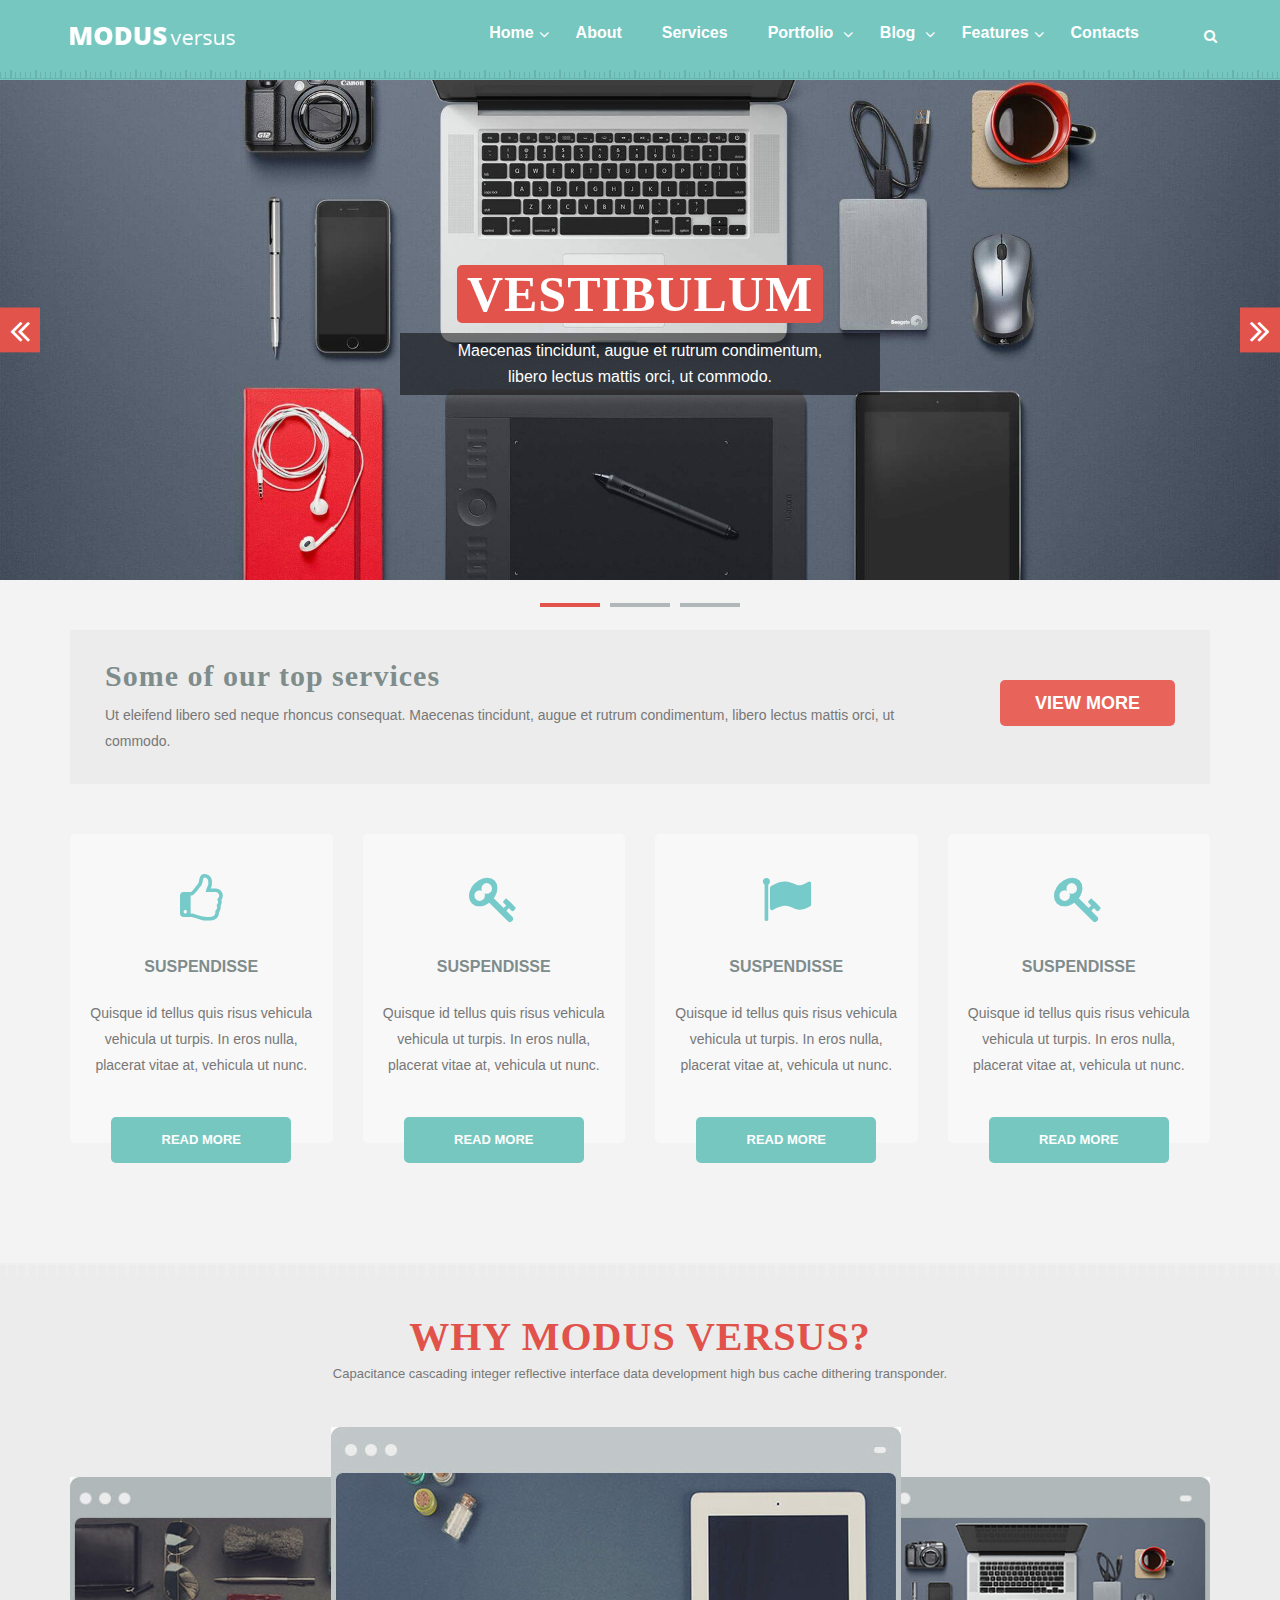
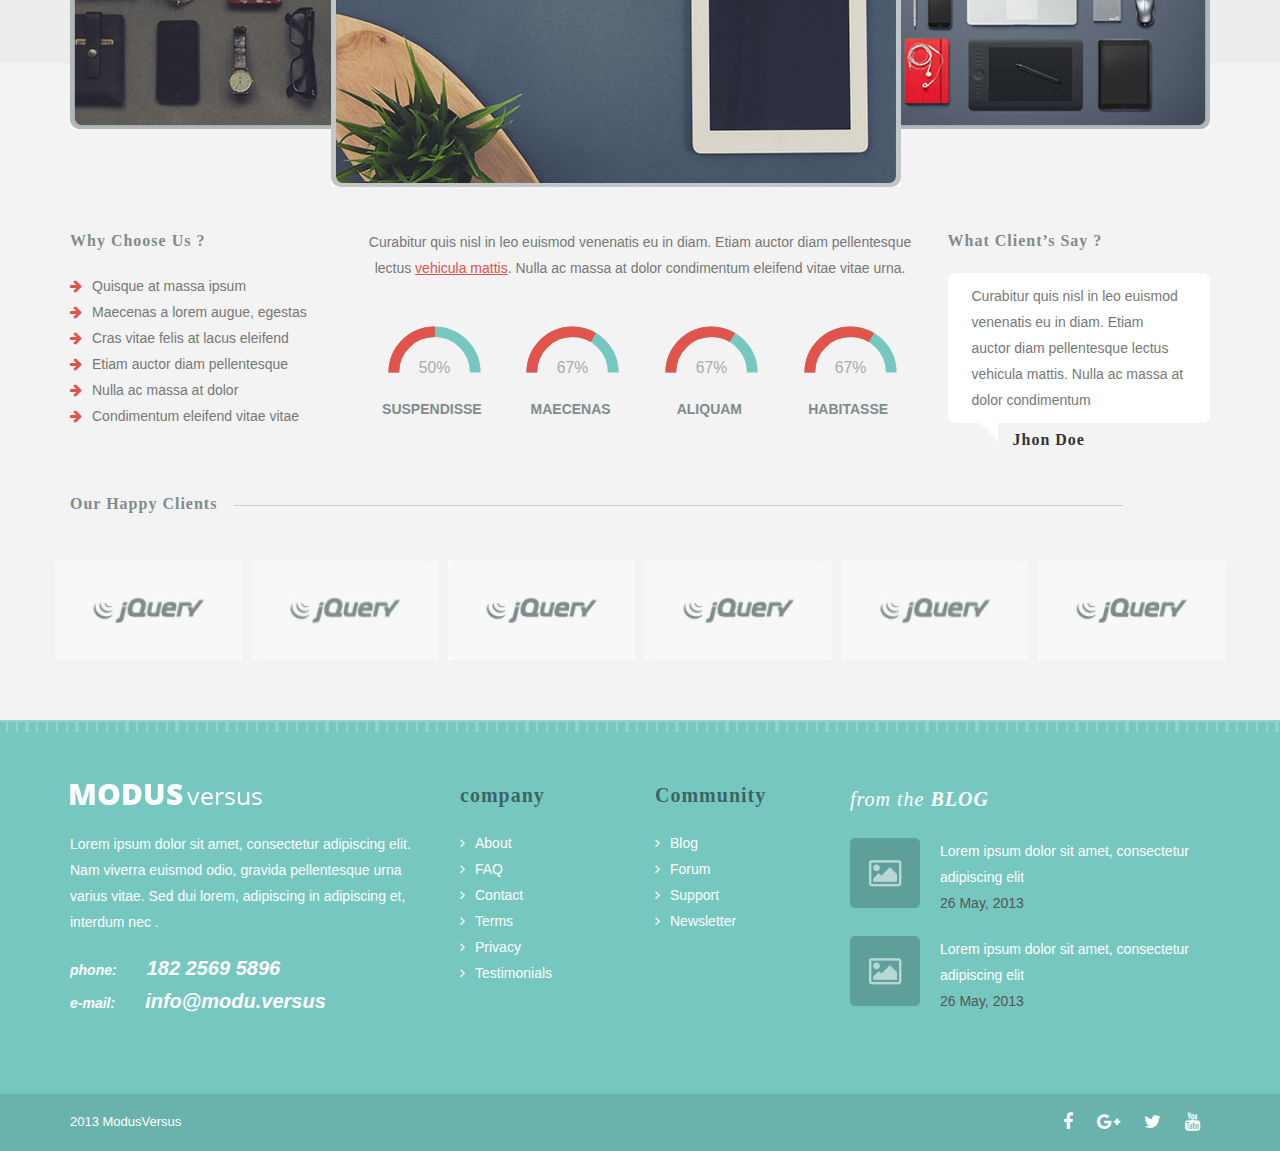
<file: index.html>
<!DOCTYPE html>
<html lang="en">
  <head>
    <meta charset="utf-8">
    <meta http-equiv="X-UA-Compatible" content="IE=edge">
    <meta name="viewport" content="width=device-width, initial-scale=1">
    <meta name="description" content="templatename is a multi purpose business templete suitable for insurance, Portfolio, corporate, car repair, construction or other business website">
    <meta name="keywords" content="Bootstrap, insurance, Portfolio, Car, Real Estate, Corporate, Multipurpose yemplete">
    <meta name="author" content="Jewel Hossain">
    
    <!-- Title -->
    <title>Modus Versus Templete</title>
    <!-- ALL CSS HERE-->
    <!-- Bootstrap -->
    <link href="Assets/css/bootstrap.min.css" rel="stylesheet">
    <!-- FontAwesome -->
    <link rel="stylesheet" href="Assets/css/font-awesome.css">
    <!-- et circliful -->
    <link rel="stylesheet" href="Assets/css/jquery.circliful.css">
    <!-- et carousel -->
    <link rel="stylesheet" href="Assets/css/owl.carousel.css">
    <!-- Animate CSS -->
    <link rel="stylesheet" href="Assets/css/animate.min.css">
    <!-- Animate CSS -->
    <link rel="stylesheet" href="Assets/css/owl.transitions.css">
    <!-- Main Style CSS -->
    <link rel="stylesheet" href="style.css">
    <!-- Responsive CSS -->
    <link rel="stylesheet" href="Assets/css/responsive.css">
    

    <!-- HTML5 shim and Respond.js for IE8 support of HTML5 elements and media queries -->
    <!-- WARNING: Respond.js doesn't work if you view the page via file:// -->
    <!--[if lt IE 9]>
      <script src="https://oss.maxcdn.com/html5shiv/3.7.3/html5shiv.min.js"></script>
      <script src="https://oss.maxcdn.com/respond/1.4.2/respond.min.js"></script>
    <![endif]-->
  </head>
  <body>
       <!-- Start Header area-->
       <div class="header-area">
           <div class="header">
               <div class="container">
                   <div class="row">
                       <div class="col-md-2">
                           <div class="logo">
                               <a href="#"><img src="Assets/images/logo.png" alt=""></a>
                           </div>
                       </div>
                       <div class="col-md-10">
                           <div class="main-menu">
                               <nav class="navbar navbar-default navbar-right">
                                    <!-- Brand and toggle get grouped for better mobile display -->
                                    <div class="navbar-header">
                                      <button type="button" class="navbar-toggle collapsed" data-toggle="collapse" data-target="#bs-example-navbar-collapse-1" aria-expanded="false">
                                        <span class="sr-only">Toggle navigation</span>
                                        <span class="icon-bar"></span>
                                        <span class="icon-bar"></span>
                                        <span class="icon-bar"></span>
                                      </button>
                                    </div>

                                    <!-- Collect the nav links, forms, and other content for toggling -->
                                    <div class="collapse navbar-collapse" id="bs-example-navbar-collapse-1">
                                      <ul class="nav navbar-nav">
                                        <li class="dropdown">
                                          <a href="index.html" class="dropdown-toggle" data-toggle="dropdown" role="button" aria-haspopup="true" aria-expanded="false">Home<span class="caret"></span></a>
                                          <ul class="dropdown-menu">
                                            <li><a href="index.html"><i class="fa fa-angle-right"></i> Home Style One</a></li>
                                            <li><a href="home-2.html"><i class="fa fa-angle-right"></i> Home Style Two</a></li>
                                            <li><a href="home-3.html"><i class="fa fa-angle-right"></i> Home Style Three</a></li>
                                          </ul>
                                        </li>
                                        <li><a href="about.html">About</a></li>
                                        <li><a href="#">Services</a></li>
                                        <li class="dropdown">
                                          <a href="#" class="dropdown-toggle" data-toggle="dropdown" role="button" aria-haspopup="true" aria-expanded="false">Portfolio <span class="caret"></span></a>
                                          <ul class="dropdown-menu">
                                            <li><a href="portfolio-1col.html"><i class="fa fa-angle-right"></i> Portfolio 1 column page</a></li>
                                            <li><a href="portfolio-2col.html"><i class="fa fa-angle-right"></i> Portfolio 2 column page</a></li>
                                            <li><a href="portfolio-3col.html"><i class="fa fa-angle-right"></i> Portfolio 3 column page</a></li>
                                            <li><a href="portfolio-4col.html"><i class="fa fa-angle-right"></i> Portfolio 4 column page</a></li>
                                          </ul>
                                        </li>
                                        <li class="dropdown">
                                          <a href="#" class="dropdown-toggle" data-toggle="dropdown" role="button" aria-haspopup="true" aria-expanded="false">Blog <span class="caret"></span></a>
                                          <ul class="dropdown-menu">
                                              <li><a href="single-blog.html"><i class="fa fa-angle-right"></i> Single Blog</a></li>
                                              <li><a href="blog-listing.html"><i class="fa fa-angle-right"></i> Listing Blog</a></li>
                                          </ul>
                                        </li>
                                        <li class="dropdown">
                                         <a href="#" class="dropdown-toggle" data-toggle="dropdown" role="button" aria-haspopup="true" aria-expanded="false">Features<span class="caret"></span></a>
                                          <ul class="dropdown-menu">
                                              <li><a href="feature-style-1.html"><i class="fa fa-angle-right"></i> Features Style One</a></li>
                                              <li><a href="feature-style-2.html"><i class="fa fa-angle-right"></i> Features Style Two</a></li>
                                              <li><a href="feature-style-3.html"><i class="fa fa-angle-right"></i> Features Style Three</a></li>
                                          </ul>
                                        </li>
                                        <li><a href="contact.html">Contacts</a></li>
                                      </ul>
                                    </div><!-- /.navbar-collapse -->
                                </nav>
                                <div class="search-area">
                                    <div class="header-search-bar">
                                       
                                    </div>
                                    <div class="search-box">
                                        <input type="search" name="" id="" placeholder="Search Keyword...">
                                     </div>
                                </div>
                           </div>
                       </div>
                   </div>
               </div>
           </div>
       </div>
       
       <!-- End Header area-->
       
       <!-- Start Slider area-->
       <div class="slider-area text-center">
           <div class="slider owl-carousel">
              <div class="single-slider slide-bg-1">
                   <div class="single-item-table">
                       <div class="single-item-tablecell">
                           <div class="container">
                               <div class="row">
                                   <div class="col-md-12">
                                       <div class="slider-content">
                                           <h1>VESTIBULUM</h1>
                                           <p>Maecenas tincidunt, augue et rutrum condimentum, libero lectus mattis orci, ut commodo.</p>
                                       </div>
                                   </div>
                               </div>
                           </div>
                       </div>
                   </div>
               </div>
               <div class="single-slider slide-bg-2">
                   <div class="single-item-table">
                       <div class="single-item-tablecell">
                           <div class="container">
                               <div class="row">
                                   <div class="col-md-12">
                                       <div class="slider-content">
                                           <h1>VESTIBULUM</h1>
                                           <p>Maecenas tincidunt, augue et rutrum condimentum, libero lectus mattis orci, ut commodo.</p>
                                       </div>
                                   </div>
                               </div>
                           </div>
                       </div>
                   </div>
               </div>
               <div class="single-slider slide-bg-3">
                   <div class="single-item-table">
                       <div class="single-item-tablecell">
                           <div class="container">
                               <div class="row">
                                   <div class="col-md-12">
                                       <div class="slider-content">
                                           <h1>VESTIBULUM</h1>
                                           <p>Maecenas tincidunt, augue et rutrum condimentum, libero lectus mattis orci, ut commodo.</p>
                                       </div>
                                   </div>
                               </div>
                           </div>
                       </div>
                   </div>
               </div>
           </div>
       </div>
       <!-- End Slider area-->
       
       
       <!-- Start Service area-->
       <div class="serive-area text-center">
           <div class="container">
              <!-- Start section intro area-->
                   <div class="section-intro text-left">
                       <div class="row">
                           <div class="col-md-9">
                               <div class="intro-content">
                                   <h2>Some of our top services</h2>
                                   <p>Ut eleifend libero sed neque rhoncus consequat. Maecenas tincidunt, augue et rutrum condimentum, libero lectus mattis orci, ut commodo. </p>
                               </div>
                           </div>
                           <div class="col-md-3 text-right">
                              <button class="read-more">view more</button>
                           </div>
                       </div>
                   </div>
               <!-- End section intro area-->
               <div class="row">
                   <div class="col-md-3">
                       <div class="service-box">
                           <div class="box-icon">
                               <i class="fa fa-thumbs-o-up"></i>
                               <span>SUSPENDISSE</span>
                           </div>
                           <p> Quisque id tellus quis risus vehicula vehicula ut turpis. In eros nulla, placerat vitae at, vehicula ut nunc. </p>
                           <button class="read-more">Read More</button>
                       </div>
                   </div>
                   <div class="col-md-3">
                       <div class="service-box">
                           <div class="box-icon">
                               <i class="fa fa-key"></i>
                               <span>SUSPENDISSE</span>
                           </div>
                           <p> Quisque id tellus quis risus vehicula vehicula ut turpis. In eros nulla, placerat vitae at, vehicula ut nunc. </p>
                           <button class="read-more">Read More</button>
                       </div>
                   </div>
                   <div class="col-md-3">
                       <div class="service-box">
                           <div class="box-icon">
                               <i class="fa fa-flag"></i>
                               <span>SUSPENDISSE</span>
                           </div>
                           <p> Quisque id tellus quis risus vehicula vehicula ut turpis. In eros nulla, placerat vitae at, vehicula ut nunc. </p>
                           <button class="read-more">Read More</button>
                       </div>
                   </div>
                   <div class="col-md-3">
                       <div class="service-box">
                           <div class="box-icon">
                               <i class="fa fa-key"></i>
                               <span>SUSPENDISSE</span>
                           </div>
                           <p> Quisque id tellus quis risus vehicula vehicula ut turpis. In eros nulla, placerat vitae at, vehicula ut nunc. </p>
                           <button class="read-more">Read More</button>
                       </div>
                   </div>
               </div>
           </div>
       </div>
       <!-- End Service area-->
       
       <!-- Start why-choose area-->
       <div class="why-choose-area text-center">
           <div class="container">
              <div class="row">
                  <div class="col-md-12">
                      <div class="section-title">
                          <h1>WHY MODUS VERSUS?</h1>
                          <p>Capacitance cascading integer reflective interface data development high bus cache dithering transponder.  </p>
                      </div>
                  </div>
              </div>
               <div class="row">
                   <div class="choose-img">
                       <div class="col-md-4">
                           <div class="choose-img-1">
                               <img src="Assets/images/2.jpg" alt="">
                           </div>
                       </div>
                       <div class="col-md-4">
                           <div class="choose-img-2">
                               <img src="Assets/images/1.jpg" alt="">
                           </div>
                       </div>
                       <div class="col-md-4">
                           <div class="choose-img-3">
                               <img src="Assets/images/3.jpg" alt="">
                           </div>
                       </div>
                   </div>
               </div>
           </div>
           <div class="choose-content">
               <div class="container">
                   <div class="row">
                       <div class="col-md-3">
                           <div class="choose-list text-left">
                               <div class="list-title">
                                   <h5>Why Choose Us ?</h5>
                               </div>
                               <ul>
                                   <li><a href="#"><i class="fa fa-arrow-right"></i>Quisque at massa ipsum </a></li>
                                   <li><a href="#"><i class="fa fa-arrow-right"></i>Maecenas a lorem augue, egestas</a></li>
                                   <li><a href="#"><i class="fa fa-arrow-right"></i>Cras vitae felis at lacus eleifend </a></li>
                                   <li><a href="#"><i class="fa fa-arrow-right"></i>Etiam auctor diam pellentesque</a></li>
                                   <li><a href="#"><i class="fa fa-arrow-right"></i>Nulla ac massa at dolor</a></li>
                                   <li><a href="#"><i class="fa fa-arrow-right"></i>Condimentum eleifend vitae vitae </a></li>
                               </ul>
                           </div>
                       </div>
                       <div class="col-md-6">
                           <div class="choose-counter-box">
                              <div class="counter-content">
                                  <p>Curabitur quis nisl in leo euismod venenatis eu in diam. Etiam auctor diam pellentesque lectus <a href="#">vehicula mattis</a>. Nulla ac massa at dolor condimentum eleifend vitae vitae urna.</p>
                              </div>
                              <div class="counter-progress">
                                   <div id="circle-1">
                                       <p>SUSPENDISSE </p>
                                   </div>
                                   <div id="circle-2">
                                       <p>MAECENAS</p>
                                   </div>
                                   <div id="circle-3">
                                       <p>ALIQUAM </p>
                                   </div>
                                   <div id="circle-4">
                                       <p>HABITASSE </p>
                                   </div>
                              </div>
                           </div>
                       </div>
                       <div class="col-md-3">
                           <div class="choose-list text-left">
                               <div class="list-title">
                                   <h5>What Client’s Say ?</h5>
                               </div>
                               <p>Curabitur quis nisl in leo euismod venenatis eu in diam. Etiam auctor diam pellentesque lectus vehicula mattis. Nulla ac massa at dolor condimentum</p>
                               <div class="client-name">
                                   <h5>Jhon Doe</h5>
                               </div>
                           </div>
                       </div>
                   </div>
               </div>
           </div>
       </div>
       <!-- End why-choose area-->
       
       <!-- Start client area-->
       <div class="client-area">
           <div class="container">
              <div class="row">
                  <div class="col-md-12">
                      <div class="client-title">
                          <h5>Our Happy Clients</h5>
                      </div>
                  </div>
              </div>
               <div class="row">
                   <div class="client-carousel owl-carousel">
                       <div class="single-item">
                          <div class="client-img"><img src="Assets/images/client/1.jpg" alt=""></div>
                        </div>
                        <div class="single-item">
                          <div class="client-img"><img src="Assets/images/client/1.jpg" alt=""></div>
                        </div>
                        <div class="single-item">
                          <div class="client-img"><img src="Assets/images/client/1.jpg" alt=""></div>
                        </div>
                        <div class="single-item">
                          <div class="client-img"><img src="Assets/images/client/1.jpg" alt=""></div>
                        </div>
                        <div class="single-item">
                          <div class="client-img"><img src="Assets/images/client/1.jpg" alt=""></div>
                        </div>
                        <div class="single-item">
                          <div class="client-img"><img src="Assets/images/client/1.jpg" alt=""></div>
                        </div>
                   </div>
               </div>
           </div>
       </div>
       <!-- End client area-->
       
       <!-- Start Footer area-->
       <footer class="footer-area">
           <div class="container">
               <div class="row">
                   <div class="col-md-4">
                       <div class="footer-content">
                           <div class="footer-logo">
                               <img src="Assets/images/logo.png" alt="">
                           </div>
                           <p>Lorem ipsum dolor sit amet, consectetur adipiscing elit. Nam viverra euismod odio, gravida pellentesque urna varius vitae. Sed dui lorem, adipiscing in adipiscing et, interdum nec .</p>
                           <div class="footer-contact">
                               <p><span>phone:</span>182 2569 5896</p>
                               <p><span>e-mail:</span>info@modu.versus</p>
                           </div>
                       </div>
                   </div>
                   <div class="col-md-2">
                       <div class="footer-links">
                           <div class="footer-title">
                               <h4>company</h4>
                           </div>
                           <ul>
                               <li><a href="#"><i class="fa fa-angle-right"></i>About</a></li>
                               <li><a href="#"><i class="fa fa-angle-right"></i>FAQ</a></li>
                               <li><a href="#"><i class="fa fa-angle-right"></i>Contact</a></li>
                               <li><a href="#"><i class="fa fa-angle-right"></i>Terms</a></li>
                               <li><a href="#"><i class="fa fa-angle-right"></i>Privacy</a></li>
                               <li><a href="#"><i class="fa fa-angle-right"></i>Testimonials</a></li>
                           </ul>
                       </div>
                   </div>
                   <div class="col-md-2">
                       <div class="footer-links">
                           <div class="footer-title">
                               <h4>Community</h4>
                           </div>
                           <ul>
                               <li><a href="#"><i class="fa fa-angle-right"></i>Blog</a></li>
                               <li><a href="#"><i class="fa fa-angle-right"></i>Forum</a></li>
                               <li><a href="#"><i class="fa fa-angle-right"></i>Support</a></li>
                               <li><a href="#"><i class="fa fa-angle-right"></i>Newsletter</a></li> 
                           </ul>
                       </div>
                   </div>
                   <div class="col-md-4">
                      <div class="footer-content">
                          <div class="footer-title">
                              <h3>from the <strong>BLOG</strong></h3>
                          </div>
                          <div class="footer-post">
                              <a href="#"><img src="Assets/images/footer/1.png" alt=""></a>
                              <div class="post-content">
                                  <p>Lorem ipsum dolor sit amet, consectetur adipiscing elit</p>
                                  <span>26 May, 2013</span>
                              </div>                          
                          </div>
                          <div class="footer-post">
                              <a href="#"><img src="Assets/images/footer/1.png" alt=""></a>
                              <div class="post-content">
                                  <p>Lorem ipsum dolor sit amet, consectetur adipiscing elit</p>
                                  <span>26 May, 2013</span>
                              </div>                          
                          </div>
                      </div>
                   </div>
               </div>
           </div>
       </footer>
       <!-- End Footer area-->
       
       <!-- Start Footer bottom area-->
       <div class="footer-bottom">
           <div class="container">
               <div class="row">
                   <div class="col-md-6">
                       <div class="bootom-content text-left">
                           <p>2013  ModusVersus</p>
                       </div>
                   </div>
                   <div class="col-md-6">
                       <div class="social-links text-right">
                           <ul>
                               <li><a href=""><i class="fa fa-facebook"></i></a></li>
                               <li><a href=""><i class="fa fa-google-plus"></i></a></li>
                               <li><a href=""><i class="fa fa-twitter"></i></a></li>
                               <li><a href=""><i class="fa fa-youtube"></i></a></li>
                           </ul>
                       </div>
                   </div>
               </div>
           </div>
       </div>
       <!-- End Footer bottom area-->
      
    <!-- jQuery (necessary for Bootstrap's JavaScript plugins) -->
    <script src="Assets/js/jquery-3.1.1.min.js"></script>
    <!-- Include all compiled plugins (below), or include individual files as needed -->
    <!-- Bootstrap JS-->
    <script src="Assets/js/bootstrap.min.js"></script>
    <!-- circliful JS-->
    <script src="Assets/js/jquery.circliful.js"></script>
    <!-- wow JS-->
    <script src="Assets/js/wow.js"></script>
    <!-- carousel JS-->
    <script src="Assets/js/owl.carousel.js"></script>
    <!-- main JS-->
    <script src="Assets/js/main.js"></script>
    
    
    
    
    
    <script>
     $(document).ready(function () {
            $("#circle-1").circliful({
                animationSetp:5,
                foregroundBorderWidth: 15,
                backgroundBorderWidth: 15,
                percent: 50,
                halfCircle:1,
                backgroundColor:'#76c7c0',
                textColor: '#7f8c8c',
                textSize: 28,
                textStyle:'font-size: 16px; font-weight: bold',
                foregroundColor:'#e2534b',
            });
            $("#circle-2").circliful({
                animationSetp:5,
                foregroundBorderWidth: 15,
                backgroundBorderWidth: 15,
                percent: 70,
                halfCircle:1,
                backgroundColor:'#76c7c0',
                textColor: '#7f8c8c',
                textSize: 28,
                textStyle:'font-size: 16px; font-weight: bold',
                foregroundColor:'#e2534b',
            });
            $(" #circle-3").circliful({
                animationSetp:5,
                foregroundBorderWidth: 15,
                backgroundBorderWidth: 15,
                percent: 80,
                halfCircle:1,
                backgroundColor:'#76c7c0',
                textColor: '#7f8c8c',
                textSize: 28,
                textStyle:'font-size: 16px; font-weight: bold',
                foregroundColor:'#e2534b',
            });
            $("#circle-4").circliful({
                animationSetp:5,
                foregroundBorderWidth: 15,
                backgroundBorderWidth: 15,
                percent: 100,
                halfCircle:1,
                backgroundColor:'#76c7c0',
                textColor: '#7f8c8c',
                textSize: 28,
                textStyle:'font-size: 16px; font-weight: bold',
                foregroundColor:'#e2534b',
            });
         
        });
    </script>
  </body>
</html>
</file>
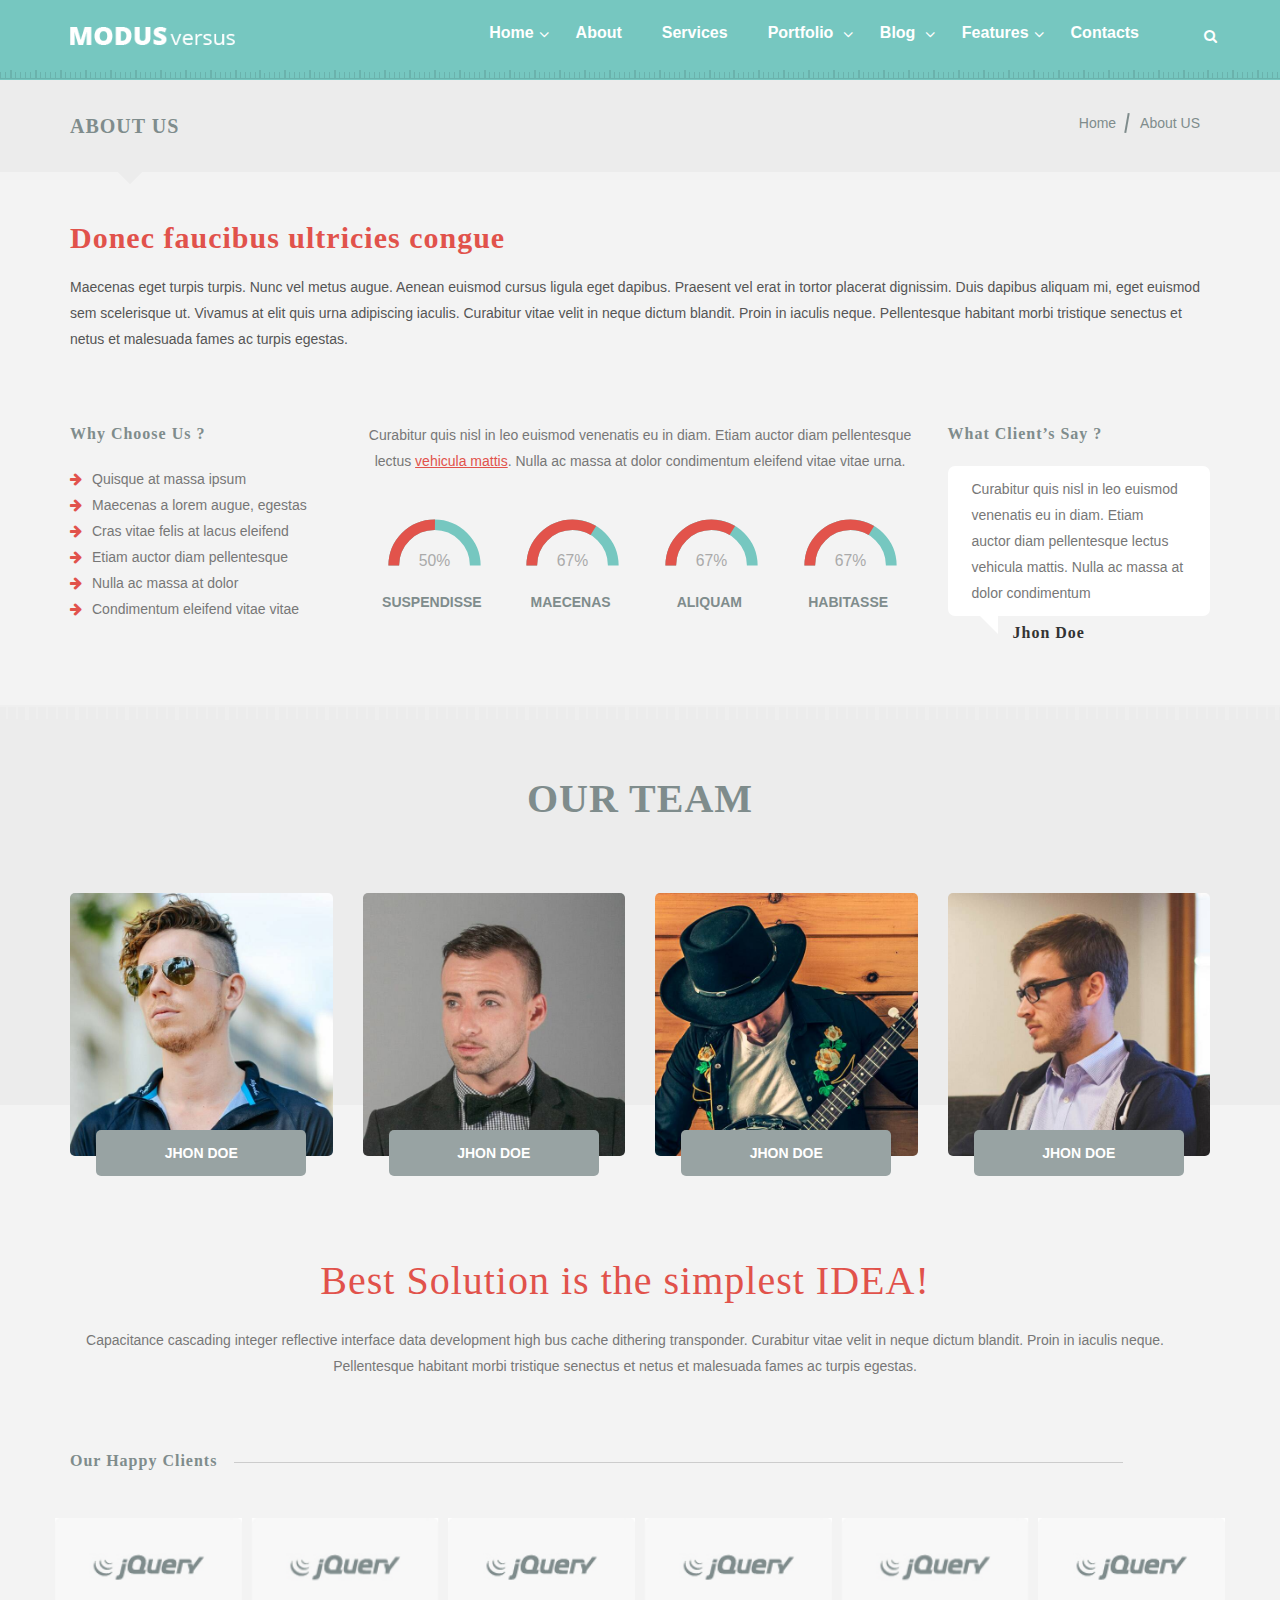
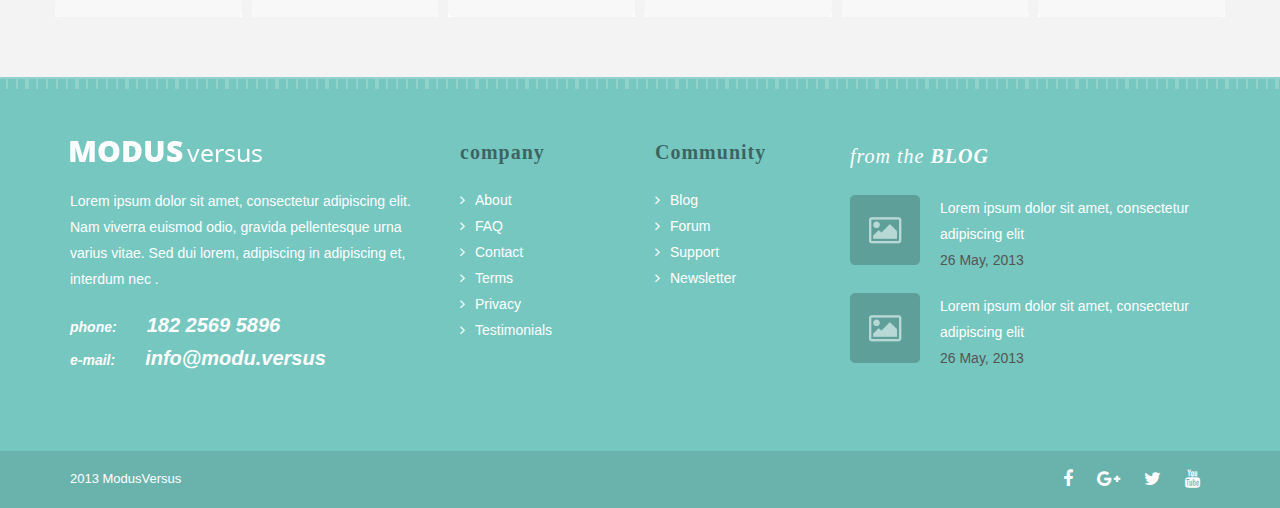
<file: about.html>
<!DOCTYPE html>
<html lang="en">
  <head>
    <meta charset="utf-8">
    <meta http-equiv="X-UA-Compatible" content="IE=edge">
    <meta name="viewport" content="width=device-width, initial-scale=1">
    <meta name="description" content="templatename is a multi purpose business templete suitable for insurance, Portfolio, corporate, car repair, construction or other business website">
    <meta name="keywords" content="Bootstrap, insurance, Portfolio, Car, Real Estate, Corporate, Multipurpose yemplete">
    <meta name="author" content="Jewel Hossain">
    
    <!-- Title -->
    <title>Modus Versus HTML Templete</title>
    <!-- ALL CSS HERE-->
    <!-- Bootstrap -->
    <link href="Assets/css/bootstrap.min.css" rel="stylesheet">
    <!-- FontAwesome -->
    <link rel="stylesheet" href="Assets/css/font-awesome.css">
    <!-- et circliful -->
    <link rel="stylesheet" href="Assets/css/jquery.circliful.css">
    <!-- et carousel -->
    <link rel="stylesheet" href="Assets/css/owl.carousel.css">
    <!-- Animate CSS -->
    <link rel="stylesheet" href="Assets/css/animate.min.css">
    <!-- Animate CSS -->
    <link rel="stylesheet" href="Assets/css/owl.transitions.css">
    <!-- Main Style CSS -->
    <link rel="stylesheet" href="style.css">
    <!-- Responsive CSS -->
    <link rel="stylesheet" href="Assets/css/responsive.css">
    

    <!-- HTML5 shim and Respond.js for IE8 support of HTML5 elements and media queries -->
    <!-- WARNING: Respond.js doesn't work if you view the page via file:// -->
    <!--[if lt IE 9]>
      <script src="https://oss.maxcdn.com/html5shiv/3.7.3/html5shiv.min.js"></script>
      <script src="https://oss.maxcdn.com/respond/1.4.2/respond.min.js"></script>
    <![endif]-->
  </head>
  <body>
       <!-- Start Header area-->
       <div class="header-area">
           <div class="header">
               <div class="container">
                   <div class="row">
                       <div class="col-md-2">
                           <div class="logo">
                               <a href="#"><img src="Assets/images/logo.png" alt=""></a>
                           </div>
                       </div>
                       <div class="col-md-10">
                           <div class="main-menu">
                               <nav class="navbar navbar-default navbar-right">
                                    <!-- Brand and toggle get grouped for better mobile display -->
                                    <div class="navbar-header">
                                      <button type="button" class="navbar-toggle collapsed" data-toggle="collapse" data-target="#bs-example-navbar-collapse-1" aria-expanded="false">
                                        <span class="sr-only">Toggle navigation</span>
                                        <span class="icon-bar"></span>
                                        <span class="icon-bar"></span>
                                        <span class="icon-bar"></span>
                                      </button>
                                    </div>

                                    <!-- Collect the nav links, forms, and other content for toggling -->
                                    <div class="collapse navbar-collapse" id="bs-example-navbar-collapse-1">
                                      <ul class="nav navbar-nav">
                                        <li class="dropdown">
                                          <a href="index.html" class="dropdown-toggle" data-toggle="dropdown" role="button" aria-haspopup="true" aria-expanded="false">Home<span class="caret"></span></a>
                                          <ul class="dropdown-menu">
                                            <li><a href="index.html"><i class="fa fa-angle-right"></i> Home Style One</a></li>
                                            <li><a href="home-2.html"><i class="fa fa-angle-right"></i> Home Style Two</a></li>
                                            <li><a href="home-3.html"><i class="fa fa-angle-right"></i> Home Style Three</a></li>
                                          </ul>
                                        </li>
                                        <li><a href="about.html">About</a></li>
                                        <li><a href="service.html">Services</a></li>
                                        <li class="dropdown">
                                          <a href="#" class="dropdown-toggle" data-toggle="dropdown" role="button" aria-haspopup="true" aria-expanded="false">Portfolio <span class="caret"></span></a>
                                          <ul class="dropdown-menu">
                                            <li><a href="portfolio-1col.html"><i class="fa fa-angle-right"></i> Portfolio 1 column page</a></li>
                                            <li><a href="portfolio-2col.html"><i class="fa fa-angle-right"></i> Portfolio 2 column page</a></li>
                                            <li><a href="portfolio-3col.html"><i class="fa fa-angle-right"></i> Portfolio 3 column page</a></li>
                                            <li><a href="portfolio-4col.html"><i class="fa fa-angle-right"></i> Portfolio 4 column page</a></li>
                                          </ul>
                                        </li>
                                        <li class="dropdown">
                                          <a href="#" class="dropdown-toggle" data-toggle="dropdown" role="button" aria-haspopup="true" aria-expanded="false">Blog <span class="caret"></span></a>
                                          <ul class="dropdown-menu">
                                              <li><a href="single-blog.html"><i class="fa fa-angle-right"></i> Single Blog</a></li>
                                              <li><a href="blog-listing.html"><i class="fa fa-angle-right"></i> Listing Blog</a></li>
                                          </ul>
                                        </li>
                                        <li class="dropdown">
                                         <a href="#" class="dropdown-toggle" data-toggle="dropdown" role="button" aria-haspopup="true" aria-expanded="false">Features<span class="caret"></span></a>
                                          <ul class="dropdown-menu">
                                              <li><a href="feature-style-1.html"><i class="fa fa-angle-right"></i> Features Style One</a></li>
                                              <li><a href="feature-style-2.html"><i class="fa fa-angle-right"></i> Features Style Two</a></li>
                                              <li><a href="feature-style-3.html"><i class="fa fa-angle-right"></i> Features Style Three</a></li>
                                          </ul>
                                        </li>
                                        <li><a href="contact.html">Contacts</a></li>
                                      </ul>
                                    </div><!-- /.navbar-collapse -->
                                </nav>
                                <div class="search-area">
                                    <div class="header-search-bar">
                                       
                                    </div>
                                    <div class="search-box">
                                        <input type="search" name="" id="" placeholder="Search Keyword...">
                                     </div>
                                </div>
                           </div>
                       </div>
                   </div>
               </div>
           </div>
       </div>
       
       <!-- End Header area-->
       
       <!-- Start about area-->
       <div class="about-heading">
           <div class="container">
               <div class="row">
                   <div class="col-md-6">
                       <h2 class="text-left">ABOUT US</h2>
                   </div>
                   <div class="col-md-6">
                       <div class="about-link text-right">
                           <ul>
                               <li><a href="index.html">Home</a></li>
                               <li><a href="about.html">About US</a></li>
                           </ul>
                       </div>
                   </div>
               </div>
           </div>
       </div>
       <!-- End about area-->
       
       <!-- Start why-choose area-->
       <div class="choose-area text-center">
           <div class="choose-content">
               <div class="container">
                  <div class="row">
                      <div class="col-md-12">
                          <div class="choose-details text-left">
                              <h2>Donec faucibus ultricies congue</h2>
                              <p>Maecenas eget turpis turpis. Nunc vel metus augue. Aenean euismod cursus ligula eget dapibus. Praesent vel erat in tortor placerat dignissim. Duis dapibus aliquam mi, eget euismod sem scelerisque ut. Vivamus at elit quis urna adipiscing iaculis. Curabitur vitae velit in neque dictum blandit. Proin in iaculis neque. Pellentesque habitant morbi tristique senectus et netus et malesuada fames ac turpis egestas.</p>
                          </div>
                      </div>
                  </div>
                   <div class="row">
                       <div class="col-md-3">
                           <div class="choose-list text-left">
                               <div class="list-title">
                                   <h5>Why Choose Us ?</h5>
                               </div>
                               <ul>
                                   <li><a href="#"><i class="fa fa-arrow-right"></i>Quisque at massa ipsum </a></li>
                                   <li><a href="#"><i class="fa fa-arrow-right"></i>Maecenas a lorem augue, egestas</a></li>
                                   <li><a href="#"><i class="fa fa-arrow-right"></i>Cras vitae felis at lacus eleifend </a></li>
                                   <li><a href="#"><i class="fa fa-arrow-right"></i>Etiam auctor diam pellentesque</a></li>
                                   <li><a href="#"><i class="fa fa-arrow-right"></i>Nulla ac massa at dolor</a></li>
                                   <li><a href="#"><i class="fa fa-arrow-right"></i>Condimentum eleifend vitae vitae </a></li>
                               </ul>
                           </div>
                       </div>
                       <div class="col-md-6">
                           <div class="choose-counter-box">
                              <div class="counter-content">
                                  <p>Curabitur quis nisl in leo euismod venenatis eu in diam. Etiam auctor diam pellentesque lectus <a href="#">vehicula mattis</a>. Nulla ac massa at dolor condimentum eleifend vitae vitae urna.</p>
                              </div>
                              <div class="counter-progress">
                                   <div id="circle-1">
                                       <p>SUSPENDISSE </p>
                                   </div>
                                   <div id="circle-2">
                                       <p>MAECENAS</p>
                                   </div>
                                   <div id="circle-3">
                                       <p>ALIQUAM </p>
                                   </div>
                                   <div id="circle-4">
                                       <p>HABITASSE </p>
                                   </div>
                              </div>
                           </div>
                       </div>
                       <div class="col-md-3">
                           <div class="choose-list text-left">
                               <div class="list-title">
                                   <h5>What Client’s Say ?</h5>
                               </div>
                               <p>Curabitur quis nisl in leo euismod venenatis eu in diam. Etiam auctor diam pellentesque lectus vehicula mattis. Nulla ac massa at dolor condimentum</p>
                               <div class="client-name">
                                   <h5>Jhon Doe</h5>
                               </div>
                           </div>
                       </div>
                   </div>
               </div>
           </div>
       </div>
       <!-- End why-choose area-->
       
       <!-- Start team area-->
       <div class="team-area">
           <div class="container">
               <div class="row">
                   <div class="col-md-12">
                       <div class="section-title">
                           <h1>OUR TEAM</h1>
                       </div>
                   </div>
               </div>
               <div class="row">
                   <div class="col-md-3">
                       <div class="team-box">
                           <div class="team-img"><img src="Assets/images/about/ourteam/person1.jpg" alt=""></div>
                           <button class="read-more">Jhon DOE</button>
                           <div class="team-hover">
                               <p>Curabitur quis nisl in leo euismod venenatis eu in diam. Etiam auctor diam pellentesque lectus vehicula mattis. Nulla ac massa at dolor condimentum</p>
                               <div class="social-links">
                                   <ul>
                                       <li><a href=""><i class="fa fa-facebook"></i></a></li>
                                       <li><a href=""><i class="fa fa-twitter"></i></a></li>
                                       <li><a href=""><i class="fa fa-google-plus"></i></a></li>
                                       <li><a href=""><i class="fa fa-linkedin"></i></a></li>
                                   </ul>
                               </div>
                           </div>
                       </div>
                   </div>
                   <div class="col-md-3">
                       <div class="team-box">
                           <div class="team-img"><img src="Assets/images/about/ourteam/person4.jpg" alt=""></div>
                           <button class="read-more">Jhon DOE</button>
                           <div class="team-hover">
                               <p>Curabitur quis nisl in leo euismod venenatis eu in diam. Etiam auctor diam pellentesque lectus vehicula mattis. Nulla ac massa at dolor condimentum</p>
                               <div class="social-links">
                                   <ul>
                                       <li><a href=""><i class="fa fa-facebook"></i></a></li>
                                       <li><a href=""><i class="fa fa-twitter"></i></a></li>
                                       <li><a href=""><i class="fa fa-google-plus"></i></a></li>
                                       <li><a href=""><i class="fa fa-linkedin"></i></a></li>
                                   </ul>
                               </div>
                           </div>
                       </div>
                   </div>
                   <div class="col-md-3">
                       <div class="team-box">
                           <div class="team-img"><img src="Assets/images/about/ourteam/person5.jpg" alt=""></div>
                           <button class="read-more">Jhon DOE</button>
                           <div class="team-hover">
                               <p>Curabitur quis nisl in leo euismod venenatis eu in diam. Etiam auctor diam pellentesque lectus vehicula mattis. Nulla ac massa at dolor condimentum</p>
                               <div class="social-links">
                                   <ul>
                                       <li><a href=""><i class="fa fa-facebook"></i></a></li>
                                       <li><a href=""><i class="fa fa-twitter"></i></a></li>
                                       <li><a href=""><i class="fa fa-google-plus"></i></a></li>
                                       <li><a href=""><i class="fa fa-linkedin"></i></a></li>
                                   </ul>
                               </div>
                           </div>
                       </div>
                   </div>
                   <div class="col-md-3">
                       <div class="team-box">
                           <div class="team-img"><img src="Assets/images/about/ourteam/person6.jpg" alt=""></div>
                           <button class="read-more">Jhon DOE</button>
                           <div class="team-hover">
                               <p>Curabitur quis nisl in leo euismod venenatis eu in diam. Etiam auctor diam pellentesque lectus vehicula mattis. Nulla ac massa at dolor condimentum</p>
                               <div class="social-links">
                                   <ul>
                                       <li><a href=""><i class="fa fa-facebook"></i></a></li>
                                       <li><a href=""><i class="fa fa-twitter"></i></a></li>
                                       <li><a href=""><i class="fa fa-google-plus"></i></a></li>
                                       <li><a href=""><i class="fa fa-linkedin"></i></a></li>
                                   </ul>
                               </div>
                           </div>
                       </div>
                   </div>
               </div>
           </div>
       </div>
       <!-- End team area-->
       
       
       
       <!-- Start client area-->
       <div class="client-area">
          <div class="seperator"></div>
           <div class="container">
             <div class="row  col-md-12">
                 <div class="client-details text-center">
                     <h2>Best Solution is the simplest IDEA!</h2>
                     <p>Capacitance cascading integer reflective interface data development high bus cache dithering transponder. Curabitur vitae velit in neque dictum blandit. Proin in iaculis neque. Pellentesque habitant morbi tristique senectus et netus et malesuada fames ac turpis egestas. </p>
                 </div>
             </div>
              <div class="row">
                  <div class="col-md-12">
                      <div class="client-title">
                          <h5>Our Happy Clients</h5>
                      </div>
                  </div>
              </div>
               <div class="row">
                   <div class="client-carousel owl-carousel">
                       <div class="single-item">
                          <div class="client-img"><img src="Assets/images/client/1.jpg" alt=""></div>
                        </div>
                        <div class="single-item">
                          <div class="client-img"><img src="Assets/images/client/1.jpg" alt=""></div>
                        </div>
                        <div class="single-item">
                          <div class="client-img"><img src="Assets/images/client/1.jpg" alt=""></div>
                        </div>
                        <div class="single-item">
                          <div class="client-img"><img src="Assets/images/client/1.jpg" alt=""></div>
                        </div>
                        <div class="single-item">
                          <div class="client-img"><img src="Assets/images/client/1.jpg" alt=""></div>
                        </div>
                        <div class="single-item">
                          <div class="client-img"><img src="Assets/images/client/1.jpg" alt=""></div>
                        </div>
                   </div>
               </div>
           </div>
       </div>
       <!-- End client area-->
       
       <!-- Start Footer area-->
       <footer class="footer-area">
           <div class="container">
               <div class="row">
                   <div class="col-md-4">
                       <div class="footer-content">
                           <div class="footer-logo">
                               <img src="Assets/images/logo.png" alt="">
                           </div>
                           <p>Lorem ipsum dolor sit amet, consectetur adipiscing elit. Nam viverra euismod odio, gravida pellentesque urna varius vitae. Sed dui lorem, adipiscing in adipiscing et, interdum nec .</p>
                           <div class="footer-contact">
                               <p><span>phone:</span>182 2569 5896</p>
                               <p><span>e-mail:</span>info@modu.versus</p>
                           </div>
                       </div>
                   </div>
                   <div class="col-md-2">
                       <div class="footer-links">
                           <div class="footer-title">
                               <h4>company</h4>
                           </div>
                           <ul>
                               <li><a href="#"><i class="fa fa-angle-right"></i>About</a></li>
                               <li><a href="#"><i class="fa fa-angle-right"></i>FAQ</a></li>
                               <li><a href="#"><i class="fa fa-angle-right"></i>Contact</a></li>
                               <li><a href="#"><i class="fa fa-angle-right"></i>Terms</a></li>
                               <li><a href="#"><i class="fa fa-angle-right"></i>Privacy</a></li>
                               <li><a href="#"><i class="fa fa-angle-right"></i>Testimonials</a></li>
                           </ul>
                       </div>
                   </div>
                   <div class="col-md-2">
                       <div class="footer-links">
                           <div class="footer-title">
                               <h4>Community</h4>
                           </div>
                           <ul>
                               <li><a href="#"><i class="fa fa-angle-right"></i>Blog</a></li>
                               <li><a href="#"><i class="fa fa-angle-right"></i>Forum</a></li>
                               <li><a href="#"><i class="fa fa-angle-right"></i>Support</a></li>
                               <li><a href="#"><i class="fa fa-angle-right"></i>Newsletter</a></li> 
                           </ul>
                       </div>
                   </div>
                   <div class="col-md-4">
                      <div class="footer-content">
                          <div class="footer-title">
                              <h3>from the <strong>BLOG</strong></h3>
                          </div>
                          <div class="footer-post">
                              <a href="#"><img src="Assets/images/footer/1.png" alt=""></a>
                              <div class="post-content">
                                  <p>Lorem ipsum dolor sit amet, consectetur adipiscing elit</p>
                                  <span>26 May, 2013</span>
                              </div>                          
                          </div>
                          <div class="footer-post">
                              <a href="#"><img src="Assets/images/footer/1.png" alt=""></a>
                              <div class="post-content">
                                  <p>Lorem ipsum dolor sit amet, consectetur adipiscing elit</p>
                                  <span>26 May, 2013</span>
                              </div>                          
                          </div>
                      </div>
                   </div>
               </div>
           </div>
       </footer>
       <!-- End Footer area-->
       
       <!-- Start Footer bottom area-->
       <div class="footer-bottom">
           <div class="container">
               <div class="row">
                   <div class="col-md-6">
                       <div class="bootom-content text-left">
                           <p>2013  ModusVersus</p>
                       </div>
                   </div>
                   <div class="col-md-6">
                       <div class="social-links text-right">
                           <ul>
                               <li><a href=""><i class="fa fa-facebook"></i></a></li>
                               <li><a href=""><i class="fa fa-google-plus"></i></a></li>
                               <li><a href=""><i class="fa fa-twitter"></i></a></li>
                               <li><a href=""><i class="fa fa-youtube"></i></a></li>
                           </ul>
                       </div>
                   </div>
               </div>
           </div>
       </div>
       <!-- End Footer bottom area-->
      
    <!-- jQuery (necessary for Bootstrap's JavaScript plugins) -->
    <script src="Assets/js/jquery-3.1.1.min.js"></script>
    <!-- Include all compiled plugins (below), or include individual files as needed -->
    <!-- Bootstrap JS-->
    <script src="Assets/js/bootstrap.min.js"></script>
    <!-- circliful JS-->
    <script src="Assets/js/jquery.circliful.js"></script>
    <!-- wow JS-->
    <script src="Assets/js/wow.js"></script>
    <!-- carousel JS-->
    <script src="Assets/js/owl.carousel.js"></script>
    <!-- main JS-->
    <script src="Assets/js/main.js"></script>
    
    
    
    
    
    <script>
     $(document).ready(function () {
            $("#circle-1").circliful({
                animationSetp:5,
                foregroundBorderWidth: 15,
                backgroundBorderWidth: 15,
                percent: 50,
                halfCircle:1,
                backgroundColor:'#76c7c0',
                textColor: '#7f8c8c',
                textSize: 28,
                textStyle:'font-size: 16px; font-weight: bold',
                foregroundColor:'#e2534b',
            });
            $("#circle-2").circliful({
                animationSetp:5,
                foregroundBorderWidth: 15,
                backgroundBorderWidth: 15,
                percent: 70,
                halfCircle:1,
                backgroundColor:'#76c7c0',
                textColor: '#7f8c8c',
                textSize: 28,
                textStyle:'font-size: 16px; font-weight: bold',
                foregroundColor:'#e2534b',
            });
            $(" #circle-3").circliful({
                animationSetp:5,
                foregroundBorderWidth: 15,
                backgroundBorderWidth: 15,
                percent: 80,
                halfCircle:1,
                backgroundColor:'#76c7c0',
                textColor: '#7f8c8c',
                textSize: 28,
                textStyle:'font-size: 16px; font-weight: bold',
                foregroundColor:'#e2534b',
            });
            $("#circle-4").circliful({
                animationSetp:5,
                foregroundBorderWidth: 15,
                backgroundBorderWidth: 15,
                percent: 100,
                halfCircle:1,
                backgroundColor:'#76c7c0',
                textColor: '#7f8c8c',
                textSize: 28,
                textStyle:'font-size: 16px; font-weight: bold',
                foregroundColor:'#e2534b',
            });
         
        });
    </script>
  </body>
</html>
</file>
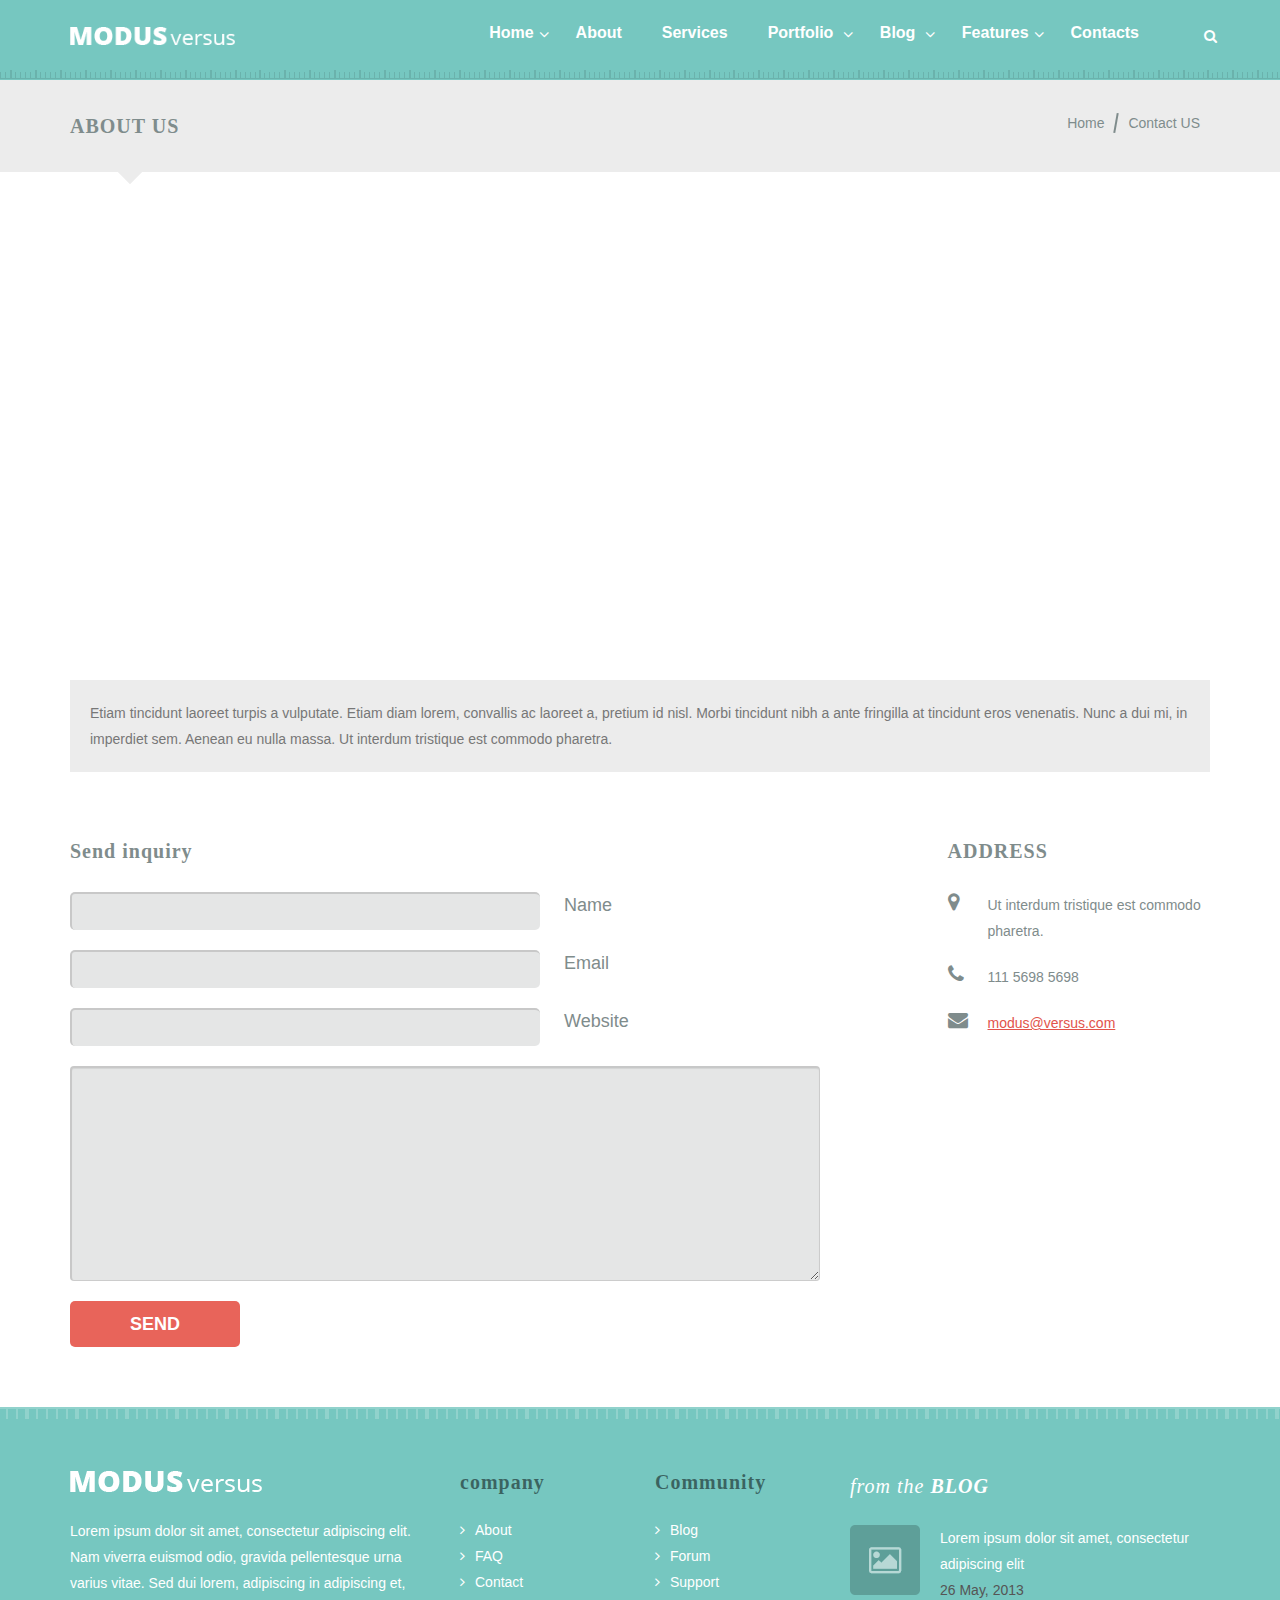
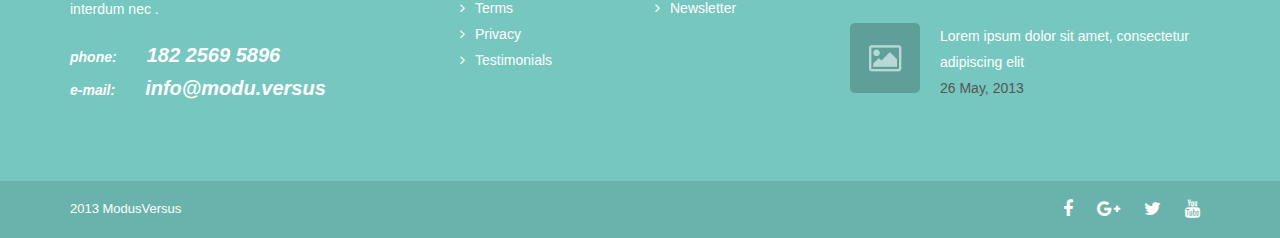
<file: contact.html>
<!DOCTYPE html>
<html lang="en">
  <head>
    <meta charset="utf-8">
    <meta http-equiv="X-UA-Compatible" content="IE=edge">
    <meta name="viewport" content="width=device-width, initial-scale=1">
    <meta name="description" content="templatename is a multi purpose business templete suitable for insurance, Portfolio, corporate, car repair, construction or other business website">
    <meta name="keywords" content="Bootstrap, insurance, Portfolio, Car, Real Estate, Corporate, Multipurpose yemplete">
    <meta name="author" content="Jewel Hossain">
    
    <!-- Title -->
    <title>Modus Versus HTML Templete</title>
    <!-- ALL CSS HERE-->
    <!-- Bootstrap -->
    <link href="Assets/css/bootstrap.min.css" rel="stylesheet">
    <!-- FontAwesome -->
    <link rel="stylesheet" href="Assets/css/font-awesome.css">
    <!-- et circliful -->
    <link rel="stylesheet" href="Assets/css/jquery.circliful.css">
    <!-- et carousel -->
    <link rel="stylesheet" href="Assets/css/owl.carousel.css">
    <!-- Animate CSS -->
    <link rel="stylesheet" href="Assets/css/animate.min.css">
    <!-- Animate CSS -->
    <link rel="stylesheet" href="Assets/css/owl.transitions.css">
    <!-- Main Style CSS -->
    <link rel="stylesheet" href="style.css">
    <!-- contact CSS -->
    <link rel="stylesheet" href="Assets/css/contact.css">
    <!-- Responsive CSS -->
    <link rel="stylesheet" href="Assets/css/responsive.css">
    

    <!-- HTML5 shim and Respond.js for IE8 support of HTML5 elements and media queries -->
    <!-- WARNING: Respond.js doesn't work if you view the page via file:// -->
    <!--[if lt IE 9]>
      <script src="https://oss.maxcdn.com/html5shiv/3.7.3/html5shiv.min.js"></script>
      <script src="https://oss.maxcdn.com/respond/1.4.2/respond.min.js"></script>
    <![endif]-->
  </head>
  <body>
       <!-- Start Header area-->
       <div class="header-area">
           <div class="header">
               <div class="container">
                   <div class="row">
                       <div class="col-md-2">
                           <div class="logo">
                               <a href="#"><img src="Assets/images/logo.png" alt=""></a>
                           </div>
                       </div>
                       <div class="col-md-10">
                           <div class="main-menu">
                               <nav class="navbar navbar-default navbar-right">
                                    <!-- Brand and toggle get grouped for better mobile display -->
                                    <div class="navbar-header">
                                      <button type="button" class="navbar-toggle collapsed" data-toggle="collapse" data-target="#bs-example-navbar-collapse-1" aria-expanded="false">
                                        <span class="sr-only">Toggle navigation</span>
                                        <span class="icon-bar"></span>
                                        <span class="icon-bar"></span>
                                        <span class="icon-bar"></span>
                                      </button>
                                    </div>

                                    <!-- Collect the nav links, forms, and other content for toggling -->
                                    <div class="collapse navbar-collapse" id="bs-example-navbar-collapse-1">
                                      <ul class="nav navbar-nav">
                                        <li class="dropdown">
                                          <a href="index.html" class="dropdown-toggle" data-toggle="dropdown" role="button" aria-haspopup="true" aria-expanded="false">Home<span class="caret"></span></a>
                                          <ul class="dropdown-menu">
                                            <li><a href="index.html"><i class="fa fa-angle-right"></i> Home Style One</a></li>
                                            <li><a href="home-2.html"><i class="fa fa-angle-right"></i> Home Style Two</a></li>
                                            <li><a href="home-3.html"><i class="fa fa-angle-right"></i> Home Style Three</a></li>
                                          </ul>
                                        </li>
                                        <li><a href="about.html">About</a></li>
                                        <li><a href="service.html">Services</a></li>
                                        <li class="dropdown">
                                          <a href="#" class="dropdown-toggle" data-toggle="dropdown" role="button" aria-haspopup="true" aria-expanded="false">Portfolio <span class="caret"></span></a>
                                          <ul class="dropdown-menu">
                                            <li><a href="portfolio-1col.html"><i class="fa fa-angle-right"></i> Portfolio 1 column page</a></li>
                                            <li><a href="portfolio-2col.html"><i class="fa fa-angle-right"></i> Portfolio 2 column page</a></li>
                                            <li><a href="portfolio-3col.html"><i class="fa fa-angle-right"></i> Portfolio 3 column page</a></li>
                                            <li><a href="portfolio-4col.html"><i class="fa fa-angle-right"></i> Portfolio 4 column page</a></li>
                                          </ul>
                                        </li>
                                        <li class="dropdown">
                                          <a href="#" class="dropdown-toggle" data-toggle="dropdown" role="button" aria-haspopup="true" aria-expanded="false">Blog <span class="caret"></span></a>
                                          <ul class="dropdown-menu">
                                              <li><a href="single-blog.html"><i class="fa fa-angle-right"></i> Single Blog</a></li>
                                              <li><a href="blog-listing.html"><i class="fa fa-angle-right"></i> Listing Blog</a></li>
                                          </ul>
                                        </li>
                                        <li class="dropdown">
                                         <a href="#" class="dropdown-toggle" data-toggle="dropdown" role="button" aria-haspopup="true" aria-expanded="false">Features<span class="caret"></span></a>
                                          <ul class="dropdown-menu">
                                              <li><a href="feature-style-1.html"><i class="fa fa-angle-right"></i> Features Style One</a></li>
                                              <li><a href="feature-style-2.html"><i class="fa fa-angle-right"></i> Features Style Two</a></li>
                                              <li><a href="feature-style-3.html"><i class="fa fa-angle-right"></i> Features Style Three</a></li>
                                          </ul>
                                        </li>
                                        <li><a href="#">Contacts</a></li>
                                      </ul>
                                    </div><!-- /.navbar-collapse -->
                                </nav>
                                <div class="search-area">
                                    <div class="header-search-bar">
                                       
                                    </div>
                                    <div class="search-box">
                                        <input type="search" name="" id="" placeholder="Search Keyword...">
                                     </div>
                                </div>
                           </div>
                       </div>
                   </div>
               </div>
           </div>
       </div>
       <!-- End Header area-->
       
       <!-- Start about area-->
       <div class="about-heading">
           <div class="container">
               <div class="row">
                   <div class="col-md-6">
                       <h2 class="text-left">ABOUT US</h2>
                   </div>
                   <div class="col-md-6">
                       <div class="about-link text-right">
                           <ul>
                               <li><a href="index.html">Home</a></li>
                               <li><a href="contact.html">Contact US</a></li>
                           </ul>
                       </div>
                   </div>
               </div>
           </div>
       </div>
       <!-- End about area-->
       
       <!-- Start google-map area-->
       <div class="google-map">
           <div class="container">
               <div class="row">
                   <div class="col-md-12">
                       <iframe src="https://www.google.com/maps/embed?pb=!1m18!1m12!1m3!1d387190.2799086586!2d-74.25987355969318!3d40.697670064660024!2m3!1f0!2f0!3f0!3m2!1i1024!2i768!4f13.1!3m3!1m2!1s0x89c24fa5d33f083b%3A0xc80b8f06e177fe62!2z4Kao4Ka_4KaJIOCmh-Cmr-CmvOCmsOCnjeCmlSwg4Kau4Ka-4Kaw4KeN4KaV4Ka_4KaoIOCmr-CngeCmleCnjeCmpOCmsOCmvuCmt-CnjeCmn-CnjeCmsA!5e0!3m2!1sbn!2sbd!4v1508394438412" width="100%" height="400" frameborder="0" style="border:0" allowfullscreen></iframe>
                   </div>
               </div>
           </div>
       </div>
       <!-- End google-map area-->
       
       <!-- Start contact area-->
       <div class="conatct-area container">
           <div class="row">
               <div class="col-md-12">
                   <div class="contact-details">
                       <p>Etiam tincidunt laoreet turpis a vulputate. Etiam diam lorem, convallis ac laoreet a, pretium id nisl. Morbi tincidunt nibh a ante fringilla at tincidunt eros venenatis. Nunc a dui mi, in imperdiet sem. Aenean eu nulla massa. Ut interdum tristique est commodo pharetra.</p>
                   </div>
               </div>
           </div>
           <div class="contact-form">
               <div class="row">
                   <div class="col-md-8">
                       <form action="">
                           <div class="form-title">
                               <h3>Send inquiry</h3>
                           </div>
                           <input type="text" name="" id="">
                           <label for="">Name</label>
                           <input type="email" name="" id="">
                           <label for="">Email</label>
                           <input type="url" name="" id="">
                           <label for="">Website</label>
                           <textarea name="" id="" cols="30" rows="10" class="form-control"></textarea>
                           <input type="submit" value="send" class="read-more">
                       </form>
                   </div>
                   <div class="col-md-3 col-md-offset-1">
                       <div class="address">
                           <div class="address-title"><h3>ADDRESS</h3></div>
                           <div class="address-box">
                               <i class="fa fa-map-marker"></i>
                                <p>Ut interdum tristique est commodo pharetra.</p>
                           </div>
                           <div class="address-box">
                               <i class="fa fa-phone"></i>
                                <p>111 5698 5698</p>
                           </div>
                           <div class="address-box">
                               <i class="fa fa-envelope"></i>
                                <p>modus@versus.com</p>
                           </div>
                       </div>
                   </div>
               </div>
           </div>
       </div>
       <!-- End contact area-->
       
       
       <!-- Start Footer area-->
       <footer class="footer-area">
           <div class="container">
               <div class="row">
                   <div class="col-md-4">
                       <div class="footer-content">
                           <div class="footer-logo">
                               <img src="Assets/images/logo.png" alt="">
                           </div>
                           <p>Lorem ipsum dolor sit amet, consectetur adipiscing elit. Nam viverra euismod odio, gravida pellentesque urna varius vitae. Sed dui lorem, adipiscing in adipiscing et, interdum nec .</p>
                           <div class="footer-contact">
                               <p><span>phone:</span>182 2569 5896</p>
                               <p><span>e-mail:</span>info@modu.versus</p>
                           </div>
                       </div>
                   </div>
                   <div class="col-md-2">
                       <div class="footer-links">
                           <div class="footer-title">
                               <h4>company</h4>
                           </div>
                           <ul>
                               <li><a href="#"><i class="fa fa-angle-right"></i>About</a></li>
                               <li><a href="#"><i class="fa fa-angle-right"></i>FAQ</a></li>
                               <li><a href="#"><i class="fa fa-angle-right"></i>Contact</a></li>
                               <li><a href="#"><i class="fa fa-angle-right"></i>Terms</a></li>
                               <li><a href="#"><i class="fa fa-angle-right"></i>Privacy</a></li>
                               <li><a href="#"><i class="fa fa-angle-right"></i>Testimonials</a></li>
                           </ul>
                       </div>
                   </div>
                   <div class="col-md-2">
                       <div class="footer-links">
                           <div class="footer-title">
                               <h4>Community</h4>
                           </div>
                           <ul>
                               <li><a href="#"><i class="fa fa-angle-right"></i>Blog</a></li>
                               <li><a href="#"><i class="fa fa-angle-right"></i>Forum</a></li>
                               <li><a href="#"><i class="fa fa-angle-right"></i>Support</a></li>
                               <li><a href="#"><i class="fa fa-angle-right"></i>Newsletter</a></li> 
                           </ul>
                       </div>
                   </div>
                   <div class="col-md-4">
                      <div class="footer-content">
                          <div class="footer-title">
                              <h3>from the <strong>BLOG</strong></h3>
                          </div>
                          <div class="footer-post">
                              <a href="#"><img src="Assets/images/footer/1.png" alt=""></a>
                              <div class="post-content">
                                  <p>Lorem ipsum dolor sit amet, consectetur adipiscing elit</p>
                                  <span>26 May, 2013</span>
                              </div>                          
                          </div>
                          <div class="footer-post">
                              <a href="#"><img src="Assets/images/footer/1.png" alt=""></a>
                              <div class="post-content">
                                  <p>Lorem ipsum dolor sit amet, consectetur adipiscing elit</p>
                                  <span>26 May, 2013</span>
                              </div>                          
                          </div>
                      </div>
                   </div>
               </div>
           </div>
       </footer>
       <!-- End Footer area-->
       
       <!-- Start Footer bottom area-->
       <div class="footer-bottom">
           <div class="container">
               <div class="row">
                   <div class="col-md-6">
                       <div class="bootom-content text-left">
                           <p>2013  ModusVersus</p>
                       </div>
                   </div>
                   <div class="col-md-6">
                       <div class="social-links text-right">
                           <ul>
                               <li><a href=""><i class="fa fa-facebook"></i></a></li>
                               <li><a href=""><i class="fa fa-google-plus"></i></a></li>
                               <li><a href=""><i class="fa fa-twitter"></i></a></li>
                               <li><a href=""><i class="fa fa-youtube"></i></a></li>
                           </ul>
                       </div>
                   </div>
               </div>
           </div>
       </div>
       <!-- End Footer bottom area-->
      
    <!-- jQuery (necessary for Bootstrap's JavaScript plugins) -->
    <script src="Assets/js/jquery-3.1.1.min.js"></script>
    <!-- Include all compiled plugins (below), or include individual files as needed -->
    <!-- Bootstrap JS-->
    <script src="Assets/js/bootstrap.min.js"></script>
    <!-- circliful JS-->
    <script src="Assets/js/jquery.circliful.js"></script>
    <!-- wow JS-->
    <script src="Assets/js/wow.js"></script>
    <!-- carousel JS-->
    <script src="Assets/js/owl.carousel.js"></script>
    <!-- main JS-->
    <script src="Assets/js/main.js"></script>
 
  </body>
</html>
</file>
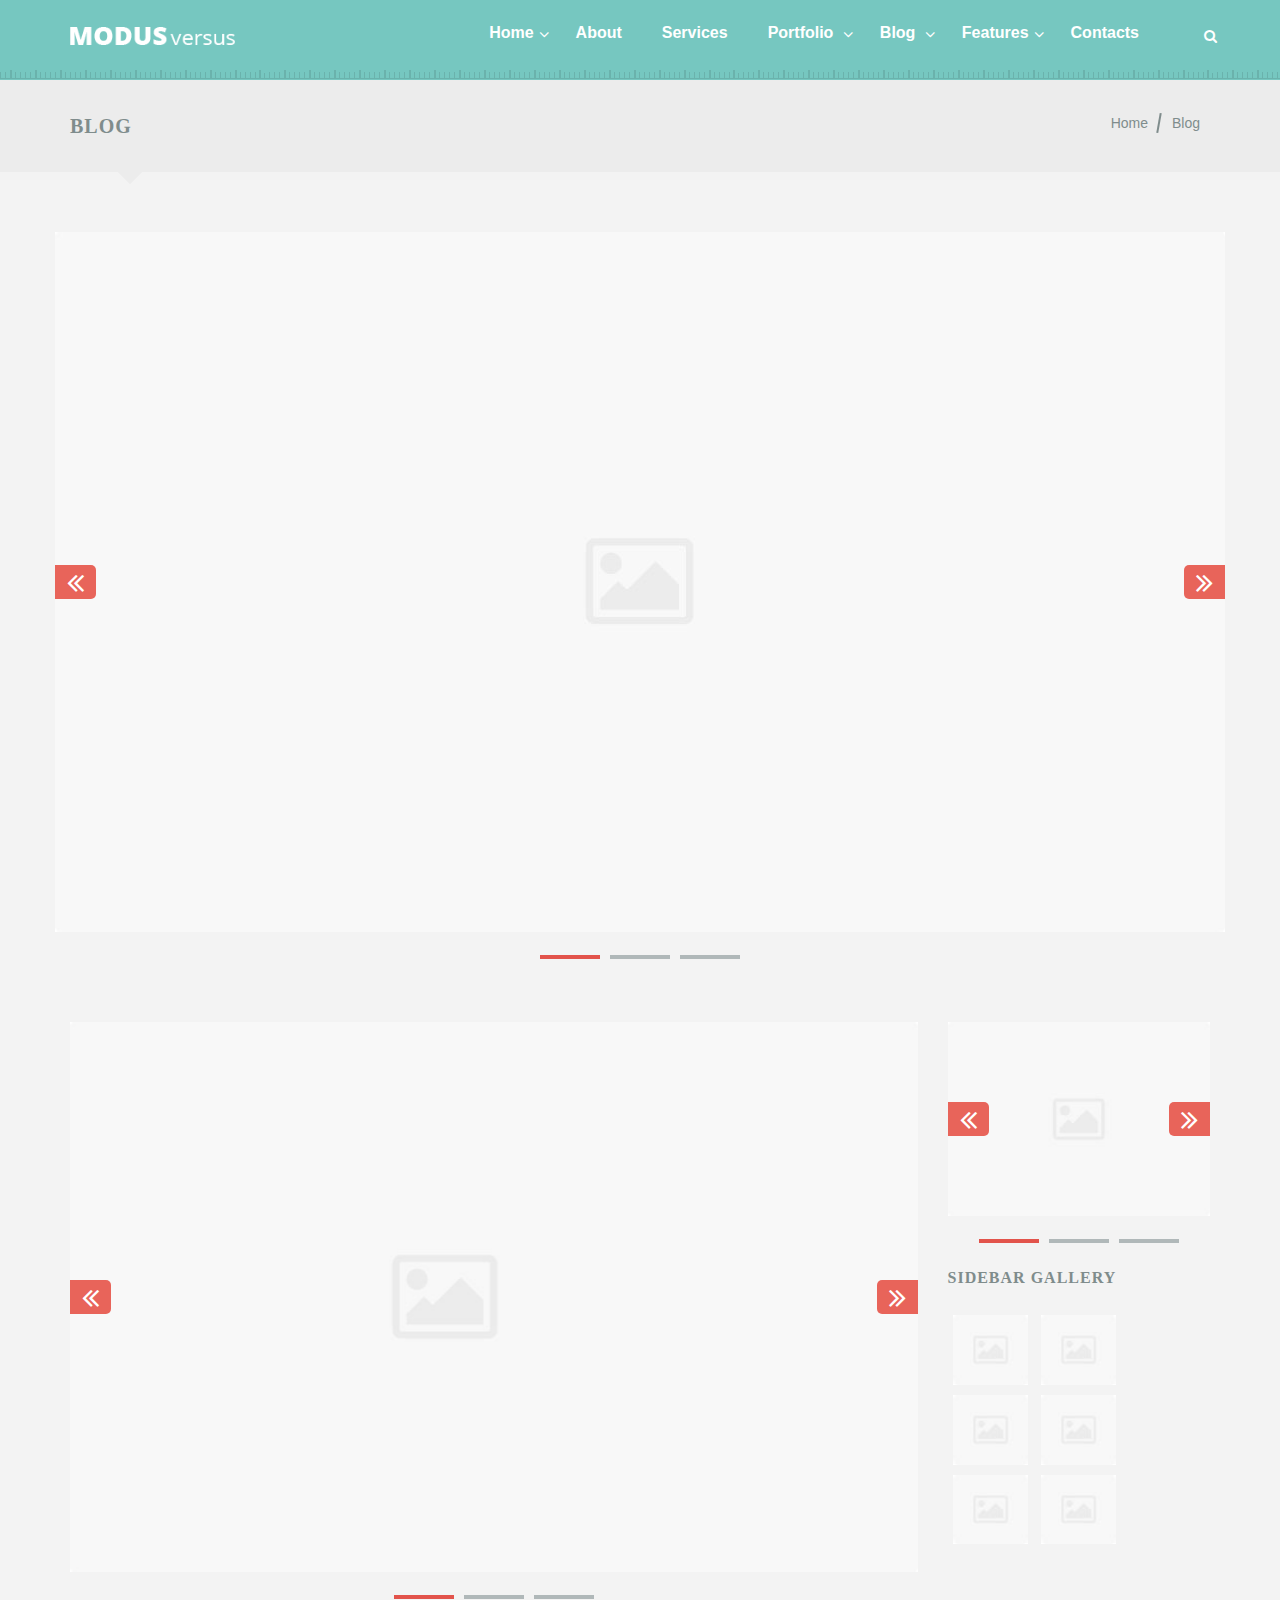
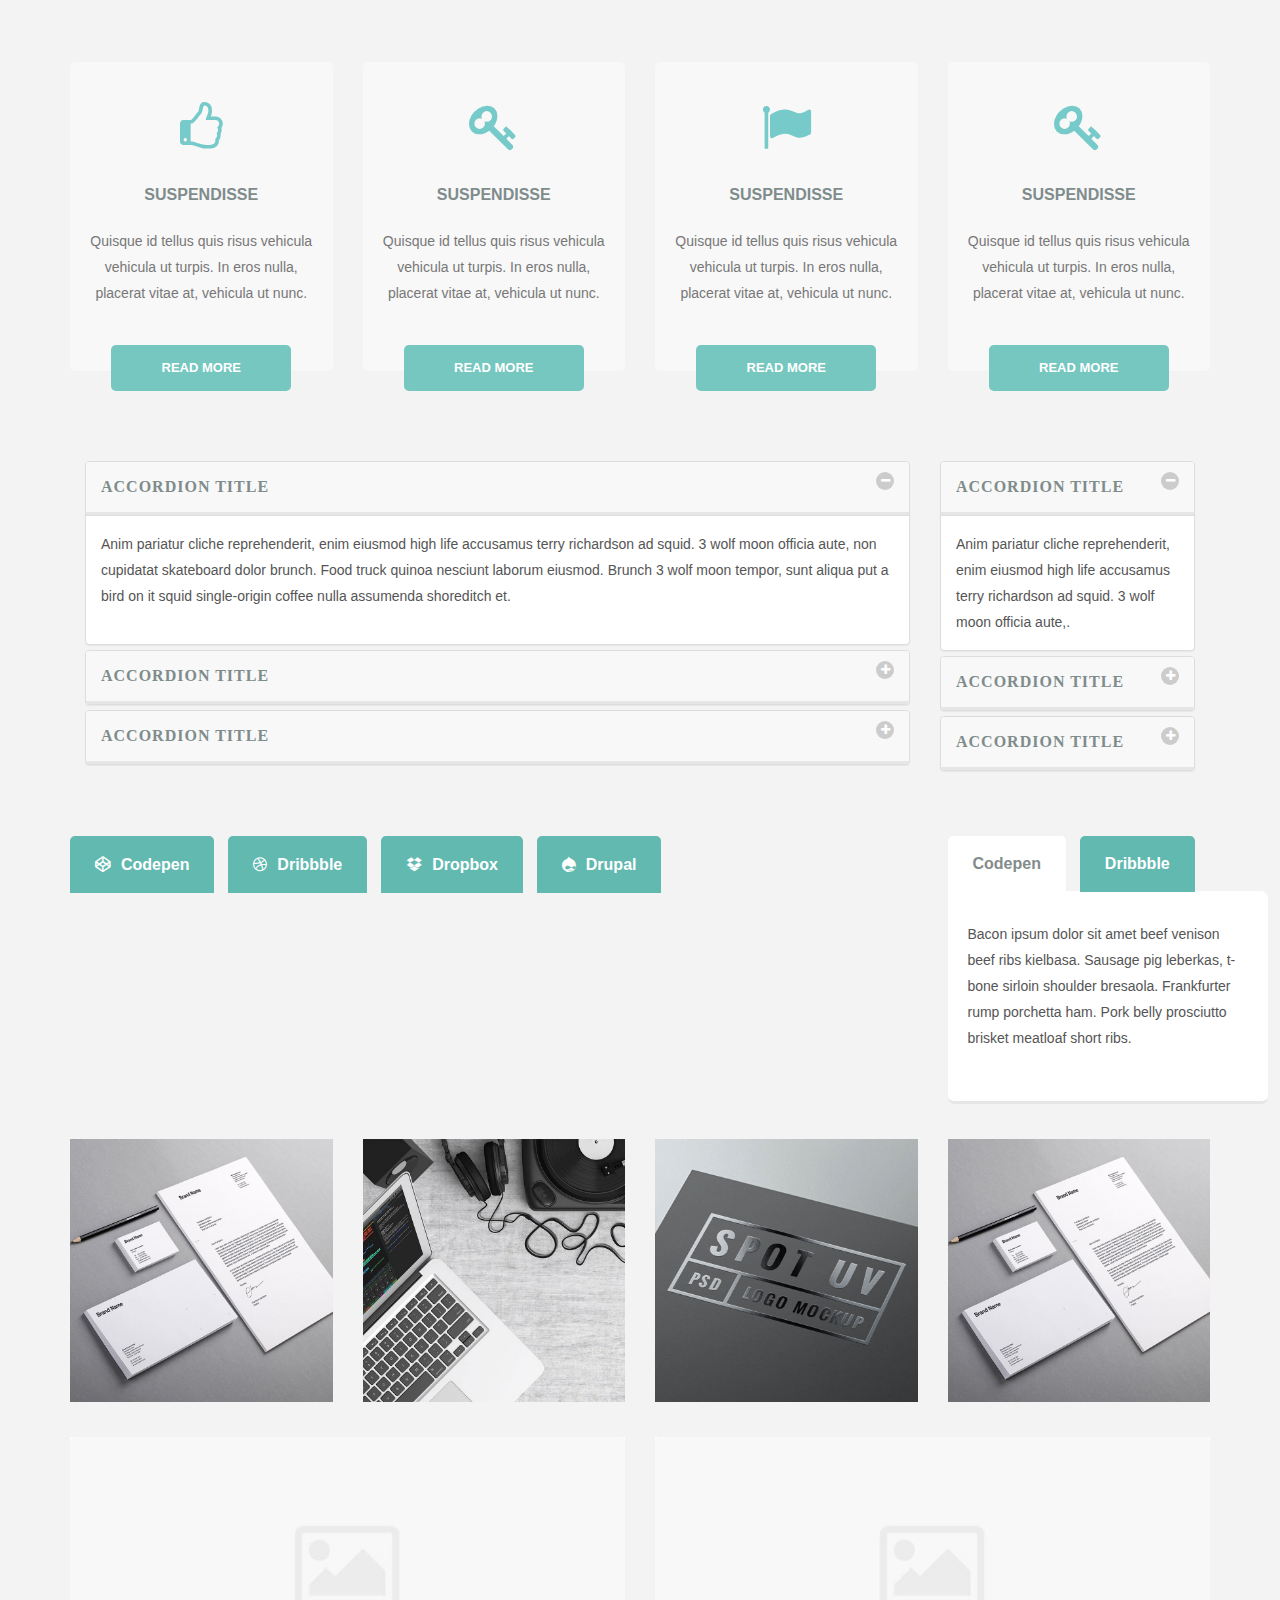
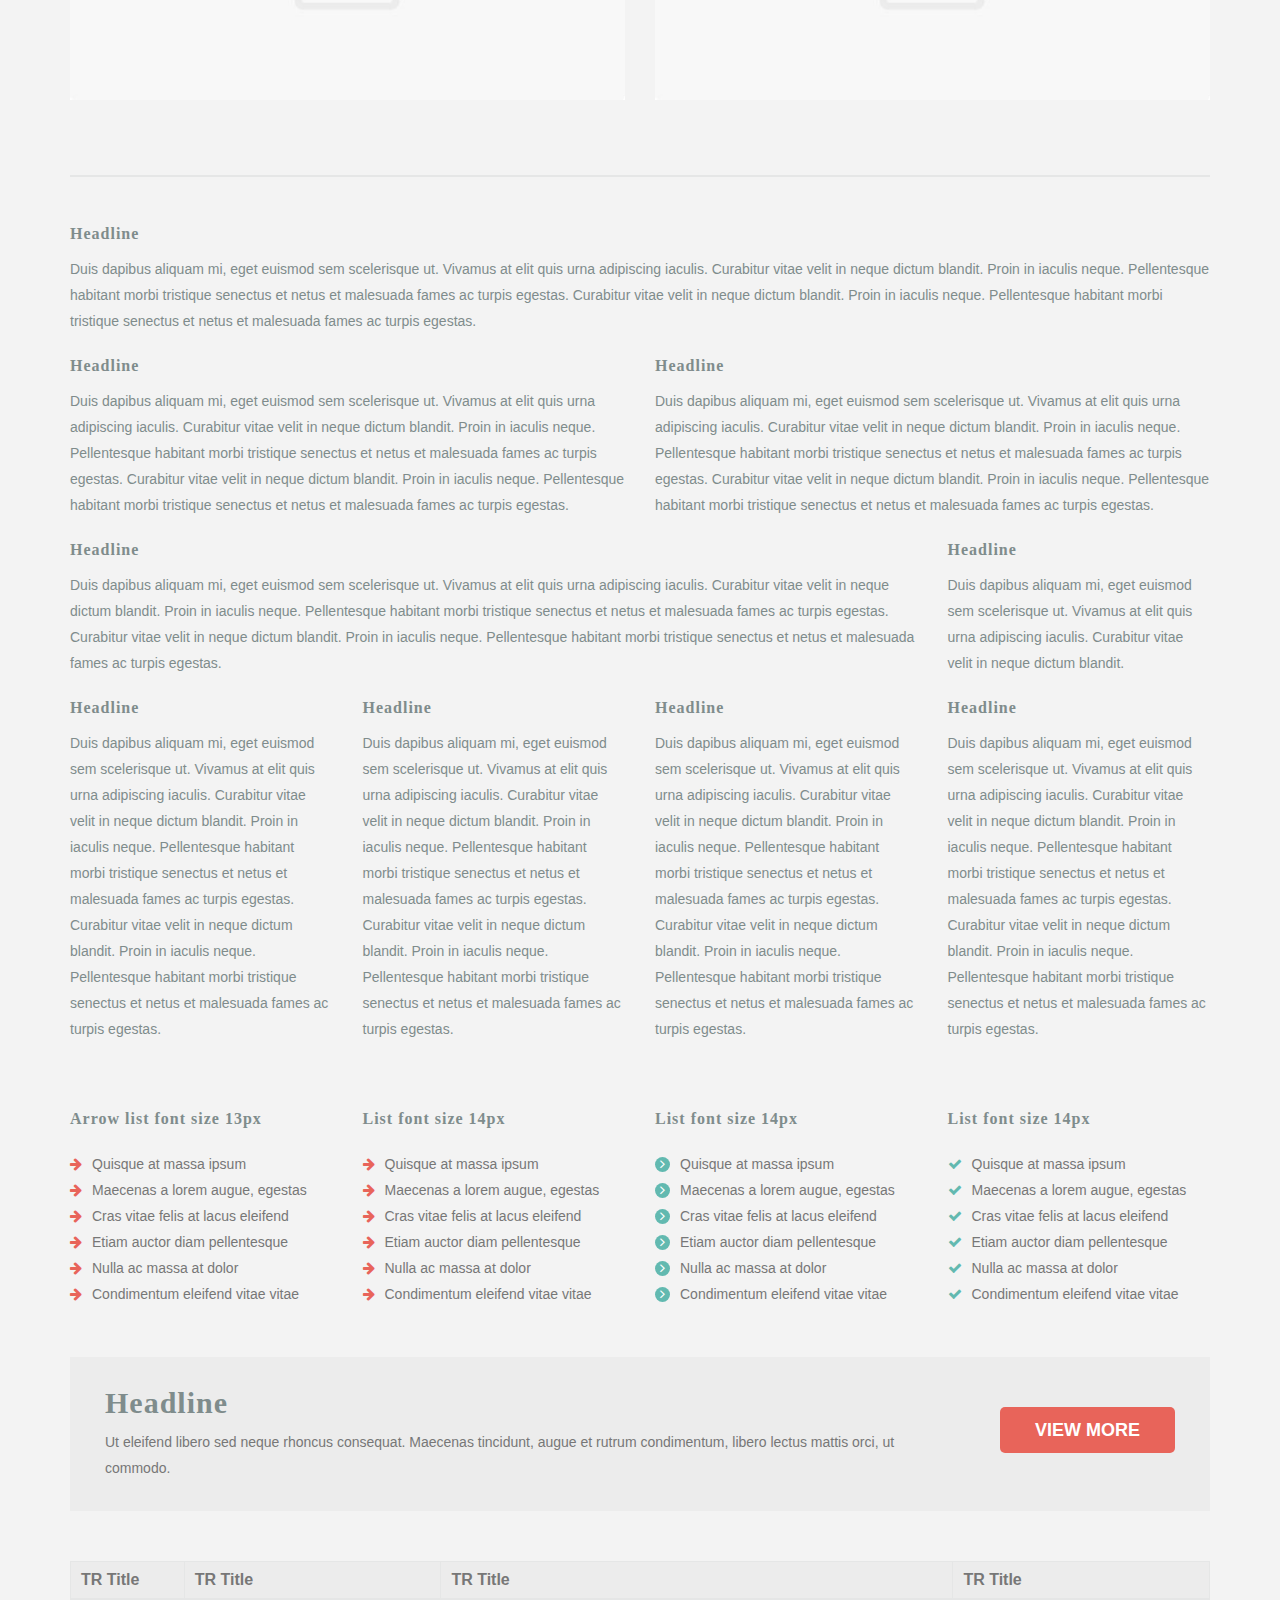
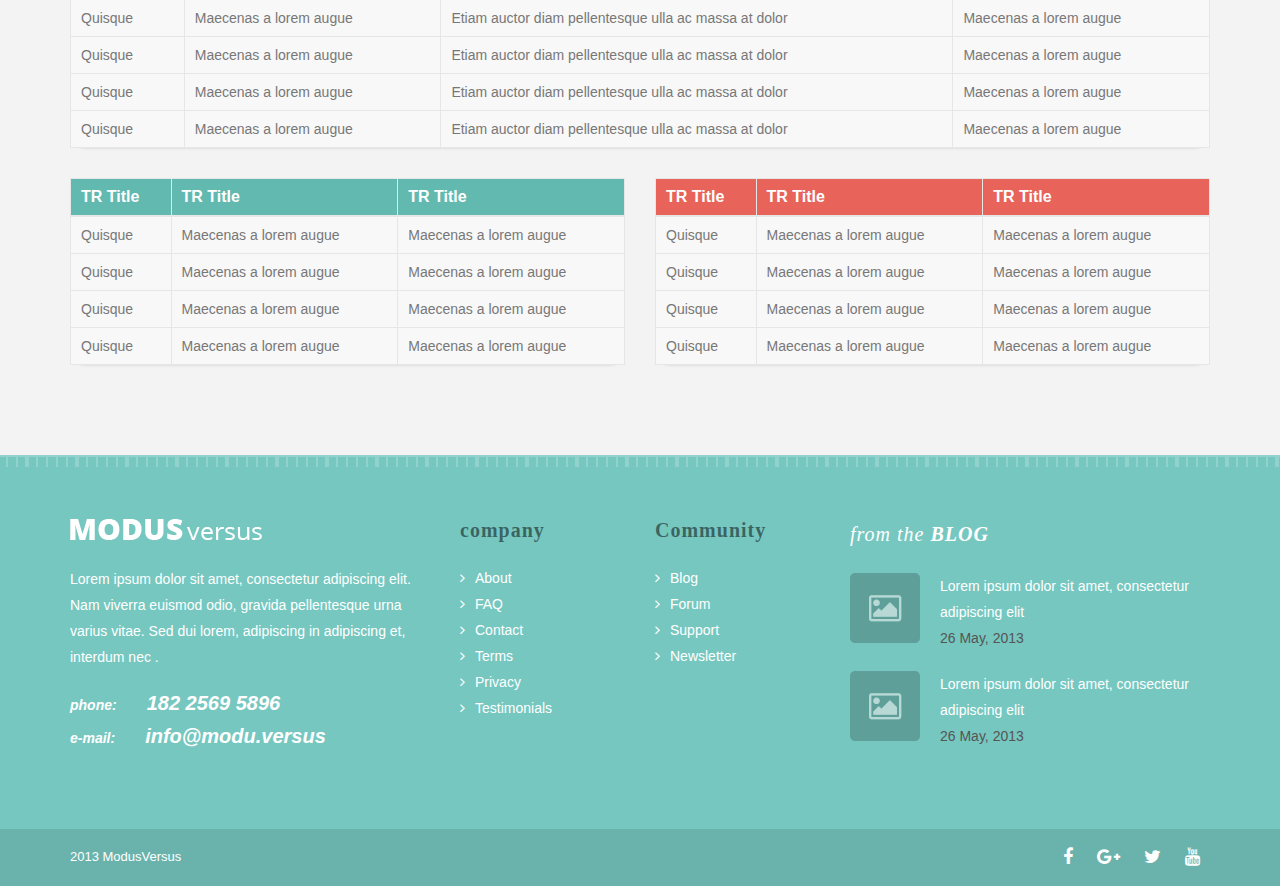
<file: feature-style-1.html>
<!DOCTYPE html>
<html lang="en">
  <head>
    <meta charset="utf-8">
    <meta http-equiv="X-UA-Compatible" content="IE=edge">
    <meta name="viewport" content="width=device-width, initial-scale=1">
    <meta name="description" content="templatename is a multi purpose business templete suitable for insurance, Portfolio, corporate, car repair, construction or other business website">
    <meta name="keywords" content="Bootstrap, insurance, Portfolio, Car, Real Estate, Corporate, Multipurpose yemplete">
    <meta name="author" content="Jewel Hossain">
    
    <!-- Title -->
    <title>Modus Versus HTML Templete</title>
    <!-- ALL CSS HERE-->
    <!-- Bootstrap -->
    <link href="Assets/css/bootstrap.min.css" rel="stylesheet">
    <!-- FontAwesome -->
    <link rel="stylesheet" href="Assets/css/font-awesome.css">
    <!-- et circliful -->
    <link rel="stylesheet" href="Assets/css/jquery.circliful.css">
    <!-- et carousel -->
    <link rel="stylesheet" href="Assets/css/owl.carousel.css">
    <!-- Animate CSS -->
    <link rel="stylesheet" href="Assets/css/animate.min.css">
    <!-- Animate CSS -->
    <link rel="stylesheet" href="Assets/css/owl.transitions.css">
    <!-- portfolio Style CSS -->
    <link rel="stylesheet" href="Assets/css/portfolio-1col.css">
    <!-- portfolio Style CSS -->
    <link rel="stylesheet" href="Assets/css/blog-listing.css">
     <!-- portfolio Style CSS -->
    <link rel="stylesheet" href="Assets/css/portfolio-2col.css">
    <!-- features Style CSS -->
    <link rel="stylesheet" href="Assets/css/features-style.css">
    <!-- main style CSS -->
    <link rel="stylesheet" href="style.css">
    <!-- Responsive CSS -->
    <link rel="stylesheet" href="Assets/css/responsive.css">
    

    <!-- HTML5 shim and Respond.js for IE8 support of HTML5 elements and media queries -->
    <!-- WARNING: Respond.js doesn't work if you view the page via file:// -->
    <!--[if lt IE 9]>
      <script src="https://oss.maxcdn.com/html5shiv/3.7.3/html5shiv.min.js"></script>
      <script src="https://oss.maxcdn.com/respond/1.4.2/respond.min.js"></script>
    <![endif]-->
  </head>
  <body>
       <!-- Start Header area-->
       <div class="header-area">
           <div class="header">
               <div class="container">
                   <div class="row">
                       <div class="col-md-2">
                           <div class="logo">
                               <a href="#"><img src="Assets/images/logo.png" alt=""></a>
                           </div>
                       </div>
                       <div class="col-md-10">
                           <div class="main-menu">
                               <nav class="navbar navbar-default navbar-right">
                                    <!-- Brand and toggle get grouped for better mobile display -->
                                    <div class="navbar-header">
                                      <button type="button" class="navbar-toggle collapsed" data-toggle="collapse" data-target="#bs-example-navbar-collapse-1" aria-expanded="false">
                                        <span class="sr-only">Toggle navigation</span>
                                        <span class="icon-bar"></span>
                                        <span class="icon-bar"></span>
                                        <span class="icon-bar"></span>
                                      </button>
                                    </div>

                                    <!-- Collect the nav links, forms, and other content for toggling -->
                                    <div class="collapse navbar-collapse" id="bs-example-navbar-collapse-1">
                                      <ul class="nav navbar-nav">
                                        <li class="dropdown">
                                          <a href="index.html" class="dropdown-toggle" data-toggle="dropdown" role="button" aria-haspopup="true" aria-expanded="false">Home<span class="caret"></span></a>
                                          <ul class="dropdown-menu">
                                            <li><a href="index.html"><i class="fa fa-angle-right"></i> Home Style One</a></li>
                                            <li><a href="home-2.html"><i class="fa fa-angle-right"></i> Home Style Two</a></li>
                                            <li><a href="home-3.html"><i class="fa fa-angle-right"></i> Home Style Three</a></li>
                                          </ul>
                                        </li>
                                        <li><a href="about.html">About</a></li>
                                        <li><a href="service.html">Services</a></li>
                                        <li class="dropdown">
                                          <a href="#" class="dropdown-toggle" data-toggle="dropdown" role="button" aria-haspopup="true" aria-expanded="false">Portfolio <span class="caret"></span></a>
                                          <ul class="dropdown-menu">
                                            <li><a href="portfolio-1col.html"><i class="fa fa-angle-right"></i> Portfolio 1 column page</a></li>
                                            <li><a href="portfolio-2col.html"><i class="fa fa-angle-right"></i> Portfolio 2 column page</a></li>
                                            <li><a href="portfolio-3col.html"><i class="fa fa-angle-right"></i> Portfolio 3 column page</a></li>
                                            <li><a href="portfolio-4col.html"><i class="fa fa-angle-right"></i> Portfolio 4 column page</a></li>
                                          </ul>
                                        </li>
                                        <li class="dropdown">
                                          <a href="#" class="dropdown-toggle" data-toggle="dropdown" role="button" aria-haspopup="true" aria-expanded="false">Blog <span class="caret"></span></a>
                                          <ul class="dropdown-menu">
                                              <li><a href="single-blog.html"><i class="fa fa-angle-right"></i> Single Blog</a></li>
                                              <li><a href="blog-listing.html"><i class="fa fa-angle-right"></i> Listing Blog</a></li>
                                          </ul>
                                        </li>
                                        <li class="dropdown">
                                         <a href="#" class="dropdown-toggle" data-toggle="dropdown" role="button" aria-haspopup="true" aria-expanded="false">Features<span class="caret"></span></a>
                                          <ul class="dropdown-menu">
                                              <li><a href="feature-style-1.html"><i class="fa fa-angle-right"></i> Features Style One</a></li>
                                              <li><a href="feature-style-2.html"><i class="fa fa-angle-right"></i> Features Style Two</a></li>
                                              <li><a href="feature-style-3.html"><i class="fa fa-angle-right"></i> Features Style Three</a></li>
                                          </ul>
                                        </li>
                                        <li><a href="contact.html">Contacts</a></li>
                                      </ul>
                                    </div><!-- /.navbar-collapse -->
                                </nav>
                                <div class="search-area">
                                    <div class="header-search-bar">
                                       
                                    </div>
                                    <div class="search-box">
                                        <input type="search" name="" id="" placeholder="Search Keyword...">
                                     </div>
                                </div>
                           </div>
                       </div>
                   </div>
               </div>
           </div>
       </div>
       
       <!-- End Header area-->
       
       <!-- Start about area-->
       <div class="about-heading">
           <div class="container">
               <div class="row">
                   <div class="col-md-6">
                       <h2 class="text-left">Blog</h2>
                   </div>
                   <div class="col-md-6">
                       <div class="about-link text-right">
                           <ul>
                               <li><a href="index.html">Home</a></li>
                               <li><a href="blog-listing.html">Blog</a></li>
                           </ul>
                       </div>
                   </div>
               </div>
           </div>
       </div>
       <!-- End about area-->
       
       <!-- start blog area-->
       <div class="blog-area feature-area">
           <div class="container">
               <div class="row">
                   <div class="single-post">
                        <div class="single-post-slider slider owl-carousel">
                            <div class="single-slider-post">
                              <div class="slide-post-img">
                                  <img src="Assets/images/features/projects-slideshow/1.jpg" alt="">
                              </div>
                           </div>
                           <div class="single-slider-post">
                              <div class="slide-post-img">
                                  <img src="Assets/images/features/projects-slideshow/1.jpg" alt="">
                              </div>
                           </div>
                           <div class="single-slider-post">
                              <div class="slide-post-img">
                                  <img src="Assets/images/features/projects-slideshow/1.jpg" alt="">
                              </div>
                           </div>
                        </div>
                    </div>
                </div>
                <div class="row">
                    <div class="col-md-9">
                       <div class="single-post">
                            <div class="single-post-slider slider owl-carousel">
                                <div class="single-slider-post">
                                  <div class="slide-post-img">
                                      <img src="Assets/images/features/blog_slide/1.jpg" alt="">
                                  </div>
                               </div>
                               <div class="single-slider-post">
                                  <div class="slide-post-img">
                                      <img src="Assets/images/features/blog_slide/1.jpg" alt="">
                                  </div>
                               </div>
                               <div class="single-slider-post">
                                  <div class="slide-post-img">
                                      <img src="Assets/images/features/blog_slide/1.jpg" alt="">
                                  </div>
                               </div>
                            </div>
                        </div> 
                    </div>
                    <div class="col-md-3">
                        <div class="sidebar-carousel">
                            <div class="single-post">
                                <div class="single-post-slider slider owl-carousel">
                                    <div class="single-slider-post">
                                      <div class="slide-post-img">
                                          <img src="Assets/images/features/slidebar_slide/1.jpg" alt="">
                                      </div>
                                   </div>
                                   <div class="single-slider-post">
                                      <div class="slide-post-img">
                                          <img src="Assets/images/features/slidebar_slide/1.jpg" alt="">
                                      </div>
                                   </div>
                                   <div class="single-slider-post">
                                      <div class="slide-post-img">
                                          <img src="Assets/images/features/slidebar_slide/1.jpg" alt="">
                                      </div>
                                   </div>
                                </div>
                            </div>
                        </div>
                        <div class="sidebar-gallery">
                            <div class="sidebar-title">
                                <h5>SIDEBAR GALLERY</h5>
                            </div>
                            <div class="gallery">
                                <a href="#"><img src="Assets/images/features/slidebar_gallery/1.jpg" alt=""></a>
                                <a href="#"><img src="Assets/images/features/slidebar_gallery/1.jpg" alt=""></a>
                                <a href="#"><img src="Assets/images/features/slidebar_gallery/1.jpg" alt=""></a>
                                <a href="#"><img src="Assets/images/features/slidebar_gallery/1.jpg" alt=""></a>
                                <a href="#"><img src="Assets/images/features/slidebar_gallery/1.jpg" alt=""></a>
                                <a href="#"><img src="Assets/images/features/slidebar_gallery/1.jpg" alt=""></a>
                            </div>
                        </div>
                    </div>
                </div>
                <div class="featured-service text-center">
                    <div class="row">
                       <div class="col-md-3">
                           <div class="service-box">
                               <div class="box-icon">
                                   <i class="fa fa-thumbs-o-up"></i>
                                   <span>SUSPENDISSE</span>
                               </div>
                               <p> Quisque id tellus quis risus vehicula vehicula ut turpis. In eros nulla, placerat vitae at, vehicula ut nunc. </p>
                               <button class="read-more">Read More</button>
                           </div>
                       </div>
                       <div class="col-md-3">
                           <div class="service-box">
                               <div class="box-icon">
                                   <i class="fa fa-key"></i>
                                   <span>SUSPENDISSE</span>
                               </div>
                               <p> Quisque id tellus quis risus vehicula vehicula ut turpis. In eros nulla, placerat vitae at, vehicula ut nunc. </p>
                               <button class="read-more">Read More</button>
                           </div>
                       </div>
                       <div class="col-md-3">
                           <div class="service-box">
                               <div class="box-icon">
                                   <i class="fa fa-flag"></i>
                                   <span>SUSPENDISSE</span>
                               </div>
                               <p> Quisque id tellus quis risus vehicula vehicula ut turpis. In eros nulla, placerat vitae at, vehicula ut nunc. </p>
                               <button class="read-more">Read More</button>
                           </div>
                       </div>
                       <div class="col-md-3">
                           <div class="service-box">
                               <div class="box-icon">
                                   <i class="fa fa-key"></i>
                                   <span>SUSPENDISSE</span>
                               </div>
                               <p> Quisque id tellus quis risus vehicula vehicula ut turpis. In eros nulla, placerat vitae at, vehicula ut nunc. </p>
                               <button class="read-more">Read More</button>
                           </div>
                       </div>
                   </div>
                </div>
               
               
               <!-- Accordion -->
               <div class="accordion">
                   <div class="col-md-9">
                       <div class="panel-group" id="accordion" role="tablist" aria-multiselectable="true">
                          <div class="panel panel-default">
                            <div class="panel-heading" role="tab" id="headingOne">
                              <h4 class="panel-title">
                                <a role="button" data-toggle="collapse" data-parent="#accordion" href="#collapseOne" aria-expanded="false" aria-controls="collapseOne">
                                  ACCORDION TITLE
                                </a>
                              </h4>
                            </div>
                            <div id="collapseOne" class="panel-collapse collapse in" role="tabpanel" aria-labelledby="headingOne">
                              <div class="panel-body">
                                <p>Anim pariatur cliche reprehenderit, enim eiusmod high life accusamus terry richardson ad squid. 3 wolf moon officia aute, non cupidatat skateboard dolor brunch. Food truck quinoa nesciunt laborum eiusmod. Brunch 3 wolf moon tempor, sunt aliqua put a bird on it squid single-origin coffee nulla assumenda shoreditch et.</p>
                              </div>
                            </div>
                          </div>
                          <div class="panel panel-default">
                            <div class="panel-heading" role="tab" id="headingTwo">
                              <h4 class="panel-title">
                                <a class="collapsed" role="button" data-toggle="collapse" data-parent="#accordion" href="#collapseTwo" aria-expanded="false" aria-controls="collapseTwo">
                                  ACCORDION TITLE
                                </a>
                              </h4>
                            </div>
                            <div id="collapseTwo" class="panel-collapse collapse" role="tabpanel" aria-labelledby="headingTwo">
                              <div class="panel-body">
                               <p>Anim pariatur cliche reprehenderit, enim eiusmod high life accusamus terry richardson ad squid. 3 wolf moon officia aute, non cupidatat skateboard dolor brunch. Food truck quinoa nesciunt laborum eiusmod. Brunch 3 wolf moon tempor, sunt aliqua put a bird on it squid single-origin coffee nulla assumenda shoreditch et.</p>
                              </div>
                            </div>
                          </div>
                          <div class="panel panel-default">
                            <div class="panel-heading" role="tab" id="headingThree">
                              <h4 class="panel-title">
                                <a class="collapsed" role="button" data-toggle="collapse" data-parent="#accordion" href="#collapseThree" aria-expanded="false" aria-controls="collapseThree">
                                  ACCORDION TITLE
                                </a>
                              </h4>
                            </div>
                            <div id="collapseThree" class="panel-collapse collapse" role="tabpanel" aria-labelledby="headingThree">
                              <div class="panel-body">
                                <p>Anim pariatur cliche reprehenderit, enim eiusmod high life accusamus terry richardson ad squid. 3 wolf moon officia aute, non cupidatat skateboard dolor brunch. Food truck quinoa nesciunt laborum eiusmod. Brunch 3 wolf moon tempor, sunt aliqua put a bird on it squid single-origin coffee nulla assumenda shoreditch et.</p>
                              </div>
                            </div>
                          </div>
                        </div>
                   </div>
                   <div class="col-md-3">
                       <div class="panel-group" id="accordion" role="tablist" aria-multiselectable="true">
                          <div class="panel panel-default">
                            <div class="panel-heading" role="tab" id="headingfour">
                              <h4 class="panel-title">
                                <a role="button" data-toggle="collapse" data-parent="#accordion" href="#collapsefour" aria-expanded="false" aria-controls="collapsefour">
                                  ACCORDION TITLE
                                </a>
                              </h4>
                            </div>
                            <div id="collapsefour" class="panel-collapse collapse in" role="tabpanel" aria-labelledby="headingfour">
                              <div class="panel-body">
                                Anim pariatur cliche reprehenderit, enim eiusmod high life accusamus terry richardson ad squid. 3 wolf moon officia aute,.
                              </div>
                            </div>
                          </div>
                          <div class="panel panel-default">
                            <div class="panel-heading" role="tab" id="headingfive">
                              <h4 class="panel-title">
                                <a class="collapsed" role="button" data-toggle="collapse" data-parent="#accordion" href="#collapsefive" aria-expanded="false" aria-controls="collapsefive">
                                  ACCORDION TITLE
                                </a>
                              </h4>
                            </div>
                            <div id="collapsefive" class="panel-collapse collapse" role="tabpanel" aria-labelledby="headingfive">
                              <div class="panel-body">
                                Anim pariatur cliche reprehenderit, enim eiusmod high life accusamus terry richardson ad squid. 3 wolf moon officia aute,.
                              </div>
                            </div>
                          </div>
                          <div class="panel panel-default">
                            <div class="panel-heading" role="tab" id="headingsix">
                              <h4 class="panel-title">
                                <a class="collapsed" role="button" data-toggle="collapse" data-parent="#accordion" href="#collapsesix" aria-expanded="false" aria-controls="collapsesix">
                                  ACCORDION TITLE
                                </a>
                              </h4>
                            </div>
                            <div id="collapsesix" class="panel-collapse collapse" role="tabpanel" aria-labelledby="headingsix">
                              <div class="panel-body">
                                Anim pariatur cliche reprehenderit, enim eiusmod high life accusamus terry richardson ad squid. 3 wolf moon officia aute, non cupidatat skateboard dolor brunch.
                              </div>
                            </div>
                          </div>
                        </div>
                   </div>
               </div>
               <!-- Accordion -->
               
               <!-- TAB -->
               <div class="tab">
                   <div class="row">
                       <div class="col-md-9">
                         <main>
                              <input id="tab1" type="radio" name="tabs" checked>
                              <label for="tab1">Codepen</label>

                              <input id="tab2" type="radio" name="tabs">
                              <label for="tab2">Dribbble</label>

                              <input id="tab3" type="radio" name="tabs">
                              <label for="tab3">Dropbox</label>

                              <input id="tab4" type="radio" name="tabs">
                              <label for="tab4">Drupal</label>

                              <section id="content1">
                                <p>
                                  Bacon ipsum dolor sit amet beef venison beef ribs kielbasa. Sausage pig leberkas, t-bone sirloin shoulder bresaola. Frankfurter rump porchetta ham. Pork belly prosciutto brisket meatloaf short ribs.
                                </p>
                                <div class="content-img">
                                    <img src="Assets/images/features/tab/1.jpg" alt="">
                                </div>
                                
                              </section>

                              <section id="content2">
                                <p>
                                  Bacon ipsum dolor sit amet landjaeger sausage brisket, jerky drumstick fatback boudin ball tip turducken. Pork belly meatball t-bone bresaola tail filet mignon kevin turkey ribeye shank flank doner cow kielbasa shankle. Pig swine chicken hamburger, tenderloin turkey rump ball tip sirloin frankfurter meatloaf boudin brisket ham hock. Hamburger venison brisket tri-tip andouille pork belly ball tip short ribs biltong meatball chuck. Pork chop ribeye tail short ribs, beef hamburger meatball kielbasa rump corned beef porchetta landjaeger flank. Doner rump frankfurter meatball meatloaf, cow kevin pork pork loin venison fatback spare ribs salami beef ribs.
                                </p>
                                <div class="content-img">
                                    <img src="Assets/images/features/tab/1.jpg" alt="">
                                </div>
                              </section>

                              <section id="content3">
                                <p>
                                  Bacon ipsum dolor sit amet beef venison beef ribs kielbasa. Sausage pig leberkas, t-bone sirloin shoulder bresaola. Frankfurter rump porchetta ham. Pork belly prosciutto brisket meatloaf short ribs.
                                </p>
                                <div class="content-img">
                                    <img src="Assets/images/features/tab/1.jpg" alt="">
                                </div>
                              </section>

                              <section id="content4">
                                <p>
                                  Bacon ipsum dolor sit amet landjaeger sausage brisket, jerky drumstick fatback boudin ball tip turducken. Pork belly meatball t-bone bresaola tail filet mignon kevin turkey ribeye shank flank doner cow kielbasa shankle. Pig swine chicken hamburger, tenderloin turkey rump ball tip sirloin frankfurter meatloaf boudin brisket ham hock. Hamburger venison brisket tri-tip andouille pork belly ball tip short ribs biltong meatball chuck. Pork chop ribeye tail short ribs, beef hamburger meatball kielbasa rump corned beef porchetta landjaeger flank. Doner rump frankfurter meatball meatloaf, cow kevin pork pork loin venison fatback spare ribs salami beef ribs.
                                </p>
                                <div class="content-img">
                                    <img src="Assets/images/features/tab/1.jpg" alt="">
                                </div>
                              </section>
                            </main>
                       </div>
                       <div class="col-md-3">
                        <main>
                          <input id="tab5" type="radio" name="tabs" checked>
                          <label for="tab5">Codepen</label>

                          <input id="tab6" type="radio" name="tabs">
                          <label for="tab6">Dribbble</label>

                          <section id="content5">
                            <p>
                              Bacon ipsum dolor sit amet beef venison beef ribs kielbasa. Sausage pig leberkas, t-bone sirloin shoulder bresaola. Frankfurter rump porchetta ham. Pork belly prosciutto brisket meatloaf short ribs.
                            </p>
                          </section>
                          <section id="content6">
                            <p>
                              Bacon ipsum dolor sit amet beef venison beef ribs kielbasa. Sausage pig leberkas, t-bone sirloin shoulder bresaola.
                            </p>
                          </section>

                        </main>
                       </div>
                   </div>
               </div>
               <!-- TAB -->
               
               <div class="portfolio-gallery">
                   <div class="row">
                       <div class="portfolio-item">
                           <div class="col-md-3">
                               <div class="single-portfolio">
                                   <img src="Assets/images/portfolio/portfolio2/7.jpg" alt="">
                                   <div class="portfolio-hover">
                                       <div class="hover-icon">
                                           <a href="#"><i class="fa fa-eye"></i></a>
                                           <a href="#"><i class="fa fa-link"></i></a>
                                       </div>
                                        <span>lorem Ipsum</span>
                                   </div>
                               </div>
                           </div>
                           <div class="col-md-3">
                               <div class="single-portfolio">
                                   <img src="Assets/images/portfolio/portfolio2/90.jpg" alt="">
                                   <div class="portfolio-hover">
                                       <div class="hover-icon">
                                           <a href="#"><i class="fa fa-eye"></i></a>
                                           <a href="#"><i class="fa fa-link"></i></a>
                                       </div>
                                        <span>lorem Ipsum</span>
                                   </div>
                               </div>
                           </div>
                           <div class="col-md-3">
                               <div class="single-portfolio">
                                   <img src="Assets/images/portfolio/portfolio2/9.jpg" alt="">
                                   <div class="portfolio-hover">
                                       <div class="hover-icon">
                                           <a href="#"><i class="fa fa-eye"></i></a>
                                           <a href="#"><i class="fa fa-link"></i></a>
                                       </div>
                                        <span>lorem Ipsum</span>
                                   </div>
                               </div>
                           </div>
                           <div class="col-md-3">
                               <div class="single-portfolio">
                                   <img src="Assets/images/portfolio/portfolio2/7.jpg" alt="">
                                   <div class="portfolio-hover">
                                       <div class="hover-icon">
                                           <a href="#"><i class="fa fa-eye"></i></a>
                                           <a href="#"><i class="fa fa-link"></i></a>
                                       </div>
                                        <span>lorem Ipsum</span>
                                   </div>
                               </div>
                           </div>
                           <div class="col-md-6">
                               <div class="single-portfolio">
                                   <img src="Assets/images/features/portfolio/2.jpg" alt="">
                                   <div class="portfolio-hover">
                                       <div class="hover-icon">
                                           <a href="#"><i class="fa fa-eye"></i></a>
                                           <a href="#"><i class="fa fa-link"></i></a>
                                       </div>
                                        <span>lorem Ipsum</span>
                                   </div>
                               </div>
                           </div>
                           <div class="col-md-6">
                               <div class="single-portfolio">
                                   <img src="Assets/images/features/portfolio/2.jpg" alt="">
                                   <div class="portfolio-hover">
                                       <div class="hover-icon">
                                           <a href="#"><i class="fa fa-eye"></i></a>
                                           <a href="#"><i class="fa fa-link"></i></a>
                                       </div>
                                        <span>lorem Ipsum</span>
                                   </div>
                               </div>
                           </div>
                       </div>
                   </div>
               </div>
       
               <div class="features-grid-content">
                   <div class="row">
                       <div class="col-md-12">
                           <div class="grid-content">
                               <h5>Headline</h5>
                               <p>Duis dapibus aliquam mi, eget euismod sem scelerisque ut. Vivamus at elit quis urna adipiscing iaculis. Curabitur vitae velit in neque dictum blandit. Proin in iaculis neque. Pellentesque habitant morbi tristique senectus et netus et malesuada fames ac turpis egestas. Curabitur vitae velit in neque dictum blandit. Proin in iaculis neque. Pellentesque habitant morbi tristique senectus et netus et malesuada fames ac turpis egestas. </p>
                           </div>
                       </div>
                       <div class="col-md-6">
                           <div class="grid-content">
                               <h5>Headline</h5>
                               <p>Duis dapibus aliquam mi, eget euismod sem scelerisque ut. Vivamus at elit quis urna adipiscing iaculis. Curabitur vitae velit in neque dictum blandit. Proin in iaculis neque. Pellentesque habitant morbi tristique senectus et netus et malesuada fames ac turpis egestas. Curabitur vitae velit in neque dictum blandit. Proin in iaculis neque. Pellentesque habitant morbi tristique senectus et netus et malesuada fames ac turpis egestas. </p>
                           </div>
                       </div>
                       <div class="col-md-6">
                           <div class="grid-content">
                               <h5>Headline</h5>
                               <p>Duis dapibus aliquam mi, eget euismod sem scelerisque ut. Vivamus at elit quis urna adipiscing iaculis. Curabitur vitae velit in neque dictum blandit. Proin in iaculis neque. Pellentesque habitant morbi tristique senectus et netus et malesuada fames ac turpis egestas. Curabitur vitae velit in neque dictum blandit. Proin in iaculis neque. Pellentesque habitant morbi tristique senectus et netus et malesuada fames ac turpis egestas. </p>
                           </div>
                       </div>
                       <div class="col-md-9">
                           <div class="grid-content">
                               <h5>Headline</h5>
                               <p>Duis dapibus aliquam mi, eget euismod sem scelerisque ut. Vivamus at elit quis urna adipiscing iaculis. Curabitur vitae velit in neque dictum blandit. Proin in iaculis neque. Pellentesque habitant morbi tristique senectus et netus et malesuada fames ac turpis egestas. Curabitur vitae velit in neque dictum blandit. Proin in iaculis neque. Pellentesque habitant morbi tristique senectus et netus et malesuada fames ac turpis egestas. </p>
                           </div>
                       </div>
                       <div class="col-md-3">
                           <div class="grid-content">
                               <h5>Headline</h5>
                               <p>Duis dapibus aliquam mi, eget euismod sem scelerisque ut. Vivamus at elit quis urna adipiscing iaculis. Curabitur vitae velit in neque dictum blandit. </p>
                           </div>
                       </div>
                       <div class="col-md-3">
                           <div class="grid-content">
                               <h5>Headline</h5>
                               <p>Duis dapibus aliquam mi, eget euismod sem scelerisque ut. Vivamus at elit quis urna adipiscing iaculis. Curabitur vitae velit in neque dictum blandit. Proin in iaculis neque. Pellentesque habitant morbi tristique senectus et netus et malesuada fames ac turpis egestas. Curabitur vitae velit in neque dictum blandit. Proin in iaculis neque. Pellentesque habitant morbi tristique senectus et netus et malesuada fames ac turpis egestas. </p>
                           </div>
                       </div>
                       <div class="col-md-3">
                           <div class="grid-content">
                               <h5>Headline</h5>
                               <p>Duis dapibus aliquam mi, eget euismod sem scelerisque ut. Vivamus at elit quis urna adipiscing iaculis. Curabitur vitae velit in neque dictum blandit. Proin in iaculis neque. Pellentesque habitant morbi tristique senectus et netus et malesuada fames ac turpis egestas. Curabitur vitae velit in neque dictum blandit. Proin in iaculis neque. Pellentesque habitant morbi tristique senectus et netus et malesuada fames ac turpis egestas. </p>
                           </div>
                       </div>
                       <div class="col-md-3">
                           <div class="grid-content">
                               <h5>Headline</h5>
                               <p>Duis dapibus aliquam mi, eget euismod sem scelerisque ut. Vivamus at elit quis urna adipiscing iaculis. Curabitur vitae velit in neque dictum blandit. Proin in iaculis neque. Pellentesque habitant morbi tristique senectus et netus et malesuada fames ac turpis egestas. Curabitur vitae velit in neque dictum blandit. Proin in iaculis neque. Pellentesque habitant morbi tristique senectus et netus et malesuada fames ac turpis egestas. </p>
                           </div>
                       </div>
                       <div class="col-md-3">
                           <div class="grid-content">
                               <h5>Headline</h5>
                               <p>Duis dapibus aliquam mi, eget euismod sem scelerisque ut. Vivamus at elit quis urna adipiscing iaculis. Curabitur vitae velit in neque dictum blandit. Proin in iaculis neque. Pellentesque habitant morbi tristique senectus et netus et malesuada fames ac turpis egestas. Curabitur vitae velit in neque dictum blandit. Proin in iaculis neque. Pellentesque habitant morbi tristique senectus et netus et malesuada fames ac turpis egestas. </p>
                           </div>
                       </div>
                   </div>
               </div>
               
               <div class="list-content-area">
                   <div class="row">
                       <div class="col-md-3">
                           <div class="list-content">
                               <h5>Arrow list font size 13px</h5>
                               <div class="content-list">
                                   <ul>
                                       <li><a href=""><i class="fa fa-arrow-right"></i>Quisque at massa ipsum </a></li>
                                       <li><a href=""><i class="fa fa-arrow-right"></i>Maecenas a lorem augue, egestas </a></li>
                                       <li><a href=""><i class="fa fa-arrow-right"></i>Cras vitae felis at lacus eleifend</a></li>
                                       <li><a href=""><i class="fa fa-arrow-right"></i>Etiam auctor diam pellentesque</a></li>
                                       <li><a href=""><i class="fa fa-arrow-right"></i>Nulla ac massa at dolor</a></li>
                                       <li><a href=""><i class="fa fa-arrow-right"></i>Condimentum eleifend vitae vitae</a></li>
                                   </ul>
                               </div>
                           </div>
                       </div>
                       <div class="col-md-3">
                           <div class="list-content">
                               <h5>List font size 14px</h5>
                               <div class="content-list">
                                   <ul>
                                       <li><a href=""><i class="fa fa-arrow-right"></i>Quisque at massa ipsum </a></li>
                                       <li><a href=""><i class="fa fa-arrow-right"></i>Maecenas a lorem augue, egestas </a></li>
                                       <li><a href=""><i class="fa fa-arrow-right"></i>Cras vitae felis at lacus eleifend</a></li>
                                       <li><a href=""><i class="fa fa-arrow-right"></i>Etiam auctor diam pellentesque</a></li>
                                       <li><a href=""><i class="fa fa-arrow-right"></i>Nulla ac massa at dolor</a></li>
                                       <li><a href=""><i class="fa fa-arrow-right"></i>Condimentum eleifend vitae vitae</a></li>
                                   </ul>
                               </div>
                           </div>
                       </div>
                       <div class="col-md-3">
                           <div class="list-content">
                               <h5>List font size 14px</h5>
                               <div class="content-list green-bg-icon">
                                   <ul>
                                       <li><a href=""><i class="fa fa-angle-right"></i>Quisque at massa ipsum </a></li>
                                       <li><a href=""><i class="fa fa-angle-right"></i>Maecenas a lorem augue, egestas </a></li>
                                       <li><a href=""><i class="fa fa-angle-right"></i>Cras vitae felis at lacus eleifend</a></li>
                                       <li><a href=""><i class="fa fa-angle-right"></i>Etiam auctor diam pellentesque</a></li>
                                       <li><a href=""><i class="fa fa-angle-right"></i>Nulla ac massa at dolor</a></li>
                                       <li><a href=""><i class="fa fa-angle-right"></i>Condimentum eleifend vitae vitae</a></li>
                                   </ul>
                               </div>
                           </div>
                       </div>
                       <div class="col-md-3">
                           <div class="list-content">
                               <h5>List font size 14px</h5>
                               <div class="content-list green-icon">
                                   <ul>
                                       <li><a href=""><i class="fa fa-check"></i>Quisque at massa ipsum </a></li>
                                       <li><a href=""><i class="fa fa-check"></i>Maecenas a lorem augue, egestas </a></li>
                                       <li><a href=""><i class="fa fa-check"></i>Cras vitae felis at lacus eleifend</a></li>
                                       <li><a href=""><i class="fa fa-check"></i>Etiam auctor diam pellentesque</a></li>
                                       <li><a href=""><i class="fa fa-check"></i>Nulla ac massa at dolor</a></li>
                                       <li><a href=""><i class="fa fa-check"></i>Condimentum eleifend vitae vitae</a></li>
                                   </ul>
                               </div>
                           </div>
                       </div>
                   </div>
               </div>
               
               <!-- Start section intro area-->
                   <div class="section-intro text-left">
                       <div class="row">
                           <div class="col-md-9">
                               <div class="intro-content">
                                   <h2>Headline</h2>
                                   <p>Ut eleifend libero sed neque rhoncus consequat. Maecenas tincidunt, augue et rutrum condimentum, libero lectus mattis orci, ut commodo.</p>
                               </div>
                           </div>
                           <div class="col-md-3 text-right">
                              <button class="read-more">view more</button>
                           </div>
                       </div>
                   </div>
               <!-- End section intro area-->
               
               <div class="data-list-area">
                   <div class="row">
                       <div class="col-md-12">
                           <div class="wide-table">
                               <table cellpadding="3" border="1">
                                    <thead>
                                       <tr>
                                           <th>TR Title</th>
                                           <th>TR Title</th>
                                           <th>TR Title</th>
                                           <th>TR Title</th>
                                       </tr>
                                    </thead>
                                    <tbody>
                                        <tr>
                                          <td>Quisque</td>
                                          <td>Maecenas a lorem augue</td>
                                          <td>Etiam auctor diam pellentesque ulla ac massa at dolor</td>
                                          <td>Maecenas a lorem augue</td>
                                        </tr>
                                        <tr>
                                          <td>Quisque</td>
                                          <td>Maecenas a lorem augue</td>
                                          <td>Etiam auctor diam pellentesque ulla ac massa at dolor</td>
                                          <td>Maecenas a lorem augue</td>
                                        </tr>
                                        <tr>
                                          <td>Quisque</td>
                                          <td>Maecenas a lorem augue</td>
                                          <td>Etiam auctor diam pellentesque ulla ac massa at dolor</td>
                                          <td>Maecenas a lorem augue</td>
                                        </tr>
                                        <tr>
                                          <td>Quisque</td>
                                          <td>Maecenas a lorem augue</td>
                                          <td>Etiam auctor diam pellentesque ulla ac massa at dolor</td>
                                          <td>Maecenas a lorem augue</td>
                                        </tr>
                                      </tbody>
                               </table>
                           </div>
                       </div>
                       <div class="col-md-6">
                           <div class="half-wide-table">
                               <table cellpadding="3" border="1">
                                    <thead>
                                       <tr class="green-bg">
                                           <th>TR Title</th>
                                           <th>TR Title</th>
                                           <th>TR Title</th>
                                       </tr>
                                    </thead>
                                    <tbody>
                                        <tr>
                                          <td>Quisque</td>
                                          <td>Maecenas a lorem augue</td>
                                          <td>Maecenas a lorem augue</td>
                                        </tr>
                                        <tr>
                                          <td>Quisque</td>
                                          <td>Maecenas a lorem augue</td>
                                          <td>Maecenas a lorem augue</td>
                                        </tr>
                                        <tr>
                                          <td>Quisque</td>
                                          <td>Maecenas a lorem augue</td>
                                          <td>Maecenas a lorem augue</td>
                                        </tr>
                                        <tr>
                                          <td>Quisque</td>
                                          <td>Maecenas a lorem augue</td>
                                          <td>Maecenas a lorem augue</td>
                                        </tr>
                                      </tbody>
                               </table>
                           </div>
                       </div>
                       <div class="col-md-6">
                           <div class="half-wide-table">
                               <table cellpadding="3" border="1">
                                    <thead>
                                       <tr class="orange-bg">
                                           <th>TR Title</th>
                                           <th>TR Title</th>
                                           <th>TR Title</th>
                                       </tr>
                                    </thead>
                                    <tbody>
                                        <tr>
                                          <td>Quisque</td>
                                          <td>Maecenas a lorem augue</td>
                                          <td>Maecenas a lorem augue</td>
                                        </tr>
                                        <tr>
                                          <td>Quisque</td>
                                          <td>Maecenas a lorem augue</td>
                                          <td>Maecenas a lorem augue</td>
                                        </tr>
                                        <tr>
                                          <td>Quisque</td>
                                          <td>Maecenas a lorem augue</td>
                                          <td>Maecenas a lorem augue</td>
                                        </tr>
                                        <tr>
                                          <td>Quisque</td>
                                          <td>Maecenas a lorem augue</td>
                                          <td>Maecenas a lorem augue</td>
                                        </tr>
                                      </tbody>
                               </table>
                           </div>
                       </div>
                   </div>
               </div>
               
               
            </div>
        </div>
       <!-- End blog area-->
       
       <!-- Start Footer area-->
       <footer class="footer-area">
           <div class="container">
               <div class="row">
                   <div class="col-md-4">
                       <div class="footer-content">
                           <div class="footer-logo">
                               <img src="Assets/images/logo.png" alt="">
                           </div>
                           <p>Lorem ipsum dolor sit amet, consectetur adipiscing elit. Nam viverra euismod odio, gravida pellentesque urna varius vitae. Sed dui lorem, adipiscing in adipiscing et, interdum nec .</p>
                           <div class="footer-contact">
                               <p><span>phone:</span>182 2569 5896</p>
                               <p><span>e-mail:</span>info@modu.versus</p>
                           </div>
                       </div>
                   </div>
                   <div class="col-md-2">
                       <div class="footer-links">
                           <div class="footer-title">
                               <h4>company</h4>
                           </div>
                           <ul>
                               <li><a href="#"><i class="fa fa-angle-right"></i>About</a></li>
                               <li><a href="#"><i class="fa fa-angle-right"></i>FAQ</a></li>
                               <li><a href="#"><i class="fa fa-angle-right"></i>Contact</a></li>
                               <li><a href="#"><i class="fa fa-angle-right"></i>Terms</a></li>
                               <li><a href="#"><i class="fa fa-angle-right"></i>Privacy</a></li>
                               <li><a href="#"><i class="fa fa-angle-right"></i>Testimonials</a></li>
                           </ul>
                       </div>
                   </div>
                   <div class="col-md-2">
                       <div class="footer-links">
                           <div class="footer-title">
                               <h4>Community</h4>
                           </div>
                           <ul>
                               <li><a href="#"><i class="fa fa-angle-right"></i>Blog</a></li>
                               <li><a href="#"><i class="fa fa-angle-right"></i>Forum</a></li>
                               <li><a href="#"><i class="fa fa-angle-right"></i>Support</a></li>
                               <li><a href="#"><i class="fa fa-angle-right"></i>Newsletter</a></li> 
                           </ul>
                       </div>
                   </div>
                   <div class="col-md-4">
                      <div class="footer-content">
                          <div class="footer-title">
                              <h3>from the <strong>BLOG</strong></h3>
                          </div>
                          <div class="footer-post">
                              <a href="#"><img src="Assets/images/footer/1.png" alt=""></a>
                              <div class="post-content">
                                  <p>Lorem ipsum dolor sit amet, consectetur adipiscing elit</p>
                                  <span>26 May, 2013</span>
                              </div>                          
                          </div>
                          <div class="footer-post">
                              <a href="#"><img src="Assets/images/footer/1.png" alt=""></a>
                              <div class="post-content">
                                  <p>Lorem ipsum dolor sit amet, consectetur adipiscing elit</p>
                                  <span>26 May, 2013</span>
                              </div>                          
                          </div>
                      </div>
                   </div>
               </div>
           </div>
       </footer>
       <!-- End Footer area-->
       
       <!-- Start Footer bottom area-->
       <div class="footer-bottom">
           <div class="container">
               <div class="row">
                   <div class="col-md-6">
                       <div class="bootom-content text-left">
                           <p>2013  ModusVersus</p>
                       </div>
                   </div>
                   <div class="col-md-6">
                       <div class="social-links text-right">
                           <ul>
                               <li><a href=""><i class="fa fa-facebook"></i></a></li>
                               <li><a href=""><i class="fa fa-google-plus"></i></a></li>
                               <li><a href=""><i class="fa fa-twitter"></i></a></li>
                               <li><a href=""><i class="fa fa-youtube"></i></a></li>
                           </ul>
                       </div>
                   </div>
               </div>
           </div>
       </div>
       <!-- End Footer bottom area-->
      
    <!-- jQuery (necessary for Bootstrap's JavaScript plugins) -->
    <script src="Assets/js/jquery-3.1.1.min.js"></script>
    <!-- Include all compiled plugins (below), or include individual files as needed -->
    <!-- Bootstrap JS-->
    <script src="Assets/js/bootstrap.min.js"></script>
    <!-- circliful JS-->
    <script src="Assets/js/jquery.circliful.js"></script>
    <!-- wow JS-->
    <script src="Assets/js/wow.js"></script>
    <!-- carousel JS-->
    <script src="Assets/js/owl.carousel.js"></script>
    <!-- main JS-->
    <script src="Assets/js/main.js"></script>
     <script>
         $('.slide-content').owlCarousel({
            items: 1,
            pagination:false,
            navigation:true,
            loops:true,
        });
     </script>
  </body>
</html>
</file>
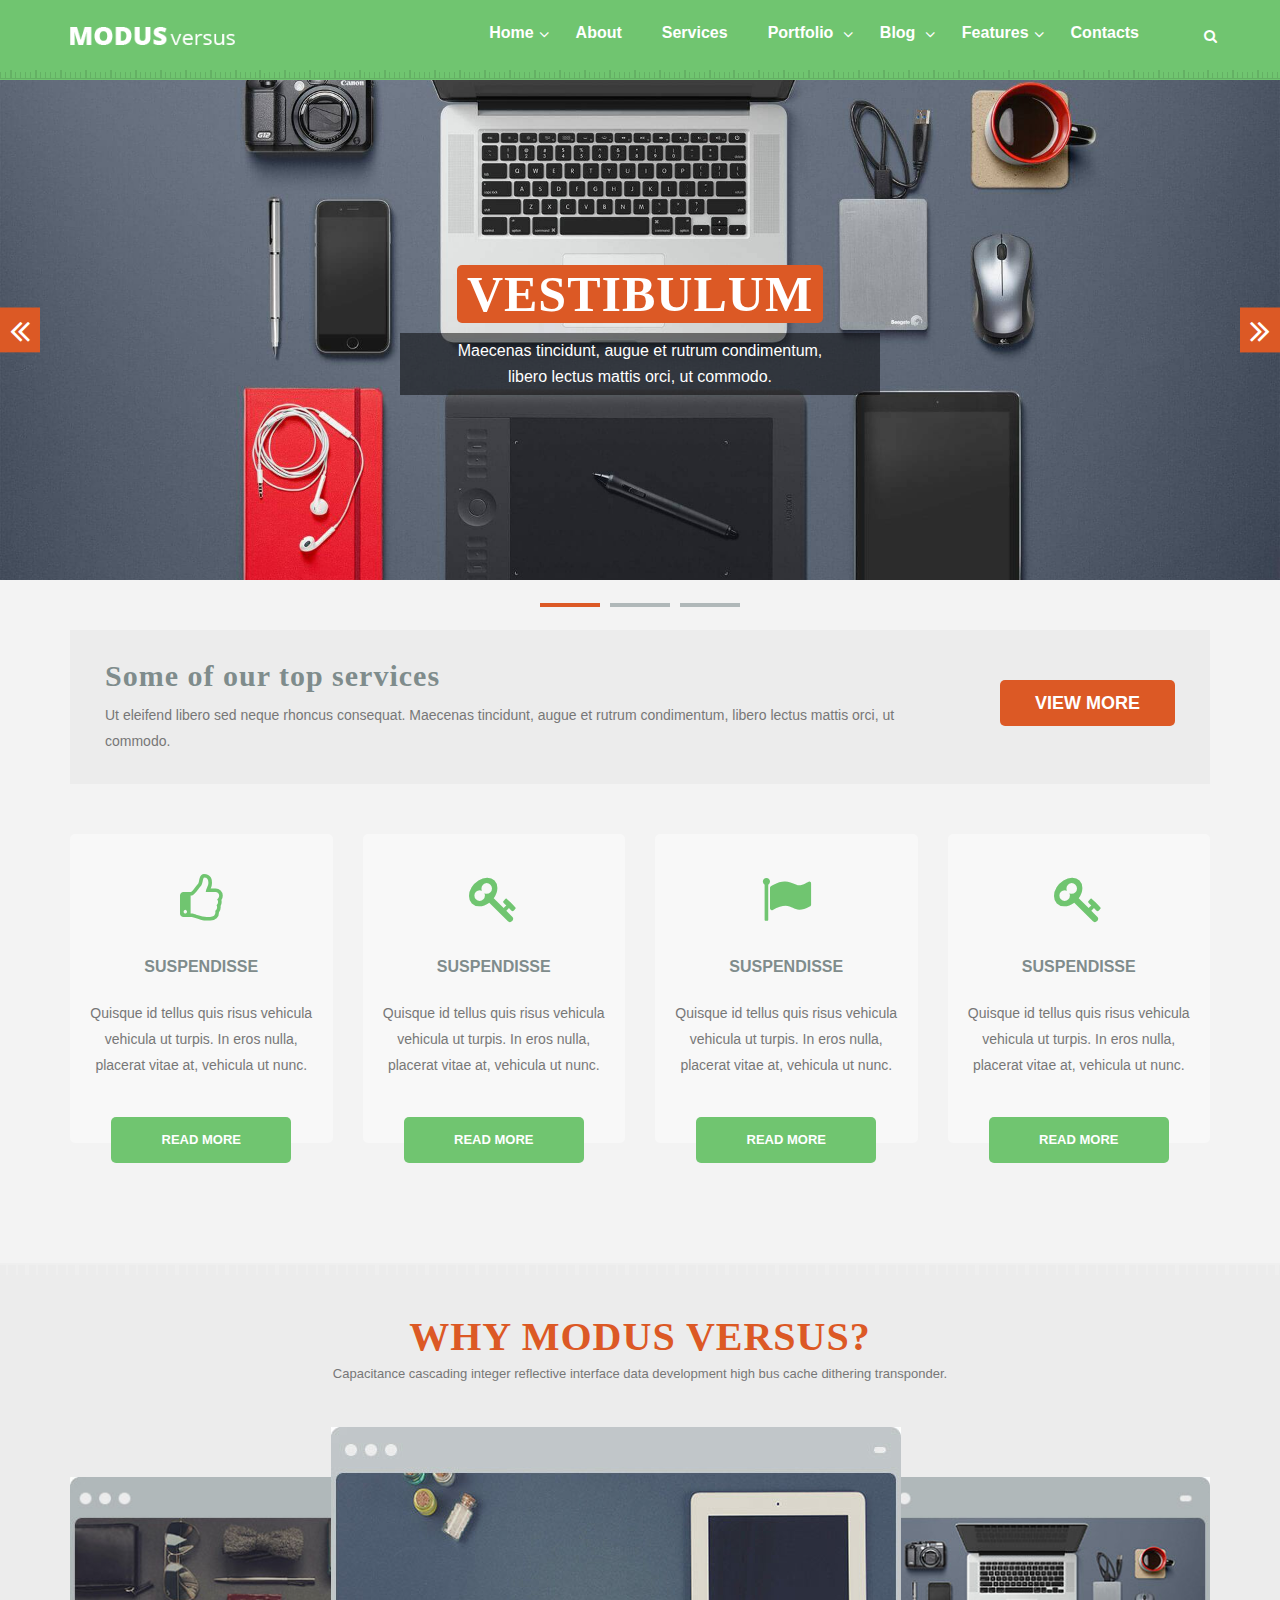
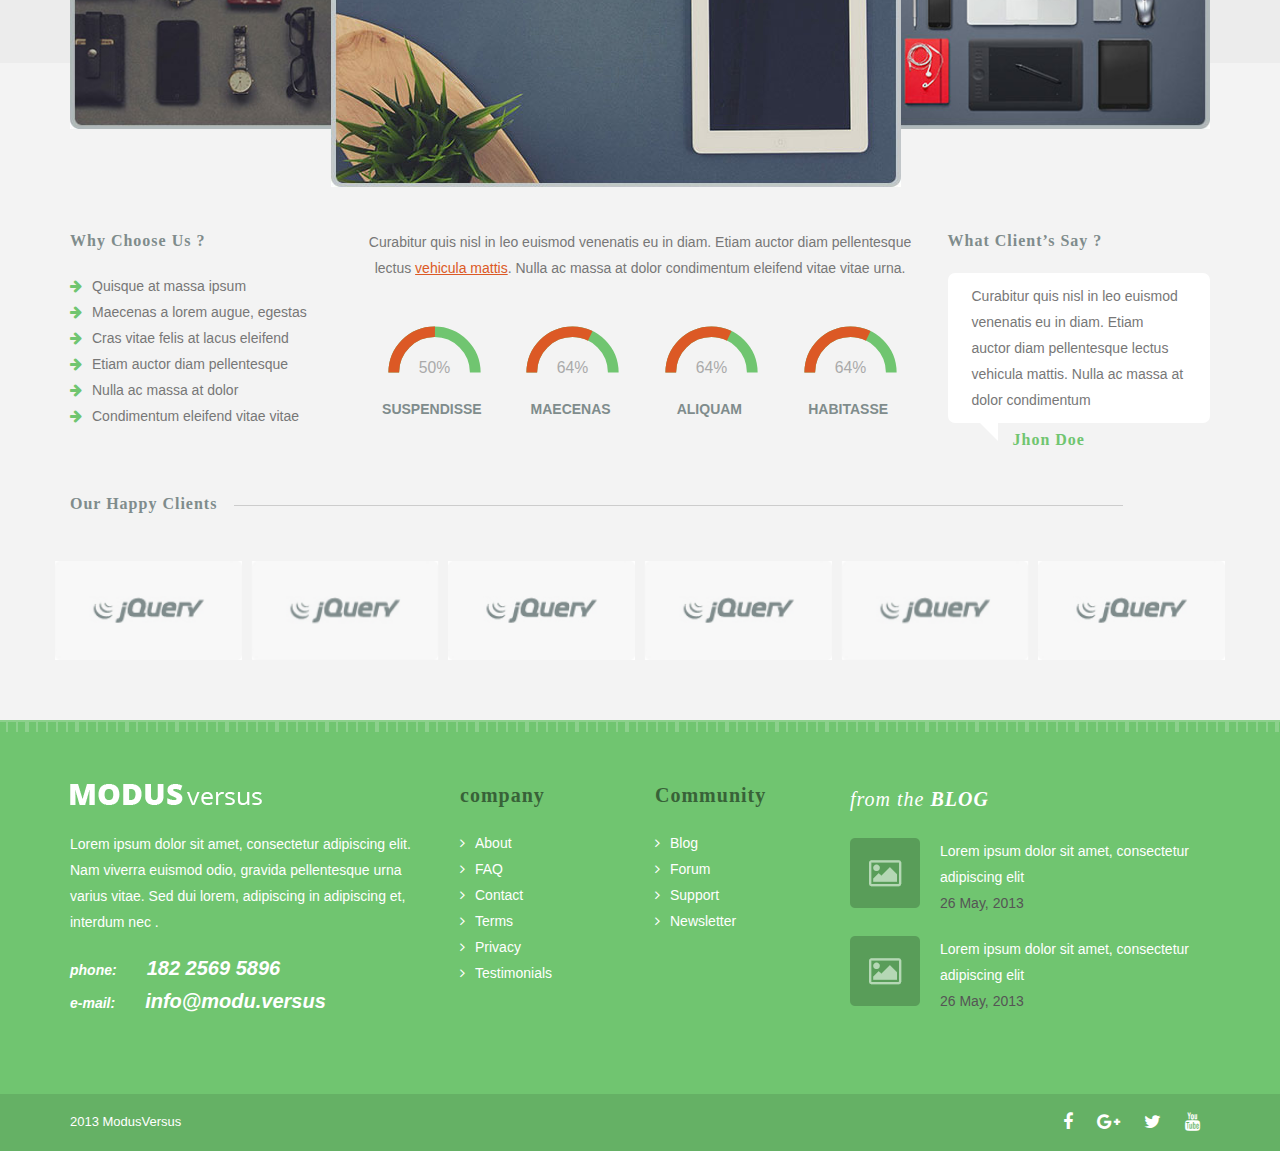
<file: home-2.html>
<!DOCTYPE html>
<html lang="en">
  <head>
    <meta charset="utf-8">
    <meta http-equiv="X-UA-Compatible" content="IE=edge">
    <meta name="viewport" content="width=device-width, initial-scale=1">
    <meta name="description" content="templatename is a multi purpose business templete suitable for insurance, Portfolio, corporate, car repair, construction or other business website">
    <meta name="keywords" content="Bootstrap, insurance, Portfolio, Car, Real Estate, Corporate, Multipurpose yemplete">
    <meta name="author" content="Jewel Hossain">
    
    <!-- Title -->
    <title>Modus Versus HTML Templete</title>
    <!-- ALL CSS HERE-->
    <!-- Bootstrap -->
    <link href="Assets/css/bootstrap.min.css" rel="stylesheet">
    <!-- FontAwesome -->
    <link rel="stylesheet" href="Assets/css/font-awesome.css">
    <!-- et circliful -->
    <link rel="stylesheet" href="Assets/css/jquery.circliful.css">
    <!-- et carousel -->
    <link rel="stylesheet" href="Assets/css/owl.carousel.css">
    <!-- Animate CSS -->
    <link rel="stylesheet" href="Assets/css/animate.min.css">
    <!-- Animate CSS -->
    <link rel="stylesheet" href="Assets/css/owl.transitions.css">
    <!-- Main Style CSS -->
    <link rel="stylesheet" href="style.css">
    <!-- Main Style CSS -->
    <link rel="stylesheet" href="Assets/css/home-style-2.css">
    <!-- Responsive CSS -->
    <link rel="stylesheet" href="Assets/css/responsive.css">
    

    <!-- HTML5 shim and Respond.js for IE8 support of HTML5 elements and media queries -->
    <!-- WARNING: Respond.js doesn't work if you view the page via file:// -->
    <!--[if lt IE 9]>
      <script src="https://oss.maxcdn.com/html5shiv/3.7.3/html5shiv.min.js"></script>
      <script src="https://oss.maxcdn.com/respond/1.4.2/respond.min.js"></script>
    <![endif]-->
  </head>
  <body>
       <!-- Start Header area-->
       <div class="header-area">
           <div class="header">
               <div class="container">
                   <div class="row">
                       <div class="col-md-2">
                           <div class="logo">
                               <a href="#"><img src="Assets/images/logo.png" alt=""></a>
                           </div>
                       </div>
                       <div class="col-md-10">
                           <div class="main-menu">
                               <nav class="navbar navbar-default navbar-right">
                                    <!-- Brand and toggle get grouped for better mobile display -->
                                    <div class="navbar-header">
                                      <button type="button" class="navbar-toggle collapsed" data-toggle="collapse" data-target="#bs-example-navbar-collapse-1" aria-expanded="false">
                                        <span class="sr-only">Toggle navigation</span>
                                        <span class="icon-bar"></span>
                                        <span class="icon-bar"></span>
                                        <span class="icon-bar"></span>
                                      </button>
                                    </div>

                                    <!-- Collect the nav links, forms, and other content for toggling -->
                                    <div class="collapse navbar-collapse" id="bs-example-navbar-collapse-1">
                                      <ul class="nav navbar-nav">
                                        <li class="dropdown">
                                          <a href="index.html" class="dropdown-toggle" data-toggle="dropdown" role="button" aria-haspopup="true" aria-expanded="false">Home<span class="caret"></span></a>
                                          <ul class="dropdown-menu">
                                            <li><a href="index.html"><i class="fa fa-angle-right"></i> Home Style One</a></li>
                                            <li><a href="home-2.html"><i class="fa fa-angle-right"></i> Home Style Two</a></li>
                                            <li><a href="home-3.html"><i class="fa fa-angle-right"></i> Home Style Three</a></li>
                                          </ul>
                                        </li>
                                        <li><a href="about.html">About</a></li>
                                        <li><a href="service.html">Services</a></li>
                                        <li class="dropdown">
                                          <a href="#" class="dropdown-toggle" data-toggle="dropdown" role="button" aria-haspopup="true" aria-expanded="false">Portfolio <span class="caret"></span></a>
                                          <ul class="dropdown-menu">
                                            <li><a href="portfolio-1col.html"><i class="fa fa-angle-right"></i> Portfolio 1 column page</a></li>
                                            <li><a href="portfolio-2col.html"><i class="fa fa-angle-right"></i> Portfolio 2 column page</a></li>
                                            <li><a href="portfolio-3col.html"><i class="fa fa-angle-right"></i> Portfolio 3 column page</a></li>
                                            <li><a href="portfolio-4col.html"><i class="fa fa-angle-right"></i> Portfolio 4 column page</a></li>
                                          </ul>
                                        </li>
                                        <li class="dropdown">
                                          <a href="#" class="dropdown-toggle" data-toggle="dropdown" role="button" aria-haspopup="true" aria-expanded="false">Blog <span class="caret"></span></a>
                                          <ul class="dropdown-menu">
                                              <li><a href="single-blog.html"><i class="fa fa-angle-right"></i> Single Blog</a></li>
                                              <li><a href="blog-listing.html"><i class="fa fa-angle-right"></i> Listing Blog</a></li>
                                          </ul>
                                        </li>
                                        <li class="dropdown">
                                         <a href="#" class="dropdown-toggle" data-toggle="dropdown" role="button" aria-haspopup="true" aria-expanded="false">Features<span class="caret"></span></a>
                                          <ul class="dropdown-menu">
                                              <li><a href="feature-style-1.html"><i class="fa fa-angle-right"></i> Features Style One</a></li>
                                              <li><a href="feature-style-2.html"><i class="fa fa-angle-right"></i> Features Style Two</a></li>
                                              <li><a href="feature-style-3.html"><i class="fa fa-angle-right"></i> Features Style Three</a></li>
                                          </ul>
                                        </li>
                                        <li><a href="contact.html">Contacts</a></li>
                                      </ul>
                                    </div><!-- /.navbar-collapse -->
                                </nav>
                                <div class="search-area">
                                    <div class="header-search-bar">
                                       
                                    </div>
                                    <div class="search-box">
                                        <input type="search" name="" id="" placeholder="Search Keyword...">
                                     </div>
                                </div>
                           </div>
                       </div>
                   </div>
               </div>
           </div>
       </div>
       
       <!-- End Header area-->
       
       <!-- Start Slider area-->
       <div class="slider-area text-center">
           <div class="slider owl-carousel">
              <div class="single-slider slide-bg-1">
                   <div class="single-item-table">
                       <div class="single-item-tablecell">
                           <div class="container">
                               <div class="row">
                                   <div class="col-md-12">
                                       <div class="slider-content">
                                           <h1>VESTIBULUM</h1>
                                           <p>Maecenas tincidunt, augue et rutrum condimentum, libero lectus mattis orci, ut commodo.</p>
                                       </div>
                                   </div>
                               </div>
                           </div>
                       </div>
                   </div>
               </div>
               <div class="single-slider slide-bg-2">
                   <div class="single-item-table">
                       <div class="single-item-tablecell">
                           <div class="container">
                               <div class="row">
                                   <div class="col-md-12">
                                       <div class="slider-content">
                                           <h1>VESTIBULUM</h1>
                                           <p>Maecenas tincidunt, augue et rutrum condimentum, libero lectus mattis orci, ut commodo.</p>
                                       </div>
                                   </div>
                               </div>
                           </div>
                       </div>
                   </div>
               </div>
               <div class="single-slider slide-bg-3">
                   <div class="single-item-table">
                       <div class="single-item-tablecell">
                           <div class="container">
                               <div class="row">
                                   <div class="col-md-12">
                                       <div class="slider-content">
                                           <h1>VESTIBULUM</h1>
                                           <p>Maecenas tincidunt, augue et rutrum condimentum, libero lectus mattis orci, ut commodo.</p>
                                       </div>
                                   </div>
                               </div>
                           </div>
                       </div>
                   </div>
               </div>
           </div>
       </div>
       <!-- End Slider area-->
       
       
       <!-- Start Service area-->
       <div class="serive-area text-center">
           <div class="container">
              <!-- Start section intro area-->
                   <div class="section-intro text-left">
                       <div class="row">
                           <div class="col-md-9">
                               <div class="intro-content">
                                   <h2>Some of our top services</h2>
                                   <p>Ut eleifend libero sed neque rhoncus consequat. Maecenas tincidunt, augue et rutrum condimentum, libero lectus mattis orci, ut commodo. </p>
                               </div>
                           </div>
                           <div class="col-md-3 text-right">
                              <button class="read-more">view more</button>
                           </div>
                       </div>
                   </div>
               <!-- End section intro area-->
               <div class="row">
                   <div class="col-md-3">
                       <div class="service-box">
                           <div class="box-icon">
                               <i class="fa fa-thumbs-o-up"></i>
                               <span>SUSPENDISSE</span>
                           </div>
                           <p> Quisque id tellus quis risus vehicula vehicula ut turpis. In eros nulla, placerat vitae at, vehicula ut nunc. </p>
                           <button class="read-more">Read More</button>
                       </div>
                   </div>
                   <div class="col-md-3">
                       <div class="service-box">
                           <div class="box-icon">
                               <i class="fa fa-key"></i>
                               <span>SUSPENDISSE</span>
                           </div>
                           <p> Quisque id tellus quis risus vehicula vehicula ut turpis. In eros nulla, placerat vitae at, vehicula ut nunc. </p>
                           <button class="read-more">Read More</button>
                       </div>
                   </div>
                   <div class="col-md-3">
                       <div class="service-box">
                           <div class="box-icon">
                               <i class="fa fa-flag"></i>
                               <span>SUSPENDISSE</span>
                           </div>
                           <p> Quisque id tellus quis risus vehicula vehicula ut turpis. In eros nulla, placerat vitae at, vehicula ut nunc. </p>
                           <button class="read-more">Read More</button>
                       </div>
                   </div>
                   <div class="col-md-3">
                       <div class="service-box">
                           <div class="box-icon">
                               <i class="fa fa-key"></i>
                               <span>SUSPENDISSE</span>
                           </div>
                           <p> Quisque id tellus quis risus vehicula vehicula ut turpis. In eros nulla, placerat vitae at, vehicula ut nunc. </p>
                           <button class="read-more">Read More</button>
                       </div>
                   </div>
               </div>
           </div>
       </div>
       <!-- End Service area-->
       
       <!-- Start why-choose area-->
       <div class="why-choose-area text-center">
           <div class="container">
              <div class="row">
                  <div class="col-md-12">
                      <div class="section-title">
                          <h1>WHY MODUS VERSUS?</h1>
                          <p>Capacitance cascading integer reflective interface data development high bus cache dithering transponder.  </p>
                      </div>
                  </div>
              </div>
               <div class="row">
                   <div class="choose-img">
                       <div class="col-md-4">
                           <div class="choose-img-1">
                               <img src="Assets/images/2.jpg" alt="">
                           </div>
                       </div>
                       <div class="col-md-4">
                           <div class="choose-img-2">
                               <img src="Assets/images/1.jpg" alt="">
                           </div>
                       </div>
                       <div class="col-md-4">
                           <div class="choose-img-3">
                               <img src="Assets/images/3.jpg" alt="">
                           </div>
                       </div>
                   </div>
               </div>
           </div>
           <div class="choose-content">
               <div class="container">
                   <div class="row">
                       <div class="col-md-3">
                           <div class="choose-list text-left">
                               <div class="list-title">
                                   <h5>Why Choose Us ?</h5>
                               </div>
                               <ul>
                                   <li><a href="#"><i class="fa fa-arrow-right"></i>Quisque at massa ipsum </a></li>
                                   <li><a href="#"><i class="fa fa-arrow-right"></i>Maecenas a lorem augue, egestas</a></li>
                                   <li><a href="#"><i class="fa fa-arrow-right"></i>Cras vitae felis at lacus eleifend </a></li>
                                   <li><a href="#"><i class="fa fa-arrow-right"></i>Etiam auctor diam pellentesque</a></li>
                                   <li><a href="#"><i class="fa fa-arrow-right"></i>Nulla ac massa at dolor</a></li>
                                   <li><a href="#"><i class="fa fa-arrow-right"></i>Condimentum eleifend vitae vitae </a></li>
                               </ul>
                           </div>
                       </div>
                       <div class="col-md-6">
                           <div class="choose-counter-box">
                              <div class="counter-content">
                                  <p>Curabitur quis nisl in leo euismod venenatis eu in diam. Etiam auctor diam pellentesque lectus <a href="#">vehicula mattis</a>. Nulla ac massa at dolor condimentum eleifend vitae vitae urna.</p>
                              </div>
                              <div class="counter-progress">
                                   <div id="circle-1">
                                       <p>SUSPENDISSE </p>
                                   </div>
                                   <div id="circle-2">
                                       <p>MAECENAS</p>
                                   </div>
                                   <div id="circle-3">
                                       <p>ALIQUAM </p>
                                   </div>
                                   <div id="circle-4">
                                       <p>HABITASSE </p>
                                   </div>
                              </div>
                           </div>
                       </div>
                       <div class="col-md-3">
                           <div class="choose-list text-left">
                               <div class="list-title">
                                   <h5>What Client’s Say ?</h5>
                               </div>
                               <p>Curabitur quis nisl in leo euismod venenatis eu in diam. Etiam auctor diam pellentesque lectus vehicula mattis. Nulla ac massa at dolor condimentum</p>
                               <div class="client-name">
                                   <h5>Jhon Doe</h5>
                               </div>
                           </div>
                       </div>
                   </div>
               </div>
           </div>
       </div>
       <!-- End why-choose area-->
       
       <!-- Start client area-->
       <div class="client-area">
           <div class="container">
              <div class="row">
                  <div class="col-md-12">
                      <div class="client-title">
                          <h5>Our Happy Clients</h5>
                      </div>
                  </div>
              </div>
               <div class="row">
                   <div class="client-carousel owl-carousel">
                       <div class="single-item">
                          <div class="client-img"><img src="Assets/images/client/1.jpg" alt=""></div>
                        </div>
                        <div class="single-item">
                          <div class="client-img"><img src="Assets/images/client/1.jpg" alt=""></div>
                        </div>
                        <div class="single-item">
                          <div class="client-img"><img src="Assets/images/client/1.jpg" alt=""></div>
                        </div>
                        <div class="single-item">
                          <div class="client-img"><img src="Assets/images/client/1.jpg" alt=""></div>
                        </div>
                        <div class="single-item">
                          <div class="client-img"><img src="Assets/images/client/1.jpg" alt=""></div>
                        </div>
                        <div class="single-item">
                          <div class="client-img"><img src="Assets/images/client/1.jpg" alt=""></div>
                        </div>
                   </div>
               </div>
           </div>
       </div>
       <!-- End client area-->
       
       <!-- Start Footer area-->
       <footer class="footer-area">
           <div class="container">
               <div class="row">
                   <div class="col-md-4">
                       <div class="footer-content">
                           <div class="footer-logo">
                               <img src="Assets/images/logo.png" alt="">
                           </div>
                           <p>Lorem ipsum dolor sit amet, consectetur adipiscing elit. Nam viverra euismod odio, gravida pellentesque urna varius vitae. Sed dui lorem, adipiscing in adipiscing et, interdum nec .</p>
                           <div class="footer-contact">
                               <p><span>phone:</span>182 2569 5896</p>
                               <p><span>e-mail:</span>info@modu.versus</p>
                           </div>
                       </div>
                   </div>
                   <div class="col-md-2">
                       <div class="footer-links">
                           <div class="footer-title">
                               <h4>company</h4>
                           </div>
                           <ul>
                               <li><a href="#"><i class="fa fa-angle-right"></i>About</a></li>
                               <li><a href="#"><i class="fa fa-angle-right"></i>FAQ</a></li>
                               <li><a href="#"><i class="fa fa-angle-right"></i>Contact</a></li>
                               <li><a href="#"><i class="fa fa-angle-right"></i>Terms</a></li>
                               <li><a href="#"><i class="fa fa-angle-right"></i>Privacy</a></li>
                               <li><a href="#"><i class="fa fa-angle-right"></i>Testimonials</a></li>
                           </ul>
                       </div>
                   </div>
                   <div class="col-md-2">
                       <div class="footer-links">
                           <div class="footer-title">
                               <h4>Community</h4>
                           </div>
                           <ul>
                               <li><a href="#"><i class="fa fa-angle-right"></i>Blog</a></li>
                               <li><a href="#"><i class="fa fa-angle-right"></i>Forum</a></li>
                               <li><a href="#"><i class="fa fa-angle-right"></i>Support</a></li>
                               <li><a href="#"><i class="fa fa-angle-right"></i>Newsletter</a></li> 
                           </ul>
                       </div>
                   </div>
                   <div class="col-md-4">
                      <div class="footer-content">
                          <div class="footer-title">
                              <h3>from the <strong>BLOG</strong></h3>
                          </div>
                          <div class="footer-post">
                              <a href="#"><img src="Assets/images/footer/1.png" alt=""></a>
                              <div class="post-content">
                                  <p>Lorem ipsum dolor sit amet, consectetur adipiscing elit</p>
                                  <span>26 May, 2013</span>
                              </div>                          
                          </div>
                          <div class="footer-post">
                              <a href="#"><img src="Assets/images/footer/1.png" alt=""></a>
                              <div class="post-content">
                                  <p>Lorem ipsum dolor sit amet, consectetur adipiscing elit</p>
                                  <span>26 May, 2013</span>
                              </div>                          
                          </div>
                      </div>
                   </div>
               </div>
           </div>
       </footer>
       <!-- End Footer area-->
       
       <!-- Start Footer bottom area-->
       <div class="footer-bottom">
           <div class="container">
               <div class="row">
                   <div class="col-md-6">
                       <div class="bootom-content text-left">
                           <p>2013  ModusVersus</p>
                       </div>
                   </div>
                   <div class="col-md-6">
                       <div class="social-links text-right">
                           <ul>
                               <li><a href=""><i class="fa fa-facebook"></i></a></li>
                               <li><a href=""><i class="fa fa-google-plus"></i></a></li>
                               <li><a href=""><i class="fa fa-twitter"></i></a></li>
                               <li><a href=""><i class="fa fa-youtube"></i></a></li>
                           </ul>
                       </div>
                   </div>
               </div>
           </div>
       </div>
       <!-- End Footer bottom area-->
      
    <!-- jQuery (necessary for Bootstrap's JavaScript plugins) -->
    <script src="Assets/js/jquery-3.1.1.min.js"></script>
    <!-- Include all compiled plugins (below), or include individual files as needed -->
    <!-- Bootstrap JS-->
    <script src="Assets/js/bootstrap.min.js"></script>
    <!-- circliful JS-->
    <script src="Assets/js/jquery.circliful.js"></script>
    <!-- wow JS-->
    <script src="Assets/js/wow.js"></script>
    <!-- carousel JS-->
    <script src="Assets/js/owl.carousel.js"></script>
    <!-- main JS-->
    <script src="Assets/js/main.js"></script>
    
    
    
    
    
    <script>
     $(document).ready(function () {
            $("#circle-1").circliful({
                animationSetp:5,
                foregroundBorderWidth: 15,
                backgroundBorderWidth: 15,
                percent: 50,
                halfCircle:1,
                backgroundColor:'#70C570',
                textColor: '#7f8c8c',
                textSize: 28,
                textStyle:'font-size: 16px; font-weight: bold',
                foregroundColor:'#DC5925',
            });
            $("#circle-2").circliful({
                animationSetp:5,
                foregroundBorderWidth: 15,
                backgroundBorderWidth: 15,
                percent: 70,
                halfCircle:1,
                backgroundColor:'#70C570',
                textColor: '#7f8c8c',
                textSize: 28,
                textStyle:'font-size: 16px; font-weight: bold',
                foregroundColor:'#DC5925',
            });
            $(" #circle-3").circliful({
                animationSetp:5,
                foregroundBorderWidth: 15,
                backgroundBorderWidth: 15,
                percent: 80,
                halfCircle:1,
                backgroundColor:'#70C570',
                textColor: '#7f8c8c',
                textSize: 28,
                textStyle:'font-size: 16px; font-weight: bold',
                foregroundColor:'#DC5925',
            });
            $("#circle-4").circliful({
                animationSetp:5,
                foregroundBorderWidth: 15,
                backgroundBorderWidth: 15,
                percent: 100,
                halfCircle:1,
                backgroundColor:'#70C570',
                textColor: '#7f8c8c',
                textSize: 28,
                textStyle:'font-size: 16px; font-weight: bold',
                foregroundColor:'#DC5925',
            });
         
        });
    </script>
  </body>
</html>
</file>
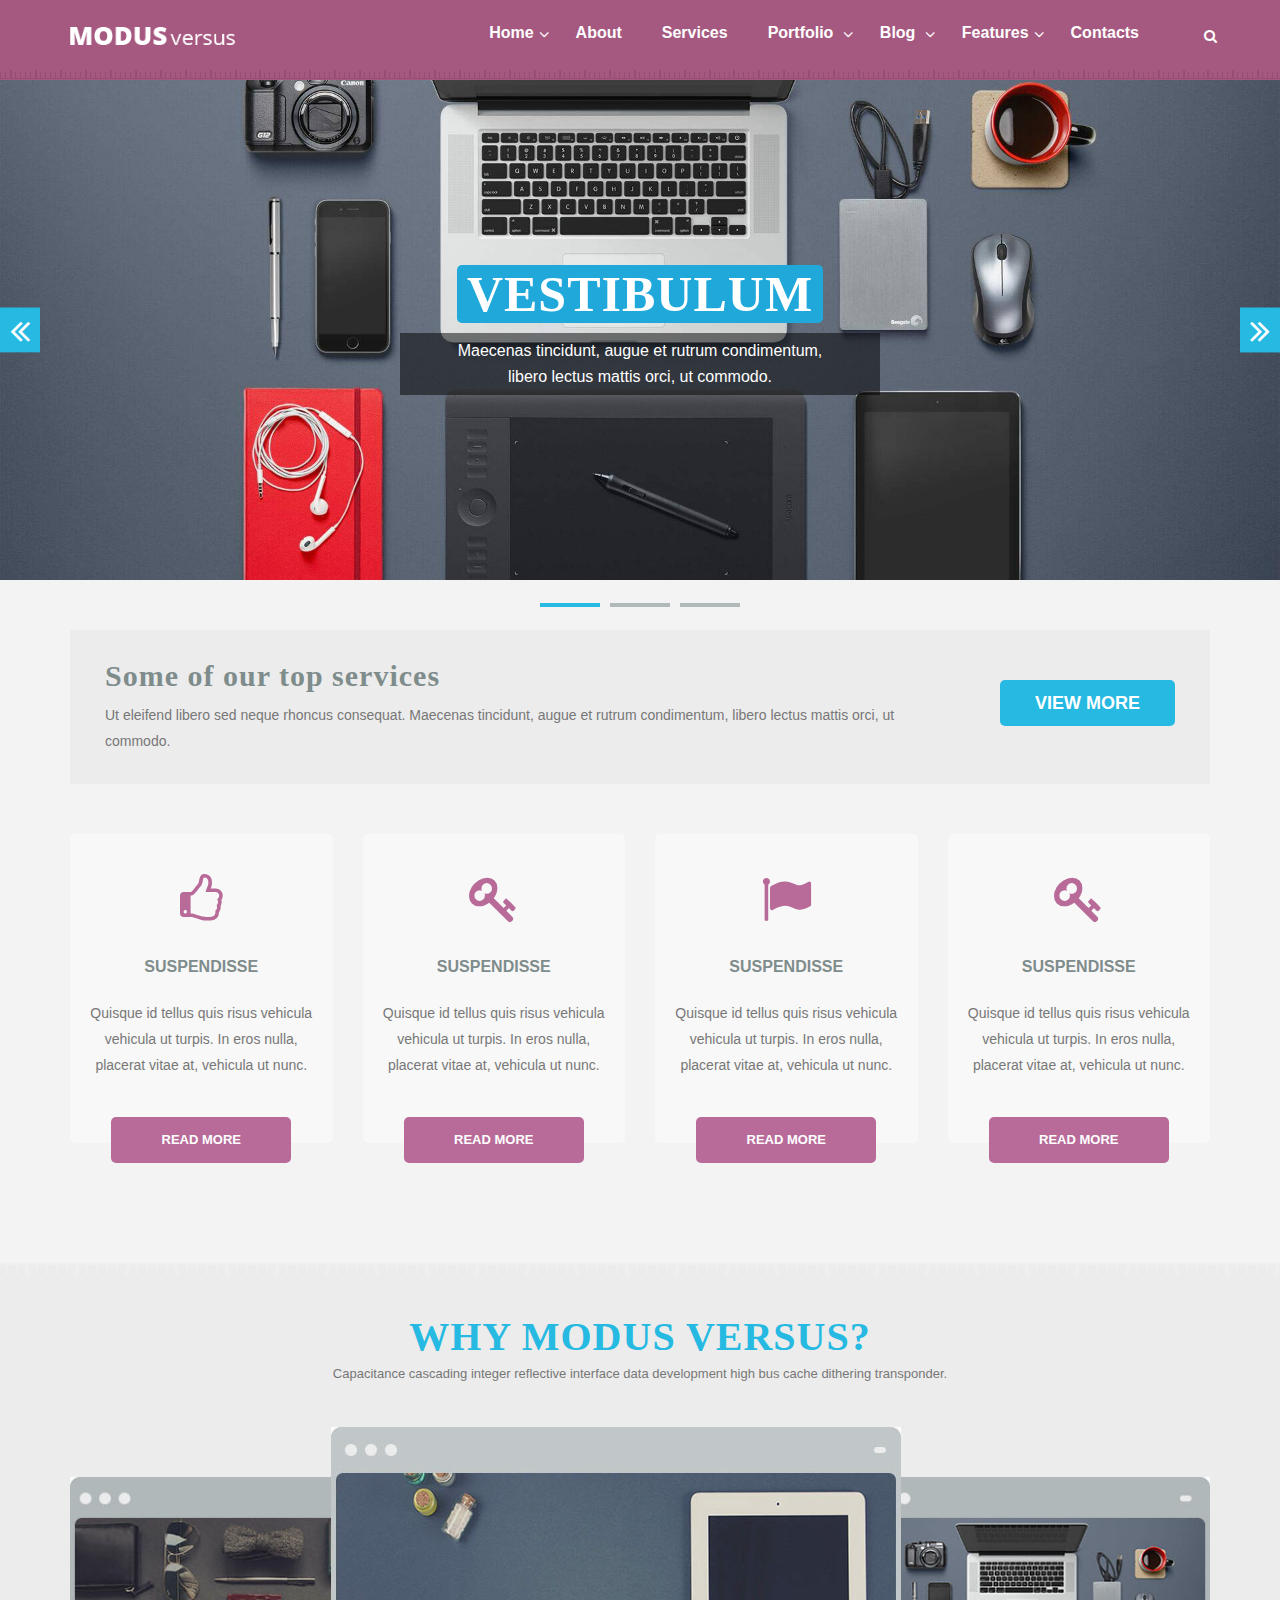
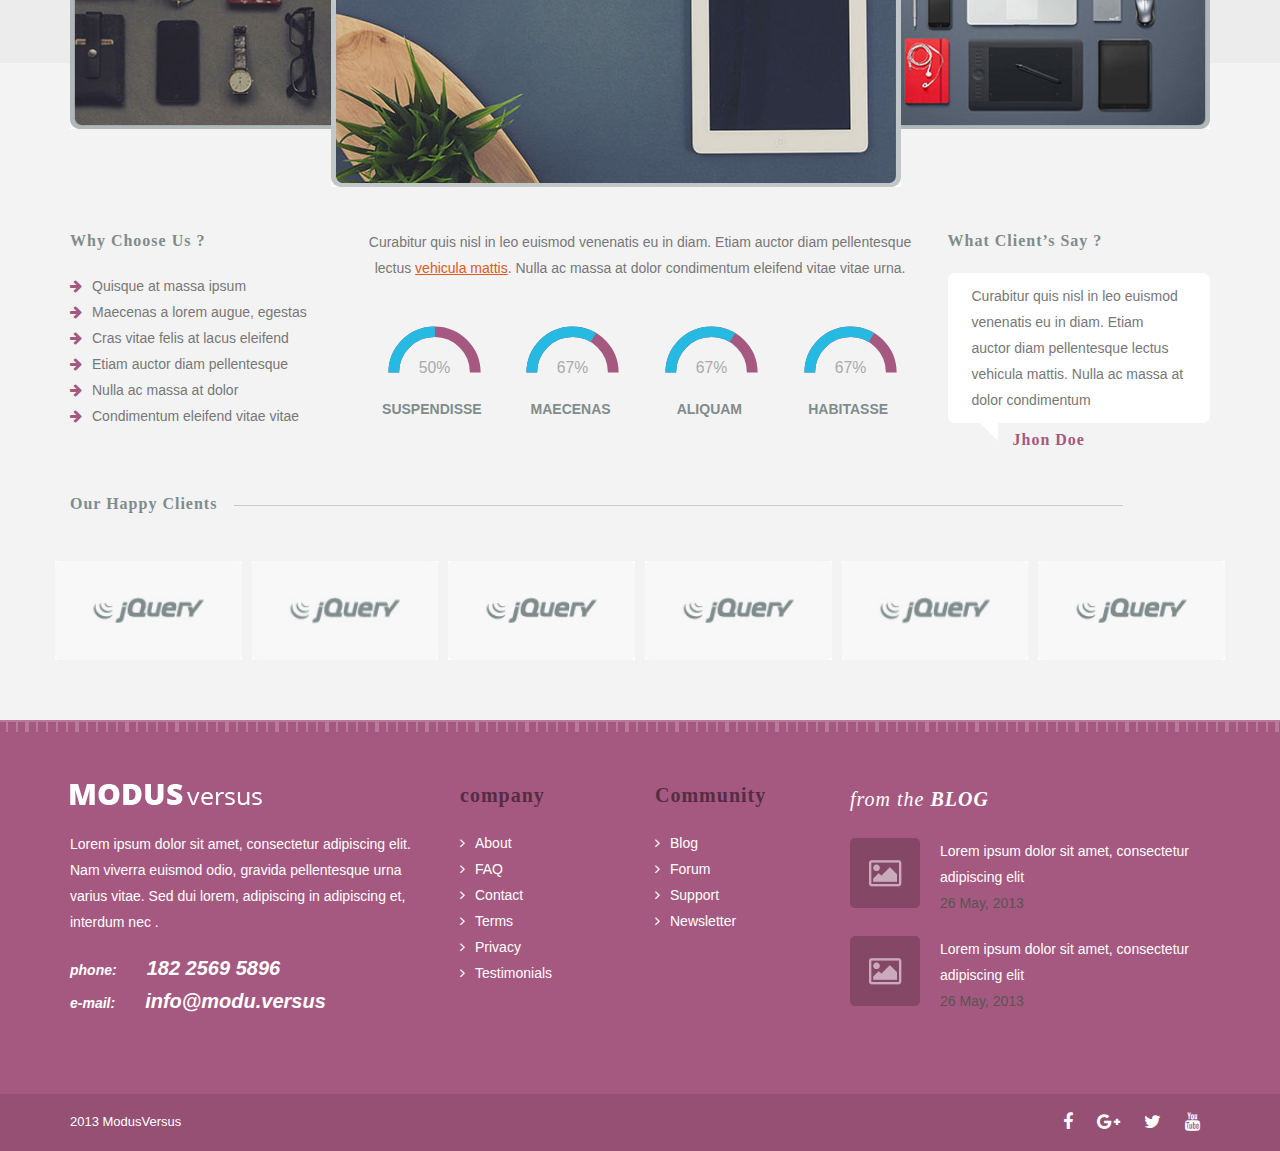
<file: home-3.html>
<!DOCTYPE html>
<html lang="en">
  <head>
    <meta charset="utf-8">
    <meta http-equiv="X-UA-Compatible" content="IE=edge">
    <meta name="viewport" content="width=device-width, initial-scale=1">
    <meta name="description" content="templatename is a multi purpose business templete suitable for insurance, Portfolio, corporate, car repair, construction or other business website">
    <meta name="keywords" content="Bootstrap, insurance, Portfolio, Car, Real Estate, Corporate, Multipurpose yemplete">
    <meta name="author" content="Jewel Hossain">
    
    <!-- Title -->
    <title>Modus Versus HTML Templete</title>
    <!-- ALL CSS HERE-->
    <!-- Bootstrap -->
    <link href="Assets/css/bootstrap.min.css" rel="stylesheet">
    <!-- FontAwesome -->
    <link rel="stylesheet" href="Assets/css/font-awesome.css">
    <!-- et circliful -->
    <link rel="stylesheet" href="Assets/css/jquery.circliful.css">
    <!-- et carousel -->
    <link rel="stylesheet" href="Assets/css/owl.carousel.css">
    <!-- Animate CSS -->
    <link rel="stylesheet" href="Assets/css/animate.min.css">
    <!-- Animate CSS -->
    <link rel="stylesheet" href="Assets/css/owl.transitions.css">
    <!-- Main Style CSS -->
    <link rel="stylesheet" href="style.css">
    <!-- Main Style CSS -->
    <link rel="stylesheet" href="Assets/css/home-style-3.css">
    <!-- Responsive CSS -->
    <link rel="stylesheet" href="Assets/css/responsive.css">
    

    <!-- HTML5 shim and Respond.js for IE8 support of HTML5 elements and media queries -->
    <!-- WARNING: Respond.js doesn't work if you view the page via file:// -->
    <!--[if lt IE 9]>
      <script src="https://oss.maxcdn.com/html5shiv/3.7.3/html5shiv.min.js"></script>
      <script src="https://oss.maxcdn.com/respond/1.4.2/respond.min.js"></script>
    <![endif]-->
  </head>
  <body>
       <!-- Start Header area-->
       <div class="header-area">
           <div class="header">
               <div class="container">
                   <div class="row">
                       <div class="col-md-2">
                           <div class="logo">
                               <a href="#"><img src="Assets/images/logo.png" alt=""></a>
                           </div>
                       </div>
                       <div class="col-md-10">
                           <div class="main-menu">
                               <nav class="navbar navbar-default navbar-right">
                                    <!-- Brand and toggle get grouped for better mobile display -->
                                    <div class="navbar-header">
                                      <button type="button" class="navbar-toggle collapsed" data-toggle="collapse" data-target="#bs-example-navbar-collapse-1" aria-expanded="false">
                                        <span class="sr-only">Toggle navigation</span>
                                        <span class="icon-bar"></span>
                                        <span class="icon-bar"></span>
                                        <span class="icon-bar"></span>
                                      </button>
                                    </div>

                                    <!-- Collect the nav links, forms, and other content for toggling -->
                                    <div class="collapse navbar-collapse" id="bs-example-navbar-collapse-1">
                                      <ul class="nav navbar-nav">
                                        <li class="dropdown">
                                          <a href="index.html" class="dropdown-toggle" data-toggle="dropdown" role="button" aria-haspopup="true" aria-expanded="false">Home<span class="caret"></span></a>
                                          <ul class="dropdown-menu">
                                            <li><a href="index.html"><i class="fa fa-angle-right"></i> Home Style One</a></li>
                                            <li><a href="home-2.html"><i class="fa fa-angle-right"></i> Home Style Two</a></li>
                                            <li><a href="home-3.html"><i class="fa fa-angle-right"></i> Home Style Three</a></li>
                                          </ul>
                                        </li>
                                        <li><a href="about.html">About</a></li>
                                        <li><a href="service.html">Services</a></li>
                                        <li class="dropdown">
                                          <a href="#" class="dropdown-toggle" data-toggle="dropdown" role="button" aria-haspopup="true" aria-expanded="false">Portfolio <span class="caret"></span></a>
                                          <ul class="dropdown-menu">
                                            <li><a href="portfolio-1col.html"><i class="fa fa-angle-right"></i> Portfolio 1 column page</a></li>
                                            <li><a href="portfolio-2col.html"><i class="fa fa-angle-right"></i> Portfolio 2 column page</a></li>
                                            <li><a href="portfolio-3col.html"><i class="fa fa-angle-right"></i> Portfolio 3 column page</a></li>
                                            <li><a href="portfolio-4col.html"><i class="fa fa-angle-right"></i> Portfolio 4 column page</a></li>
                                          </ul>
                                        </li>
                                        <li class="dropdown">
                                          <a href="#" class="dropdown-toggle" data-toggle="dropdown" role="button" aria-haspopup="true" aria-expanded="false">Blog <span class="caret"></span></a>
                                          <ul class="dropdown-menu">
                                              <li><a href="single-blog.html"><i class="fa fa-angle-right"></i> Single Blog</a></li>
                                              <li><a href="blog-listing.html"><i class="fa fa-angle-right"></i> Listing Blog</a></li>
                                          </ul>
                                        </li>
                                        <li class="dropdown">
                                         <a href="#" class="dropdown-toggle" data-toggle="dropdown" role="button" aria-haspopup="true" aria-expanded="false">Features<span class="caret"></span></a>
                                          <ul class="dropdown-menu">
                                              <li><a href="feature-style-1.html"><i class="fa fa-angle-right"></i> Features Style One</a></li>
                                              <li><a href="feature-style-2.html"><i class="fa fa-angle-right"></i> Features Style Two</a></li>
                                              <li><a href="feature-style-3.html"><i class="fa fa-angle-right"></i> Features Style Three</a></li>
                                          </ul>
                                        </li>
                                        <li><a href="contact.html">Contacts</a></li>
                                      </ul>
                                    </div><!-- /.navbar-collapse -->
                                </nav>
                                <div class="search-area">
                                    <div class="header-search-bar">
                                       
                                    </div>
                                    <div class="search-box">
                                        <input type="search" name="" id="" placeholder="Search Keyword...">
                                     </div>
                                </div>
                           </div>
                       </div>
                   </div>
               </div>
           </div>
       </div>
       
       <!-- End Header area-->
       
       <!-- Start Slider area-->
       <div class="slider-area text-center">
           <div class="slider owl-carousel">
              <div class="single-slider slide-bg-1">
                   <div class="single-item-table">
                       <div class="single-item-tablecell">
                           <div class="container">
                               <div class="row">
                                   <div class="col-md-12">
                                       <div class="slider-content">
                                           <h1>VESTIBULUM</h1>
                                           <p>Maecenas tincidunt, augue et rutrum condimentum, libero lectus mattis orci, ut commodo.</p>
                                       </div>
                                   </div>
                               </div>
                           </div>
                       </div>
                   </div>
               </div>
               <div class="single-slider slide-bg-2">
                   <div class="single-item-table">
                       <div class="single-item-tablecell">
                           <div class="container">
                               <div class="row">
                                   <div class="col-md-12">
                                       <div class="slider-content">
                                           <h1>VESTIBULUM</h1>
                                           <p>Maecenas tincidunt, augue et rutrum condimentum, libero lectus mattis orci, ut commodo.</p>
                                       </div>
                                   </div>
                               </div>
                           </div>
                       </div>
                   </div>
               </div>
               <div class="single-slider slide-bg-3">
                   <div class="single-item-table">
                       <div class="single-item-tablecell">
                           <div class="container">
                               <div class="row">
                                   <div class="col-md-12">
                                       <div class="slider-content">
                                           <h1>VESTIBULUM</h1>
                                           <p>Maecenas tincidunt, augue et rutrum condimentum, libero lectus mattis orci, ut commodo.</p>
                                       </div>
                                   </div>
                               </div>
                           </div>
                       </div>
                   </div>
               </div>
           </div>
       </div>
       <!-- End Slider area-->
       
       
       <!-- Start Service area-->
       <div class="serive-area text-center">
           <div class="container">
              <!-- Start section intro area-->
                   <div class="section-intro text-left">
                       <div class="row">
                           <div class="col-md-9">
                               <div class="intro-content">
                                   <h2>Some of our top services</h2>
                                   <p>Ut eleifend libero sed neque rhoncus consequat. Maecenas tincidunt, augue et rutrum condimentum, libero lectus mattis orci, ut commodo. </p>
                               </div>
                           </div>
                           <div class="col-md-3 text-right">
                              <button class="read-more">view more</button>
                           </div>
                       </div>
                   </div>
               <!-- End section intro area-->
               <div class="row">
                   <div class="col-md-3">
                       <div class="service-box">
                           <div class="box-icon">
                               <i class="fa fa-thumbs-o-up"></i>
                               <span>SUSPENDISSE</span>
                           </div>
                           <p> Quisque id tellus quis risus vehicula vehicula ut turpis. In eros nulla, placerat vitae at, vehicula ut nunc. </p>
                           <button class="read-more">Read More</button>
                       </div>
                   </div>
                   <div class="col-md-3">
                       <div class="service-box">
                           <div class="box-icon">
                               <i class="fa fa-key"></i>
                               <span>SUSPENDISSE</span>
                           </div>
                           <p> Quisque id tellus quis risus vehicula vehicula ut turpis. In eros nulla, placerat vitae at, vehicula ut nunc. </p>
                           <button class="read-more">Read More</button>
                       </div>
                   </div>
                   <div class="col-md-3">
                       <div class="service-box">
                           <div class="box-icon">
                               <i class="fa fa-flag"></i>
                               <span>SUSPENDISSE</span>
                           </div>
                           <p> Quisque id tellus quis risus vehicula vehicula ut turpis. In eros nulla, placerat vitae at, vehicula ut nunc. </p>
                           <button class="read-more">Read More</button>
                       </div>
                   </div>
                   <div class="col-md-3">
                       <div class="service-box">
                           <div class="box-icon">
                               <i class="fa fa-key"></i>
                               <span>SUSPENDISSE</span>
                           </div>
                           <p> Quisque id tellus quis risus vehicula vehicula ut turpis. In eros nulla, placerat vitae at, vehicula ut nunc. </p>
                           <button class="read-more">Read More</button>
                       </div>
                   </div>
               </div>
           </div>
       </div>
       <!-- End Service area-->
       
       <!-- Start why-choose area-->
       <div class="why-choose-area text-center">
           <div class="container">
              <div class="row">
                  <div class="col-md-12">
                      <div class="section-title">
                          <h1>WHY MODUS VERSUS?</h1>
                          <p>Capacitance cascading integer reflective interface data development high bus cache dithering transponder.  </p>
                      </div>
                  </div>
              </div>
               <div class="row">
                   <div class="choose-img">
                       <div class="col-md-4">
                           <div class="choose-img-1">
                               <img src="Assets/images/2.jpg" alt="">
                           </div>
                       </div>
                       <div class="col-md-4">
                           <div class="choose-img-2">
                               <img src="Assets/images/1.jpg" alt="">
                           </div>
                       </div>
                       <div class="col-md-4">
                           <div class="choose-img-3">
                               <img src="Assets/images/3.jpg" alt="">
                           </div>
                       </div>
                   </div>
               </div>
           </div>
           <div class="choose-content">
               <div class="container">
                   <div class="row">
                       <div class="col-md-3">
                           <div class="choose-list text-left">
                               <div class="list-title">
                                   <h5>Why Choose Us ?</h5>
                               </div>
                               <ul>
                                   <li><a href="#"><i class="fa fa-arrow-right"></i>Quisque at massa ipsum </a></li>
                                   <li><a href="#"><i class="fa fa-arrow-right"></i>Maecenas a lorem augue, egestas</a></li>
                                   <li><a href="#"><i class="fa fa-arrow-right"></i>Cras vitae felis at lacus eleifend </a></li>
                                   <li><a href="#"><i class="fa fa-arrow-right"></i>Etiam auctor diam pellentesque</a></li>
                                   <li><a href="#"><i class="fa fa-arrow-right"></i>Nulla ac massa at dolor</a></li>
                                   <li><a href="#"><i class="fa fa-arrow-right"></i>Condimentum eleifend vitae vitae </a></li>
                               </ul>
                           </div>
                       </div>
                       <div class="col-md-6">
                           <div class="choose-counter-box">
                              <div class="counter-content">
                                  <p>Curabitur quis nisl in leo euismod venenatis eu in diam. Etiam auctor diam pellentesque lectus <a href="#">vehicula mattis</a>. Nulla ac massa at dolor condimentum eleifend vitae vitae urna.</p>
                              </div>
                              <div class="counter-progress">
                                   <div id="circle-1">
                                       <p>SUSPENDISSE </p>
                                   </div>
                                   <div id="circle-2">
                                       <p>MAECENAS</p>
                                   </div>
                                   <div id="circle-3">
                                       <p>ALIQUAM </p>
                                   </div>
                                   <div id="circle-4">
                                       <p>HABITASSE </p>
                                   </div>
                              </div>
                           </div>
                       </div>
                       <div class="col-md-3">
                           <div class="choose-list text-left">
                               <div class="list-title">
                                   <h5>What Client’s Say ?</h5>
                               </div>
                               <p>Curabitur quis nisl in leo euismod venenatis eu in diam. Etiam auctor diam pellentesque lectus vehicula mattis. Nulla ac massa at dolor condimentum</p>
                               <div class="client-name">
                                   <h5>Jhon Doe</h5>
                               </div>
                           </div>
                       </div>
                   </div>
               </div>
           </div>
       </div>
       <!-- End why-choose area-->
       
       <!-- Start client area-->
       <div class="client-area">
           <div class="container">
              <div class="row">
                  <div class="col-md-12">
                      <div class="client-title">
                          <h5>Our Happy Clients</h5>
                      </div>
                  </div>
              </div>
               <div class="row">
                   <div class="client-carousel owl-carousel">
                       <div class="single-item">
                          <div class="client-img"><img src="Assets/images/client/1.jpg" alt=""></div>
                        </div>
                        <div class="single-item">
                          <div class="client-img"><img src="Assets/images/client/1.jpg" alt=""></div>
                        </div>
                        <div class="single-item">
                          <div class="client-img"><img src="Assets/images/client/1.jpg" alt=""></div>
                        </div>
                        <div class="single-item">
                          <div class="client-img"><img src="Assets/images/client/1.jpg" alt=""></div>
                        </div>
                        <div class="single-item">
                          <div class="client-img"><img src="Assets/images/client/1.jpg" alt=""></div>
                        </div>
                        <div class="single-item">
                          <div class="client-img"><img src="Assets/images/client/1.jpg" alt=""></div>
                        </div>
                   </div>
               </div>
           </div>
       </div>
       <!-- End client area-->
       
       <!-- Start Footer area-->
       <footer class="footer-area">
           <div class="container">
               <div class="row">
                   <div class="col-md-4">
                       <div class="footer-content">
                           <div class="footer-logo">
                               <img src="Assets/images/logo.png" alt="">
                           </div>
                           <p>Lorem ipsum dolor sit amet, consectetur adipiscing elit. Nam viverra euismod odio, gravida pellentesque urna varius vitae. Sed dui lorem, adipiscing in adipiscing et, interdum nec .</p>
                           <div class="footer-contact">
                               <p><span>phone:</span>182 2569 5896</p>
                               <p><span>e-mail:</span>info@modu.versus</p>
                           </div>
                       </div>
                   </div>
                   <div class="col-md-2">
                       <div class="footer-links">
                           <div class="footer-title">
                               <h4>company</h4>
                           </div>
                           <ul>
                               <li><a href="#"><i class="fa fa-angle-right"></i>About</a></li>
                               <li><a href="#"><i class="fa fa-angle-right"></i>FAQ</a></li>
                               <li><a href="#"><i class="fa fa-angle-right"></i>Contact</a></li>
                               <li><a href="#"><i class="fa fa-angle-right"></i>Terms</a></li>
                               <li><a href="#"><i class="fa fa-angle-right"></i>Privacy</a></li>
                               <li><a href="#"><i class="fa fa-angle-right"></i>Testimonials</a></li>
                           </ul>
                       </div>
                   </div>
                   <div class="col-md-2">
                       <div class="footer-links">
                           <div class="footer-title">
                               <h4>Community</h4>
                           </div>
                           <ul>
                               <li><a href="#"><i class="fa fa-angle-right"></i>Blog</a></li>
                               <li><a href="#"><i class="fa fa-angle-right"></i>Forum</a></li>
                               <li><a href="#"><i class="fa fa-angle-right"></i>Support</a></li>
                               <li><a href="#"><i class="fa fa-angle-right"></i>Newsletter</a></li> 
                           </ul>
                       </div>
                   </div>
                   <div class="col-md-4">
                      <div class="footer-content">
                          <div class="footer-title">
                              <h3>from the <strong>BLOG</strong></h3>
                          </div>
                          <div class="footer-post">
                              <a href="#"><img src="Assets/images/footer/1.png" alt=""></a>
                              <div class="post-content">
                                  <p>Lorem ipsum dolor sit amet, consectetur adipiscing elit</p>
                                  <span>26 May, 2013</span>
                              </div>                          
                          </div>
                          <div class="footer-post">
                              <a href="#"><img src="Assets/images/footer/1.png" alt=""></a>
                              <div class="post-content">
                                  <p>Lorem ipsum dolor sit amet, consectetur adipiscing elit</p>
                                  <span>26 May, 2013</span>
                              </div>                          
                          </div>
                      </div>
                   </div>
               </div>
           </div>
       </footer>
       <!-- End Footer area-->
       
       <!-- Start Footer bottom area-->
       <div class="footer-bottom">
           <div class="container">
               <div class="row">
                   <div class="col-md-6">
                       <div class="bootom-content text-left">
                           <p>2013  ModusVersus</p>
                       </div>
                   </div>
                   <div class="col-md-6">
                       <div class="social-links text-right">
                           <ul>
                               <li><a href=""><i class="fa fa-facebook"></i></a></li>
                               <li><a href=""><i class="fa fa-google-plus"></i></a></li>
                               <li><a href=""><i class="fa fa-twitter"></i></a></li>
                               <li><a href=""><i class="fa fa-youtube"></i></a></li>
                           </ul>
                       </div>
                   </div>
               </div>
           </div>
       </div>
       <!-- End Footer bottom area-->
      
    <!-- jQuery (necessary for Bootstrap's JavaScript plugins) -->
    <script src="Assets/js/jquery-3.1.1.min.js"></script>
    <!-- Include all compiled plugins (below), or include individual files as needed -->
    <!-- Bootstrap JS-->
    <script src="Assets/js/bootstrap.min.js"></script>
    <!-- circliful JS-->
    <script src="Assets/js/jquery.circliful.js"></script>
    <!-- wow JS-->
    <script src="Assets/js/wow.js"></script>
    <!-- carousel JS-->
    <script src="Assets/js/owl.carousel.js"></script>
    <!-- main JS-->
    <script src="Assets/js/main.js"></script>
    
    
    
    
    
    <script>
     $(document).ready(function () {
            $("#circle-1").circliful({
                animationSetp:5,
                foregroundBorderWidth: 15,
                backgroundBorderWidth: 15,
                percent: 50,
                halfCircle:1,
                backgroundColor:'#A65980',
                textColor: '#7f8c8c',
                textSize: 28,
                textStyle:'font-size: 16px; font-weight: bold',
                foregroundColor:'#26B9E1',
            });
            $("#circle-2").circliful({
                animationSetp:5,
                foregroundBorderWidth: 15,
                backgroundBorderWidth: 15,
                percent: 70,
                halfCircle:1,
                backgroundColor:'#A65980',
                textColor: '#7f8c8c',
                textSize: 28,
                textStyle:'font-size: 16px; font-weight: bold',
                foregroundColor:'#26B9E1',
            });
            $(" #circle-3").circliful({
                animationSetp:5,
                foregroundBorderWidth: 15,
                backgroundBorderWidth: 15,
                percent: 80,
                halfCircle:1,
                backgroundColor:'#A65980',
                textColor: '#7f8c8c',
                textSize: 28,
                textStyle:'font-size: 16px; font-weight: bold',
                foregroundColor:'#26B9E1',
            });
            $("#circle-4").circliful({
                animationSetp:5,
                foregroundBorderWidth: 15,
                backgroundBorderWidth: 15,
                percent: 100,
                halfCircle:1,
                backgroundColor:'#A65980',
                textColor: '#7f8c8c',
                textSize: 28,
                textStyle:'font-size: 16px; font-weight: bold',
                foregroundColor:'#26B9E1',
            });
         
        });
    </script>
  </body>
</html>
</file>
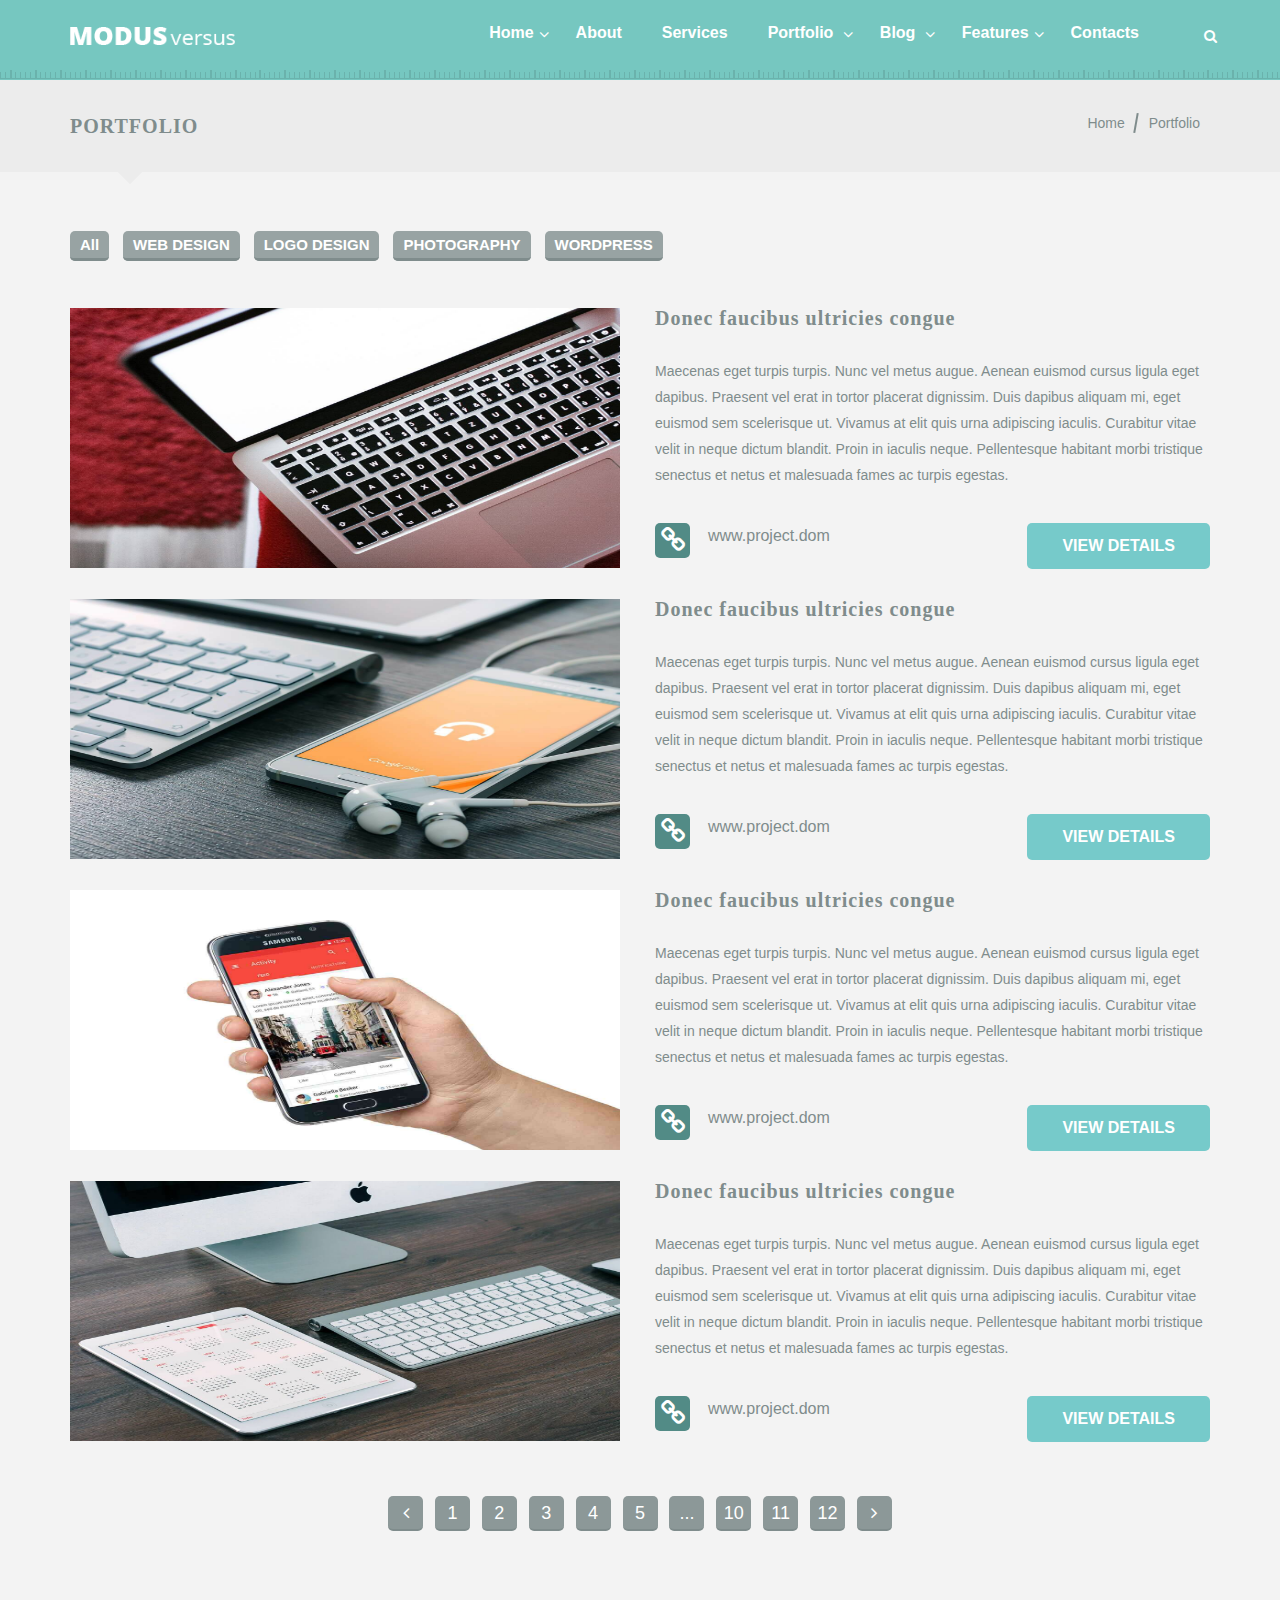
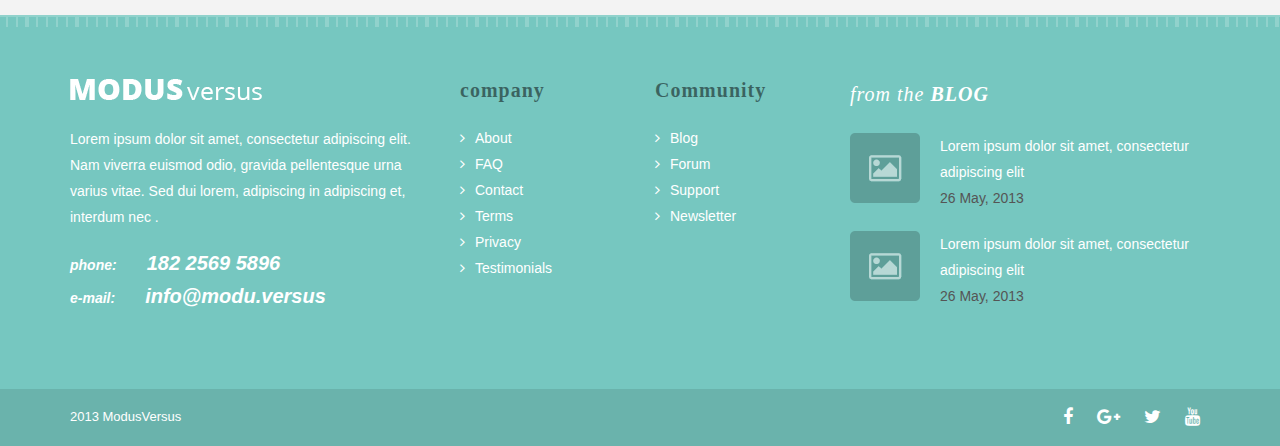
<file: portfolio-1col.html>
<!DOCTYPE html>
<html lang="en">
  <head>
    <meta charset="utf-8">
    <meta http-equiv="X-UA-Compatible" content="IE=edge">
    <meta name="viewport" content="width=device-width, initial-scale=1">
    <meta name="description" content="templatename is a multi purpose business templete suitable for insurance, Portfolio, corporate, car repair, construction or other business website">
    <meta name="keywords" content="Bootstrap, insurance, Portfolio, Car, Real Estate, Corporate, Multipurpose Templete">
    <meta name="author" content="Jewel Hossain">
    
    <!-- Title -->
    <title>Modus Versus HTML Templete</title>
    <!-- ALL CSS HERE-->
    <!-- Bootstrap -->
    <link href="Assets/css/bootstrap.min.css" rel="stylesheet">
    <!-- FontAwesome -->
    <link rel="stylesheet" href="Assets/css/font-awesome.css">
    <!-- et circliful -->
    <link rel="stylesheet" href="Assets/css/jquery.circliful.css">
    <!-- et carousel -->
    <link rel="stylesheet" href="Assets/css/owl.carousel.css">
    <!-- Animate CSS -->
    <link rel="stylesheet" href="Assets/css/animate.min.css">
    <!-- Main Style CSS -->
    <link rel="stylesheet" href="style.css">
    <!-- portfolio Style CSS -->
    <link rel="stylesheet" href="Assets/css/portfolio-1col.css">
    <!-- Responsive CSS -->
    <link rel="stylesheet" href="Assets/css/responsive.css">
    

    <!-- HTML5 shim and Respond.js for IE8 support of HTML5 elements and media queries -->
    <!-- WARNING: Respond.js doesn't work if you view the page via file:// -->
    <!--[if lt IE 9]>
      <script src="https://oss.maxcdn.com/html5shiv/3.7.3/html5shiv.min.js"></script>
      <script src="https://oss.maxcdn.com/respond/1.4.2/respond.min.js"></script>
    <![endif]-->
  </head>
  <body>
       <!-- Start Header area-->
       <div class="header-area">
           <div class="header">
               <div class="container">
                   <div class="row">
                       <div class="col-md-2">
                           <div class="logo">
                               <a href="#"><img src="Assets/images/logo.png" alt=""></a>
                           </div>
                       </div>
                       <div class="col-md-10">
                           <div class="main-menu">
                               <nav class="navbar navbar-default navbar-right">
                                    <!-- Brand and toggle get grouped for better mobile display -->
                                    <div class="navbar-header">
                                      <button type="button" class="navbar-toggle collapsed" data-toggle="collapse" data-target="#bs-example-navbar-collapse-1" aria-expanded="false">
                                        <span class="sr-only">Toggle navigation</span>
                                        <span class="icon-bar"></span>
                                        <span class="icon-bar"></span>
                                        <span class="icon-bar"></span>
                                      </button>
                                    </div>

                                    <!-- Collect the nav links, forms, and other content for toggling -->
                                    <div class="collapse navbar-collapse" id="bs-example-navbar-collapse-1">
                                      <ul class="nav navbar-nav">
                                        <li class="dropdown">
                                          <a href="index.html" class="dropdown-toggle" data-toggle="dropdown" role="button" aria-haspopup="true" aria-expanded="false">Home<span class="caret"></span></a>
                                          <ul class="dropdown-menu">
                                            <li><a href="index.html"><i class="fa fa-angle-right"></i> Home Style One</a></li>
                                            <li><a href="home-2.html"><i class="fa fa-angle-right"></i> Home Style Two</a></li>
                                            <li><a href="home-3.html"><i class="fa fa-angle-right"></i> Home Style Three</a></li>
                                          </ul>
                                        </li>
                                        <li><a href="about.html">About</a></li>
                                        <li><a href="service.html">Services</a></li>
                                        <li class="dropdown">
                                          <a href="portfolio-2col.html" class="dropdown-toggle" data-toggle="dropdown" role="button" aria-haspopup="true" aria-expanded="false">Portfolio <span class="caret"></span></a>
                                          <ul class="dropdown-menu">
                                            <li><a href="portfolio-1col.html"><i class="fa fa-angle-right"></i> Portfolio 1 column page</a></li>
                                            <li><a href="portfolio-2col.html"><i class="fa fa-angle-right"></i> Portfolio 2 column page</a></li>
                                            <li><a href="portfolio-3col.html"><i class="fa fa-angle-right"></i> Portfolio 3 column page</a></li>
                                            <li><a href="portfolio-4col.html"><i class="fa fa-angle-right"></i> Portfolio 4 column page</a></li>
                                          </ul>
                                        </li>
                                        <li class="dropdown">
                                          <a href="#" class="dropdown-toggle" data-toggle="dropdown" role="button" aria-haspopup="true" aria-expanded="false">Blog <span class="caret"></span></a>
                                          <ul class="dropdown-menu">
                                              <li><a href="single-blog.html"><i class="fa fa-angle-right"></i> Single Blog</a></li>
                                              <li><a href="blog-listing.html"><i class="fa fa-angle-right"></i> Listing Blog</a></li>
                                          </ul>
                                        </li>
                                        <li class="dropdown">
                                         <a href="#" class="dropdown-toggle" data-toggle="dropdown" role="button" aria-haspopup="true" aria-expanded="false">Features<span class="caret"></span></a>
                                          <ul class="dropdown-menu">
                                              <li><a href="feature-style-1.html"><i class="fa fa-angle-right"></i> Features Style One</a></li>
                                              <li><a href="feature-style-2.html"><i class="fa fa-angle-right"></i> Features Style Two</a></li>
                                              <li><a href="feature-style-3.html"><i class="fa fa-angle-right"></i> Features Style Three</a></li>
                                          </ul>
                                        </li>
                                        <li><a href="contact.html">Contacts</a></li>
                                      </ul>
                                    </div><!-- /.navbar-collapse -->
                                </nav>
                                <div class="search-area">
                                    <div class="header-search-bar">
                                       
                                    </div>
                                    <div class="search-box">
                                        <input type="search" name="" id="" placeholder="Search Keyword...">
                                     </div>
                                </div>
                           </div>
                       </div>
                   </div>
               </div>
           </div>
       </div>
       
       <!-- End Header area-->
       
       <!-- Start about area-->
       <div class="about-heading">
           <div class="container">
               <div class="row">
                   <div class="col-md-6">
                       <h2 class="text-left">PORTFOLIO</h2>
                   </div>
                   <div class="col-md-6">
                       <div class="about-link text-right">
                           <ul>
                               <li><a href="index.html">Home</a></li>
                               <li><a href="portfolio-1col.html">Portfolio</a></li>
                           </ul>
                       </div>
                   </div>
               </div>
           </div>
       </div>
       <!-- End about area-->
       
       <!-- Start portfolio area-->
       <div class="portfolio-area">
           <div class="container">
               <div class="row">
                   <div class="col-md-12">
                       <div class="portfolio-list">
                           <ul>
                               <li><a href="#" type="button" data-filter="*">All</a></li>
                               <li><a href="#" type="button" data-filter=".web">WEB DESIGN</a></li>
                               <li><a href="#" type="button" data-filter=".graphic">LOGO DESIGN</a></li>
                               <li><a href="#" type="button" data-filter=".photography">PHOTOGRAPHY</a></li>
                               <li><a href="#" type="button" data-filter=".wordpress">WORDPRESS</a></li>
                           </ul>
                       </div>
                   </div>
               </div>
               <div class="row">
                   <div class="portfolio-item mixitup1col">
                       <div class="single-portfolio mix web">
                           <div class="col-md-6">
                               <div class="portfolio-img">
                                   <img src="Assets/images/portfolio/portfolio1/73.jpg" alt="">
                               </div>
                           </div>
                           <div class="col-md-6">
                               <div class="portfolio-content">
                                   <h3>Donec faucibus ultricies congue</h3>
                                   <p>Maecenas eget turpis turpis. Nunc vel metus augue. Aenean euismod cursus ligula eget dapibus. Praesent vel erat in tortor placerat dignissim. Duis dapibus aliquam mi, eget euismod sem scelerisque ut. Vivamus at elit quis urna adipiscing iaculis. Curabitur vitae velit in neque dictum blandit. Proin in iaculis neque. Pellentesque habitant morbi tristique senectus et netus et malesuada fames ac turpis egestas.</p>
                                   <div class="portfolio-link">
                                       <i class="fa fa-link"></i>
                                       <a href="#">www.project.dom</a>
                                       <button class="read-more">View Details</button>
                                   </div>
                               </div>
                           </div>
                       </div>
                       <div class="single-portfolio mix graphic">
                           <div class="col-md-6">
                               <div class="portfolio-img">
                                   <img src="Assets/images/portfolio/portfolio1/85.jpg" alt="">
                               </div>
                           </div>
                           <div class="col-md-6">
                               <div class="portfolio-content">
                                   <h3>Donec faucibus ultricies congue</h3>
                                   <p>Maecenas eget turpis turpis. Nunc vel metus augue. Aenean euismod cursus ligula eget dapibus. Praesent vel erat in tortor placerat dignissim. Duis dapibus aliquam mi, eget euismod sem scelerisque ut. Vivamus at elit quis urna adipiscing iaculis. Curabitur vitae velit in neque dictum blandit. Proin in iaculis neque. Pellentesque habitant morbi tristique senectus et netus et malesuada fames ac turpis egestas.</p>
                                   <div class="portfolio-link">
                                       <i class="fa fa-link"></i>
                                       <a href="#">www.project.dom</a>
                                       <button class="read-more">View Details</button>
                                   </div>
                               </div>
                           </div>
                       </div>
                       <div class="single-portfolio mix photography">
                           <div class="col-md-6">
                               <div class="portfolio-img">
                                   <img src="Assets/images/portfolio/portfolio1/90.jpg" alt="">
                               </div>
                           </div>
                           <div class="col-md-6">
                               <div class="portfolio-content">
                                   <h3>Donec faucibus ultricies congue</h3>
                                   <p>Maecenas eget turpis turpis. Nunc vel metus augue. Aenean euismod cursus ligula eget dapibus. Praesent vel erat in tortor placerat dignissim. Duis dapibus aliquam mi, eget euismod sem scelerisque ut. Vivamus at elit quis urna adipiscing iaculis. Curabitur vitae velit in neque dictum blandit. Proin in iaculis neque. Pellentesque habitant morbi tristique senectus et netus et malesuada fames ac turpis egestas.</p>
                                   <div class="portfolio-link">
                                       <i class="fa fa-link"></i>
                                       <a href="#">www.project.dom</a>
                                       <button class="read-more">View Details</button>
                                   </div>
                               </div>
                           </div>
                       </div>
                       <div class="single-portfolio mix web wordpress">
                           <div class="col-md-6">
                               <div class="portfolio-img">
                                   <img src="Assets/images/portfolio/portfolio1/91.jpg" alt="">
                               </div>
                           </div>
                           <div class="col-md-6">
                               <div class="portfolio-content">
                                   <h3>Donec faucibus ultricies congue</h3>
                                   <p>Maecenas eget turpis turpis. Nunc vel metus augue. Aenean euismod cursus ligula eget dapibus. Praesent vel erat in tortor placerat dignissim. Duis dapibus aliquam mi, eget euismod sem scelerisque ut. Vivamus at elit quis urna adipiscing iaculis. Curabitur vitae velit in neque dictum blandit. Proin in iaculis neque. Pellentesque habitant morbi tristique senectus et netus et malesuada fames ac turpis egestas.</p>
                                   <div class="portfolio-link">
                                       <i class="fa fa-link"></i>
                                       <a href="#">www.project.dom</a>
                                       <button class="read-more">View Details</button>
                                   </div>
                               </div>
                           </div>
                       </div>
                   </div>
               </div>
               <div class="row">
                   <div class="col-md-12">
                       <div class="pagination">
                           <nav role="navigation">
                                <ul class="">
                                    <li class="button"><a href="#0"><i class="fa fa-angle-left"></i></a></li>
                                    <li><a href="#0">1</a></li>
                                    <li><a href="#0">2</a></li>
                                    <li><a class="current" href="#0">3</a></li>
                                    <li><a href="#0">4</a></li>
                                    <li><a href="#0">5</a></li>
                                    <li><span>...</span></li>
                                    <li><a href="#0">10</a></li>
                                    <li><a href="#0">11</a></li>
                                    <li><a href="#0">12</a></li>
                                    <li class="button"><a href="#0"><i class="fa fa-angle-right"></i></a></li>
                                </ul>
                            </nav> <!-- cd-pagination-wrapper -->
                       </div>
                   </div>
               </div>
           </div>
       </div>
       <!-- End portfolio area-->
       
       <!-- Start Footer area-->
       <footer class="footer-area">
           <div class="container">
               <div class="row">
                   <div class="col-md-4">
                       <div class="footer-content">
                           <div class="footer-logo">
                               <img src="Assets/images/logo.png" alt="">
                           </div>
                           <p>Lorem ipsum dolor sit amet, consectetur adipiscing elit. Nam viverra euismod odio, gravida pellentesque urna varius vitae. Sed dui lorem, adipiscing in adipiscing et, interdum nec .</p>
                           <div class="footer-contact">
                               <p><span>phone:</span>182 2569 5896</p>
                               <p><span>e-mail:</span>info@modu.versus</p>
                           </div>
                       </div>
                   </div>
                   <div class="col-md-2">
                       <div class="footer-links">
                           <div class="footer-title">
                               <h4>company</h4>
                           </div>
                           <ul>
                               <li><a href="#"><i class="fa fa-angle-right"></i>About</a></li>
                               <li><a href="#"><i class="fa fa-angle-right"></i>FAQ</a></li>
                               <li><a href="#"><i class="fa fa-angle-right"></i>Contact</a></li>
                               <li><a href="#"><i class="fa fa-angle-right"></i>Terms</a></li>
                               <li><a href="#"><i class="fa fa-angle-right"></i>Privacy</a></li>
                               <li><a href="#"><i class="fa fa-angle-right"></i>Testimonials</a></li>
                           </ul>
                       </div>
                   </div>
                   <div class="col-md-2">
                       <div class="footer-links">
                           <div class="footer-title">
                               <h4>Community</h4>
                           </div>
                           <ul>
                               <li><a href="#"><i class="fa fa-angle-right"></i>Blog</a></li>
                               <li><a href="#"><i class="fa fa-angle-right"></i>Forum</a></li>
                               <li><a href="#"><i class="fa fa-angle-right"></i>Support</a></li>
                               <li><a href="#"><i class="fa fa-angle-right"></i>Newsletter</a></li> 
                           </ul>
                       </div>
                   </div>
                   <div class="col-md-4">
                      <div class="footer-content">
                          <div class="footer-title">
                              <h3>from the <strong>BLOG</strong></h3>
                          </div>
                          <div class="footer-post">
                              <a href="#"><img src="Assets/images/footer/1.png" alt=""></a>
                              <div class="post-content">
                                  <p>Lorem ipsum dolor sit amet, consectetur adipiscing elit</p>
                                  <span>26 May, 2013</span>
                              </div>                          
                          </div>
                          <div class="footer-post">
                              <a href="#"><img src="Assets/images/footer/1.png" alt=""></a>
                              <div class="post-content">
                                  <p>Lorem ipsum dolor sit amet, consectetur adipiscing elit</p>
                                  <span>26 May, 2013</span>
                              </div>                          
                          </div>
                      </div>
                   </div>
               </div>
           </div>
       </footer>
       <!-- End Footer area-->
       
       <!-- Start Footer bottom area-->
       <div class="footer-bottom">
           <div class="container">
               <div class="row">
                   <div class="col-md-6">
                       <div class="bootom-content text-left">
                           <p>2013  ModusVersus</p>
                       </div>
                   </div>
                   <div class="col-md-6">
                       <div class="social-links text-right">
                           <ul>
                               <li><a href=""><i class="fa fa-facebook"></i></a></li>
                               <li><a href=""><i class="fa fa-google-plus"></i></a></li>
                               <li><a href=""><i class="fa fa-twitter"></i></a></li>
                               <li><a href=""><i class="fa fa-youtube"></i></a></li>
                           </ul>
                       </div>
                   </div>
               </div>
           </div>
       </div>
       <!-- End Footer bottom area-->
      
    <!-- jQuery (necessary for Bootstrap's JavaScript plugins) -->
    <script src="Assets/js/jquery-3.1.1.min.js"></script>
    <!-- Include all compiled plugins (below), or include individual files as needed -->
    <!-- Bootstrap JS-->
    <script src="Assets/js/bootstrap.min.js"></script>
    <!-- circliful JS-->
    <script src="Assets/js/jquery.circliful.js"></script>
    <!-- wow JS-->
    <script src="Assets/js/wow.js"></script>
    <!-- carousel JS-->
    <script src="Assets/js/owl.carousel.js"></script>
    <!-- carousel JS-->
    <script src="Assets/js/mixitup.min.js"></script>
    <!-- main JS-->
    <script src="Assets/js/main.js"></script>
    
    
    
    
    
    <script>
     $(document).ready(function () {
            $("#circle-1").circliful({
                animationSetp:5,
                foregroundBorderWidth: 15,
                backgroundBorderWidth: 15,
                percent: 50,
                halfCircle:1,
                backgroundColor:'#76c7c0',
                textColor: '#7f8c8c',
                textSize: 28,
                textStyle:'font-size: 16px; font-weight: bold',
                foregroundColor:'#e2534b',
            });
            $("#circle-2").circliful({
                animationSetp:5,
                foregroundBorderWidth: 15,
                backgroundBorderWidth: 15,
                percent: 70,
                halfCircle:1,
                backgroundColor:'#76c7c0',
                textColor: '#7f8c8c',
                textSize: 28,
                textStyle:'font-size: 16px; font-weight: bold',
                foregroundColor:'#e2534b',
            });
            $(" #circle-3").circliful({
                animationSetp:5,
                foregroundBorderWidth: 15,
                backgroundBorderWidth: 15,
                percent: 80,
                halfCircle:1,
                backgroundColor:'#76c7c0',
                textColor: '#7f8c8c',
                textSize: 28,
                textStyle:'font-size: 16px; font-weight: bold',
                foregroundColor:'#e2534b',
            });
            $("#circle-4").circliful({
                animationSetp:5,
                foregroundBorderWidth: 15,
                backgroundBorderWidth: 15,
                percent: 100,
                halfCircle:1,
                backgroundColor:'#76c7c0',
                textColor: '#7f8c8c',
                textSize: 28,
                textStyle:'font-size: 16px; font-weight: bold',
                foregroundColor:'#e2534b',
            });
            
            var mixer = mixitup('.mixitup1col');
         
        });
    </script>
  </body>
</html>
</file>
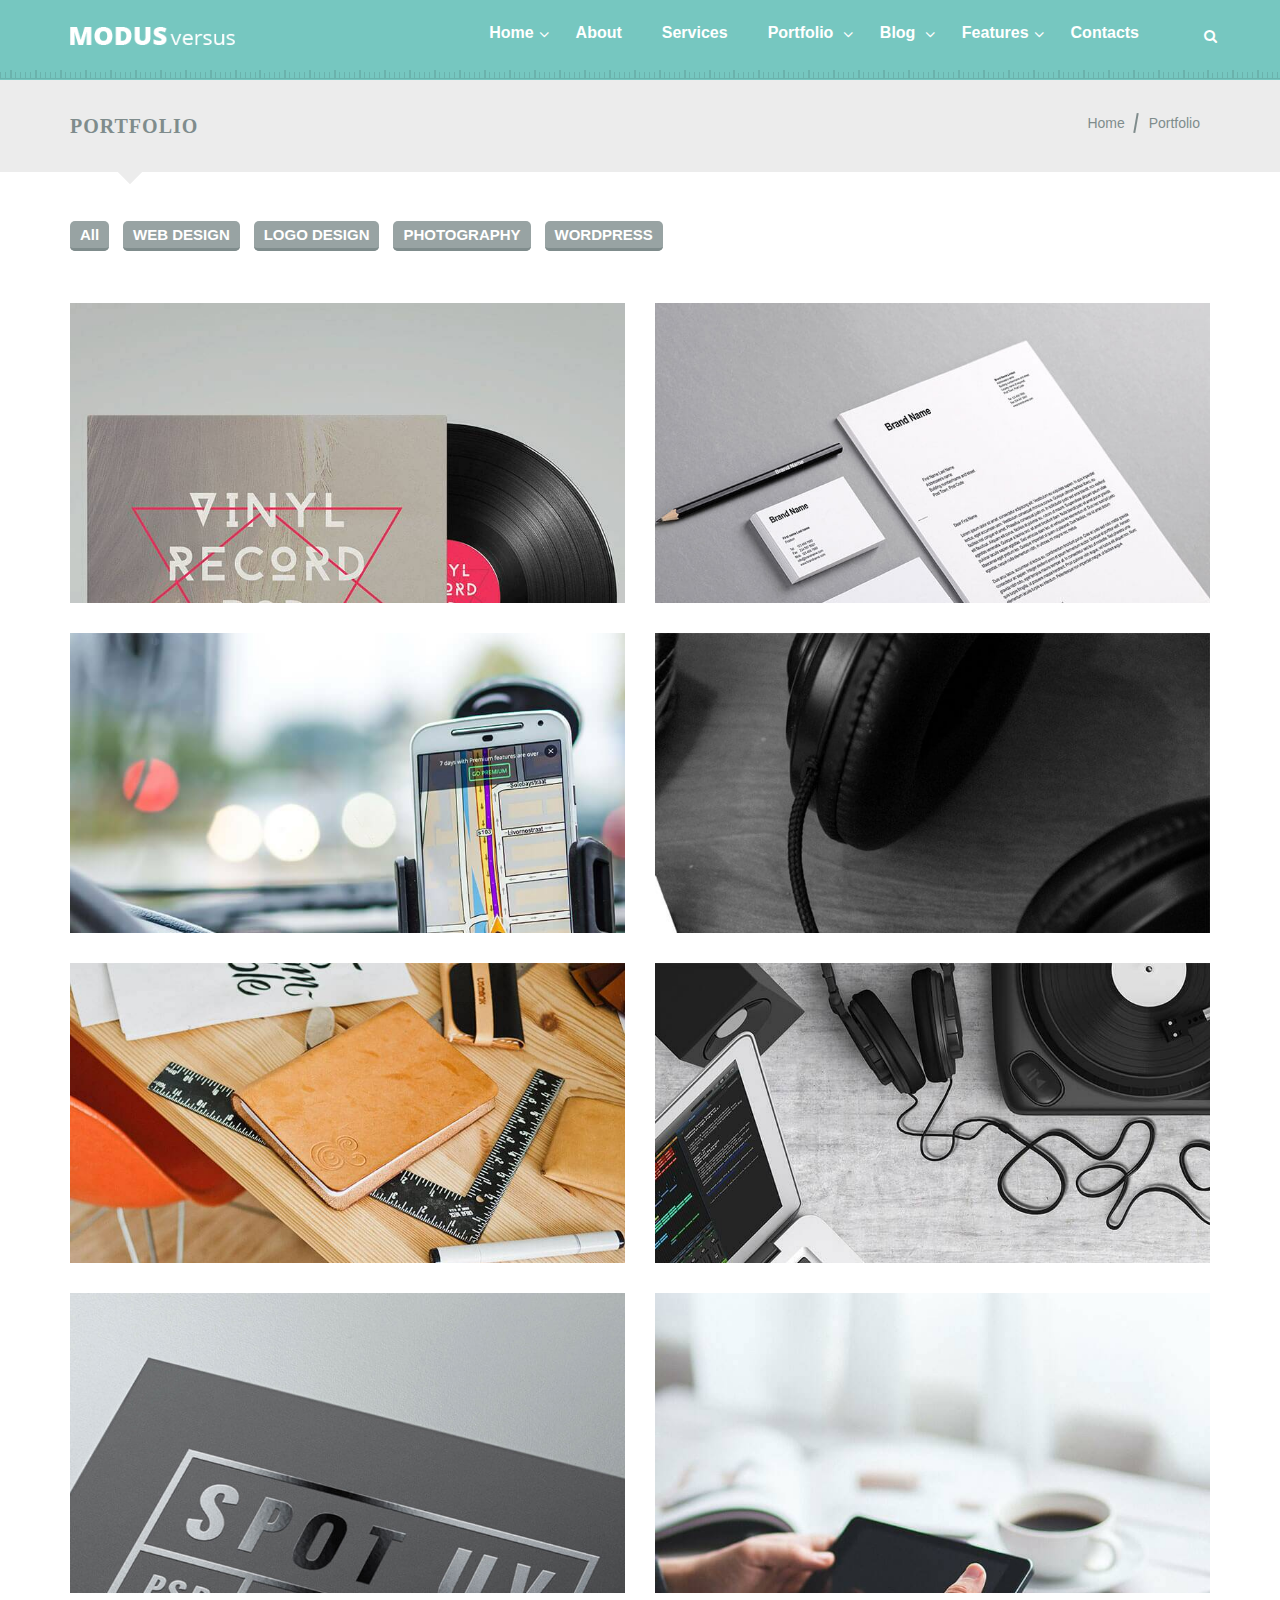
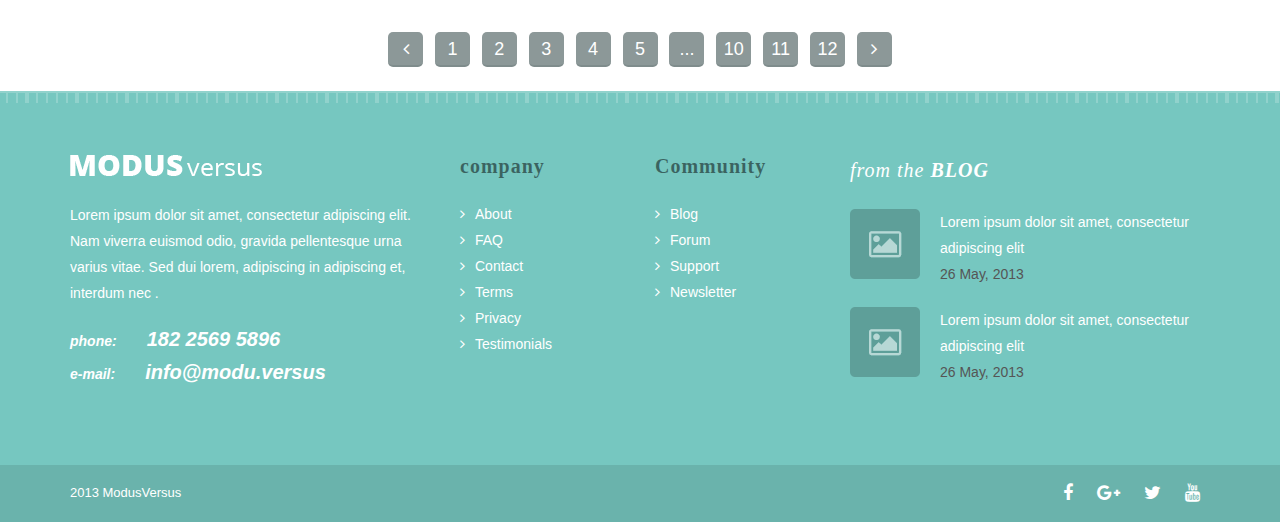
<file: portfolio-2col.html>
<!DOCTYPE html>
<html lang="en">
  <head>
    <meta charset="utf-8">
    <meta http-equiv="X-UA-Compatible" content="IE=edge">
    <meta name="viewport" content="width=device-width, initial-scale=1">
    <meta name="description" content="templatename is a multi purpose business templete suitable for insurance, Portfolio, corporate, car repair, construction or other business website">
    <meta name="keywords" content="Bootstrap, insurance, Portfolio, Car, Real Estate, Corporate, Multipurpose yemplete">
    <meta name="author" content="Jewel Hossain">
    
    <!-- Title -->
    <title>Modus Versus HTML Templete</title>
    <!-- ALL CSS HERE-->
    <!-- Bootstrap -->
    <link href="Assets/css/bootstrap.min.css" rel="stylesheet">
    <!-- FontAwesome -->
    <link rel="stylesheet" href="Assets/css/font-awesome.css">
    <!-- et circliful -->
    <link rel="stylesheet" href="Assets/css/jquery.circliful.css">
    <!-- et carousel -->
    <link rel="stylesheet" href="Assets/css/owl.carousel.css">
    <!-- Animate CSS -->
    <link rel="stylesheet" href="Assets/css/animate.min.css">
    <!-- Main Style CSS -->
    <link rel="stylesheet" href="style.css">
    <!-- portfolio Style CSS -->
    <link rel="stylesheet" href="Assets/css/portfolio-2col.css">
    <!-- Responsive CSS -->
    <link rel="stylesheet" href="Assets/css/responsive.css">
    

    <!-- HTML5 shim and Respond.js for IE8 support of HTML5 elements and media queries -->
    <!-- WARNING: Respond.js doesn't work if you view the page via file:// -->
    <!--[if lt IE 9]>
      <script src="https://oss.maxcdn.com/html5shiv/3.7.3/html5shiv.min.js"></script>
      <script src="https://oss.maxcdn.com/respond/1.4.2/respond.min.js"></script>
    <![endif]-->
  </head>
  <body>
       <!-- Start Header area-->
       <div class="header-area">
           <div class="header">
               <div class="container">
                   <div class="row">
                       <div class="col-md-2">
                           <div class="logo">
                               <a href="#"><img src="Assets/images/logo.png" alt=""></a>
                           </div>
                       </div>
                       <div class="col-md-10">
                           <div class="main-menu">
                               <nav class="navbar navbar-default navbar-right">
                                    <!-- Brand and toggle get grouped for better mobile display -->
                                    <div class="navbar-header">
                                      <button type="button" class="navbar-toggle collapsed" data-toggle="collapse" data-target="#bs-example-navbar-collapse-1" aria-expanded="false">
                                        <span class="sr-only">Toggle navigation</span>
                                        <span class="icon-bar"></span>
                                        <span class="icon-bar"></span>
                                        <span class="icon-bar"></span>
                                      </button>
                                    </div>

                                    <!-- Collect the nav links, forms, and other content for toggling -->
                                    <div class="collapse navbar-collapse" id="bs-example-navbar-collapse-1">
                                      <ul class="nav navbar-nav">
                                        <li class="dropdown">
                                          <a href="index.html" class="dropdown-toggle" data-toggle="dropdown" role="button" aria-haspopup="true" aria-expanded="false">Home<span class="caret"></span></a>
                                          <ul class="dropdown-menu">
                                            <li><a href="index.html"><i class="fa fa-angle-right"></i> Home Style One</a></li>
                                            <li><a href="home-2.html"><i class="fa fa-angle-right"></i> Home Style Two</a></li>
                                            <li><a href="home-3.html"><i class="fa fa-angle-right"></i> Home Style Three</a></li>
                                          </ul>
                                        </li>
                                        <li><a href="about.html">About</a></li>
                                        <li><a href="service.html">Services</a></li>
                                        <li class="dropdown">
                                          <a href="#" class="dropdown-toggle" data-toggle="dropdown" role="button" aria-haspopup="true" aria-expanded="false">Portfolio <span class="caret"></span></a>
                                          <ul class="dropdown-menu">
                                            <li><a href="portfolio-1col.html"><i class="fa fa-angle-right"></i> Portfolio 1 column page</a></li>
                                            <li><a href="portfolio-2col.html"><i class="fa fa-angle-right"></i> Portfolio 2 column page</a></li>
                                            <li><a href="portfolio-3col.html"><i class="fa fa-angle-right"></i> Portfolio 3 column page</a></li>
                                            <li><a href="portfolio-4col.html"><i class="fa fa-angle-right"></i> Portfolio 4 column page</a></li>
                                          </ul>
                                        </li>
                                        <li class="dropdown">
                                          <a href="#" class="dropdown-toggle" data-toggle="dropdown" role="button" aria-haspopup="true" aria-expanded="false">Blog <span class="caret"></span></a>
                                          <ul class="dropdown-menu">
                                              <li><a href="single-blog.html"><i class="fa fa-angle-right"></i> Single Blog</a></li>
                                              <li><a href="blog-listing.html"><i class="fa fa-angle-right"></i> Listing Blog</a></li>
                                          </ul>
                                        </li>
                                        <li class="dropdown">
                                         <a href="#" class="dropdown-toggle" data-toggle="dropdown" role="button" aria-haspopup="true" aria-expanded="false">Features<span class="caret"></span></a>
                                          <ul class="dropdown-menu">
                                              <li><a href="feature-style-1.html"><i class="fa fa-angle-right"></i> Features Style One</a></li>
                                              <li><a href="feature-style-2.html"><i class="fa fa-angle-right"></i> Features Style Two</a></li>
                                              <li><a href="feature-style-3.html"><i class="fa fa-angle-right"></i> Features Style Three</a></li>
                                          </ul>
                                        </li>
                                        <li><a href="contact.html">Contacts</a></li>
                                      </ul>
                                    </div><!-- /.navbar-collapse -->
                                </nav>
                                <div class="search-area">
                                    <div class="header-search-bar">
                                       
                                    </div>
                                    <div class="search-box">
                                        <input type="search" name="" id="" placeholder="Search Keyword...">
                                     </div>
                                </div>
                           </div>
                       </div>
                   </div>
               </div>
           </div>
       </div>
       
       <!-- End Header area-->
       
       <!-- Start about area-->
       <div class="about-heading">
           <div class="container">
               <div class="row">
                   <div class="col-md-6">
                       <h2 class="text-left">PORTFOLIO</h2>
                   </div>
                   <div class="col-md-6">
                       <div class="about-link text-right">
                           <ul>
                               <li><a href="index.html">Home</a></li>
                               <li><a href="portfolio-2col.html">Portfolio</a></li>
                           </ul>
                       </div>
                   </div>
               </div>
           </div>
       </div>
       <!-- End about area-->
       
       <!-- Start portfolio area-->
       <div class="portfolio-area">
           <div class="container">
               <div class="row">
                   <div class="col-md-12">
                       <div class="portfolio-list">
                           <ul>
                               <li><a href="#" type="button" data-filter="*">All</a></li>
                               <li><a href="#" type="button" data-filter=".web">WEB DESIGN</a></li>
                               <li><a href="#" type="button" data-filter=".graphic">LOGO DESIGN</a></li>
                               <li><a href="#" type="button" data-filter=".photography">PHOTOGRAPHY</a></li>
                               <li><a href="#" type="button" data-filter=".wordpress">WORDPRESS</a></li>
                           </ul>
                       </div>
                   </div>
               </div>
               <div class="row">
                   <div class="portfolio-item mixitup">
                       <div class="single-portfolio mix wordpress">
                           <img src="Assets/images/portfolio/portfolio2/5.jpg" alt="">
                           <div class="portfolio-hover">
                               <div class="hover-icon">
                                   <a href="#"><i class="fa fa-eye"></i></a>
                                   <a href="#"><i class="fa fa-link"></i></a>
                               </div>
                                <span>lorem Ipsum</span>
                           </div>
                       </div>
                       <div class="single-portfolio mix web">
                           <img src="Assets/images/portfolio/portfolio2/7.jpg" alt="">
                           <div class="portfolio-hover">
                               <div class="hover-icon">
                                   <a href="#"><i class="fa fa-eye"></i></a>
                                   <a href="#"><i class="fa fa-link"></i></a>
                               </div>
                                <span>lorem Ipsum</span>
                           </div>
                       </div>
                       <div class="single-portfolio mix graphic">
                           <img src="Assets/images/portfolio/portfolio2/65.jpg" alt="">
                           <div class="portfolio-hover">
                               <div class="hover-icon">
                                   <a href="#"><i class="fa fa-eye"></i></a>
                                   <a href="#"><i class="fa fa-link"></i></a>
                               </div>
                                <span>lorem Ipsum</span>
                           </div>
                       </div>
                       <div class="single-portfolio mix photography">
                           <img src="Assets/images/portfolio/portfolio2/68.jpg" alt="">
                           <div class="portfolio-hover">
                               <div class="hover-icon">
                                   <a href="#"><i class="fa fa-eye"></i></a>
                                   <a href="#"><i class="fa fa-link"></i></a>
                               </div>
                                <span>lorem Ipsum</span>
                           </div>
                       </div>
                       <div class="single-portfolio mix wordpress">
                           <img src="Assets/images/portfolio/portfolio2/85.jpg" alt="">
                           <div class="portfolio-hover">
                               <div class="hover-icon">
                                   <a href="#"><i class="fa fa-eye"></i></a>
                                   <a href="#"><i class="fa fa-link"></i></a>
                               </div>
                                <span>lorem Ipsum</span>
                           </div>
                       </div>
                       <div class="single-portfolio mix web">
                           <img src="Assets/images/portfolio/portfolio2/90.jpg" alt="">
                           <div class="portfolio-hover">
                               <div class="hover-icon">
                                   <a href="#"><i class="fa fa-eye"></i></a>
                                   <a href="#"><i class="fa fa-link"></i></a>
                               </div>
                                <span>lorem Ipsum</span>
                           </div>
                       </div>
                       <div class="single-portfolio mix graphic">
                           <img src="Assets/images/portfolio/portfolio2/9.jpg" alt="">
                           <div class="portfolio-hover">
                               <div class="hover-icon">
                                   <a href="#"><i class="fa fa-eye"></i></a>
                                   <a href="#"><i class="fa fa-link"></i></a>
                               </div>
                                <span>lorem Ipsum</span>
                           </div>
                       </div>
                       <div class="single-portfolio mix web">
                           <img src="Assets/images/portfolio/portfolio2/94.jpg" alt="">
                           <div class="portfolio-hover">
                               <div class="hover-icon">
                                   <a href="#"><i class="fa fa-eye"></i></a>
                                   <a href="#"><i class="fa fa-link"></i></a>
                               </div>
                                <span>lorem Ipsum</span>
                           </div>
                       </div>
                   </div>
               </div>
               <div class="row">
                   <div class="col-md-12">
                       <div class="pagination">
                           <nav role="navigation">
                                <ul class="">
                                    <li class="button"><a href="#0"><i class="fa fa-angle-left"></i></a></li>
                                    <li><a href="#0">1</a></li>
                                    <li><a href="#0">2</a></li>
                                    <li><a class="current" href="#0">3</a></li>
                                    <li><a href="#0">4</a></li>
                                    <li><a href="#0">5</a></li>
                                    <li><span>...</span></li>
                                    <li><a href="#0">10</a></li>
                                    <li><a href="#0">11</a></li>
                                    <li><a href="#0">12</a></li>
                                    <li class="button"><a href="#0"><i class="fa fa-angle-right"></i></a></li>
                                </ul>
                            </nav> <!-- cd-pagination-wrapper -->
                       </div>
                   </div>
               </div>
           </div>
       </div>
       <!-- End portfolio area-->
       
       <!-- Start Footer area-->
       <footer class="footer-area">
           <div class="container">
               <div class="row">
                   <div class="col-md-4">
                       <div class="footer-content">
                           <div class="footer-logo">
                               <img src="Assets/images/logo.png" alt="">
                           </div>
                           <p>Lorem ipsum dolor sit amet, consectetur adipiscing elit. Nam viverra euismod odio, gravida pellentesque urna varius vitae. Sed dui lorem, adipiscing in adipiscing et, interdum nec .</p>
                           <div class="footer-contact">
                               <p><span>phone:</span>182 2569 5896</p>
                               <p><span>e-mail:</span>info@modu.versus</p>
                           </div>
                       </div>
                   </div>
                   <div class="col-md-2">
                       <div class="footer-links">
                           <div class="footer-title">
                               <h4>company</h4>
                           </div>
                           <ul>
                               <li><a href="#"><i class="fa fa-angle-right"></i>About</a></li>
                               <li><a href="#"><i class="fa fa-angle-right"></i>FAQ</a></li>
                               <li><a href="#"><i class="fa fa-angle-right"></i>Contact</a></li>
                               <li><a href="#"><i class="fa fa-angle-right"></i>Terms</a></li>
                               <li><a href="#"><i class="fa fa-angle-right"></i>Privacy</a></li>
                               <li><a href="#"><i class="fa fa-angle-right"></i>Testimonials</a></li>
                           </ul>
                       </div>
                   </div>
                   <div class="col-md-2">
                       <div class="footer-links">
                           <div class="footer-title">
                               <h4>Community</h4>
                           </div>
                           <ul>
                               <li><a href="#"><i class="fa fa-angle-right"></i>Blog</a></li>
                               <li><a href="#"><i class="fa fa-angle-right"></i>Forum</a></li>
                               <li><a href="#"><i class="fa fa-angle-right"></i>Support</a></li>
                               <li><a href="#"><i class="fa fa-angle-right"></i>Newsletter</a></li> 
                           </ul>
                       </div>
                   </div>
                   <div class="col-md-4">
                      <div class="footer-content">
                          <div class="footer-title">
                              <h3>from the <strong>BLOG</strong></h3>
                          </div>
                          <div class="footer-post">
                              <a href="#"><img src="Assets/images/footer/1.png" alt=""></a>
                              <div class="post-content">
                                  <p>Lorem ipsum dolor sit amet, consectetur adipiscing elit</p>
                                  <span>26 May, 2013</span>
                              </div>                          
                          </div>
                          <div class="footer-post">
                              <a href="#"><img src="Assets/images/footer/1.png" alt=""></a>
                              <div class="post-content">
                                  <p>Lorem ipsum dolor sit amet, consectetur adipiscing elit</p>
                                  <span>26 May, 2013</span>
                              </div>                          
                          </div>
                      </div>
                   </div>
               </div>
           </div>
       </footer>
       <!-- End Footer area-->
       
       <!-- Start Footer bottom area-->
       <div class="footer-bottom">
           <div class="container">
               <div class="row">
                   <div class="col-md-6">
                       <div class="bootom-content text-left">
                           <p>2013  ModusVersus</p>
                       </div>
                   </div>
                   <div class="col-md-6">
                       <div class="social-links text-right">
                           <ul>
                               <li><a href=""><i class="fa fa-facebook"></i></a></li>
                               <li><a href=""><i class="fa fa-google-plus"></i></a></li>
                               <li><a href=""><i class="fa fa-twitter"></i></a></li>
                               <li><a href=""><i class="fa fa-youtube"></i></a></li>
                           </ul>
                       </div>
                   </div>
               </div>
           </div>
       </div>
       <!-- End Footer bottom area-->
      
    <!-- jQuery (necessary for Bootstrap's JavaScript plugins) -->
    <script src="Assets/js/jquery-3.1.1.min.js"></script>
    <!-- Include all compiled plugins (below), or include individual files as needed -->
    <!-- Bootstrap JS-->
    <script src="Assets/js/bootstrap.min.js"></script>
    <!-- circliful JS-->
    <script src="Assets/js/jquery.circliful.js"></script>
    <!-- wow JS-->
    <script src="Assets/js/wow.js"></script>
    <!-- carousel JS-->
    <script src="Assets/js/owl.carousel.js"></script>
    <!-- mixitup JS-->
    <script src="Assets/js/mixitup.min.js"></script>
    <!-- main JS-->
    <script src="Assets/js/main.js"></script>
    
    
    
    
    
    <script>
     $(document).ready(function () {
            $("#circle-1").circliful({
                animationSetp:5,
                foregroundBorderWidth: 15,
                backgroundBorderWidth: 15,
                percent: 50,
                halfCircle:1,
                backgroundColor:'#76c7c0',
                textColor: '#7f8c8c',
                textSize: 28,
                textStyle:'font-size: 16px; font-weight: bold',
                foregroundColor:'#e2534b',
            });
            $("#circle-2").circliful({
                animationSetp:5,
                foregroundBorderWidth: 15,
                backgroundBorderWidth: 15,
                percent: 70,
                halfCircle:1,
                backgroundColor:'#76c7c0',
                textColor: '#7f8c8c',
                textSize: 28,
                textStyle:'font-size: 16px; font-weight: bold',
                foregroundColor:'#e2534b',
            });
            $(" #circle-3").circliful({
                animationSetp:5,
                foregroundBorderWidth: 15,
                backgroundBorderWidth: 15,
                percent: 80,
                halfCircle:1,
                backgroundColor:'#76c7c0',
                textColor: '#7f8c8c',
                textSize: 28,
                textStyle:'font-size: 16px; font-weight: bold',
                foregroundColor:'#e2534b',
            });
            $("#circle-4").circliful({
                animationSetp:5,
                foregroundBorderWidth: 15,
                backgroundBorderWidth: 15,
                percent: 100,
                halfCircle:1,
                backgroundColor:'#76c7c0',
                textColor: '#7f8c8c',
                textSize: 28,
                textStyle:'font-size: 16px; font-weight: bold',
                foregroundColor:'#e2534b',
            });
         
            var mixer = mixitup('.mixitup');
         
        });
    </script>
  </body>
</html>
</file>
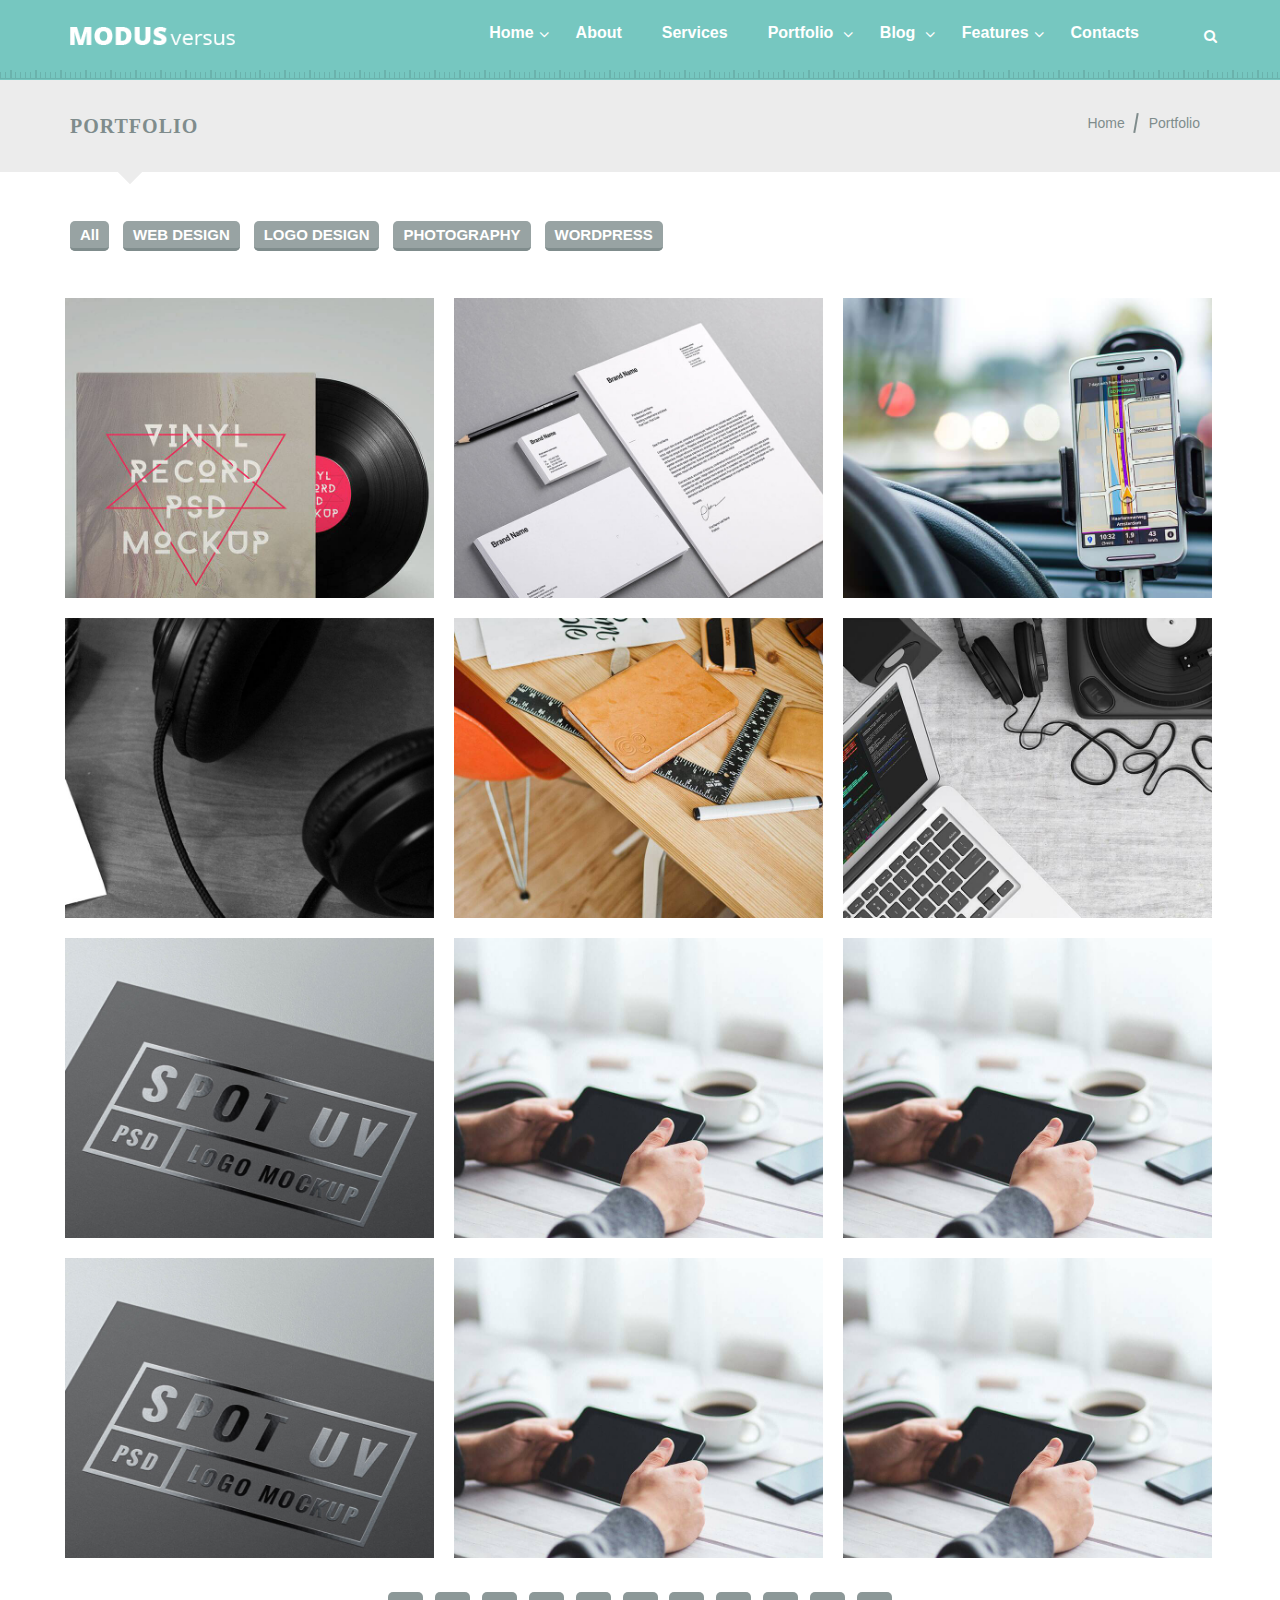
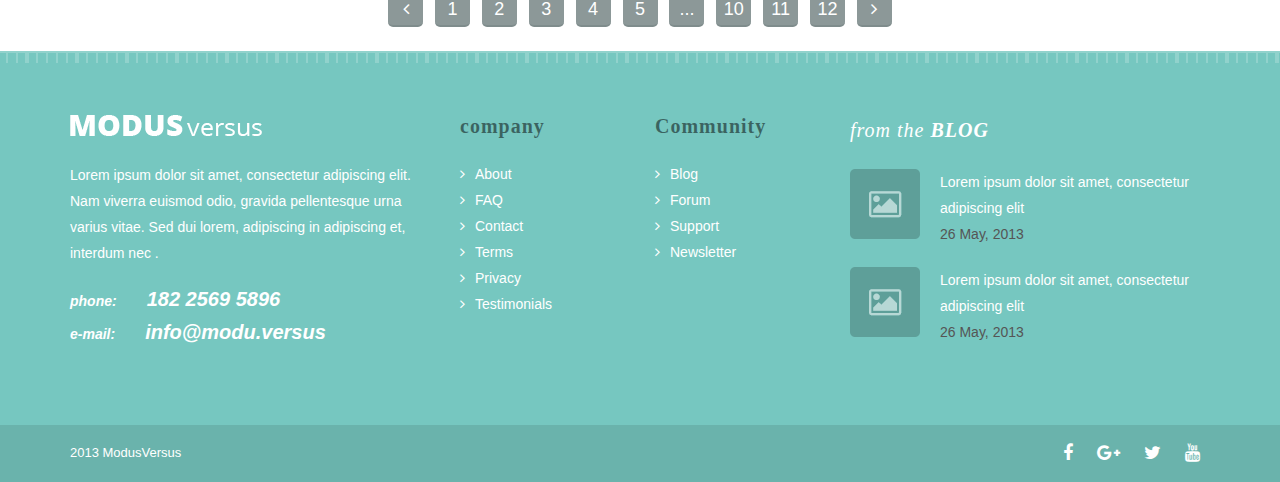
<file: portfolio-3col.html>
<!DOCTYPE html>
<html lang="en">
  <head>
    <meta charset="utf-8">
    <meta http-equiv="X-UA-Compatible" content="IE=edge">
    <meta name="viewport" content="width=device-width, initial-scale=1">
    <meta name="description" content="templatename is a multi purpose business templete suitable for insurance, Portfolio, corporate, car repair, construction or other business website">
    <meta name="keywords" content="Bootstrap, insurance, Portfolio, Car, Real Estate, Corporate, Multipurpose yemplete">
    <meta name="author" content="Jewel Hossain">
    
    <!-- Title -->
    <title>Modus Versus HTML Templete</title>
    <!-- ALL CSS HERE-->
    <!-- Bootstrap -->
    <link href="Assets/css/bootstrap.min.css" rel="stylesheet">
    <!-- FontAwesome -->
    <link rel="stylesheet" href="Assets/css/font-awesome.css">
    <!-- et circliful -->
    <link rel="stylesheet" href="Assets/css/jquery.circliful.css">
    <!-- et carousel -->
    <link rel="stylesheet" href="Assets/css/owl.carousel.css">
    <!-- Animate CSS -->
    <link rel="stylesheet" href="Assets/css/animate.min.css">
    <!-- Main Style CSS -->
    <link rel="stylesheet" href="style.css">
    <!-- portfolio Style CSS -->
    <link rel="stylesheet" href="Assets/css/portfolio-2col.css">
    <!-- Responsive CSS -->
    <link rel="stylesheet" href="Assets/css/responsive.css">
    

    <!-- HTML5 shim and Respond.js for IE8 support of HTML5 elements and media queries -->
    <!-- WARNING: Respond.js doesn't work if you view the page via file:// -->
    <!--[if lt IE 9]>
      <script src="https://oss.maxcdn.com/html5shiv/3.7.3/html5shiv.min.js"></script>
      <script src="https://oss.maxcdn.com/respond/1.4.2/respond.min.js"></script>
    <![endif]-->
  </head>
  <body>
       <!-- Start Header area-->
       <div class="header-area">
           <div class="header">
               <div class="container">
                   <div class="row">
                       <div class="col-md-2">
                           <div class="logo">
                               <a href="#"><img src="Assets/images/logo.png" alt=""></a>
                           </div>
                       </div>
                       <div class="col-md-10">
                           <div class="main-menu">
                               <nav class="navbar navbar-default navbar-right">
                                    <!-- Brand and toggle get grouped for better mobile display -->
                                    <div class="navbar-header">
                                      <button type="button" class="navbar-toggle collapsed" data-toggle="collapse" data-target="#bs-example-navbar-collapse-1" aria-expanded="false">
                                        <span class="sr-only">Toggle navigation</span>
                                        <span class="icon-bar"></span>
                                        <span class="icon-bar"></span>
                                        <span class="icon-bar"></span>
                                      </button>
                                    </div>

                                    <!-- Collect the nav links, forms, and other content for toggling -->
                                    <div class="collapse navbar-collapse" id="bs-example-navbar-collapse-1">
                                      <ul class="nav navbar-nav">
                                        <li class="dropdown">
                                          <a href="index.html" class="dropdown-toggle" data-toggle="dropdown" role="button" aria-haspopup="true" aria-expanded="false">Home<span class="caret"></span></a>
                                          <ul class="dropdown-menu">
                                            <li><a href="index.html"><i class="fa fa-angle-right"></i> Home Style One</a></li>
                                            <li><a href="home-2.html"><i class="fa fa-angle-right"></i> Home Style Two</a></li>
                                            <li><a href="home-3.html"><i class="fa fa-angle-right"></i> Home Style Three</a></li>
                                          </ul>
                                        </li>
                                        <li><a href="about.html">About</a></li>
                                        <li><a href="service.html">Services</a></li>
                                        <li class="dropdown">
                                          <a href="#" class="dropdown-toggle" data-toggle="dropdown" role="button" aria-haspopup="true" aria-expanded="false">Portfolio <span class="caret"></span></a>
                                          <ul class="dropdown-menu">
                                            <li><a href="portfolio-1col.html"><i class="fa fa-angle-right"></i> Portfolio 1 column page</a></li>
                                            <li><a href="portfolio-2col.html"><i class="fa fa-angle-right"></i> Portfolio 2 column page</a></li>
                                            <li><a href="portfolio-3col.html"><i class="fa fa-angle-right"></i> Portfolio 3 column page</a></li>
                                            <li><a href="portfolio-4col.html"><i class="fa fa-angle-right"></i> Portfolio 4 column page</a></li>
                                          </ul>
                                        </li>
                                        <li class="dropdown">
                                          <a href="#" class="dropdown-toggle" data-toggle="dropdown" role="button" aria-haspopup="true" aria-expanded="false">Blog <span class="caret"></span></a>
                                          <ul class="dropdown-menu">
                                              <li><a href="single-blog.html"><i class="fa fa-angle-right"></i> Single Blog</a></li>
                                              <li><a href="blog-listing.html"><i class="fa fa-angle-right"></i> Listing Blog</a></li>
                                          </ul>
                                        </li>
                                        <li class="dropdown">
                                         <a href="#" class="dropdown-toggle" data-toggle="dropdown" role="button" aria-haspopup="true" aria-expanded="false">Features<span class="caret"></span></a>
                                          <ul class="dropdown-menu">
                                              <li><a href="feature-style-1.html"><i class="fa fa-angle-right"></i> Features Style One</a></li>
                                              <li><a href="feature-style-2.html"><i class="fa fa-angle-right"></i> Features Style Two</a></li>
                                              <li><a href="feature-style-3.html"><i class="fa fa-angle-right"></i> Features Style Three</a></li>
                                          </ul>
                                        </li>
                                        <li><a href="contact.html">Contacts</a></li>
                                      </ul>
                                    </div><!-- /.navbar-collapse -->
                                </nav>
                                <div class="search-area">
                                    <div class="header-search-bar">
                                       
                                    </div>
                                    <div class="search-box">
                                        <input type="search" name="" id="" placeholder="Search Keyword...">
                                     </div>
                                </div>
                           </div>
                       </div>
                   </div>
               </div>
           </div>
       </div>
       
       <!-- End Header area-->
       
       <!-- Start about area-->
       <div class="about-heading">
           <div class="container">
               <div class="row">
                   <div class="col-md-6">
                       <h2 class="text-left">PORTFOLIO</h2>
                   </div>
                   <div class="col-md-6">
                       <div class="about-link text-right">
                           <ul>
                               <li><a href="index.html">Home</a></li>
                               <li><a href="portfolio-2col.html">Portfolio</a></li>
                           </ul>
                       </div>
                   </div>
               </div>
           </div>
       </div>
       <!-- End about area-->
       
       <!-- Start portfolio area-->
       <div class="portfolio-area">
           <div class="container">
               <div class="row">
                   <div class="col-md-12">
                       <div class="portfolio-list">
                           <ul>
                               <li><a href="#" type="button" data-filter="*">All</a></li>
                               <li><a href="#" type="button" data-filter=".web">WEB DESIGN</a></li>
                               <li><a href="#" type="button" data-filter=".graphic">LOGO DESIGN</a></li>
                               <li><a href="#" type="button" data-filter=".photography">PHOTOGRAPHY</a></li>
                               <li><a href="#" type="button" data-filter=".wordpress">WORDPRESS</a></li>
                           </ul>
                       </div>
                   </div>
               </div>
               <div class="row">
                   <div class="portfolio-item mixitup">
                       <div class="single-portfolio col3 mix wordpress">
                           <img src="Assets/images/portfolio/portfolio2/5.jpg" alt="">
                           <div class="portfolio-hover">
                               <div class="hover-icon">
                                   <a href="#"><i class="fa fa-eye"></i></a>
                                   <a href="#"><i class="fa fa-link"></i></a>
                               </div>
                                <span>lorem Ipsum</span>
                           </div>
                       </div>
                       <div class="single-portfolio col3 mix web">
                           <img src="Assets/images/portfolio/portfolio2/7.jpg" alt="">
                           <div class="portfolio-hover">
                               <div class="hover-icon">
                                   <a href="#"><i class="fa fa-eye"></i></a>
                                   <a href="#"><i class="fa fa-link"></i></a>
                               </div>
                                <span>lorem Ipsum</span>
                           </div>
                       </div>
                       <div class="single-portfolio col3 mix graphic">
                           <img src="Assets/images/portfolio/portfolio2/65.jpg" alt="">
                           <div class="portfolio-hover">
                               <div class="hover-icon">
                                   <a href="#"><i class="fa fa-eye"></i></a>
                                   <a href="#"><i class="fa fa-link"></i></a>
                               </div>
                                <span>lorem Ipsum</span>
                           </div>
                       </div>
                       <div class="single-portfolio col3 mix photography">
                           <img src="Assets/images/portfolio/portfolio2/68.jpg" alt="">
                           <div class="portfolio-hover">
                               <div class="hover-icon">
                                   <a href="#"><i class="fa fa-eye"></i></a>
                                   <a href="#"><i class="fa fa-link"></i></a>
                               </div>
                                <span>lorem Ipsum</span>
                           </div>
                       </div>
                       <div class="single-portfolio col3 mix wordpress">
                           <img src="Assets/images/portfolio/portfolio2/85.jpg" alt="">
                           <div class="portfolio-hover">
                               <div class="hover-icon">
                                   <a href="#"><i class="fa fa-eye"></i></a>
                                   <a href="#"><i class="fa fa-link"></i></a>
                               </div>
                                <span>lorem Ipsum</span>
                           </div>
                       </div>
                       <div class="single-portfolio col3 mix web">
                           <img src="Assets/images/portfolio/portfolio2/90.jpg" alt="">
                           <div class="portfolio-hover">
                               <div class="hover-icon">
                                   <a href="#"><i class="fa fa-eye"></i></a>
                                   <a href="#"><i class="fa fa-link"></i></a>
                               </div>
                                <span>lorem Ipsum</span>
                           </div>
                       </div>
                       <div class="single-portfolio col3 mix graphic">
                           <img src="Assets/images/portfolio/portfolio2/9.jpg" alt="">
                           <div class="portfolio-hover">
                               <div class="hover-icon">
                                   <a href="#"><i class="fa fa-eye"></i></a>
                                   <a href="#"><i class="fa fa-link"></i></a>
                               </div>
                                <span>lorem Ipsum</span>
                           </div>
                       </div>
                       <div class="single-portfolio col3 mix web">
                           <img src="Assets/images/portfolio/portfolio2/94.jpg" alt="">
                           <div class="portfolio-hover">
                               <div class="hover-icon">
                                   <a href="#"><i class="fa fa-eye"></i></a>
                                   <a href="#"><i class="fa fa-link"></i></a>
                               </div>
                                <span>lorem Ipsum</span>
                           </div>
                       </div>
                       <div class="single-portfolio col3 mix web">
                           <img src="Assets/images/portfolio/portfolio2/94.jpg" alt="">
                           <div class="portfolio-hover">
                               <div class="hover-icon">
                                   <a href="#"><i class="fa fa-eye"></i></a>
                                   <a href="#"><i class="fa fa-link"></i></a>
                               </div>
                                <span>lorem Ipsum</span>
                           </div>
                       </div>
                          <div class="single-portfolio col3 mix graphic">
                           <img src="Assets/images/portfolio/portfolio2/9.jpg" alt="">
                           <div class="portfolio-hover">
                               <div class="hover-icon">
                                   <a href="#"><i class="fa fa-eye"></i></a>
                                   <a href="#"><i class="fa fa-link"></i></a>
                               </div>
                                <span>lorem Ipsum</span>
                           </div>
                       </div>
                       <div class="single-portfolio col3 mix web">
                           <img src="Assets/images/portfolio/portfolio2/94.jpg" alt="">
                           <div class="portfolio-hover">
                               <div class="hover-icon">
                                   <a href="#"><i class="fa fa-eye"></i></a>
                                   <a href="#"><i class="fa fa-link"></i></a>
                               </div>
                                <span>lorem Ipsum</span>
                           </div>
                       </div>
                       <div class="single-portfolio col3 mix web">
                           <img src="Assets/images/portfolio/portfolio2/94.jpg" alt="">
                           <div class="portfolio-hover">
                               <div class="hover-icon">
                                   <a href="#"><i class="fa fa-eye"></i></a>
                                   <a href="#"><i class="fa fa-link"></i></a>
                               </div>
                                <span>lorem Ipsum</span>
                           </div>
                       </div>
                   </div>
               </div>
               <div class="row">
                   <div class="col-md-12">
                       <div class="pagination">
                           <nav role="navigation">
                                <ul class="">
                                    <li class="button"><a href="#0"><i class="fa fa-angle-left"></i></a></li>
                                    <li><a href="#0">1</a></li>
                                    <li><a href="#0">2</a></li>
                                    <li><a class="current" href="#0">3</a></li>
                                    <li><a href="#0">4</a></li>
                                    <li><a href="#0">5</a></li>
                                    <li><span>...</span></li>
                                    <li><a href="#0">10</a></li>
                                    <li><a href="#0">11</a></li>
                                    <li><a href="#0">12</a></li>
                                    <li class="button"><a href="#0"><i class="fa fa-angle-right"></i></a></li>
                                </ul>
                            </nav> <!-- cd-pagination-wrapper -->
                       </div>
                   </div>
               </div>
           </div>
       </div>
       <!-- End portfolio area-->
       
       <!-- Start Footer area-->
       <footer class="footer-area">
           <div class="container">
               <div class="row">
                   <div class="col-md-4">
                       <div class="footer-content">
                           <div class="footer-logo">
                               <img src="Assets/images/logo.png" alt="">
                           </div>
                           <p>Lorem ipsum dolor sit amet, consectetur adipiscing elit. Nam viverra euismod odio, gravida pellentesque urna varius vitae. Sed dui lorem, adipiscing in adipiscing et, interdum nec .</p>
                           <div class="footer-contact">
                               <p><span>phone:</span>182 2569 5896</p>
                               <p><span>e-mail:</span>info@modu.versus</p>
                           </div>
                       </div>
                   </div>
                   <div class="col-md-2">
                       <div class="footer-links">
                           <div class="footer-title">
                               <h4>company</h4>
                           </div>
                           <ul>
                               <li><a href="#"><i class="fa fa-angle-right"></i>About</a></li>
                               <li><a href="#"><i class="fa fa-angle-right"></i>FAQ</a></li>
                               <li><a href="#"><i class="fa fa-angle-right"></i>Contact</a></li>
                               <li><a href="#"><i class="fa fa-angle-right"></i>Terms</a></li>
                               <li><a href="#"><i class="fa fa-angle-right"></i>Privacy</a></li>
                               <li><a href="#"><i class="fa fa-angle-right"></i>Testimonials</a></li>
                           </ul>
                       </div>
                   </div>
                   <div class="col-md-2">
                       <div class="footer-links">
                           <div class="footer-title">
                               <h4>Community</h4>
                           </div>
                           <ul>
                               <li><a href="#"><i class="fa fa-angle-right"></i>Blog</a></li>
                               <li><a href="#"><i class="fa fa-angle-right"></i>Forum</a></li>
                               <li><a href="#"><i class="fa fa-angle-right"></i>Support</a></li>
                               <li><a href="#"><i class="fa fa-angle-right"></i>Newsletter</a></li> 
                           </ul>
                       </div>
                   </div>
                   <div class="col-md-4">
                      <div class="footer-content">
                          <div class="footer-title">
                              <h3>from the <strong>BLOG</strong></h3>
                          </div>
                          <div class="footer-post">
                              <a href="#"><img src="Assets/images/footer/1.png" alt=""></a>
                              <div class="post-content">
                                  <p>Lorem ipsum dolor sit amet, consectetur adipiscing elit</p>
                                  <span>26 May, 2013</span>
                              </div>                          
                          </div>
                          <div class="footer-post">
                              <a href="#"><img src="Assets/images/footer/1.png" alt=""></a>
                              <div class="post-content">
                                  <p>Lorem ipsum dolor sit amet, consectetur adipiscing elit</p>
                                  <span>26 May, 2013</span>
                              </div>                          
                          </div>
                      </div>
                   </div>
               </div>
           </div>
       </footer>
       <!-- End Footer area-->
       
       <!-- Start Footer bottom area-->
       <div class="footer-bottom">
           <div class="container">
               <div class="row">
                   <div class="col-md-6">
                       <div class="bootom-content text-left">
                           <p>2013  ModusVersus</p>
                       </div>
                   </div>
                   <div class="col-md-6">
                       <div class="social-links text-right">
                           <ul>
                               <li><a href=""><i class="fa fa-facebook"></i></a></li>
                               <li><a href=""><i class="fa fa-google-plus"></i></a></li>
                               <li><a href=""><i class="fa fa-twitter"></i></a></li>
                               <li><a href=""><i class="fa fa-youtube"></i></a></li>
                           </ul>
                       </div>
                   </div>
               </div>
           </div>
       </div>
       <!-- End Footer bottom area-->
      
    <!-- jQuery (necessary for Bootstrap's JavaScript plugins) -->
    <script src="Assets/js/jquery-3.1.1.min.js"></script>
    <!-- Include all compiled plugins (below), or include individual files as needed -->
    <!-- Bootstrap JS-->
    <script src="Assets/js/bootstrap.min.js"></script>
    <!-- circliful JS-->
    <script src="Assets/js/jquery.circliful.js"></script>
    <!-- wow JS-->
    <script src="Assets/js/wow.js"></script>
    <!-- carousel JS-->
    <script src="Assets/js/owl.carousel.js"></script>
    <!-- mixitup JS-->
    <script src="Assets/js/mixitup.min.js"></script>
    <!-- main JS-->
    <script src="Assets/js/main.js"></script>
    
    
    
    
    
    <script>
     $(document).ready(function () {
            $("#circle-1").circliful({
                animationSetp:5,
                foregroundBorderWidth: 15,
                backgroundBorderWidth: 15,
                percent: 50,
                halfCircle:1,
                backgroundColor:'#76c7c0',
                textColor: '#7f8c8c',
                textSize: 28,
                textStyle:'font-size: 16px; font-weight: bold',
                foregroundColor:'#e2534b',
            });
            $("#circle-2").circliful({
                animationSetp:5,
                foregroundBorderWidth: 15,
                backgroundBorderWidth: 15,
                percent: 70,
                halfCircle:1,
                backgroundColor:'#76c7c0',
                textColor: '#7f8c8c',
                textSize: 28,
                textStyle:'font-size: 16px; font-weight: bold',
                foregroundColor:'#e2534b',
            });
            $(" #circle-3").circliful({
                animationSetp:5,
                foregroundBorderWidth: 15,
                backgroundBorderWidth: 15,
                percent: 80,
                halfCircle:1,
                backgroundColor:'#76c7c0',
                textColor: '#7f8c8c',
                textSize: 28,
                textStyle:'font-size: 16px; font-weight: bold',
                foregroundColor:'#e2534b',
            });
            $("#circle-4").circliful({
                animationSetp:5,
                foregroundBorderWidth: 15,
                backgroundBorderWidth: 15,
                percent: 100,
                halfCircle:1,
                backgroundColor:'#76c7c0',
                textColor: '#7f8c8c',
                textSize: 28,
                textStyle:'font-size: 16px; font-weight: bold',
                foregroundColor:'#e2534b',
            });
         
            var mixer = mixitup('.mixitup');
         
        });
    </script>
  </body>
</html>
</file>
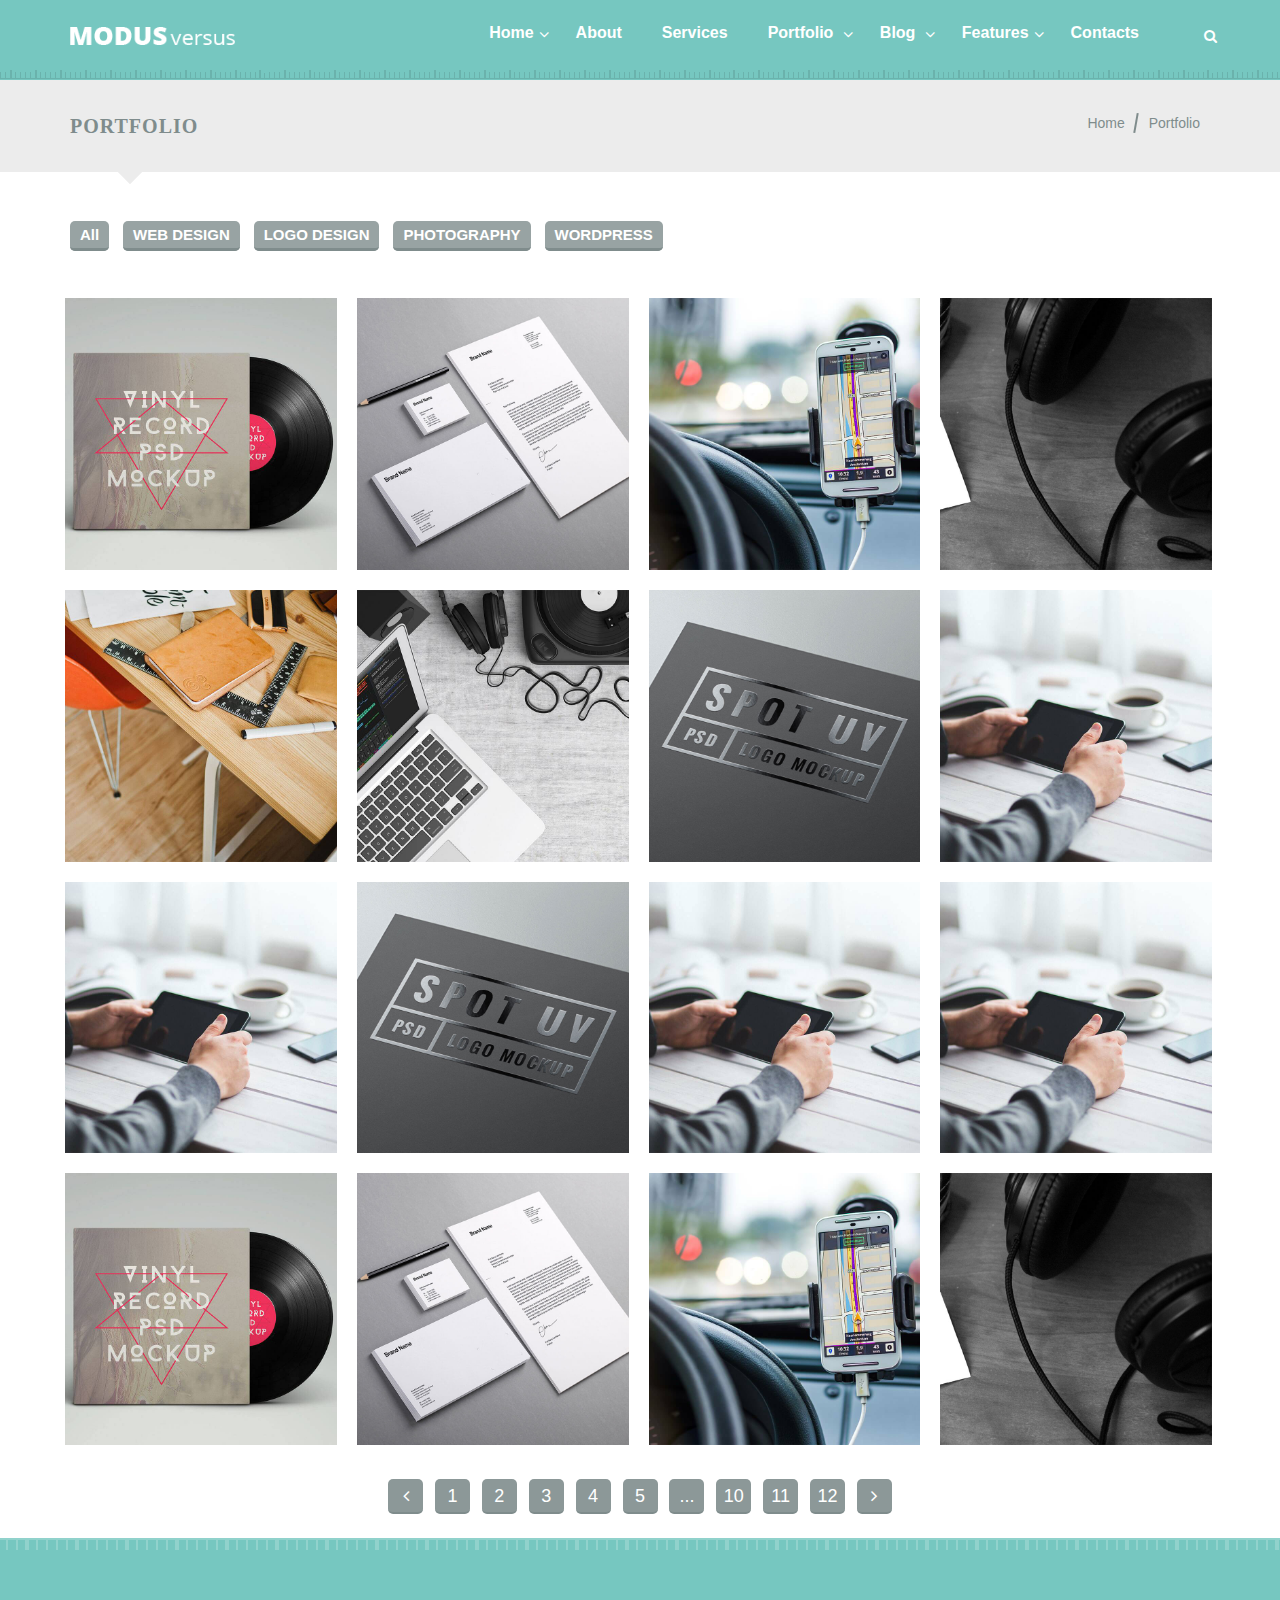
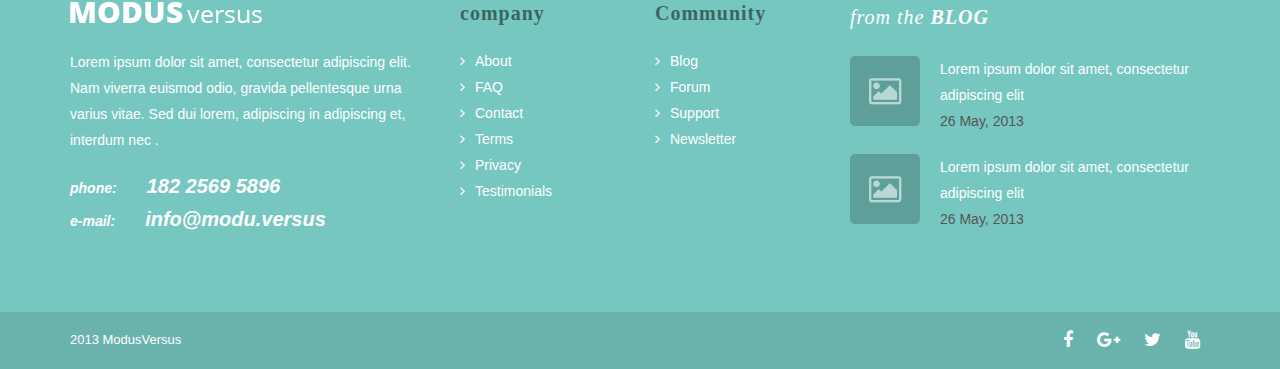
<file: portfolio-4col.html>
<!DOCTYPE html>
<html lang="en">
  <head>
    <meta charset="utf-8">
    <meta http-equiv="X-UA-Compatible" content="IE=edge">
    <meta name="viewport" content="width=device-width, initial-scale=1">
    <meta name="description" content="templatename is a multi purpose business templete suitable for insurance, Portfolio, corporate, car repair, construction or other business website">
    <meta name="keywords" content="Bootstrap, insurance, Portfolio, Car, Real Estate, Corporate, Multipurpose yemplete">
    <meta name="author" content="Jewel Hossain">
    
    <!-- Title -->
    <title>Modus Versus HTML Templete</title>
    <!-- ALL CSS HERE-->
    <!-- Bootstrap -->
    <link href="Assets/css/bootstrap.min.css" rel="stylesheet">
    <!-- FontAwesome -->
    <link rel="stylesheet" href="Assets/css/font-awesome.css">
    <!-- et circliful -->
    <link rel="stylesheet" href="Assets/css/jquery.circliful.css">
    <!-- et carousel -->
    <link rel="stylesheet" href="Assets/css/owl.carousel.css">
    <!-- Animate CSS -->
    <link rel="stylesheet" href="Assets/css/animate.min.css">
    <!-- Main Style CSS -->
    <link rel="stylesheet" href="style.css">
    <!-- portfolio Style CSS -->
    <link rel="stylesheet" href="Assets/css/portfolio-2col.css">
    <!-- Responsive CSS -->
    <link rel="stylesheet" href="Assets/css/responsive.css">
    

    <!-- HTML5 shim and Respond.js for IE8 support of HTML5 elements and media queries -->
    <!-- WARNING: Respond.js doesn't work if you view the page via file:// -->
    <!--[if lt IE 9]>
      <script src="https://oss.maxcdn.com/html5shiv/3.7.3/html5shiv.min.js"></script>
      <script src="https://oss.maxcdn.com/respond/1.4.2/respond.min.js"></script>
    <![endif]-->
  </head>
  <body>
       <!-- Start Header area-->
       <div class="header-area">
           <div class="header">
               <div class="container">
                   <div class="row">
                       <div class="col-md-2">
                           <div class="logo">
                               <a href="#"><img src="Assets/images/logo.png" alt=""></a>
                           </div>
                       </div>
                       <div class="col-md-10">
                           <div class="main-menu">
                               <nav class="navbar navbar-default navbar-right">
                                    <!-- Brand and toggle get grouped for better mobile display -->
                                    <div class="navbar-header">
                                      <button type="button" class="navbar-toggle collapsed" data-toggle="collapse" data-target="#bs-example-navbar-collapse-1" aria-expanded="false">
                                        <span class="sr-only">Toggle navigation</span>
                                        <span class="icon-bar"></span>
                                        <span class="icon-bar"></span>
                                        <span class="icon-bar"></span>
                                      </button>
                                    </div>

                                    <!-- Collect the nav links, forms, and other content for toggling -->
                                    <div class="collapse navbar-collapse" id="bs-example-navbar-collapse-1">
                                      <ul class="nav navbar-nav">
                                        <li class="dropdown">
                                          <a href="index.html" class="dropdown-toggle" data-toggle="dropdown" role="button" aria-haspopup="true" aria-expanded="false">Home<span class="caret"></span></a>
                                          <ul class="dropdown-menu">
                                            <li><a href="index.html"><i class="fa fa-angle-right"></i> Home Style One</a></li>
                                            <li><a href="home-2.html"><i class="fa fa-angle-right"></i> Home Style Two</a></li>
                                            <li><a href="home-3.html"><i class="fa fa-angle-right"></i> Home Style Three</a></li>
                                          </ul>
                                        </li>
                                        <li><a href="about.html">About</a></li>
                                        <li><a href="service.html">Services</a></li>
                                        <li class="dropdown">
                                          <a href="#" class="dropdown-toggle" data-toggle="dropdown" role="button" aria-haspopup="true" aria-expanded="false">Portfolio <span class="caret"></span></a>
                                          <ul class="dropdown-menu">
                                            <li><a href="#portfolio-1col.html"><i class="fa fa-angle-right"></i> Portfolio 1 column page</a></li>
                                            <li><a href="#portfolio-2col.html"><i class="fa fa-angle-right"></i> Portfolio 2 column page</a></li>
                                            <li><a href="#portfolio-3col.html"><i class="fa fa-angle-right"></i> Portfolio 3 column page</a></li>
                                            <li><a href="#portfolio-4col.html"><i class="fa fa-angle-right"></i> Portfolio 4 column page</a></li>
                                          </ul>
                                        </li>
                                        <li class="dropdown">
                                          <a href="#" class="dropdown-toggle" data-toggle="dropdown" role="button" aria-haspopup="true" aria-expanded="false">Blog <span class="caret"></span></a>
                                          <ul class="dropdown-menu">
                                              <li><a href="single-blog.html"><i class="fa fa-angle-right"></i> Single Blog</a></li>
                                              <li><a href="blog-listing.html"><i class="fa fa-angle-right"></i> Listing Blog</a></li>
                                          </ul>
                                        </li>
                                        <li class="dropdown">
                                         <a href="#" class="dropdown-toggle" data-toggle="dropdown" role="button" aria-haspopup="true" aria-expanded="false">Features<span class="caret"></span></a>
                                          <ul class="dropdown-menu">
                                              <li><a href="feature-style-1.html"><i class="fa fa-angle-right"></i> Features Style One</a></li>
                                              <li><a href="feature-style-2.html"><i class="fa fa-angle-right"></i> Features Style Two</a></li>
                                              <li><a href="feature-style-3.html"><i class="fa fa-angle-right"></i> Features Style Three</a></li>
                                          </ul>
                                        </li>
                                        <li><a href="contact.html">Contacts</a></li>
                                      </ul>
                                    </div><!-- /.navbar-collapse -->
                                </nav>
                                <div class="search-area">
                                    <div class="header-search-bar">
                                       
                                    </div>
                                    <div class="search-box">
                                        <input type="search" name="" id="" placeholder="Search Keyword...">
                                     </div>
                                </div>
                           </div>
                       </div>
                   </div>
               </div>
           </div>
       </div>
       
       <!-- End Header area-->
       
       <!-- Start about area-->
       <div class="about-heading">
           <div class="container">
               <div class="row">
                   <div class="col-md-6">
                       <h2 class="text-left">PORTFOLIO</h2>
                   </div>
                   <div class="col-md-6">
                       <div class="about-link text-right">
                           <ul>
                               <li><a href="index.html">Home</a></li>
                               <li><a href="portfolio-2col.html">Portfolio</a></li>
                           </ul>
                       </div>
                   </div>
               </div>
           </div>
       </div>
       <!-- End about area-->
       
       <!-- Start portfolio area-->
       <div class="portfolio-area">
           <div class="container">
               <div class="row">
                   <div class="col-md-12">
                       <div class="portfolio-list">
                           <ul>
                               <li><a href="#" type="button" data-filter="*">All</a></li>
                               <li><a href="#" type="button" data-filter=".web">WEB DESIGN</a></li>
                               <li><a href="#" type="button" data-filter=".graphic">LOGO DESIGN</a></li>
                               <li><a href="#" type="button" data-filter=".photography">PHOTOGRAPHY</a></li>
                               <li><a href="#" type="button" data-filter=".wordpress">WORDPRESS</a></li>
                           </ul>
                       </div>
                   </div>
               </div>
               <div class="row">
                   <div class="portfolio-item mixitup">
                       <div class="single-portfolio col4 mix wordpress">
                           <img src="Assets/images/portfolio/portfolio2/5.jpg" alt="">
                           <div class="portfolio-hover">
                               <div class="hover-icon">
                                   <a href="#"><i class="fa fa-eye"></i></a>
                                   <a href="#"><i class="fa fa-link"></i></a>
                               </div>
                                <span>lorem Ipsum</span>
                           </div>
                       </div>
                       <div class="single-portfolio col4 mix web">
                           <img src="Assets/images/portfolio/portfolio2/7.jpg" alt="">
                           <div class="portfolio-hover">
                               <div class="hover-icon">
                                   <a href="#"><i class="fa fa-eye"></i></a>
                                   <a href="#"><i class="fa fa-link"></i></a>
                               </div>
                                <span>lorem Ipsum</span>
                           </div>
                       </div>
                       <div class="single-portfolio col4 mix graphic">
                           <img src="Assets/images/portfolio/portfolio2/65.jpg" alt="">
                           <div class="portfolio-hover">
                               <div class="hover-icon">
                                   <a href="#"><i class="fa fa-eye"></i></a>
                                   <a href="#"><i class="fa fa-link"></i></a>
                               </div>
                                <span>lorem Ipsum</span>
                           </div>
                       </div>
                       <div class="single-portfolio col4 mix photography">
                           <img src="Assets/images/portfolio/portfolio2/68.jpg" alt="">
                           <div class="portfolio-hover">
                               <div class="hover-icon">
                                   <a href="#"><i class="fa fa-eye"></i></a>
                                   <a href="#"><i class="fa fa-link"></i></a>
                               </div>
                                <span>lorem Ipsum</span>
                           </div>
                       </div>
                       <div class="single-portfolio col4 mix wordpress">
                           <img src="Assets/images/portfolio/portfolio2/85.jpg" alt="">
                           <div class="portfolio-hover">
                               <div class="hover-icon">
                                   <a href="#"><i class="fa fa-eye"></i></a>
                                   <a href="#"><i class="fa fa-link"></i></a>
                               </div>
                                <span>lorem Ipsum</span>
                           </div>
                       </div>
                       <div class="single-portfolio col4 mix web">
                           <img src="Assets/images/portfolio/portfolio2/90.jpg" alt="">
                           <div class="portfolio-hover">
                               <div class="hover-icon">
                                   <a href="#"><i class="fa fa-eye"></i></a>
                                   <a href="#"><i class="fa fa-link"></i></a>
                               </div>
                                <span>lorem Ipsum</span>
                           </div>
                       </div>
                       <div class="single-portfolio col4 mix graphic">
                           <img src="Assets/images/portfolio/portfolio2/9.jpg" alt="">
                           <div class="portfolio-hover">
                               <div class="hover-icon">
                                   <a href="#"><i class="fa fa-eye"></i></a>
                                   <a href="#"><i class="fa fa-link"></i></a>
                               </div>
                                <span>lorem Ipsum</span>
                           </div>
                       </div>
                       <div class="single-portfolio col4 mix web">
                           <img src="Assets/images/portfolio/portfolio2/94.jpg" alt="">
                           <div class="portfolio-hover">
                               <div class="hover-icon">
                                   <a href="#"><i class="fa fa-eye"></i></a>
                                   <a href="#"><i class="fa fa-link"></i></a>
                               </div>
                                <span>lorem Ipsum</span>
                           </div>
                       </div>
                       <div class="single-portfolio col4 mix web">
                           <img src="Assets/images/portfolio/portfolio2/94.jpg" alt="">
                           <div class="portfolio-hover">
                               <div class="hover-icon">
                                   <a href="#"><i class="fa fa-eye"></i></a>
                                   <a href="#"><i class="fa fa-link"></i></a>
                               </div>
                                <span>lorem Ipsum</span>
                           </div>
                       </div>
                          <div class="single-portfolio col4 mix graphic">
                           <img src="Assets/images/portfolio/portfolio2/9.jpg" alt="">
                           <div class="portfolio-hover">
                               <div class="hover-icon">
                                   <a href="#"><i class="fa fa-eye"></i></a>
                                   <a href="#"><i class="fa fa-link"></i></a>
                               </div>
                                <span>lorem Ipsum</span>
                           </div>
                       </div>
                       <div class="single-portfolio col4 mix web">
                           <img src="Assets/images/portfolio/portfolio2/94.jpg" alt="">
                           <div class="portfolio-hover">
                               <div class="hover-icon">
                                   <a href="#"><i class="fa fa-eye"></i></a>
                                   <a href="#"><i class="fa fa-link"></i></a>
                               </div>
                                <span>lorem Ipsum</span>
                           </div>
                       </div>
                       <div class="single-portfolio col4 mix web">
                           <img src="Assets/images/portfolio/portfolio2/94.jpg" alt="">
                           <div class="portfolio-hover">
                               <div class="hover-icon">
                                   <a href="#"><i class="fa fa-eye"></i></a>
                                   <a href="#"><i class="fa fa-link"></i></a>
                               </div>
                                <span>lorem Ipsum</span>
                           </div>
                       </div>
                       <div class="single-portfolio col4 mix wordpress">
                           <img src="Assets/images/portfolio/portfolio2/5.jpg" alt="">
                           <div class="portfolio-hover">
                               <div class="hover-icon">
                                   <a href="#"><i class="fa fa-eye"></i></a>
                                   <a href="#"><i class="fa fa-link"></i></a>
                               </div>
                                <span>lorem Ipsum</span>
                           </div>
                       </div>
                       <div class="single-portfolio col4 mix web">
                           <img src="Assets/images/portfolio/portfolio2/7.jpg" alt="">
                           <div class="portfolio-hover">
                               <div class="hover-icon">
                                   <a href="#"><i class="fa fa-eye"></i></a>
                                   <a href="#"><i class="fa fa-link"></i></a>
                               </div>
                                <span>lorem Ipsum</span>
                           </div>
                       </div>
                       <div class="single-portfolio col4 mix graphic">
                           <img src="Assets/images/portfolio/portfolio2/65.jpg" alt="">
                           <div class="portfolio-hover">
                               <div class="hover-icon">
                                   <a href="#"><i class="fa fa-eye"></i></a>
                                   <a href="#"><i class="fa fa-link"></i></a>
                               </div>
                                <span>lorem Ipsum</span>
                           </div>
                       </div>
                       <div class="single-portfolio col4 mix photography">
                           <img src="Assets/images/portfolio/portfolio2/68.jpg" alt="">
                           <div class="portfolio-hover">
                               <div class="hover-icon">
                                   <a href="#"><i class="fa fa-eye"></i></a>
                                   <a href="#"><i class="fa fa-link"></i></a>
                               </div>
                                <span>lorem Ipsum</span>
                           </div>
                       </div>
                   </div>
               </div>
               <div class="row">
                   <div class="col-md-12">
                       <div class="pagination">
                           <nav role="navigation">
                                <ul class="">
                                    <li class="button"><a href="#0"><i class="fa fa-angle-left"></i></a></li>
                                    <li><a href="#0">1</a></li>
                                    <li><a href="#0">2</a></li>
                                    <li><a class="current" href="#0">3</a></li>
                                    <li><a href="#0">4</a></li>
                                    <li><a href="#0">5</a></li>
                                    <li><span>...</span></li>
                                    <li><a href="#0">10</a></li>
                                    <li><a href="#0">11</a></li>
                                    <li><a href="#0">12</a></li>
                                    <li class="button"><a href="#0"><i class="fa fa-angle-right"></i></a></li>
                                </ul>
                            </nav> <!-- cd-pagination-wrapper -->
                       </div>
                   </div>
               </div>
           </div>
       </div>
       <!-- End portfolio area-->
       
       <!-- Start Footer area-->
       <footer class="footer-area">
           <div class="container">
               <div class="row">
                   <div class="col-md-4">
                       <div class="footer-content">
                           <div class="footer-logo">
                               <img src="Assets/images/logo.png" alt="">
                           </div>
                           <p>Lorem ipsum dolor sit amet, consectetur adipiscing elit. Nam viverra euismod odio, gravida pellentesque urna varius vitae. Sed dui lorem, adipiscing in adipiscing et, interdum nec .</p>
                           <div class="footer-contact">
                               <p><span>phone:</span>182 2569 5896</p>
                               <p><span>e-mail:</span>info@modu.versus</p>
                           </div>
                       </div>
                   </div>
                   <div class="col-md-2">
                       <div class="footer-links">
                           <div class="footer-title">
                               <h4>company</h4>
                           </div>
                           <ul>
                               <li><a href="#"><i class="fa fa-angle-right"></i>About</a></li>
                               <li><a href="#"><i class="fa fa-angle-right"></i>FAQ</a></li>
                               <li><a href="#"><i class="fa fa-angle-right"></i>Contact</a></li>
                               <li><a href="#"><i class="fa fa-angle-right"></i>Terms</a></li>
                               <li><a href="#"><i class="fa fa-angle-right"></i>Privacy</a></li>
                               <li><a href="#"><i class="fa fa-angle-right"></i>Testimonials</a></li>
                           </ul>
                       </div>
                   </div>
                   <div class="col-md-2">
                       <div class="footer-links">
                           <div class="footer-title">
                               <h4>Community</h4>
                           </div>
                           <ul>
                               <li><a href="#"><i class="fa fa-angle-right"></i>Blog</a></li>
                               <li><a href="#"><i class="fa fa-angle-right"></i>Forum</a></li>
                               <li><a href="#"><i class="fa fa-angle-right"></i>Support</a></li>
                               <li><a href="#"><i class="fa fa-angle-right"></i>Newsletter</a></li> 
                           </ul>
                       </div>
                   </div>
                   <div class="col-md-4">
                      <div class="footer-content">
                          <div class="footer-title">
                              <h3>from the <strong>BLOG</strong></h3>
                          </div>
                          <div class="footer-post">
                              <a href="#"><img src="Assets/images/footer/1.png" alt=""></a>
                              <div class="post-content">
                                  <p>Lorem ipsum dolor sit amet, consectetur adipiscing elit</p>
                                  <span>26 May, 2013</span>
                              </div>                          
                          </div>
                          <div class="footer-post">
                              <a href="#"><img src="Assets/images/footer/1.png" alt=""></a>
                              <div class="post-content">
                                  <p>Lorem ipsum dolor sit amet, consectetur adipiscing elit</p>
                                  <span>26 May, 2013</span>
                              </div>                          
                          </div>
                      </div>
                   </div>
               </div>
           </div>
       </footer>
       <!-- End Footer area-->
       
       <!-- Start Footer bottom area-->
       <div class="footer-bottom">
           <div class="container">
               <div class="row">
                   <div class="col-md-6">
                       <div class="bootom-content text-left">
                           <p>2013  ModusVersus</p>
                       </div>
                   </div>
                   <div class="col-md-6">
                       <div class="social-links text-right">
                           <ul>
                               <li><a href=""><i class="fa fa-facebook"></i></a></li>
                               <li><a href=""><i class="fa fa-google-plus"></i></a></li>
                               <li><a href=""><i class="fa fa-twitter"></i></a></li>
                               <li><a href=""><i class="fa fa-youtube"></i></a></li>
                           </ul>
                       </div>
                   </div>
               </div>
           </div>
       </div>
       <!-- End Footer bottom area-->
      
    <!-- jQuery (necessary for Bootstrap's JavaScript plugins) -->
    <script src="Assets/js/jquery-3.1.1.min.js"></script>
    <!-- Include all compiled plugins (below), or include individual files as needed -->
    <!-- Bootstrap JS-->
    <script src="Assets/js/bootstrap.min.js"></script>
    <!-- circliful JS-->
    <script src="Assets/js/jquery.circliful.js"></script>
    <!-- wow JS-->
    <script src="Assets/js/wow.js"></script>
    <!-- carousel JS-->
    <script src="Assets/js/owl.carousel.js"></script>
    <!-- mixitup JS-->
    <script src="Assets/js/mixitup.min.js"></script>
    <!-- main JS-->
    <script src="Assets/js/main.js"></script>
    
    
    
    
    
    <script>
     $(document).ready(function () {
            $("#circle-1").circliful({
                animationSetp:5,
                foregroundBorderWidth: 15,
                backgroundBorderWidth: 15,
                percent: 50,
                halfCircle:1,
                backgroundColor:'#76c7c0',
                textColor: '#7f8c8c',
                textSize: 28,
                textStyle:'font-size: 16px; font-weight: bold',
                foregroundColor:'#e2534b',
            });
            $("#circle-2").circliful({
                animationSetp:5,
                foregroundBorderWidth: 15,
                backgroundBorderWidth: 15,
                percent: 70,
                halfCircle:1,
                backgroundColor:'#76c7c0',
                textColor: '#7f8c8c',
                textSize: 28,
                textStyle:'font-size: 16px; font-weight: bold',
                foregroundColor:'#e2534b',
            });
            $(" #circle-3").circliful({
                animationSetp:5,
                foregroundBorderWidth: 15,
                backgroundBorderWidth: 15,
                percent: 80,
                halfCircle:1,
                backgroundColor:'#76c7c0',
                textColor: '#7f8c8c',
                textSize: 28,
                textStyle:'font-size: 16px; font-weight: bold',
                foregroundColor:'#e2534b',
            });
            $("#circle-4").circliful({
                animationSetp:5,
                foregroundBorderWidth: 15,
                backgroundBorderWidth: 15,
                percent: 100,
                halfCircle:1,
                backgroundColor:'#76c7c0',
                textColor: '#7f8c8c',
                textSize: 28,
                textStyle:'font-size: 16px; font-weight: bold',
                foregroundColor:'#e2534b',
            });
         
            var mixer = mixitup('.mixitup');
         
        });
    </script>
  </body>
</html>
</file>
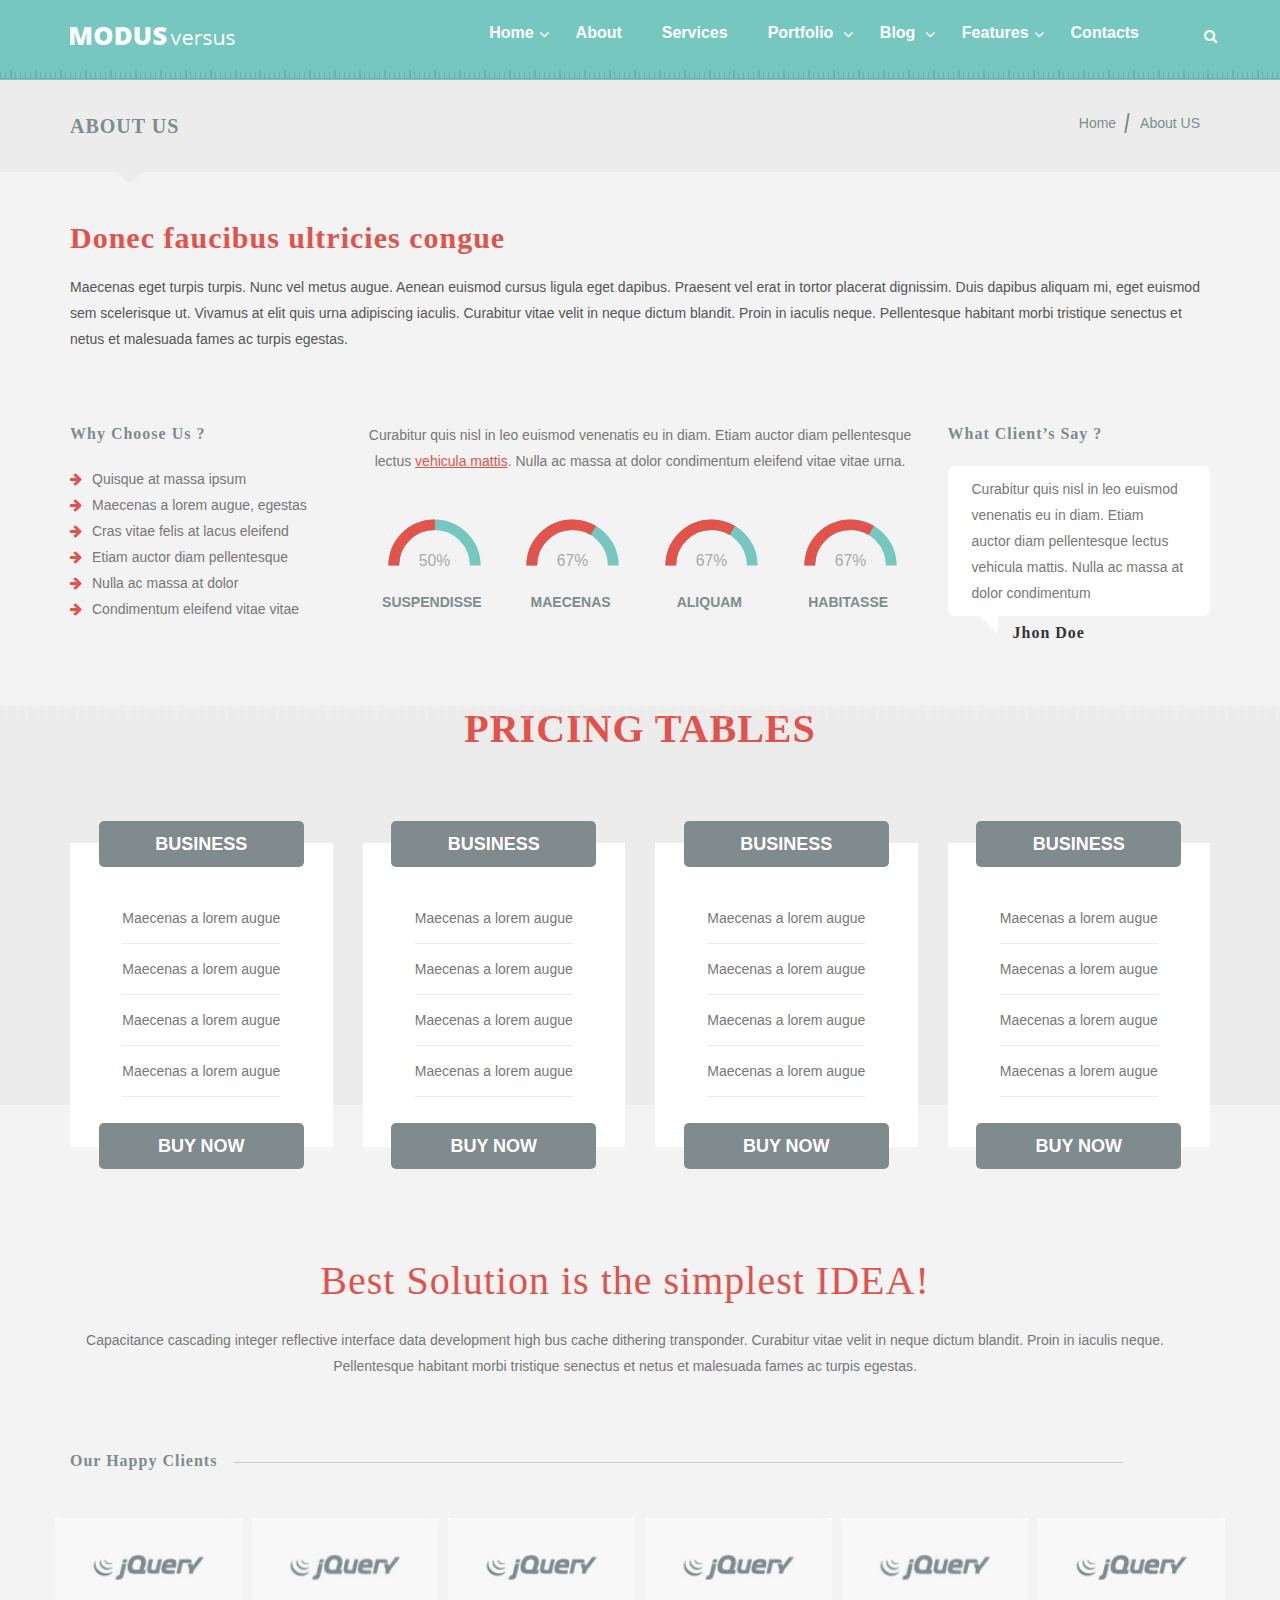
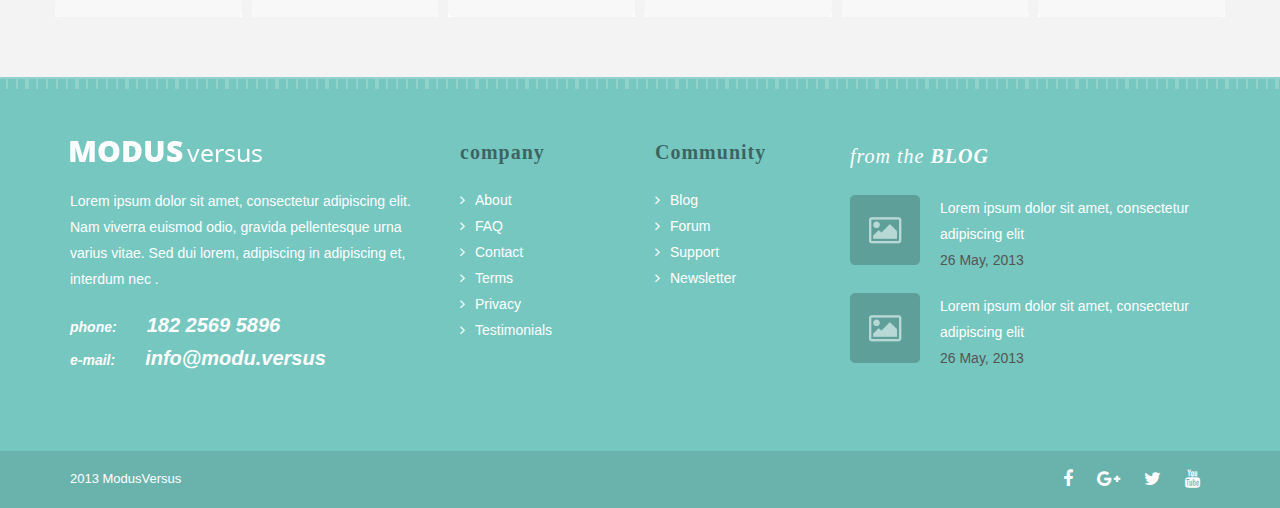
<file: service.html>
<!DOCTYPE html>
<html lang="en">
  <head>
    <meta charset="utf-8">
    <meta http-equiv="X-UA-Compatible" content="IE=edge">
    <meta name="viewport" content="width=device-width, initial-scale=1">
    <meta name="description" content="templatename is a multi purpose business templete suitable for insurance, Portfolio, corporate, car repair, construction or other business website">
    <meta name="keywords" content="Bootstrap, insurance, Portfolio, Car, Real Estate, Corporate, Multipurpose yemplete">
    <meta name="author" content="Jewel Hossain">
    
    <!-- Title -->
    <title>Modus Versus HTML Templete</title>
    <!-- ALL CSS HERE-->
    <!-- Bootstrap -->
    <link href="Assets/css/bootstrap.min.css" rel="stylesheet">
    <!-- FontAwesome -->
    <link rel="stylesheet" href="Assets/css/font-awesome.css">
    <!-- et circliful -->
    <link rel="stylesheet" href="Assets/css/jquery.circliful.css">
    <!-- et carousel -->
    <link rel="stylesheet" href="Assets/css/owl.carousel.css">
    <!-- Animate CSS -->
    <link rel="stylesheet" href="Assets/css/animate.min.css">
    <!-- Animate CSS -->
    <link rel="stylesheet" href="Assets/css/owl.transitions.css">
    <!-- Main Style CSS -->
    <link rel="stylesheet" href="style.css">
    <!-- Responsive CSS -->
    <link rel="stylesheet" href="Assets/css/responsive.css">
    

    <!-- HTML5 shim and Respond.js for IE8 support of HTML5 elements and media queries -->
    <!-- WARNING: Respond.js doesn't work if you view the page via file:// -->
    <!--[if lt IE 9]>
      <script src="https://oss.maxcdn.com/html5shiv/3.7.3/html5shiv.min.js"></script>
      <script src="https://oss.maxcdn.com/respond/1.4.2/respond.min.js"></script>
    <![endif]-->
  </head>
  <body>
       <!-- Start Header area-->
       <div class="header-area">
           <div class="header">
               <div class="container">
                   <div class="row">
                       <div class="col-md-2">
                           <div class="logo">
                               <a href="#"><img src="Assets/images/logo.png" alt=""></a>
                           </div>
                       </div>
                       <div class="col-md-10">
                           <div class="main-menu">
                               <nav class="navbar navbar-default navbar-right">
                                    <!-- Brand and toggle get grouped for better mobile display -->
                                    <div class="navbar-header">
                                      <button type="button" class="navbar-toggle collapsed" data-toggle="collapse" data-target="#bs-example-navbar-collapse-1" aria-expanded="false">
                                        <span class="sr-only">Toggle navigation</span>
                                        <span class="icon-bar"></span>
                                        <span class="icon-bar"></span>
                                        <span class="icon-bar"></span>
                                      </button>
                                    </div>

                                    <!-- Collect the nav links, forms, and other content for toggling -->
                                    <div class="collapse navbar-collapse" id="bs-example-navbar-collapse-1">
                                      <ul class="nav navbar-nav">
                                        <li class="dropdown">
                                          <a href="index.html" class="dropdown-toggle" data-toggle="dropdown" role="button" aria-haspopup="true" aria-expanded="false">Home<span class="caret"></span></a>
                                          <ul class="dropdown-menu">
                                            <li><a href="index.html"><i class="fa fa-angle-right"></i> Home Style One</a></li>
                                            <li><a href="home-2.html"><i class="fa fa-angle-right"></i> Home Style Two</a></li>
                                            <li><a href="home-3.html"><i class="fa fa-angle-right"></i> Home Style Three</a></li>
                                          </ul>
                                        </li>
                                        <li><a href="about.html">About</a></li>
                                        <li><a href="service.html">Services</a></li>
                                        <li class="dropdown">
                                          <a href="#" class="dropdown-toggle" data-toggle="dropdown" role="button" aria-haspopup="true" aria-expanded="false">Portfolio <span class="caret"></span></a>
                                          <ul class="dropdown-menu">
                                            <li><a href="portfolio-1col.html"><i class="fa fa-angle-right"></i> Portfolio 1 column page</a></li>
                                            <li><a href="portfolio-2col.html"><i class="fa fa-angle-right"></i> Portfolio 2 column page</a></li>
                                            <li><a href="portfolio-3col.html"><i class="fa fa-angle-right"></i> Portfolio 3 column page</a></li>
                                            <li><a href="portfolio-4col.html"><i class="fa fa-angle-right"></i> Portfolio 4 column page</a></li>
                                          </ul>
                                        </li>
                                        <li class="dropdown">
                                          <a href="#" class="dropdown-toggle" data-toggle="dropdown" role="button" aria-haspopup="true" aria-expanded="false">Blog <span class="caret"></span></a>
                                          <ul class="dropdown-menu">
                                              <li><a href="single-blog.html"><i class="fa fa-angle-right"></i> Single Blog</a></li>
                                              <li><a href="blog-listing.html"><i class="fa fa-angle-right"></i> Listing Blog</a></li>
                                          </ul>
                                        </li>
                                        <li class="dropdown">
                                         <a href="#" class="dropdown-toggle" data-toggle="dropdown" role="button" aria-haspopup="true" aria-expanded="false">Features<span class="caret"></span></a>
                                          <ul class="dropdown-menu">
                                              <li><a href="feature-style-1.html"><i class="fa fa-angle-right"></i> Features Style One</a></li>
                                              <li><a href="feature-style-2.html"><i class="fa fa-angle-right"></i> Features Style Two</a></li>
                                              <li><a href="feature-style-3.html"><i class="fa fa-angle-right"></i> Features Style Three</a></li>
                                          </ul>
                                        </li>
                                        <li><a href="contact.html">Contacts</a></li>
                                      </ul>
                                    </div><!-- /.navbar-collapse -->
                                </nav>
                                <div class="search-area">
                                    <div class="header-search-bar">
                                       
                                    </div>
                                    <div class="search-box">
                                        <input type="search" name="" id="" placeholder="Search Keyword...">
                                     </div>
                                </div>
                           </div>
                       </div>
                   </div>
               </div>
           </div>
       </div>
       
       <!-- End Header area-->
       
       <!-- Start about area-->
       <div class="about-heading">
           <div class="container">
               <div class="row">
                   <div class="col-md-6">
                       <h2 class="text-left">ABOUT US</h2>
                   </div>
                   <div class="col-md-6">
                       <div class="about-link text-right">
                           <ul>
                               <li><a href="index.html">Home</a></li>
                               <li><a href="service.html">About US</a></li>
                           </ul>
                       </div>
                   </div>
               </div>
           </div>
       </div>
       <!-- End about area-->
       
       <!-- Start why-choose area-->
       <div class="choose-area text-center">
           <div class="choose-content">
               <div class="container">
                  <div class="row">
                      <div class="col-md-12">
                          <div class="choose-details text-left">
                              <h2>Donec faucibus ultricies congue</h2>
                              <p>Maecenas eget turpis turpis. Nunc vel metus augue. Aenean euismod cursus ligula eget dapibus. Praesent vel erat in tortor placerat dignissim. Duis dapibus aliquam mi, eget euismod sem scelerisque ut. Vivamus at elit quis urna adipiscing iaculis. Curabitur vitae velit in neque dictum blandit. Proin in iaculis neque. Pellentesque habitant morbi tristique senectus et netus et malesuada fames ac turpis egestas.</p>
                          </div>
                      </div>
                  </div>
                   <div class="row">
                       <div class="col-md-3">
                           <div class="choose-list text-left">
                               <div class="list-title">
                                   <h5>Why Choose Us ?</h5>
                               </div>
                               <ul>
                                   <li><a href="#"><i class="fa fa-arrow-right"></i>Quisque at massa ipsum </a></li>
                                   <li><a href="#"><i class="fa fa-arrow-right"></i>Maecenas a lorem augue, egestas</a></li>
                                   <li><a href="#"><i class="fa fa-arrow-right"></i>Cras vitae felis at lacus eleifend </a></li>
                                   <li><a href="#"><i class="fa fa-arrow-right"></i>Etiam auctor diam pellentesque</a></li>
                                   <li><a href="#"><i class="fa fa-arrow-right"></i>Nulla ac massa at dolor</a></li>
                                   <li><a href="#"><i class="fa fa-arrow-right"></i>Condimentum eleifend vitae vitae </a></li>
                               </ul>
                           </div>
                       </div>
                       <div class="col-md-6">
                           <div class="choose-counter-box">
                              <div class="counter-content">
                                  <p>Curabitur quis nisl in leo euismod venenatis eu in diam. Etiam auctor diam pellentesque lectus <a href="#">vehicula mattis</a>. Nulla ac massa at dolor condimentum eleifend vitae vitae urna.</p>
                              </div>
                              <div class="counter-progress">
                                   <div id="circle-1">
                                       <p>SUSPENDISSE </p>
                                   </div>
                                   <div id="circle-2">
                                       <p>MAECENAS</p>
                                   </div>
                                   <div id="circle-3">
                                       <p>ALIQUAM </p>
                                   </div>
                                   <div id="circle-4">
                                       <p>HABITASSE </p>
                                   </div>
                              </div>
                           </div>
                       </div>
                       <div class="col-md-3">
                           <div class="choose-list text-left">
                               <div class="list-title">
                                   <h5>What Client’s Say ?</h5>
                               </div>
                               <p>Curabitur quis nisl in leo euismod venenatis eu in diam. Etiam auctor diam pellentesque lectus vehicula mattis. Nulla ac massa at dolor condimentum</p>
                               <div class="client-name">
                                   <h5>Jhon Doe</h5>
                               </div>
                           </div>
                       </div>
                   </div>
               </div>
           </div>
       </div>
       <!-- End why-choose area-->
       
       <!-- Start services area-->
       <div class="pricing-table-area">
           <div class="container">
               <div class="row">
                   <div class="col-md-12">
                       <div class="section-title">
                           <h1>PRICING TABLES</h1>
                       </div>
                   </div>
               </div>
               <div class="row">
                   <div class="col-md-3">
                       <div class="pricing-table">
                           <div class="pricing-title read-more">Business</div>
                           <div class="pricing-list">
                               <ul>
                                   <li><a href="">Maecenas a lorem augue</a></li>
                                   <li><a href="">Maecenas a lorem augue</a></li>
                                   <li><a href="">Maecenas a lorem augue</a></li>
                                   <li><a href="">Maecenas a lorem augue</a></li>
                               </ul>
                           </div>
                           <button class="read-more">Buy Now</button>
                       </div>
                   </div>
                   <div class="col-md-3">
                       <div class="pricing-table">
                           <div class="pricing-title read-more">Business</div>
                           <div class="pricing-list">
                               <ul>
                                   <li><a href="">Maecenas a lorem augue</a></li>
                                   <li><a href="">Maecenas a lorem augue</a></li>
                                   <li><a href="">Maecenas a lorem augue</a></li>
                                   <li><a href="">Maecenas a lorem augue</a></li>
                               </ul>
                           </div>
                           <button class="read-more">Buy Now</button>
                       </div>
                   </div>
                   <div class="col-md-3">
                       <div class="pricing-table">
                           <div class="pricing-title read-more">Business</div>
                           <div class="pricing-list">
                               <ul>
                                   <li><a href="">Maecenas a lorem augue</a></li>
                                   <li><a href="">Maecenas a lorem augue</a></li>
                                   <li><a href="">Maecenas a lorem augue</a></li>
                                   <li><a href="">Maecenas a lorem augue</a></li>
                               </ul>
                           </div>
                           <button class="read-more">Buy Now</button>
                       </div>
                   </div>
                   <div class="col-md-3">
                       <div class="pricing-table">
                           <div class="pricing-title read-more">Business</div>
                           <div class="pricing-list">
                               <ul>
                                   <li><a href="">Maecenas a lorem augue</a></li>
                                   <li><a href="">Maecenas a lorem augue</a></li>
                                   <li><a href="">Maecenas a lorem augue</a></li>
                                   <li><a href="">Maecenas a lorem augue</a></li>
                               </ul>
                           </div>
                           <button class="read-more">Buy Now</button>
                       </div>
                   </div>
               </div>
           </div>
       </div>
       <!-- End services area-->
       
       
       
       <!-- Start client area-->
       <div class="client-area">
          <div class="seperator"></div>
           <div class="container">
             <div class="row  col-md-12">
                 <div class="client-details text-center">
                     <h2>Best Solution is the simplest IDEA!</h2>
                     <p>Capacitance cascading integer reflective interface data development high bus cache dithering transponder. Curabitur vitae velit in neque dictum blandit. Proin in iaculis neque. Pellentesque habitant morbi tristique senectus et netus et malesuada fames ac turpis egestas. </p>
                 </div>
             </div>
              <div class="row">
                  <div class="col-md-12">
                      <div class="client-title">
                          <h5>Our Happy Clients</h5>
                      </div>
                  </div>
              </div>
               <div class="row">
                  <div class="client-carousel owl-carousel">
                       <div class="single-item">
                          <div class="client-img"><img src="Assets/images/client/1.jpg" alt=""></div>
                        </div>
                        <div class="single-item">
                          <div class="client-img"><img src="Assets/images/client/1.jpg" alt=""></div>
                        </div>
                        <div class="single-item">
                          <div class="client-img"><img src="Assets/images/client/1.jpg" alt=""></div>
                        </div>
                        <div class="single-item">
                          <div class="client-img"><img src="Assets/images/client/1.jpg" alt=""></div>
                        </div>
                        <div class="single-item">
                          <div class="client-img"><img src="Assets/images/client/1.jpg" alt=""></div>
                        </div>
                        <div class="single-item">
                          <div class="client-img"><img src="Assets/images/client/1.jpg" alt=""></div>
                        </div>
                   </div>
               </div>
           </div>
       </div>
       <!-- End client area-->
       
       <!-- Start Footer area-->
       <footer class="footer-area">
           <div class="container">
               <div class="row">
                   <div class="col-md-4">
                       <div class="footer-content">
                           <div class="footer-logo">
                               <img src="Assets/images/logo.png" alt="">
                           </div>
                           <p>Lorem ipsum dolor sit amet, consectetur adipiscing elit. Nam viverra euismod odio, gravida pellentesque urna varius vitae. Sed dui lorem, adipiscing in adipiscing et, interdum nec .</p>
                           <div class="footer-contact">
                               <p><span>phone:</span>182 2569 5896</p>
                               <p><span>e-mail:</span>info@modu.versus</p>
                           </div>
                       </div>
                   </div>
                   <div class="col-md-2">
                       <div class="footer-links">
                           <div class="footer-title">
                               <h4>company</h4>
                           </div>
                           <ul>
                               <li><a href="#"><i class="fa fa-angle-right"></i>About</a></li>
                               <li><a href="#"><i class="fa fa-angle-right"></i>FAQ</a></li>
                               <li><a href="#"><i class="fa fa-angle-right"></i>Contact</a></li>
                               <li><a href="#"><i class="fa fa-angle-right"></i>Terms</a></li>
                               <li><a href="#"><i class="fa fa-angle-right"></i>Privacy</a></li>
                               <li><a href="#"><i class="fa fa-angle-right"></i>Testimonials</a></li>
                           </ul>
                       </div>
                   </div>
                   <div class="col-md-2">
                       <div class="footer-links">
                           <div class="footer-title">
                               <h4>Community</h4>
                           </div>
                           <ul>
                               <li><a href="#"><i class="fa fa-angle-right"></i>Blog</a></li>
                               <li><a href="#"><i class="fa fa-angle-right"></i>Forum</a></li>
                               <li><a href="#"><i class="fa fa-angle-right"></i>Support</a></li>
                               <li><a href="#"><i class="fa fa-angle-right"></i>Newsletter</a></li> 
                           </ul>
                       </div>
                   </div>
                   <div class="col-md-4">
                      <div class="footer-content">
                          <div class="footer-title">
                              <h3>from the <strong>BLOG</strong></h3>
                          </div>
                          <div class="footer-post">
                              <a href="#"><img src="Assets/images/footer/1.png" alt=""></a>
                              <div class="post-content">
                                  <p>Lorem ipsum dolor sit amet, consectetur adipiscing elit</p>
                                  <span>26 May, 2013</span>
                              </div>                          
                          </div>
                          <div class="footer-post">
                              <a href="#"><img src="Assets/images/footer/1.png" alt=""></a>
                              <div class="post-content">
                                  <p>Lorem ipsum dolor sit amet, consectetur adipiscing elit</p>
                                  <span>26 May, 2013</span>
                              </div>                          
                          </div>
                      </div>
                   </div>
               </div>
           </div>
       </footer>
       <!-- End Footer area-->
       
       <!-- Start Footer bottom area-->
       <div class="footer-bottom">
           <div class="container">
               <div class="row">
                   <div class="col-md-6">
                       <div class="bootom-content text-left">
                           <p>2013  ModusVersus</p>
                       </div>
                   </div>
                   <div class="col-md-6">
                       <div class="social-links text-right">
                           <ul>
                               <li><a href=""><i class="fa fa-facebook"></i></a></li>
                               <li><a href=""><i class="fa fa-google-plus"></i></a></li>
                               <li><a href=""><i class="fa fa-twitter"></i></a></li>
                               <li><a href=""><i class="fa fa-youtube"></i></a></li>
                           </ul>
                       </div>
                   </div>
               </div>
           </div>
       </div>
       <!-- End Footer bottom area-->
      
    <!-- jQuery (necessary for Bootstrap's JavaScript plugins) -->
    <script src="Assets/js/jquery-3.1.1.min.js"></script>
    <!-- Include all compiled plugins (below), or include individual files as needed -->
    <!-- Bootstrap JS-->
    <script src="Assets/js/bootstrap.min.js"></script>
    <!-- circliful JS-->
    <script src="Assets/js/jquery.circliful.js"></script>
    <!-- wow JS-->
    <script src="Assets/js/wow.js"></script>
    <!-- carousel JS-->
    <script src="Assets/js/owl.carousel.js"></script>
    <!-- main JS-->
    <script src="Assets/js/main.js"></script>
    
    
    
    
    
    <script>
     $(document).ready(function () {
            $("#circle-1").circliful({
                animationSetp:5,
                foregroundBorderWidth: 15,
                backgroundBorderWidth: 15,
                percent: 50,
                halfCircle:1,
                backgroundColor:'#76c7c0',
                textColor: '#7f8c8c',
                textSize: 28,
                textStyle:'font-size: 16px; font-weight: bold',
                foregroundColor:'#e2534b',
            });
            $("#circle-2").circliful({
                animationSetp:5,
                foregroundBorderWidth: 15,
                backgroundBorderWidth: 15,
                percent: 70,
                halfCircle:1,
                backgroundColor:'#76c7c0',
                textColor: '#7f8c8c',
                textSize: 28,
                textStyle:'font-size: 16px; font-weight: bold',
                foregroundColor:'#e2534b',
            });
            $(" #circle-3").circliful({
                animationSetp:5,
                foregroundBorderWidth: 15,
                backgroundBorderWidth: 15,
                percent: 80,
                halfCircle:1,
                backgroundColor:'#76c7c0',
                textColor: '#7f8c8c',
                textSize: 28,
                textStyle:'font-size: 16px; font-weight: bold',
                foregroundColor:'#e2534b',
            });
            $("#circle-4").circliful({
                animationSetp:5,
                foregroundBorderWidth: 15,
                backgroundBorderWidth: 15,
                percent: 100,
                halfCircle:1,
                backgroundColor:'#76c7c0',
                textColor: '#7f8c8c',
                textSize: 28,
                textStyle:'font-size: 16px; font-weight: bold',
                foregroundColor:'#e2534b',
            });
         
        });
    </script>
  </body>
</html>
</file>
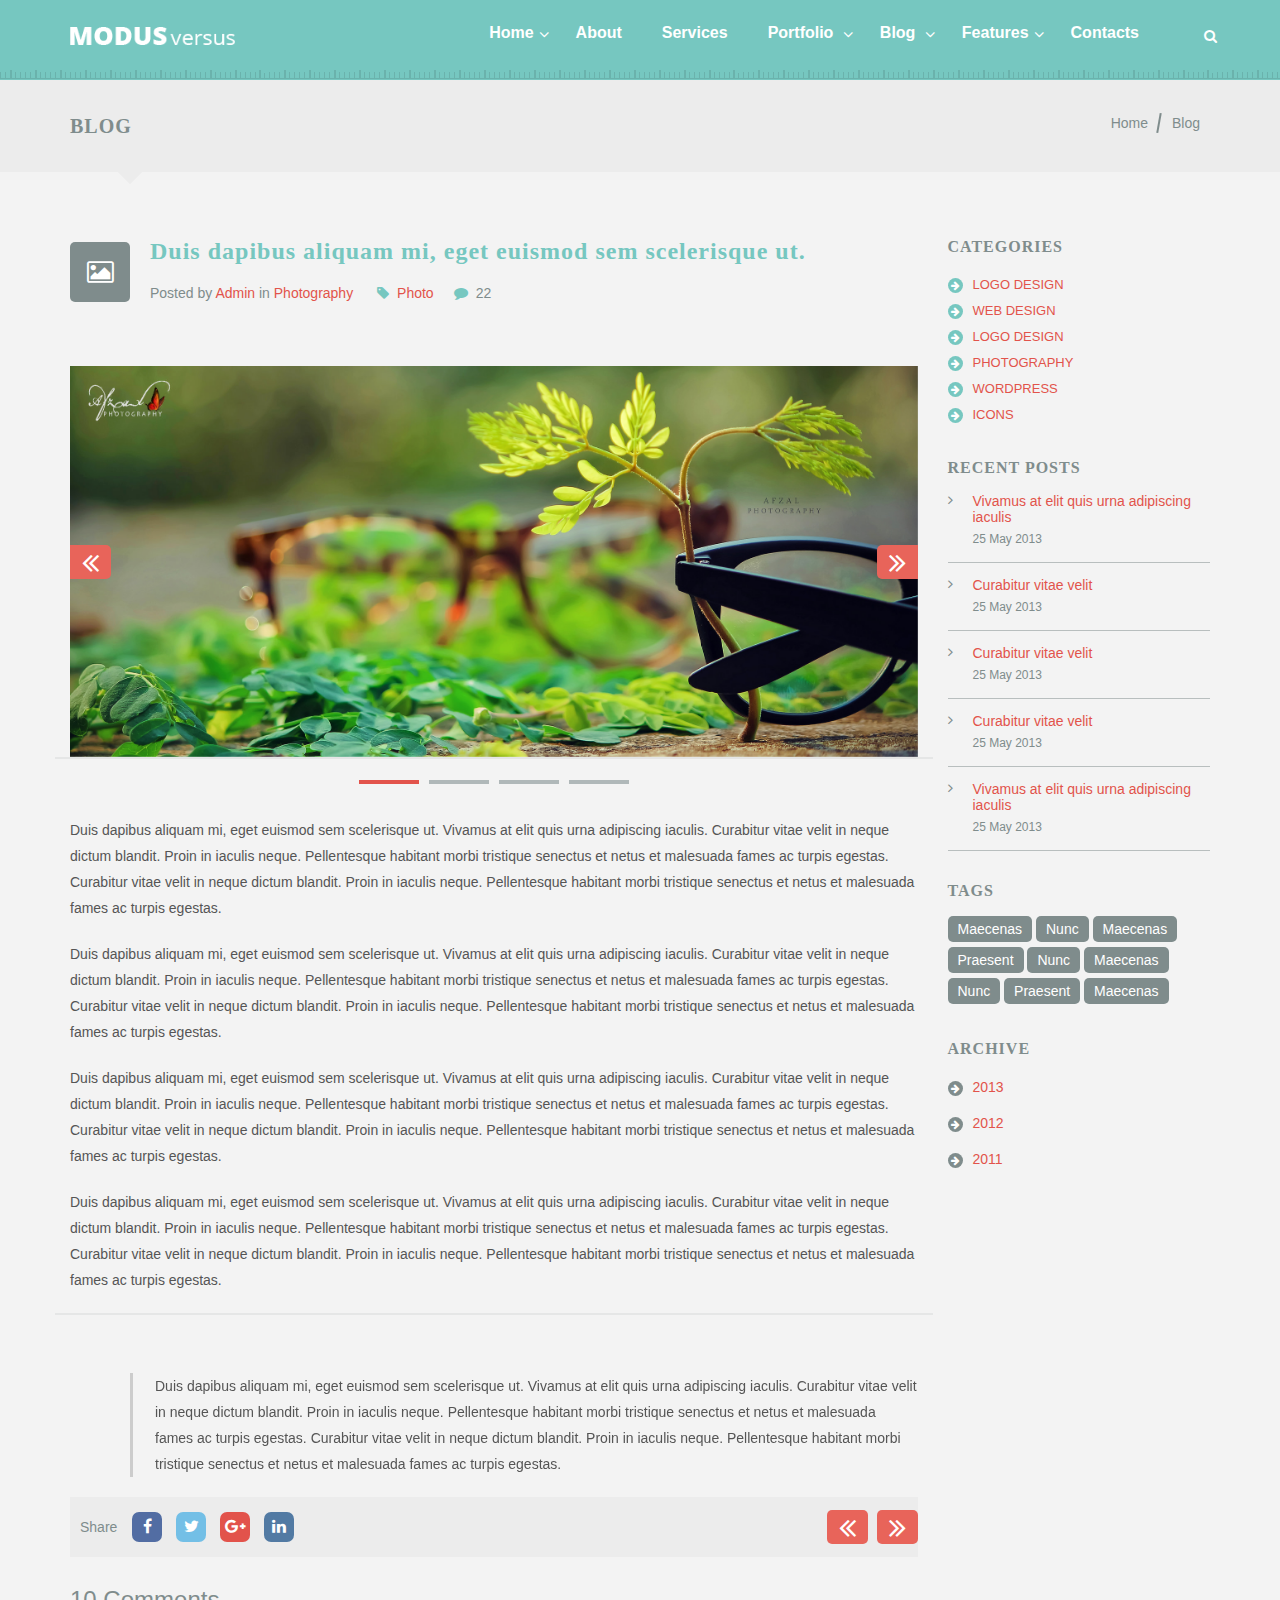
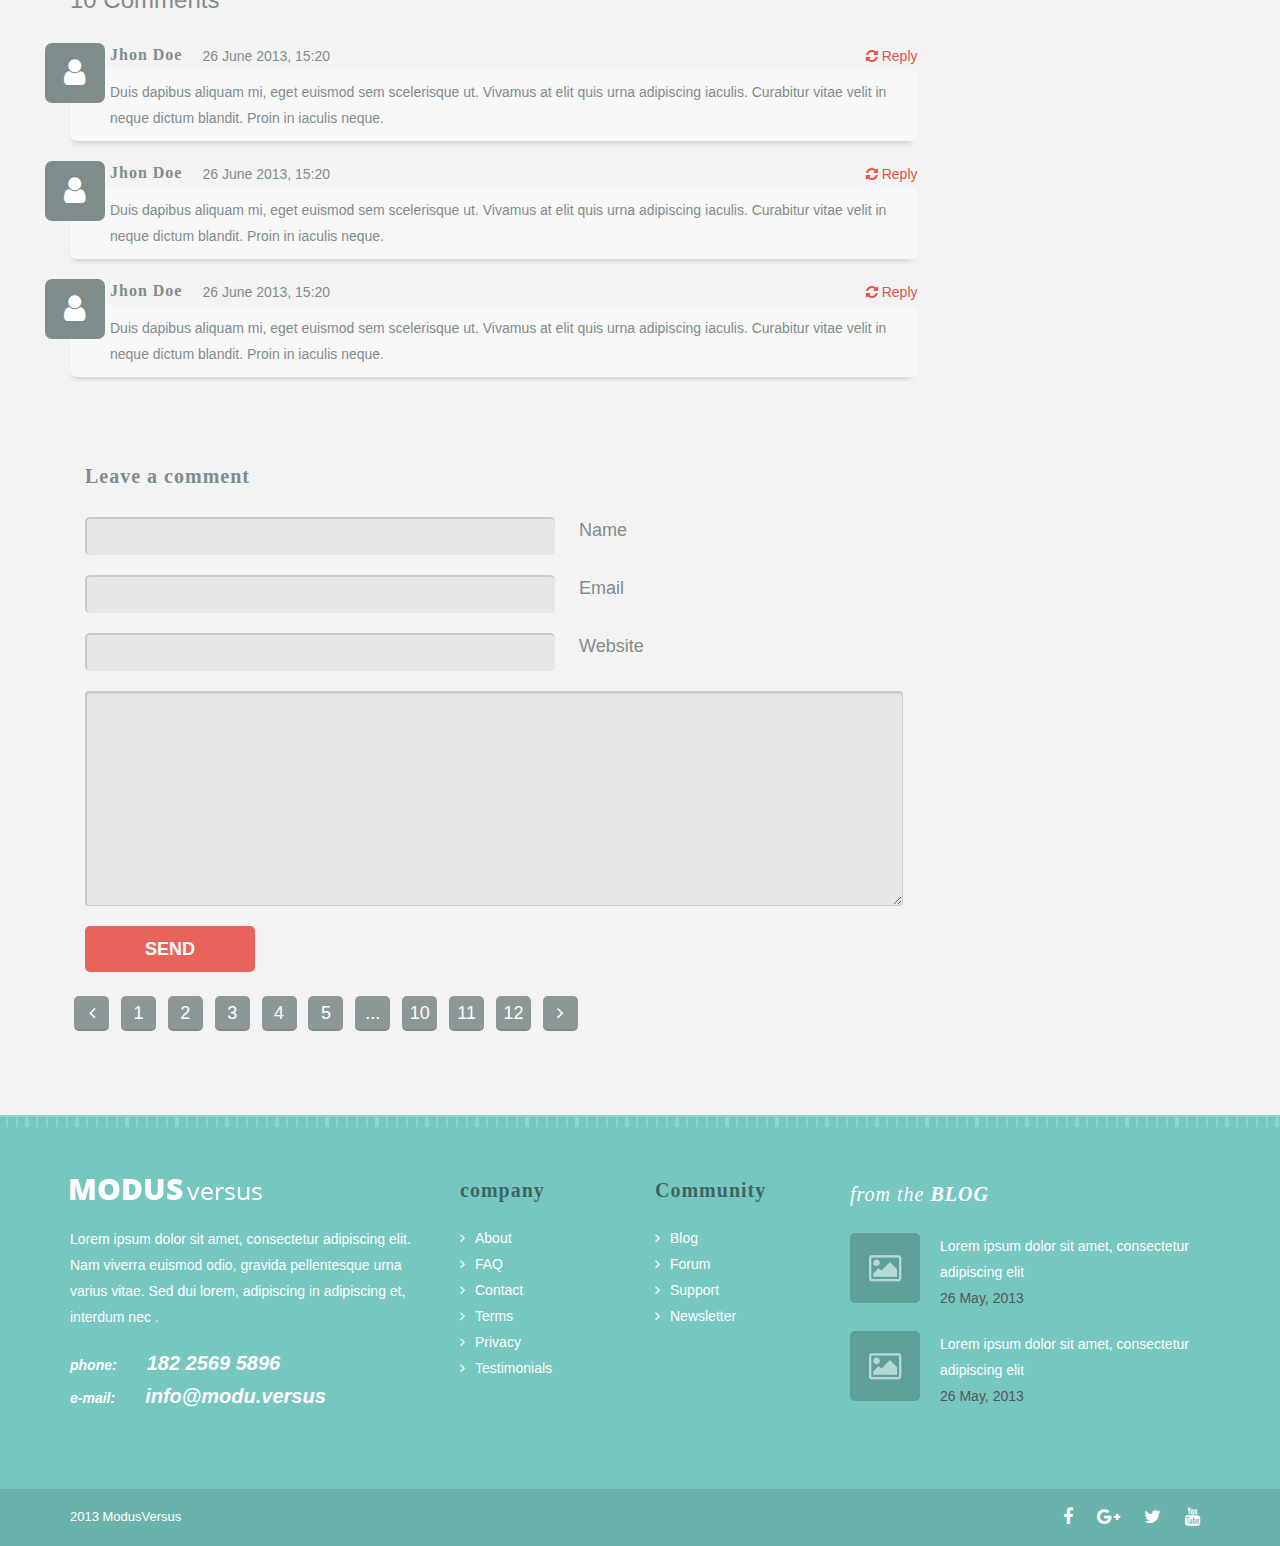
<file: single-blog.html>
<!DOCTYPE html>
<html lang="en">
  <head>
    <meta charset="utf-8">
    <meta http-equiv="X-UA-Compatible" content="IE=edge">
    <meta name="viewport" content="width=device-width, initial-scale=1">
    <meta name="description" content="templatename is a multi purpose business templete suitable for insurance, Portfolio, corporate, car repair, construction or other business website">
    <meta name="keywords" content="Bootstrap, insurance, Portfolio, Car, Real Estate, Corporate, Multipurpose yemplete">
    <meta name="author" content="Jewel Hossain">
    
    <!-- Title -->
    <title>Modus Versus HTML Templete</title>
    <!-- ALL CSS HERE-->
    <!-- Bootstrap -->
    <link href="Assets/css/bootstrap.min.css" rel="stylesheet">
    <!-- FontAwesome -->
    <link rel="stylesheet" href="Assets/css/font-awesome.css">
    <!-- et circliful -->
    <link rel="stylesheet" href="Assets/css/jquery.circliful.css">
    <!-- et carousel -->
    <link rel="stylesheet" href="Assets/css/owl.carousel.css">
    <!-- Animate CSS -->
    <link rel="stylesheet" href="Assets/css/animate.min.css">
    <!-- Animate CSS -->
    <link rel="stylesheet" href="Assets/css/owl.transitions.css">
    <!-- portfolio Style CSS -->
    <link rel="stylesheet" href="Assets/css/portfolio-1col.css">
    <!-- portfolio Style CSS -->
    <link rel="stylesheet" href="Assets/css/blog-listing.css">
    <!-- portfolio Style CSS -->
    <link rel="stylesheet" href="Assets/css/contact.css">
    <!-- main style CSS -->
    <link rel="stylesheet" href="style.css">
    <!-- Responsive CSS -->
    <link rel="stylesheet" href="Assets/css/responsive.css">
    

    <!-- HTML5 shim and Respond.js for IE8 support of HTML5 elements and media queries -->
    <!-- WARNING: Respond.js doesn't work if you view the page via file:// -->
    <!--[if lt IE 9]>
      <script src="https://oss.maxcdn.com/html5shiv/3.7.3/html5shiv.min.js"></script>
      <script src="https://oss.maxcdn.com/respond/1.4.2/respond.min.js"></script>
    <![endif]-->
  </head>
  <body>
       <!-- Start Header area-->
       <div class="header-area">
           <div class="header">
               <div class="container">
                   <div class="row">
                       <div class="col-md-2">
                           <div class="logo">
                               <a href="#"><img src="Assets/images/logo.png" alt=""></a>
                           </div>
                       </div>
                       <div class="col-md-10">
                           <div class="main-menu">
                               <nav class="navbar navbar-default navbar-right">
                                    <!-- Brand and toggle get grouped for better mobile display -->
                                    <div class="navbar-header">
                                      <button type="button" class="navbar-toggle collapsed" data-toggle="collapse" data-target="#bs-example-navbar-collapse-1" aria-expanded="false">
                                        <span class="sr-only">Toggle navigation</span>
                                        <span class="icon-bar"></span>
                                        <span class="icon-bar"></span>
                                        <span class="icon-bar"></span>
                                      </button>
                                    </div>

                                    <!-- Collect the nav links, forms, and other content for toggling -->
                                    <div class="collapse navbar-collapse" id="bs-example-navbar-collapse-1">
                                      <ul class="nav navbar-nav">
                                        <li class="dropdown">
                                          <a href="index.html" class="dropdown-toggle" data-toggle="dropdown" role="button" aria-haspopup="true" aria-expanded="false">Home<span class="caret"></span></a>
                                          <ul class="dropdown-menu">
                                            <li><a href="index.html"><i class="fa fa-angle-right"></i> Home Style One</a></li>
                                            <li><a href="home-2.html"><i class="fa fa-angle-right"></i> Home Style Two</a></li>
                                            <li><a href="home-3.html"><i class="fa fa-angle-right"></i> Home Style Three</a></li>
                                          </ul>
                                        </li>
                                        <li><a href="about.html">About</a></li>
                                        <li><a href="service.html">Services</a></li>
                                        <li class="dropdown">
                                          <a href="#" class="dropdown-toggle" data-toggle="dropdown" role="button" aria-haspopup="true" aria-expanded="false">Portfolio <span class="caret"></span></a>
                                          <ul class="dropdown-menu">
                                            <li><a href="portfolio-1col.html"><i class="fa fa-angle-right"></i> Portfolio 1 column page</a></li>
                                            <li><a href="portfolio-2col.html"><i class="fa fa-angle-right"></i> Portfolio 2 column page</a></li>
                                            <li><a href="portfolio-3col.html"><i class="fa fa-angle-right"></i> Portfolio 3 column page</a></li>
                                            <li><a href="portfolio-4col.html"><i class="fa fa-angle-right"></i> Portfolio 4 column page</a></li>
                                          </ul>
                                        </li>
                                        <li class="dropdown">
                                          <a href="#" class="dropdown-toggle" data-toggle="dropdown" role="button" aria-haspopup="true" aria-expanded="false">Blog <span class="caret"></span></a>
                                          <ul class="dropdown-menu">
                                              <li><a href="single-blog.html"><i class="fa fa-angle-right"></i> Single Blog</a></li>
                                              <li><a href="blog-listing.html"><i class="fa fa-angle-right"></i> Listing Blog</a></li>
                                          </ul>
                                        </li>
                                        <li class="dropdown">
                                         <a href="#" class="dropdown-toggle" data-toggle="dropdown" role="button" aria-haspopup="true" aria-expanded="false">Features<span class="caret"></span></a>
                                          <ul class="dropdown-menu">
                                              <li><a href="feature-style-1.html"><i class="fa fa-angle-right"></i> Features Style One</a></li>
                                              <li><a href="feature-style-2.html"><i class="fa fa-angle-right"></i> Features Style Two</a></li>
                                              <li><a href="feature-style-3.html"><i class="fa fa-angle-right"></i> Features Style Three</a></li>
                                          </ul>
                                        </li>
                                        <li><a href="contact.html">Contacts</a></li>
                                      </ul>
                                    </div><!-- /.navbar-collapse -->
                                </nav>
                                <div class="search-area">
                                    <div class="header-search-bar">
                                       
                                    </div>
                                    <div class="search-box">
                                        <input type="search" name="" id="" placeholder="Search Keyword...">
                                     </div>
                                </div>
                           </div>
                       </div>
                   </div>
               </div>
           </div>
       </div>
       
       <!-- End Header area-->
       
       <!-- Start about area-->
       <div class="about-heading">
           <div class="container">
               <div class="row">
                   <div class="col-md-6">
                       <h2 class="text-left">Blog</h2>
                   </div>
                   <div class="col-md-6">
                       <div class="about-link text-right">
                           <ul>
                               <li><a href="index.html">Home</a></li>
                               <li><a href="blog-listing.html">Blog</a></li>
                           </ul>
                       </div>
                   </div>
               </div>
           </div>
       </div>
       <!-- End about area-->
       
       <!-- start blog area-->
       <div class="blog-area">
           <div class="container">
               <div class="row">
                   <div class="col-md-9">
                       <div class="blog-post">
                           <div class="row">
                               <div class="single-post">
                                    <div class="col-md-12">
                                        <div class="single-carousel-content clearfix">
                                            <div class="post-thumbnail">
                                                <i class="fa fa-image"></i>
                                            </div>
                                            <div class="post-details">
                                                <h3>Duis dapibus aliquam mi, eget euismod sem scelerisque ut.</h3>
                                                <p>Posted by <a href="">Admin</a> in <a href="">Photography</a> <i class="fa fa-tag"></i><a href="">Photo</a><i class="fa fa-comment"></i>22</p>
                                            </div>
                                        </div>
                                    </div>
                                   <div class="col-md-12">
                                        <div class="single-post-slider slider owl-carousel">
                                            <div class="single-slider-post">
                                              <div class="slide-post-img">
                                                  <img src="Assets/images/blog_listing/photography1.jpg" alt="">
                                              </div>
                                           </div>
                                           <div class="single-slider-post">
                                              <div class="slide-post-img">
                                                  <img src="Assets/images/blog_listing/photography2.jpg" alt="">
                                              </div>
                                           </div>
                                           <div class="single-slider-post">
                                              <div class="slide-post-img">
                                                  <img src="Assets/images/blog_listing/photography1.jpg" alt="">
                                              </div>
                                           </div>
                                           <div class="single-slider-post">
                                              <div class="slide-post-img">
                                                  <img src="Assets/images/blog_listing/photography2.jpg" alt="">
                                              </div>
                                           </div>
                                        </div>
                                    </div>
                                   </div>
                                   <div class="single-post">
                                       <div class="col-md-12">
                                           <div class="post-text">
                                               <p>Duis dapibus aliquam mi, eget euismod sem scelerisque ut. Vivamus at elit quis urna adipiscing iaculis. Curabitur vitae velit in neque dictum blandit. Proin in iaculis neque. Pellentesque habitant morbi tristique senectus et netus et malesuada fames ac turpis egestas. Curabitur vitae velit in neque dictum blandit. Proin in iaculis neque. Pellentesque habitant morbi tristique senectus et netus et malesuada fames ac turpis egestas. </p>
                                               <p>Duis dapibus aliquam mi, eget euismod sem scelerisque ut. Vivamus at elit quis urna adipiscing iaculis. Curabitur vitae velit in neque dictum blandit. Proin in iaculis neque. Pellentesque habitant morbi tristique senectus et netus et malesuada fames ac turpis egestas. Curabitur vitae velit in neque dictum blandit. Proin in iaculis neque. Pellentesque habitant morbi tristique senectus et netus et malesuada fames ac turpis egestas. </p>
                                               <p>Duis dapibus aliquam mi, eget euismod sem scelerisque ut. Vivamus at elit quis urna adipiscing iaculis. Curabitur vitae velit in neque dictum blandit. Proin in iaculis neque. Pellentesque habitant morbi tristique senectus et netus et malesuada fames ac turpis egestas. Curabitur vitae velit in neque dictum blandit. Proin in iaculis neque. Pellentesque habitant morbi tristique senectus et netus et malesuada fames ac turpis egestas. </p>
                                               <p>Duis dapibus aliquam mi, eget euismod sem scelerisque ut. Vivamus at elit quis urna adipiscing iaculis. Curabitur vitae velit in neque dictum blandit. Proin in iaculis neque. Pellentesque habitant morbi tristique senectus et netus et malesuada fames ac turpis egestas. Curabitur vitae velit in neque dictum blandit. Proin in iaculis neque. Pellentesque habitant morbi tristique senectus et netus et malesuada fames ac turpis egestas. </p>
                                           </div>
                                       </div>
                                   </div>
                                   <div class="carousel-text">
                                       <div class="col-md-12">
                                           <div class="carousel-text-item slider owl-carousel">
                                               <div class="single-carousel-text-item">
                                                   <p>Duis dapibus aliquam mi, eget euismod sem scelerisque ut. Vivamus at elit quis urna adipiscing iaculis. Curabitur vitae velit in neque dictum blandit. Proin in iaculis neque. Pellentesque habitant morbi tristique senectus et netus et malesuada fames ac turpis egestas. Curabitur vitae velit in neque dictum blandit. Proin in iaculis neque. Pellentesque habitant morbi tristique senectus et netus et malesuada fames ac turpis egestas. </p>
                                               </div>
                                               <div class="single-carousel-text-item">
                                                   <p>Duis dapibus aliquam mi, eget euismod sem scelerisque ut. Vivamus at elit quis urna adipiscing iaculis. Curabitur vitae velit in neque dictum blandit. Proin in iaculis neque. Pellentesque habitant morbi tristique senectus et netus et malesuada fames ac turpis egestas. Curabitur vitae velit in neque dictum blandit. Proin in iaculis neque. Pellentesque habitant morbi tristique senectus et netus et malesuada fames ac turpis egestas. </p>
                                               </div>
                                               <div class="single-carousel-text-item">
                                                   <p>Duis dapibus aliquam mi, eget euismod sem scelerisque ut. Vivamus at elit quis urna adipiscing iaculis. Curabitur vitae velit in neque dictum blandit. Proin in iaculis neque. Pellentesque habitant morbi tristique senectus et netus et malesuada fames ac turpis egestas. Curabitur vitae velit in neque dictum blandit. Proin in iaculis neque. Pellentesque habitant morbi tristique senectus et netus et malesuada fames ac turpis egestas. </p>
                                               </div>
                                           </div>
                                       </div>
                                   </div>
                                   <div class="share-area">
                                       <div class="col-md-12">
                                           <div class="social-link">
                                              <span>Share</span>
                                               <ul>
                                                   <li><a href="#" class="facebook"><i class="fa fa-facebook"></i></a></li>
                                                   <li><a href="#" class="twitter"><i class="fa fa-twitter"></i></a></li>
                                                   <li><a href="#" class="googleplus"><i class="fa fa-google-plus"></i></a></li>
                                                   <li><a href="#" class="linkedin"><i class="fa fa-linkedin"></i></a></li>
                                               </ul>
                                           </div>
                                       </div>
                                   </div>
                                   <div class="comments-area">
                                       <div class="col-md-12">
                                           <div class="comments">
                                               <div class="title"><span>10 Comments</span></div>
                                               <div class="single-comment">
                                                   <div class="user-profile">
                                                       <div class="user"><i class="fa fa-user"></i></div>
                                                       <div class="name"><h5>Jhon Doe</h5></div>
                                                       <div class="date"><span>26 June 2013, 15:20</span></div>
                                                       <div class="reply"><span><i class="fa fa-refresh"></i> <a href="">Reply</a></span></div>
                                                   </div>
                                                   <p>Duis dapibus aliquam mi, eget euismod sem scelerisque ut. Vivamus at elit quis urna adipiscing iaculis. Curabitur vitae velit in neque dictum blandit. Proin in iaculis neque. </p>
                                               </div>
                                               <div class="single-comment">
                                                   <div class="user-profile">
                                                       <div class="user"><i class="fa fa-user"></i></div>
                                                       <div class="name"><h5>Jhon Doe</h5></div>
                                                       <div class="date"><span>26 June 2013, 15:20</span></div>
                                                       <div class="reply"><span><i class="fa fa-refresh"></i> <a href="">Reply</a></span></div>
                                                   </div>
                                                   <p>Duis dapibus aliquam mi, eget euismod sem scelerisque ut. Vivamus at elit quis urna adipiscing iaculis. Curabitur vitae velit in neque dictum blandit. Proin in iaculis neque. </p>
                                               </div>
                                               <div class="single-comment">
                                                   <div class="user-profile">
                                                       <div class="user"><i class="fa fa-user"></i></div>
                                                       <div class="name"><h5>Jhon Doe</h5></div>
                                                       <div class="date"><span>26 June 2013, 15:20</span></div>
                                                       <div class="reply"><span><i class="fa fa-refresh"></i> <a href="">Reply</a></span></div>
                                                   </div>
                                                   <p>Duis dapibus aliquam mi, eget euismod sem scelerisque ut. Vivamus at elit quis urna adipiscing iaculis. Curabitur vitae velit in neque dictum blandit. Proin in iaculis neque. </p>
                                               </div>
                                           </div>
                                           <div class="contact-form">
                                               <div class="col-md-12">
                                                   <form action="">
                                                       <div class="form-title">
                                                           <h3>Leave a comment</h3>
                                                       </div>
                                                       <input type="text" name="" id="">
                                                       <label for="">Name</label>
                                                       <input type="email" name="" id="">
                                                       <label for="">Email</label>
                                                       <input type="url" name="" id="">
                                                       <label for="">Website</label>
                                                       <textarea name="" id="" cols="30" rows="10" class="form-control"></textarea>
                                                       <input type="submit" value="send" class="read-more">
                                                   </form>
                                               </div>
                                           </div>
                                       </div>
                                      </div>
                                   </div>
                               </div>
                           </div>
                           <div class="col-md-3">
                               <div class="widget-area">
                                   <div class="widget">
                                       <div class="widget-title">
                                           <h4>CATEGORIES</h4>
                                       </div>
                                       <div class="widget-list">
                                           <ul>
                                               <li><i class="fa fa-arrow-right"></i><a href="#">LOGO DESIGN</a></li>
                                               <li><i class="fa fa-arrow-right"></i><a href="#">WEB DESIGN</a></li>
                                               <li><i class="fa fa-arrow-right"></i><a href="#">LOGO DESIGN</a></li>
                                               <li><i class="fa fa-arrow-right"></i><a href="#">PHOTOGRAPHY</a></li>
                                               <li><i class="fa fa-arrow-right"></i><a href="#">WORDPRESS</a></li>
                                               <li><i class="fa fa-arrow-right"></i><a href="#">ICONS</a></li>
                                           </ul>
                                       </div>
                                   </div>
                                   <div class="widget">
                                       <div class="widget-title">
                                           <h4>RECENT POSTS</h4>
                                       </div>
                                       <div class="widget-post">
                                          <i class="fa fa-angle-right"></i>
                                          <p><a href="">Vivamus at elit quis urna adipiscing iaculis</a></p>
                                           <span>25 May 2013</span>
                                       </div>
                                       <div class="widget-post">
                                          <i class="fa fa-angle-right"></i>
                                           <p><a href="">Curabitur vitae velit</a></p>
                                           <span>25 May 2013</span>
                                       </div>
                                       <div class="widget-post">
                                          <i class="fa fa-angle-right"></i>
                                           <p><a href="">Curabitur vitae velit</a></p>
                                           <span>25 May 2013</span>
                                       </div>
                                       <div class="widget-post">
                                          <i class="fa fa-angle-right"></i>
                                           <p><a href="">Curabitur vitae velit</a></p>
                                           <span>25 May 2013</span>
                                       </div>
                                       <div class="widget-post">
                                          <i class="fa fa-angle-right"></i>
                                           <p><a href="#">Vivamus at elit quis urna adipiscing iaculis</a></p>
                                           <span>25 May 2013</span>
                                       </div>
                                   </div>
                                    <div class="widget">
                                       <div class="widget-title">
                                           <h4>TAGS</h4>
                                       </div>
                                       <div class="widget-tag-list">
                                           <ul>
                                               <li><a href="#">Maecenas</a></li>
                                               <li><a href="#">Nunc</a></li>
                                               <li><a href="#">Maecenas</a></li>
                                               <li><a href="#">Praesent</a></li>
                                               <li><a href="#">Nunc</a></li>
                                               <li><a href="#">Maecenas</a></li>
                                               <li><a href="#">Nunc</a></li>
                                               <li><a href="#">Praesent</a></li>
                                               <li><a href="#">Maecenas</a></li>
                                           </ul>
                                       </div>
                                   </div>
                                    <div class="widget">
                                       <div class="widget-title">
                                           <h4>ARCHIVE</h4>
                                       </div>
                                       <div class="widget-archive-list">
                                           <ul>
                                               <li><i class="fa fa-arrow-right"></i><a href="#">2013</a></li>
                                               <li><i class="fa fa-arrow-right"></i><a href="#">2012</a></li>
                                               <li><i class="fa fa-arrow-right"></i><a href="#">2011</a></li>
                                           </ul>
                                       </div>
                                   </div>
                               </div>
                           </div>
                       </div>
                       <div class="row">
                           <div class="col-md-12">
                               <div class="pagination">
                                   <nav role="navigation">
                                        <ul class="">
                                            <li class="button"><a href="#0"><i class="fa fa-angle-left"></i></a></li>
                                            <li><a href="#0">1</a></li>
                                            <li><a href="#0">2</a></li>
                                            <li><a class="current" href="#0">3</a></li>
                                            <li><a href="#0">4</a></li>
                                            <li><a href="#0">5</a></li>
                                            <li><span>...</span></li>
                                            <li><a href="#0">10</a></li>
                                            <li><a href="#0">11</a></li>
                                            <li><a href="#0">12</a></li>
                                            <li class="button"><a href="#0"><i class="fa fa-angle-right"></i></a></li>
                                        </ul>
                                    </nav> <!-- cd-pagination-wrapper -->
                               </div>
                           </div>
                       </div>
                   </div>
           </div>
       <!-- End blog area-->
       
       <!-- Start Footer area-->
       <footer class="footer-area">
           <div class="container">
               <div class="row">
                   <div class="col-md-4">
                       <div class="footer-content">
                           <div class="footer-logo">
                               <img src="Assets/images/logo.png" alt="">
                           </div>
                           <p>Lorem ipsum dolor sit amet, consectetur adipiscing elit. Nam viverra euismod odio, gravida pellentesque urna varius vitae. Sed dui lorem, adipiscing in adipiscing et, interdum nec .</p>
                           <div class="footer-contact">
                               <p><span>phone:</span>182 2569 5896</p>
                               <p><span>e-mail:</span>info@modu.versus</p>
                           </div>
                       </div>
                   </div>
                   <div class="col-md-2">
                       <div class="footer-links">
                           <div class="footer-title">
                               <h4>company</h4>
                           </div>
                           <ul>
                               <li><a href="#"><i class="fa fa-angle-right"></i>About</a></li>
                               <li><a href="#"><i class="fa fa-angle-right"></i>FAQ</a></li>
                               <li><a href="#"><i class="fa fa-angle-right"></i>Contact</a></li>
                               <li><a href="#"><i class="fa fa-angle-right"></i>Terms</a></li>
                               <li><a href="#"><i class="fa fa-angle-right"></i>Privacy</a></li>
                               <li><a href="#"><i class="fa fa-angle-right"></i>Testimonials</a></li>
                           </ul>
                       </div>
                   </div>
                   <div class="col-md-2">
                       <div class="footer-links">
                           <div class="footer-title">
                               <h4>Community</h4>
                           </div>
                           <ul>
                               <li><a href="#"><i class="fa fa-angle-right"></i>Blog</a></li>
                               <li><a href="#"><i class="fa fa-angle-right"></i>Forum</a></li>
                               <li><a href="#"><i class="fa fa-angle-right"></i>Support</a></li>
                               <li><a href="#"><i class="fa fa-angle-right"></i>Newsletter</a></li> 
                           </ul>
                       </div>
                   </div>
                   <div class="col-md-4">
                      <div class="footer-content">
                          <div class="footer-title">
                              <h3>from the <strong>BLOG</strong></h3>
                          </div>
                          <div class="footer-post">
                              <a href="#"><img src="Assets/images/footer/1.png" alt=""></a>
                              <div class="post-content">
                                  <p>Lorem ipsum dolor sit amet, consectetur adipiscing elit</p>
                                  <span>26 May, 2013</span>
                              </div>                          
                          </div>
                          <div class="footer-post">
                              <a href="#"><img src="Assets/images/footer/1.png" alt=""></a>
                              <div class="post-content">
                                  <p>Lorem ipsum dolor sit amet, consectetur adipiscing elit</p>
                                  <span>26 May, 2013</span>
                              </div>                          
                          </div>
                      </div>
                   </div>
               </div>
           </div>
       </footer>
       <!-- End Footer area-->
       
       <!-- Start Footer bottom area-->
       <div class="footer-bottom">
           <div class="container">
               <div class="row">
                   <div class="col-md-6">
                       <div class="bootom-content text-left">
                           <p>2013  ModusVersus</p>
                       </div>
                   </div>
                   <div class="col-md-6">
                       <div class="social-links text-right">
                           <ul>
                               <li><a href=""><i class="fa fa-facebook"></i></a></li>
                               <li><a href=""><i class="fa fa-google-plus"></i></a></li>
                               <li><a href=""><i class="fa fa-twitter"></i></a></li>
                               <li><a href=""><i class="fa fa-youtube"></i></a></li>
                           </ul>
                       </div>
                   </div>
               </div>
           </div>
       </div>
       <!-- End Footer bottom area-->
      
    <!-- jQuery (necessary for Bootstrap's JavaScript plugins) -->
    <script src="Assets/js/jquery-3.1.1.min.js"></script>
    <!-- Include all compiled plugins (below), or include individual files as needed -->
    <!-- Bootstrap JS-->
    <script src="Assets/js/bootstrap.min.js"></script>
    <!-- circliful JS-->
    <script src="Assets/js/jquery.circliful.js"></script>
    <!-- wow JS-->
    <script src="Assets/js/wow.js"></script>
    <!-- carousel JS-->
    <script src="Assets/js/owl.carousel.js"></script>
    <!-- main JS-->
    <script src="Assets/js/main.js"></script>
     <script>
         $('.slide-content').owlCarousel({
            items: 1,
            pagination:false,
            navigation:true,
            loops:true,
        });
     </script>
  </body>
</html>
</file>
<file: style.css>
/*
Templete Name: Collision - Car Repair HTML Templete
Description: This is a multipurpose Business Templete.
Version;1.0
Author: Jewel Hossain
Website: www.Bootitems.com
======================================
TABLE CONTENTS
======================================
1.GLOBAL STYLES
2.HEADER AREA STYLES
3.SLIDER STYLES
*/

/*Google fonts*/
@import url('https://fonts.goolgeepis.com/css...');
/*=================================================
    GLOBAL STYLES
=================================================*/
/*===1.1 Body ===*/
html{
    font-size: 100%;
}
body{
    background: #fff;
    color: #555;
    font-family: 'open Sans', sans-serif;
    font-size: 14px;
    font-weight: 300;
    line-height: 26px;
    margin: 0;
    padding: 0;
}
/*=== 1.2 Hyper Link===*/
a{
    color: #555;
    -webkit-transition:all 0.3s ease-in-out;
    -moz-transition:all 0.3s ease-in-out;
    -0-transition:all 0.3s ease-in-out;
    transition:all 0.3s ease-in-out;
    text-decoration: none;
}
a:visited{
    color: purple;
}
a:hover,
A:focus,
A:active{
    color: #f26522;
    text-decoration: none;
}
a:focus{
    outline: ;
}
a:hover,
a:hover{
    outline: 0;
}
h1 a,
h2 a,
h3 a,
h4 a,
h5 a,
h6 a{
    color: inherit;
}
/*=== 1.3 Headings ===*/
h1,
h2,
h3,
h4,
h5,
h6{
    color: #333;
    clear: both;
    font-family: 'Roboto Slab', serif;
    padding: 0;
    margin: 0 0 20px;
    font-weight: 700;
    letter-spacing: 1px;
}
h1{
    font-size: 32px;
    line-height: 48px;
}
h2{
    font-size: 28px;
    line-height: 32px;
}
h3{
    font-size: 24px;
    line-height: 38px;
}
h4{
    font-size: 20px;
    line-height: 30px;
}
h5{
    font-size: 18px;
    line-height: 28px;
}
h5{
    font-size: 16px;
    line-height: 24px;
}
/*=== 1.4 paragraph ===*/
p{
    margin: 0 0 20px;
}
b, strong{
    font-weight: 700;
}
/*=== 1.5 Other Fixes ===*/
*:before,
*:after{
    box-sizing: border-box;
}
.browserupgrade{
    margin: 0.2em 0;
    background: #ccc;
    color: #000;
    padding: 0.2em 0;
}
.uppercase{
    text-transform: uppercase;
}
img{
    max-width: 100%;
    height: auto;
}
ul{
    margin: 0;
    padding: 0;
    list-style: none;
}
ul li{
    display: inline-block;
}
/*=================================================
    Header Area STYLES
=================================================*/
.header {
	background: #76c7c0;
	position: relative;
    height: 80px;
}
.logo {
	line-height: 70px;
}
.header::after {
	position: absolute;
	bottom: 0;
	left: 0;
	content: "";
	width: 100%;
	height: 10px;
	background: url(Assets/images/slider/slider-ruler.png) no-repeat scroll 0 0;
    
}
.main-menu {
	margin-right: 50px;
}
.navbar-default {
	 background: none; 
	border-color: transparent;
}
.main-menu .navbar-nav{
    margin-top: 10px;
}

.navbar-default .navbar-nav > li > a {
	color: #fff;
	font-size: 16px;
	font-weight: 600;
	padding: 12px 20px;
	border: none;
}
.navbar-default .navbar-nav > li > a:focus {
	color: #fff;
	background-color: #62a29e;
    border-bottom: 3px solid #528b86;
    border-radius: 5px;
}
.navbar-default .navbar-nav > li > a:hover{
    background: #e8645a;
    color: #fff;
    border: none;
    border-radius: 5px; 
    border-bottom: 3px solid #e2534b;
}

.navbar-default .navbar-nav > .open > a,
.navbar-default .navbar-nav > .open > a:focus,
.navbar-default .navbar-nav > .open > a:hover {
	color: #fff;
    background: #e8645a;
    border-bottom: 3px solid #e2534b;
    border-radius: 5px;
}
.navbar-right .dropdown-menu {
    left: -1px;
	right: auto;
}
.navbar-nav > li > .dropdown-menu {
    
}
.dropdown-menu {
	top: 120%;
    background: #e2534b;
	padding:0px 5px;
	border-radius: 5px;
}
.navbar-nav > li > .dropdown-menu {
	border-top-left-radius: 5px;
	border-top-right-radius: 5px;
}
 .dropdown-menu > li {
	width: 100%;
}
.dropdown-menu > li > a {
	padding: 8px 15px;
    background: #e5655d;
    color: #fff;
    border-radius: 5px;
    width: 100%;
    margin: 3px 0;
}
.dropdown-menu > li:first-child{
    position: relative;
}
.dropdown-menu > li:first-child::before{
	position: absolute;
	content: "";
	top: -6px;
	left: 10px;
	width: 10px;
	height: 10px;
	background: #e2534b;
	transform: rotate(45deg);
    z-index: -1;
}
.dropdown-menu > li > a i{
    padding-right: 5px;
}
.dropdown-menu > li > a:hover{
    background: #76c7c0;
    color: #fff;
}
.header-search-bar {
	position: absolute;
	right: 0;
	top: 0;
	color: #fff;
	margin-top: -20px;
}
.header-search-bar::after {
	font-family: fontawesome;
	content: "\f002";
	position: absolute;
	right: 0;
	margin-top: 40px;
	padding: 3px 8px;
    transition: .4s;
    border-radius: 5px;
    cursor: pointer;
}
.header-search-bar:hover:after{
    background: #e2534b;
}
/*
.header-search-bar form {
    position: relative;
    z-index: 9;
}
.header-search-bar input[type="search"] {
	border: medium none;
	cursor: pointer;
	height: 40px;
	padding: 5px 15px;
	text-indent: -9999px;
	-webkit-transition: all 0.2s ease 0s;
	transition: all 0.2s ease 0s;
	width: 40px;
	background: none;
    margin-top: 35px;
    color: #000;
}
.header-search-bar input[type="search"]:focus {
    border: 1px solid #ddd;
    text-indent: 0;
    width: 200px;
    background: #fff;
    cursor: text
}
*/
.search-area

.search-box {
	position: absolute;
	bottom: -35px;
	right: -50px;
	background: #fff;
	z-index: 99;
    border-radius: 12px;
}
.search-box::before {
	position: absolute;
	top: -5px;
	right: 58px;
	background: #e2534b;
	width: 10px;
	height: 10px;
	transform: rotate(45deg);
	content: '';
	z-index: -1 !important;
}
.search-box input {
	width: 100%;
	height: 100%;
	border: none;
	padding: 5px 20px;
	width: 250px;
	border: 4px solid #e2534b;
	border-radius: 12px;
}
.caret {
    position: relative;
    display: inline-block;
	margin-left: 2px;
	vertical-align: middle;
	border-top: 0px dashed;
	border-top: 0px solid\9;
	border-right: 0px solid transparent;
	border-left: 0px solid transparent;
}
.caret::after {
	position: absolute;
	font-family: FontAwesome;
	content: "\f107";
	left: 0;
	color: #fff;
	top: -10px;
	display: block;
	margin-left: 3px;
    font-weight: 300;
}

/*=================================================
    slider area  STYLES
=================================================*/
.single-item-table{
    display: table;
    width: 100%;
    height: 100%;
}
.single-item-tablecell{
    display: table-cell;
    vertical-align: middle;
}
.slide-bg-1{
	background: url(Assets/images/slider/bg-38.jpg)no-repeat scroll 0 0;
    height: 500px;
    background-size: cover;
    background-position: center center;
    
}
.slide-bg-2{
	background: url(Assets/images/slider/bg-40.jpg)no-repeat scroll 0 0;
    height: 500px;
    background-size: cover;
    background-position: center center;
}
.slide-bg-3{
	background: url(Assets/images/slider/bg-42.jpg)no-repeat scroll 0 0;
    height: 500px;
    background-size: cover;
    background-position: center center;
}
.slider-content h1 {
	color: #fff;
	font-size: 50px;
	font-weight: 700;
	text-transform: uppercase;
	background: #e2534b;
	display: inline-block;
	padding: 5px 10px;
	border-radius: 5px;
    margin-bottom: 10px;
}
.slider-content p {
	color: #fff;
	font-size: 16px;
	padding: 5px 50px;
	background: rgba(0, 0, 0, 0.5);
	width: 480px;
	margin: 0 auto;
}
.slider-area .owl-nav div {
	position: absolute;
	color: #fff;
	top: 50%;
	left: 0px;
	font-size: 35px;
	margin-top: ;
	transform: translateY(-50%);
	background: #E2534B;
	padding: 5px 10px;
}
.slider-area .owl-nav .owl-next{
    right: 0px;
    left: auto;
}
.slider-area .owl-dots {
	position: absolute;
	bottom: -40px;
	z-index: 5;
	left: 0;
	right: 0;
}
.slider-area .owl-dot {
	background: #B0B8B9;
	display: inline-block;
	width: 60px;
	height: 4px;
	margin: 5px;
}
.slider-area .owl-dot.active {
	background: #E2534B;
}

/*=================================================
    Service-area STYLES
=================================================*/
.serive-area {
	background: #f3f3f3;
	padding-bottom: 70px;
}
.section-intro {
	background: #ececec;
	padding: 30px 35px;
    margin: 50px 0px;
}
.intro-content h2 {
	font-size: 30px;
	color: #7f8c8c;
	margin-bottom: 10px;
}
.intro-content p {
	color: #777;
	font-size: 14px;
	margin-bottom: 0;
}
.read-more {
	color: #fff;
	background: #e8645a;
	border: none;
	font-size: 18px;
	text-transform: uppercase;
	font-weight: 600;
	padding: 10px 35px;
	margin-top: 20px;
	border-radius: 5px;
    transition: all .4s ease 0s;
}
.service-box {
	background: #f8f8f8;
	padding: 40px 20px;
    position: relative;
    border-radius: 5px;
    transition: all .4s ease 0s;
    margin-bottom: 50px;
}
.service-box:hover {
	background: #fff;
}
.service-box:hover .box-icon i{
	color: #e8645a;
}
.box-icon i {
	font-size: 50px;
	color: #76CACA;
	margin-bottom: 30px;
    transition: all .4s ease 0s;
}
.service-box span {
	color: #7f8c8c;
	font-size: 16px;
	text-transform: uppercase;
	font-weight: 600;
    margin-bottom: 20px;
	display: block;
}
.service-box p {
	font-size: 14px;
	color: #777;
	margin-bottom: 25px;
}
.service-box .read-more {
    background: #76c7c0;
	font-size: 13px;
	position: absolute;
	bottom: -20px;
	left: 50%;
	transform: translateX(-50%);
	display: inline-block;
	width: 180px;
    transition: all .4s ease 0s;
}
.service-box:hover .read-more{
    background: #e8645a;
}

/*=================================================
    ABOUT AREA STYLES
=================================================*/
.about-heading {
	background: #ECECEC;
	padding: 30px 0px;
    position: relative;
}
.about-heading::after {
	position: absolute;
	content: "";
	background: #ECECEC;
	width: 20px;
	height: 20px;
	bottom: -8px;
	left: 120px;
	z-index: 9;
	transform: rotate(45deg);
}
.about-heading h2 {
	color: #7f8c8c;
	font-size: 20px;
	text-transform: uppercase;
	margin-bottom: 0;
}
.about-link li a {
	color: #7f8c8c;
	font-size: 14px;
	padding: 10px;
}
.about-link li{
    position: relative;
}
.about-link li::after {
	position: absolute;
	content: "";
	width: 2px;
	height: 20px;
	right: -2px;
	top: 50%;
	background: #7f8c8c;
	margin-top: -10px;
	transform: rotate(10deg);
}
.about-link li:last-child:after{
	background: transparent;
}
.choose-area .choose-content {
	padding-top: 50px;
    padding-bottom: 70px;
}
.choose-details {
	margin-bottom: 70px;
}
.choose-details h2 {
	color: #e1524b;
	font-size: 30px;
}
.team-area, .pricing-table-area{
    position: relative;
    background: #ececec;
    text-align: center;
    height: 400px;
}
.team-area:after, .pricing-table-area:after{
    position: absolute;
    content: "";
    width: 100%;
    height: 15px;
    background: url(Assets/images/footer/footer-ruler.png);
    top: 0;
    left: 0;
    
}
.team-area .section-title{
	margin-bottom: 0px;
}
.team-area .section-title h1 {
	color: #7f8c8c;
	font-size: 40px;
	text-align: center;
	padding: 70px;
	margin-bottom: 0px;
}
.team-img img {
	border-radius: 5px;
	position: relative;
}
.team-box .read-more {
	background: #98a3a3;
	font-size: 14px;
	width: 80%;
	margin-left: 10%;
	position: absolute;
	bottom: -20px;
	left: 0;
	z-index: 9;
    transition: all .4s ease 0s;
}
.team-box{
    position: relative;
}
.team-hover {
	position: absolute;
	bottom: 0;
	left: 0;
	right: 0;
	background: #90d1cd;
	width: 100%;
	height: 100%;
	border-radius: 5px;
    padding: 30px;
    text-align: justify;
    opacity: 0;
    transform: scale(0);
    transition: all .4s ease 0s;
}
.team-hover p {
	color: #fff;
	font-size: 14px;
	margin-bottom: 45px;
	line-height: 20px;
}
.team-hover .social-links {
	text-align: center;
	margin-bottom: 20px;
}
.team-hover .social-links ul li a {
	background: #81bcb6;
	border-radius: 5px;
	width: 35px;
	height: 35px;
	display: inline-block;
	margin: 5px;
	line-height: 15px;
}
.team-box:hover .team-hover{
    opacity: 1;
    transform: scale(1);
}
.team-box:hover .read-more{
    background: #e8645a;
}
.client-details h2 {
	color: #e1524b;
	font-size: 40px;
	font-weight: 300;
	margin-bottom: 30px;
}
.client-details p {
	color: #777777;
}
.seperator{
    padding: 50px 0px;
}

/*=================================================
   Services STYLES
=================================================*/
.pricing-table {
	background: #fff;
	padding: 50px 20px;
    transition: all .4s ease 0s;
}
.pricing-list ul li a {
	color: #777;
	padding: 12px 0;
	display: block;
	border-bottom: 1px solid #EBEBEB;
    transition: all .4s ease 0s;
}
.pricing-table:hover .pricing-list ul li a{
    color: #fff;
    border-bottom: 1px solid rgba(119, 119, 119, 0.5);
}
.pricing-table:hover {
    background: #76C7C1;
}
.pricing-table:hover .pricing-title, .pricing-table:hover .read-more{
    background: #E2534B;
}
.pricing-title {
	position: absolute;
	top: -42px;
	width: 70%;
	left: 0;
	margin-left: 15%;
    background: #808B8D;
    transition: all .4s ease 0s;
}
.pricing-table .read-more {
	position: absolute;
	width: 70%;
	left: 0;
	bottom: -22px;
	margin-left: 15%;
	display: table;
    background: #808B8D;
    transition: all .4s ease 0s;
}

/*=================================================
    why-choose-area STYLES
=================================================*/
.why-choose-area {
	background: #ececec;
	position: relative;
	padding-top: 50px;
    height: 400px;
}
.why-choose-area:after{
    position: absolute;
    top: 0;
    left: 0;
    right: 0;
    height: 12px;
    background: url(Assets/images/footer/footer-ruler.png);
    content: "";
}
.section-title{
    margin-bottom: 90px;
}
.section-title h1 {
	font-size: 40px;
	color: #e1524b;
	font-weight: 600;
	margin-bottom: 0;
}
.section-title p {
	font-size: 13px;
	color: #777;
	margin-bottom: 0;
}
.choose-img-2 {
	position: absolute;
	width: 600px;
	left: -129px;
	top: -50px;
	z-index: 5;
}

/*=================================================
    choose-area STYLES
=================================================*/
.choose-content {
	background: #f3f3f3;
	padding: 100px 0 0;
}
.list-title h5 {
	color: #7f8c8c;
	font-size: 16px;
}
.choose-list ul li a i {
    padding-right: 10px;
    color: #e1524b
}
.choose-list ul li a {
	color: #777;
	font-size: 14px;
}
.counter-content a {
	color: #e1524b;
    text-decoration: underline;
}
.counter-content p{
    color: #777;
}
.choose-list p {
	color: #777777;
	background: #fff;
	padding: 10px 24px;
	position: relative;
	border-radius: 7px;
    margin-bottom: 5px;
    z-index: 5;
}
.choose-list p::after {
	position: absolute;
	content: "";
	width: 0;
	height: 0;
	border-top: 30px solid #fff;
	border-right: 30px solid transparent;
	transform: rotateY(180deg);
	left: 20px;
	bottom: -18px;
}

.client-name{
	position: absolute;
	font-size: 16px;
	color: #7f8c8c;
	left: 80px;
}

/*=================================================
    client-area STYLES
=================================================*/

.client-area {
	padding: 60px 0;
	background: #f3f3f3;
}
.client-title {
	padding-top: 50px;
}
.client-title h5 {
	color: #7f8c8c;
	font-size: 16px;
	margin-bottom: 45px;
    position: relative;
}
.client-title h5::after {
	position: absolute;
	content: "";
	top: 53%;
	left: 164px;
	width: 78%;
	height: 1px;
	background: #ccc;
}
.client-area .owl-nav div {
	color: #fff;
	background: #98a3a3;
	display: inline-block;
	padding: 5px 15px;
	font-size: 30px;
	font-size: 600;
	border-radius: 5px;
	border-bottom: 3px solid #7f8c8c;
	position: absolute;
	top: -75px;
	right: 0;
    transition: all .4s ease 0s;
}
.client-area .owl-nav div:hover {
	background: #e2534b;
    border-bottom: 3px solid #e2534b;
}
.client-area .owl-nav .owl-prev{
   right: 50px; 
}














/*=================================================
    GLOBAL STYLES
=================================================*/
.footer-area {
	background: #76c7c0;
	padding: 60px 0;
	position: relative;
}
.footer-area:after {
	position: absolute;
    content: "";
    top: 0;
    left: 0;
    right: 0;
    height: 12px;
    background: url(Assets/images/footer/footer-ruler.png)no-repeat scroll 0 0;
}
.footer-logo {
	margin-bottom: 25px;
}
.footer-content p {
	color: #fff;
	font-size: 14px;
	margin-bottom: 20px;
}
.footer-contact p span {
	font-size: 14px;
	margin-right: 30px;
}
.footer-contact p {
	font-size: 20px;
	font-weight: 600;
	font-style: italic;
	margin-bottom: 5px;
}
.footer-title h4 {
	color: rgba(0, 0, 0, 0.5);
	font-size: 20px;
}
.footer-links ul {
	margin: 0;
	padding: 0;
	list-style: none;
}
.footer-links ul li {
    display: block;
}
.footer-links ul li i{
    padding-right: 10px;
}
.footer-links ul li a {
	display: block;
	color: #fff;
	padding: 5px 0px;
	line-height: 16px;
}
.footer-title h3 {
	color: #fff;
	font-size: 20px;
	font-style: italic;
    font-weight: 300;
}
.footer-title h3 span{
	font-style: normal;
}
.footer-post {
	clear: both;
	overflow: hidden;
    margin-bottom: 20px;
}
.footer-post img {
	float: left;
	padding-right: 20px;
    width: 25%;
}
.post-content {
	float: right;
	width: 75%;
}
.post-content p {
	margin-bottom: 0;
}
/*=================================================
    Footer-bottom-area STYLES
=================================================*/
.footer-bottom {
	background: #6ab3ac;
	padding: 15px 0;
}
.bootom-content p {
	margin-bottom: 0;
	font-size: 13px;
	color: #fff;
}
.social-links ul li a {
	padding: 10px;
	font-size: 18px;
	color: #fff;
}









#circle-1, #circle-2, #circle-3, #circle-4 {
	float: left;
	width: 25%;
	position: relative;
}
.counter-progress p {
	position: absolute;
	bottom: 0px;
	text-align: center;
	left: 50%;
	transform: translateX(-50%);
    font-weight: 700;
    color: #7f8c8c;
    text-transform: uppercase;
}
</file>
<file: Assets/css/responsive.css>
/*		Default Layout: 992px. 
		Gutters: 24px.
		Outer margins: 48px.
		Leftover space for scrollbars @1024px: 32px.
-------------------------------------------------------------------------------
cols     1     2      3      4      5      6      7      8      9      10
px      68    160    252    344    436    528    620    712    804    896    */




/*		Tablet Layout: 768px.
		Gutters: 24px.
		Outer margins: 28px.
		Inherits styles from: Default Layout.
-----------------------------------------------------------------
cols    1     2      3      4      5      6      7      8
px      68    160    252    344    436    528    620    712    */

@media only screen and (min-width: 768px) and (max-width: 991px) {
	

    
}



/*		Mobile Layout: 320px.
		Gutters: 24px.
		Outer margins: 34px.
		Inherits styles from: Default Layout.
---------------------------------------------
cols    1     2      3
px      68    160    252    */

@media only screen and (max-width: 767px) {
	

	
}



/*		Wide Mobile Layout: 480px.
		Gutters: 24px.
		Outer margins: 22px.
		Inherits styles from: Default Layout, Mobile Layout.
------------------------------------------------------------
cols    1     2      3      4      5
px      68    160    252    344    436    */

@media only screen and (min-width: 480px) and (max-width: 767px) {
	


}


/*	Retina media query.
	Overrides styles for devices with a 
	device-pixel-ratio of 2+, such as iPhone 4.
-----------------------------------------------    */

@media 
	only screen and (-webkit-min-device-pixel-ratio: 2),
	only screen and (min-device-pixel-ratio: 2) {

        
	
}
</file>
<file: Assets/css/contact.css>
.about-heading {
	background: #ECECEC;
	padding: 30px 0px;
}
.about-heading h2 {
	color: #7f8c8c;
	font-size: 20px;
	text-transform: uppercase;
	margin-bottom: 0;
}
.about-link li a {
	color: #7f8c8c;
	font-size: 14px;
	padding: 10px;
}
.about-link li{
    position: relative;
}
.about-link li::after {
	position: absolute;
	content: "";
	width: 2px;
	height: 20px;
	right: -2px;
	top: 50%;
	background: #7f8c8c;
	margin-top: -10px;
	transform: rotate(10deg);
}
.about-link li:last-child:after{
	background: transparent;
}
.google-map{
    padding: 50px 0;
}
.contact-details p {
	color: #777;
	background: #ececec;
	padding: 20px;
	margin-bottom: 0;
}
.contact-form {
	padding: 60px 0;
}
.form-title h3, .address-title h3 {
	color: #7f8c8c;
	font-size: 20px;
	margin-bottom: 22px;
}
label {
	float: left;
	padding-left: 24px;
	color: #7f8c8c;
	font-weight: 400;
	font-size: 18px;
}
.contact-form input[type=text],
.contact-form input[type=email],
.contact-form input[type=url]{
	width: 470px;
	display: block;
	border: none;
	background: #e5e6e6;
	border-radius: 5px;
	padding: 5px;
	border-top: 2px inset  rgba(217, 218, 218, 0.3);
	border-left: 2px inset  rgba(217, 218, 218, 0.3);
    float: left;
    margin-bottom: 20px;
}
.form-control {
	background: #e5e6e6;
    border-top: 2px inset  rgba(217, 218, 218, 0.3);
	border-left: 2px inset  rgba(217, 218, 218, 0.3);
}
.form-control:focus {
    border:none;
    border-top: 2px inset  rgba(217, 218, 218, 0.3);
	border-left: 2px inset  rgba(217, 218, 218, 0.3);
    box-shadow: none;
}
form .read-more {
	width: 170px;
}
.address-box i {
	position: absolute;
	left: 0;
	top: 0;
	font-size: 20px;
	color: #7f8c8c;
    transition: all .4s ease 0s;
}
.address-box {
	position: relative;
}
.address-box:hover i {
	font-size: 25px;
    color: #e2534b;
}
.address-box p {
	padding-left: 40px;
	color: #7f8c8c;
}
.address-box:last-child p{
	color: #e2534b;
    text-decoration: underline;
}
</file>
<file: Assets/css/portfolio-1col.css>
.single-portfolio {
	margin-bottom: 30px;
	overflow: hidden;
}
.portfolio-img img{
    height: 260px;
    width: 550px;
}
.portfolio-list {
	margin-bottom: 50px;
}
.portfolio-list ul li a {
	background: #98a3a3;
	color: #fff;
	padding: 5px 10px;
	font-size: 15px;
	font-weight: 600;
	border-radius: 5px;
	border-bottom: 3px solid #7f8c8c;
	margin-right: 10px;
}
.portfolio-list ul li a:focus{
	background: #62a29e;
	border-bottom: 3px solid #528b86;
}
.portfolio-area {
	padding: 60px 0;
	background: #f3f3f3;
}
.portfolio-content h3 {
	color: #7f8c8c;
	font-size: 20px;
	margin-bottom: 30px;
	line-height: 20px;
}
.portfolio-content p {
	color: #7f8c8c;
    margin-bottom: 0;
}
.portfolio-link {
	margin-top: 35px;
	overflow: hidden;
}
.portfolio-link .read-more {
	font-size: 16px;
	margin-top: 0px;
    float: right;   
    transition: all .4s ease 0s;
    background: #76caca;
    border-bottom-color: #62bdbd;

}
.portfolio-link .read-more:hover{
    background: #e8645a;
    border-bottom-color: #e2534b;
}
.portfolio-link i {
	font-size: 26px;
	color: #fff;
	margin-right: 18px;
	float: left;
	background: #528b86;
	border-radius: 5px;
	width: 35px;
	height: 35px;
	line-height: 35px;
	text-align: center;
    transition: all .4s ease 0s;
}
.portfolio-link:hover i{
    background: #e2534b;
}
.portfolio-link:hover a{
    color: #e2534b;
}

.portfolio-link a {
	color: #7f8c8c;
	font-size: 16px;
	font-weight: 400;
    transition: all .4s ease 0s;
}
.pagination {
	text-align: center;
	display: block;
}
.pagination ul li a, .pagination ul li span{
    width: 35px;
	height: 35px;
	line-height: 35px;
	background: #8c9898;
	display: inline-block;
	color: #fff;
	font-weight: 400;
	font-size: 18px;
	text-align: center;
	margin: 4px;
	border-radius: 5px;
    border-bottom: 2px solid #7f8c8c;
    transition: all .4s ease 0s;
}
.pagination ul li a:hover{
    background: #E45347;
    border-bottom: 3px solid #DD5349;
}
.pagination ul li a:focus{
    background: #68958E;
    border-bottom: 3px solid #548D86  DD5349;
}
</file>
<file: Assets/css/blog-listing.css>
/*=====================================
 Blog listing Style
======================================*/
.blog-area {
	padding: 60px 0;
	background: #f3f3f3;
}
.single-post {
	width: 100%;
	height: 100$;
	margin-bottom: 50px;
	display: inline-block;
	border-bottom: 2px solid #e5e6e6;
}
.post-date {
	background: #f8f8f8;
	text-align: center;
    padding: 5px;
}
.post-date p {
	font-size: 18px;
	font-weight: 700;
	display: block;
    margin-bottom: 0;
}
.post-date span {
	font-weight: 400;
}
.post-date {
	background: #f8f8f8;
	text-align: center;
	padding: 1px;
	display: block;
	width: 60px;
	height: 60px;
	justify-content: center;
	display: flex;
	flex-direction: column;
	border-radius: 5px;
	border-bottom: 2px solid #e5e6e6;
}
.post-thumbnail {
	margin-top: 10px;
}
.post-thumbnail i {
	background: #7f8c8c;
	color: #fff;
	width: 60px;
	height: 60px;
	justify-content: center;
	display: flex;
	flex-direction: column;
	text-align: center;
	font-size: 25px;
    border-radius: 5px;
}
.post-details{
    margin: 40px 0;
    color: #7f8c8c
}
.post-details h3 {
	color: #76c7c0;
	font-size: 24px;
	margin-bottom: 10px;
}
.post-details p a{
	color: #e2534b;
}
.post-details p i {
	margin-left: 20px;
	margin-right: 8px;
    color: #76c7c0;
}
.post-text div a {
	color: #e2534b;
}
.post-text a i{
    padding-left: 10px;
}

.post-slider .owl-nav div {
	position: absolute;
	top: 33.333%;
	left: 0;
	font-size: 30px;
	color: #fff;
	background: #e8645a;
	width: 40px;
	height: 35px;
	display: block;
	text-align: center;
	line-height: 32px;
	border-radius: 0px 5px 5px 0px;
	margin-top: -17px;
}
.post-slider .owl-nav .owl-next{
    right: 0;
    left: auto;
    border-radius: 5px 0 0 5px;
}
.content-post .post-details{
    margin-top: 0;
}
.content-post .post-details h3{
    line-height: 15px;
}
.post-audio .post-details{
    margin-top: 20px;
}





.widget-title h4 {
	color: #7f8c8c;
	font-size: 16px;
	text-transform: uppercase;
	margin-bottom: 10px;
}
.widget {
	margin-bottom: 25px;
}
.widget-list ul li {
	display: block;
	font-size: 13px;
	text-transform: uppercase;
	margin-bottom: 0px;
}
.widget-list ul li a {
	color: #e2534b;
	padding-left: 10px;
}
.widget-list ul li i{
    background: #76c7c0;
    font-size: 14px;
    color: #fff;
    border-radius: 50px;
}
.widget-list ul li i, .widget-archive-list ul li i {
	background: #76c7c0;
	font-size: 10px;
	color: #fff;
	border-radius: 50px;
	width: 15px;
	height: 15px;
	text-align: center;
	line-height: 15px;
}
.widget-post {
	position: relative;
}
.widget-post i {
	position: absolute;
	top: 0;
	left: 0;
	color: #7f8c8c;
	font-size: 14px;
}
.widget-post p a {
	padding-left: 25px;
	line-height: 16px;
	font-size: 14px;
	color: #e2534b;
    display: block;
}
.widget-post p{
    margin-bottom: 0;
}
.widget-post span {
	font-size: 12px;
	padding-left: 25px;
	color: #7f8c8c;
}
.widget-post {
	position: relative;
	margin-bottom: 14px;
	border-bottom: 1px solid rgba(127, 140, 140, 0.51);
	padding-bottom: 10px;
}
.widget-tag-list ul li a {
	display: inline-block;
	background: #7f8c8c;
	color: #fff;
	margin-bottom: 5px;
	padding: 0px 10px;
	border-radius: 5px;
	font-size: 14px;
    transition: all .4s ease 0s;
}
.widget-tag-list ul li a:hover{
    background: #e2534b;
}
.widget-archive-list ul li{
	display: block;
	color: #e2534b;
}
.widget-archive-list ul li a {
	color: #e2534b;
	margin-bottom: 10px;
	display: inline-block;
}
.widget-archive-list ul li i{
    background: #7f8c8c;
    margin-right: 10px;
    
}
.blog-area .pagination {
	text-align: left;
	display: block;
}

/*=====================================
 Single blog Style
======================================*/

.single-post-slider .owl-nav div {
	position: absolute;
	top: 50%;
	left: 0;
	transform: translateY(-50%);
	font-size: 30px;
	color: #fff;
	background: #e8645a;
	padding: 2px 12px;
	border-radius: 0 5px 5px 0;
}
.single-post-slider .owl-nav .owl-next{
    left: auto;
    right: 0;
    border-radius: 5px 0 0 5px;
}
.single-post-slider .owl-dots {
	position: absolute;
	bottom: -40px;
	z-index: 5;
	left: 0;
	right: 0;
    text-align: center;
}
.single-post-slider .owl-dot {
	background: #B0B8B9;
	display: inline-block;
	width: 60px;
	height: 4px;
	margin: 5px;
}
.single-post-slider .owl-dot.active {
	background: #E2534B;
}
.single-carousel-content {
	margin-bottom: 40px;
}
.single-carousel-content .post-thumbnail {
	float: left;
}
.single-carousel-content .post-details {
	float: left;
	margin: 0;
	margin-left: 20px;
}
.carousel-text-item .owl-nav div {
	position: absolute;
	top: 124%;
	right: 50px;;
	transform: translateY(-50%);
	font-size: 30px;
	color: #fff;
	background: #e8645a;
	padding: 2px 12px;
	border-radius:5px
}
.carousel-text-item .owl-nav .owl-next{
    right: 0;
}
.single-carousel-text-item p {
	position: relative;
	padding-left: 25px;
	margin-left: 60px;
}
.single-carousel-text-item p::after {
	position: absolute;
	content: "";
	width: 3px;
	height: 100%;
	top: 0;
	left: 0;
	background: #ccc;
}
.social-link {
	background: #ececec;
	display: block;
    padding: 10px;
}
.social-link span {
	float: left;
	font-size: 14px;
	font-weight: 400;
	padding-right: 10px;
	color: #7f8c8c;
    line-height: 40px;
}
.social-link ul li a {
	display: inline-block;
	color: #fff;
	font-size: 16px;
	padding: 5px;
	border-radius: 7px;
	margin: 5px;
	width: 30px;
	height: 30px;
	line-height: 20px;
	text-align: center;
}
.facebook {
	background: #526da3;
}
.twitter {
	background: #73bfe6;
}
.googleplus {
	background: #e2534b;
}
.linkedin {
	background: #527aa3;
}
.comments {
	margin-top: 30px;
}
.title span {
	font-size: 24px;
	font-weight: 400;
	margin-bottom: 30px;
	display: block;
	color: #7f8c8c;
}
.user-profile {
	margin-left: 40px;
}
.user {
	position: absolute;
	font-size: 30px;
	color: #fff;
	background: #7f8c8c;
	width: 60px;
	height: 60px;
	border-radius: 7px;
	text-align: center;
	line-height: 60px;
	left: -3%;
	top: 0;
}
.user-profile .name h5 {
	color: #7f8c8c;
	font-size: 16px;
	display: inline-block;
    float: left;
    margin-bottom: 0;
}
.date {
	display: inline-block;
}
.date span {
	font-size: 14px;
	color: #7f8c8c;
	padding-left: 20px;
}
.reply{
	display: inline-block;
	float: right;
    color: #e2534b;
}
.reply span a{
    color: #e2534b;
}
.single-comment{
    position: relative;
}
.single-comment p {
	display: block;
	background: #f8f8f8;
	padding: 10px;
	color: #7f8c8c;
	border-radius: 7px;
	box-shadow: -2px 7px 5px -5px #ccc;
    padding-left: 40px;
}
</file>
<file: Assets/css/portfolio-2col.css>
.portfolio-list {
	margin-bottom: 40px;
	margin-top: 50px;
}
.portfolio-list ul li a {
	background: #98a3a3;
	color: #fff;
	padding: 5px 10px;
	font-size: 15px;
	font-weight: 600;
	border-radius: 5px;
	border-bottom: 3px solid #7f8c8c;
	margin-right: 10px;
}
.portfolio-list ul li a:hover{
	background: #E45347;
    border-bottom: 3px solid #DD5349;
}
.portfolio-list ul li a:focus{
	background: #62a29e;
	border-bottom: 3px solid #528b86;
}
.portfolio-area, .3col{
	padding: 60px 0;
	background: #f3f3f3;
}
.single-portfolio {
	float: left;
	margin:15px;
	width: calc(50% - 30px);
	float: left;
    height: 300px;
    overflow: hidden;
    position: relative;
}
.col3 {
	width: calc(33% - 17px);
	margin: 10px;
	float: left;
	float: left;
	height: 300px;
	overflow: hidden;
	position: relative;
}
.col4 {
	width: calc(24% - 9px);
	margin: 10px;
	float: left;
	float: left;
	height: 300px;
	overflow: hidden;
	position: relative;
	height: 100%;
}
.portfolio-hover {
	background: #83CCC5;
	position: absolute;
	top: 0;
	left: 0;
	width: 100%;
	height: 100%;
	z-index: 99;
	text-align: center;
	display: flex;
	flex-direction: column;
	justify-content: center;
    opacity: 0;
    transform: scale(0);
    transition: all .4s ease 0s;
}
.single-portfolio:hover .portfolio-hover{
    opacity: 1;
    transform: scale(1);
}
.hover-icon{
    margin-bottom: 10px;
}
.hover-icon i {
	color: #fff;
	width: 35px;
	height: 35px;
	background: #76B8B4;
	line-height: 35px;
	border-radius: 5px;
	font-size: 20px;
    transition: all .4s ease 0s;
}
.hover-icon i:hover{
    background: #E2534B;
}
.portfolio-hover span {
	color: #fff;
	font-size: 18px;
	font-weight: 400;
	display: block;
}

.pagination {
	text-align: center;
	display: block;
}
.pagination ul li a, .pagination ul li span{
    width: 35px;
	height: 35px;
	line-height: 35px;
	background: #8c9898;
	display: inline-block;
	color: #fff;
	font-weight: 400;
	font-size: 18px;
	text-align: center;
	margin: 4px;
	border-radius: 5px;
    border-bottom: 2px solid #7f8c8c;
    transition: all .4s ease 0s;
}
.pagination ul li a:hover{
    background: #E45347;
    border-bottom: 3px solid #DD5349;
}
.pagination ul li a:focus{
    background: #68958E;
    border-bottom: 3px solid #548D86  DD5349;
}
</file>
<file: Assets/css/features-style.css>
.sidebar-title h5 {
	color: #7f8c8c;
	font-size: 16px;
	text-transform: uppercase;
}
.gallery a img {
	width: calc(32% - 9px);
	margin: 5px;
}
.portfolio-gallery .single-portfolio {
	width: 100%;
	float: none;
	margin: 0;
	overflow: visible;
	position: relative;
	height: 100%;
    margin-bottom: 35px;
}
table {
    width: 100%;
    border-collapse: collapse;
    text-align: left;
    border-radius: 15px;
    box-shadow: 0px 3px 3px -3px #ccc;
    margin-bottom: 30px;
}

table,
tr, 
td, 
th {
    border: 1px solid #e5e6e6;
    border-collapse: collapse;
    padding: 5px 10px;
    color: #777777;
    background: #f8f8f8;
}
th{
    background: #ececec;
    border-bottom: 2px solid #e5e6e6;
    font-size: 16px;
    font-weight: 700;
}
.separator-50{
    margin: 25px 0;
}
.separator-80{
    margin: 40px 0;
}
.feature-area .single-post {
	margin-bottom: 90px;
    border-bottom: none;
}
.sidebar-carousel .single-post{
    margin-bottom: 50px;
}
.featured-service{
    margin-bottom: 40px;
}
.panel-default > .panel-heading {
	color: #7f8c8c;
	background-color: #f8f8f8;
	border-bottom: 3px solid #e5e6e6;
}
.accordion {
	margin-bottom: 45px;
	overflow: hidden;
}
.panel-title a {
	display: block;
	position: relative;
}
.panel-title a:hover,
.panel-title a:focus{
    color: #7f8c8c;
}
.panel-title a::after {
	content: "\f068";
	font: 12px FontAwesome;
	font-weight: 300;
	color: #fff;
	background: #ccc;
	border-radius: 50px;
	width: 18px;
	height: 18px;
	display: inline-block;
	line-height: 19px;
	text-align: center;
	float: right;
    padding-left: 2px;
}
.panel-title a.collapsed:after {
	content: "\f067";
	font: 12px FontAwesome;
	font-weight: 300;
	color: #fff;
	background: #ccc;
	border-radius: 50px;
	width: 18px;
	height: 18px;
	display: inline-block;
	line-height: 19px;
	text-align: center;
	float: right;
    padding-left: 2px;
}
.panel-title a.collapsed .panel-heading{
    background-color: transparent;
}

/*===================================
TAB STYLE 
====================================*/
main {
  min-width: 320px;
  width: 100%;
  padding: 0px;
  margin: 0 auto;
}

main section {
  display: none;
  padding: 20px 0 0;
  border-top: 1px solid #ddd;
}

main input {
  display: none;
}

main label {
	display: inline-block;
	margin: 0 0 -1px;
	padding: 15px 25px;
	font-weight: 600;
	text-align: center;
	color: #bbb;
	border: none;
	background: #62B9B0;
	color: #fff;
	border-radius: 5px 5px 0 0;
	margin-right: 10px;
    transition: all .4s ease 0s;
    font-size: 16px;
}
main label:hover{
    background: #E2534B;
    color: #fff;
}

main label:before {
  font-family: fontawesome;
  font-weight: normal;
  margin-right: 10px;
}

main label[for*='1']:before {
  content: '\f1cb';
}

main label[for*='2']:before {
  content: '\f17d';
}

main label[for*='3']:before {
  content: '\f16b';
}

main label[for*='4']:before {
  content: '\f1a9';
}


main input:checked + label {
	background: #fff;
	color: #838C8B;
	font-size: 16px;
	margin-right: 10px;
	border: none;
	border-radius: 5px 5px 0px 0px;
    transition: all .4s ease 0s;
}

#tab1:checked ~ #content1,
#tab2:checked ~ #content2,
#tab3:checked ~ #content3,
#tab4:checked ~ #content4,
#tab5:checked ~ #content5,
#tab6:checked ~ #content6 {
  display: block;
  background: #fff;
  padding: 30px 20px;
  border-radius: 0 7px 7px 7px;
  border-bottom: 3px solid #E6E6E6;
  border-top: 0 transparent;
  transition: all .4s ease 0s;
  overflow: hidden;
}
#content1 p, #content2 p, #content3 p, #content4 p {
	float: left;
	width: 620px;
}
.content-img {
	float: right;
}
@media screen and (max-width: 650px) {
  label {
    font-size: 0;
  }

  label:before {
    margin: 0;
    font-size: 18px;
  }
}
@media screen and (max-width: 400px) {
  label {
    padding: 15px;
  }
}






.portfolio-gallery {
	margin: 35px 0;
	padding-bottom: 40px;
	border-bottom: 2px solid #e5e6e6;
}
.features-grid-content {
	margin: 45px 0;
}
.grid-content p {
	color: #7f8c8c;
}
.grid-content h5 {
	color: #7f8c8c;
	font-size: 16px;
	margin-bottom: 10px;
}
.list-content h5 {
	color: #7f8c8c;
	font-size: 16px;
}
.content-list ul li a{
	color: #777;
	font-size: 14px;
}
.content-list ul li a i {
	color: #e8645a;
	margin-right: 10px;
}
.green-bg-icon ul li a i {
	background: #62b9b0;
	color: #fff;
	text-align: center;
	width: 15px;
	height: 15px;
	text-align: center;
	border-radius: 50px;
}
.green-icon ul li a i {
	color: #62b9b0;
}
.green-bg th {
	background: #62b9b0;
    color: #fff;
}
.orange-bg th{
    background: #e8645a;
    color: #fff;
}
</file>
<file: Assets/css/home-style-2.css>
/*=================================================
    Home Style-2 
=================================================*/
.header {
	background: #70C570;
}
.navbar-default .navbar-nav > li > a:focus {
	color: #fff;
	background-color: #62a29e;
    border-bottom: 3px solid #528b86;
    border-radius: 5px;
}
.navbar-default .navbar-nav > li > a:hover{
    background: #E06A3B;
    border-bottom: 3px solid #DC5925;
}

.navbar-default .navbar-nav > .open > a,
.navbar-default .navbar-nav > .open > a:focus,
.navbar-default .navbar-nav > .open > a:hover {
    background: #E06A3B;
    border-bottom: 3px solid #DC5925;
}
.dropdown-menu {
    background: #DC5925;
}
.dropdown-menu > li > a {
    background: #E06A3B;
}
.dropdown-menu > li > a:hover{
    background: #70C570;
    color: #fff;
}
.slider-area .owl-nav div {
	background: #DC5925;
}
.slider-area .owl-dot.active {
	background: #DC5925;
}
.slider-content h1 {
	background: #DC5925;
}
.read-more {
	background: #DC5925;
}
.service-box .box-icon i{
	color: #70C570;
}
.service-box:hover .box-icon i{
	color: #DC5925;
}
.service-box .read-more{
    background: #70C570;
}
.service-box:hover .read-more{
    background: #DC5925;
}
.section-title h1 {
	color: #DC5925;
}
.choose-list ul li a i {
	color: #70C570;
}
.counter-content a {
	color: #DC5925;
}
.client-name h5{
	color: #70C570;
}
.footer-area {
	background: #70C570;
}
.footer-bottom {
	background: #65B165;
}
.footer-title h4 {
	color: #386238;
}
DC5925
70C570
</file>
<file: Assets/css/home-style-3.css>
/*=================================================
    Home Style-3 
=================================================*/
.header {
	background: #A65980;
}
.navbar-default .navbar-nav > li > a:focus {
	color: #fff;
	background-color: #8B4A6B;
    border-bottom: 3px solid #743E59;
    border-radius: 5px;
}
.navbar-default .navbar-nav > li > a:hover{
    background: #26B9E1;
    border-bottom: 3px solid #20A8DA;
}

.navbar-default .navbar-nav > .open > a,
.navbar-default .navbar-nav > .open > a:focus,
.navbar-default .navbar-nav > .open > a:hover {
    background: #26B9E1;
    border-bottom: 3px solid #20A8DA;
}
.dropdown-menu {
    background: #26B9E1;
}
.dropdown-menu > li > a {
    background: #37B1DE;
}
.dropdown-menu > li > a:hover{
    background: #A65980;
    color: #fff;
}
.dropdown-menu > li:first-child::before {
	background: #26B9E1;
}
.slider-area .owl-nav div {
	background: #26B9E1;
}
.slider-area .owl-dot.active {
	background: #26B9E1;
}
.slider-content h1 {
	background: #20A8DA;
}
.read-more {
	background: #26B9E1;
}
.service-box .box-icon i{
	color: #B86B99;
}
.service-box:hover .box-icon i{
	color: #26B9E1;
}
.service-box .read-more{
    background: #B86B99;
}
.service-box:hover .read-more{
    background: #26B9E1;
}
.section-title h1 {
	color: #26B9E1;
}
.choose-list ul li a i {
	color: #A65980;
}
.counter-content a {
	color: #DC5925;
}
.client-name h5{
	color: #A65980;
}
.footer-area {
	background: #A65980;
}
.footer-bottom {
	background: #955073;
}
.footer-title h4 {
	color: #552D42;
	font-size: 20px;
}
DC5925
70C570
</file>
